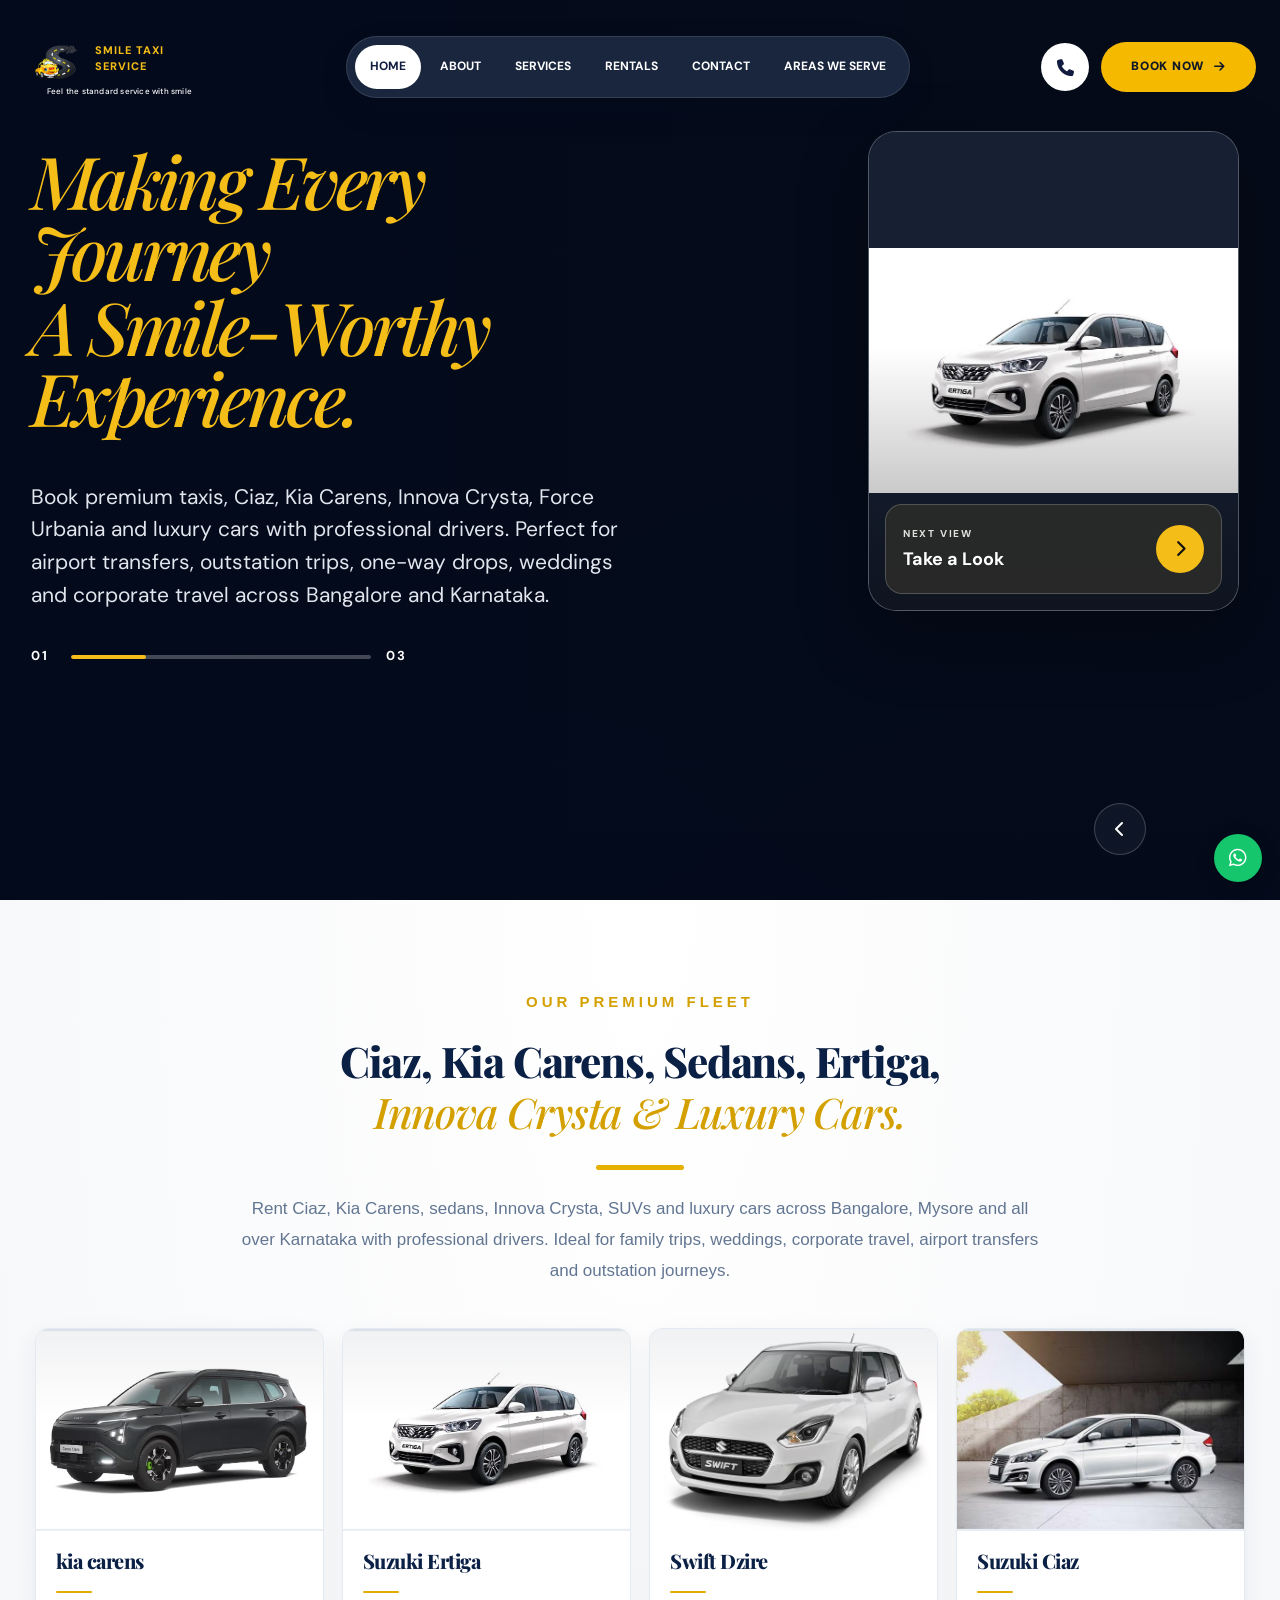
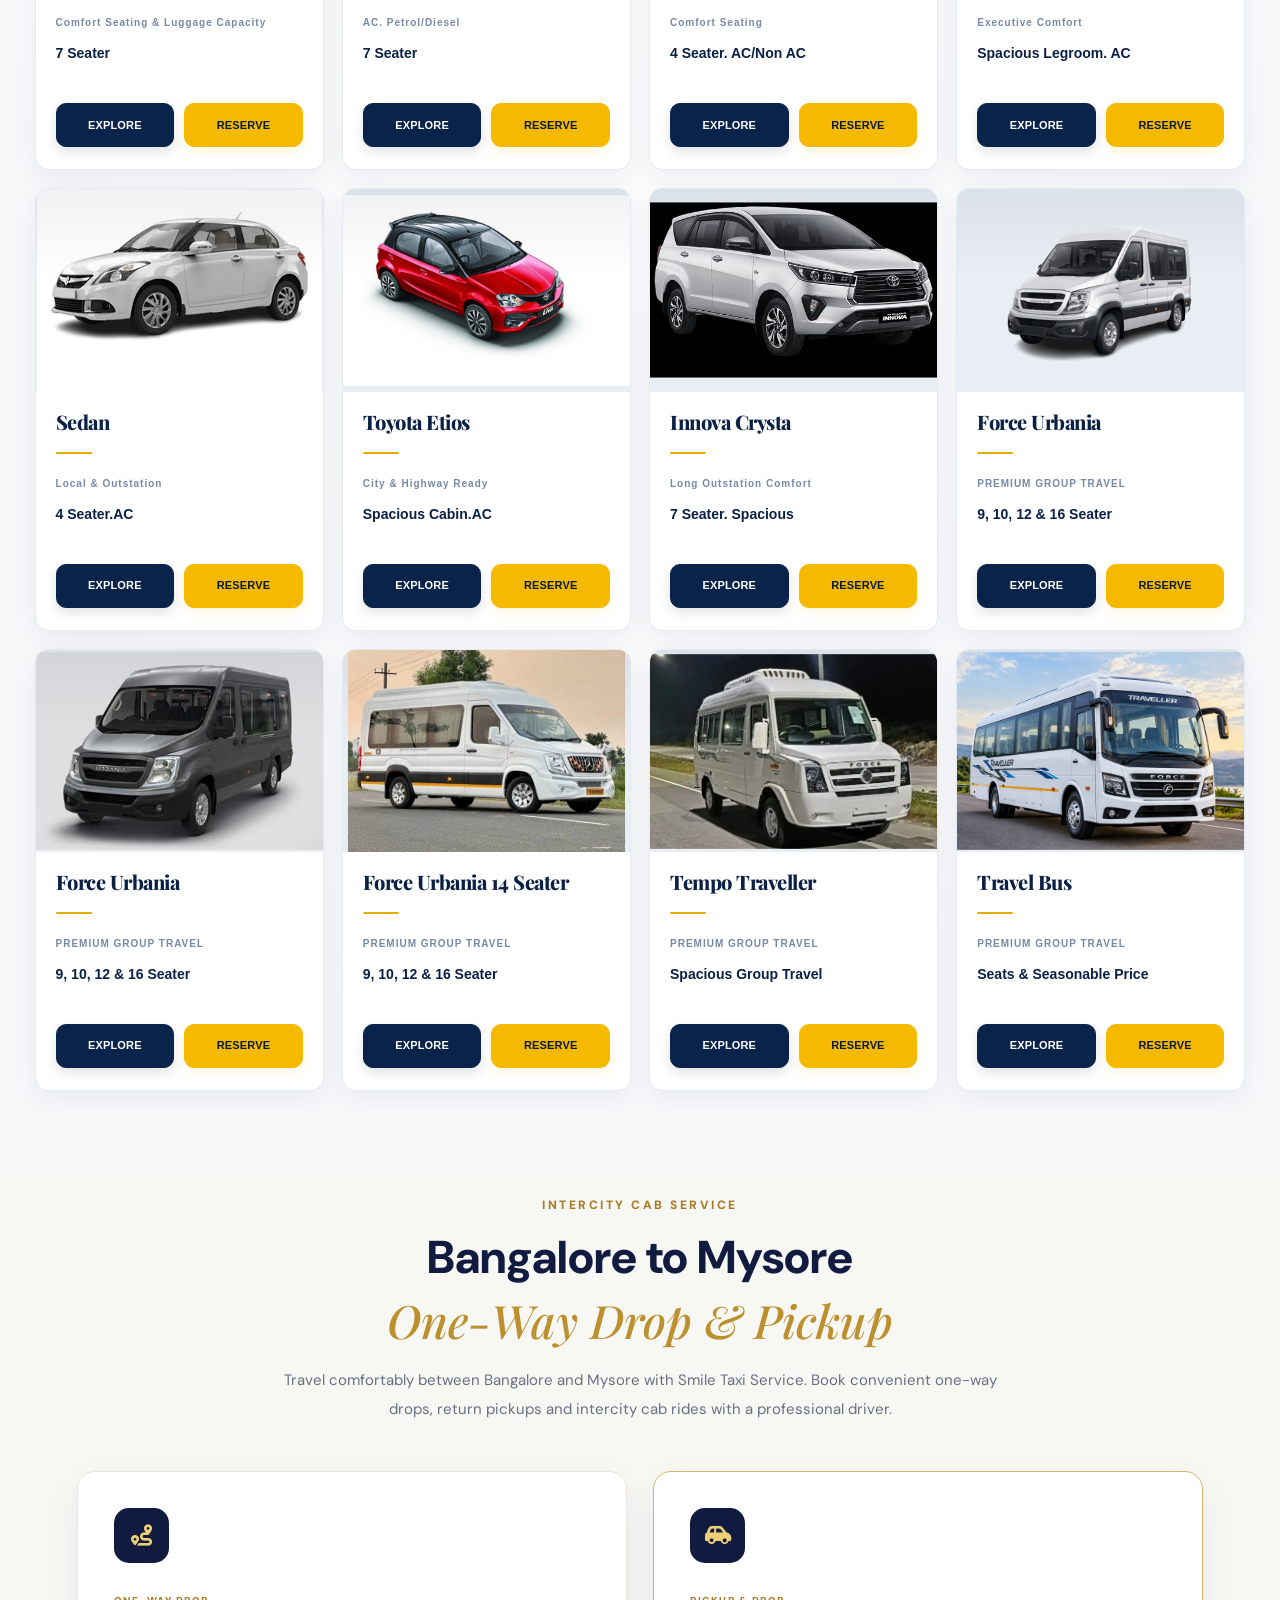
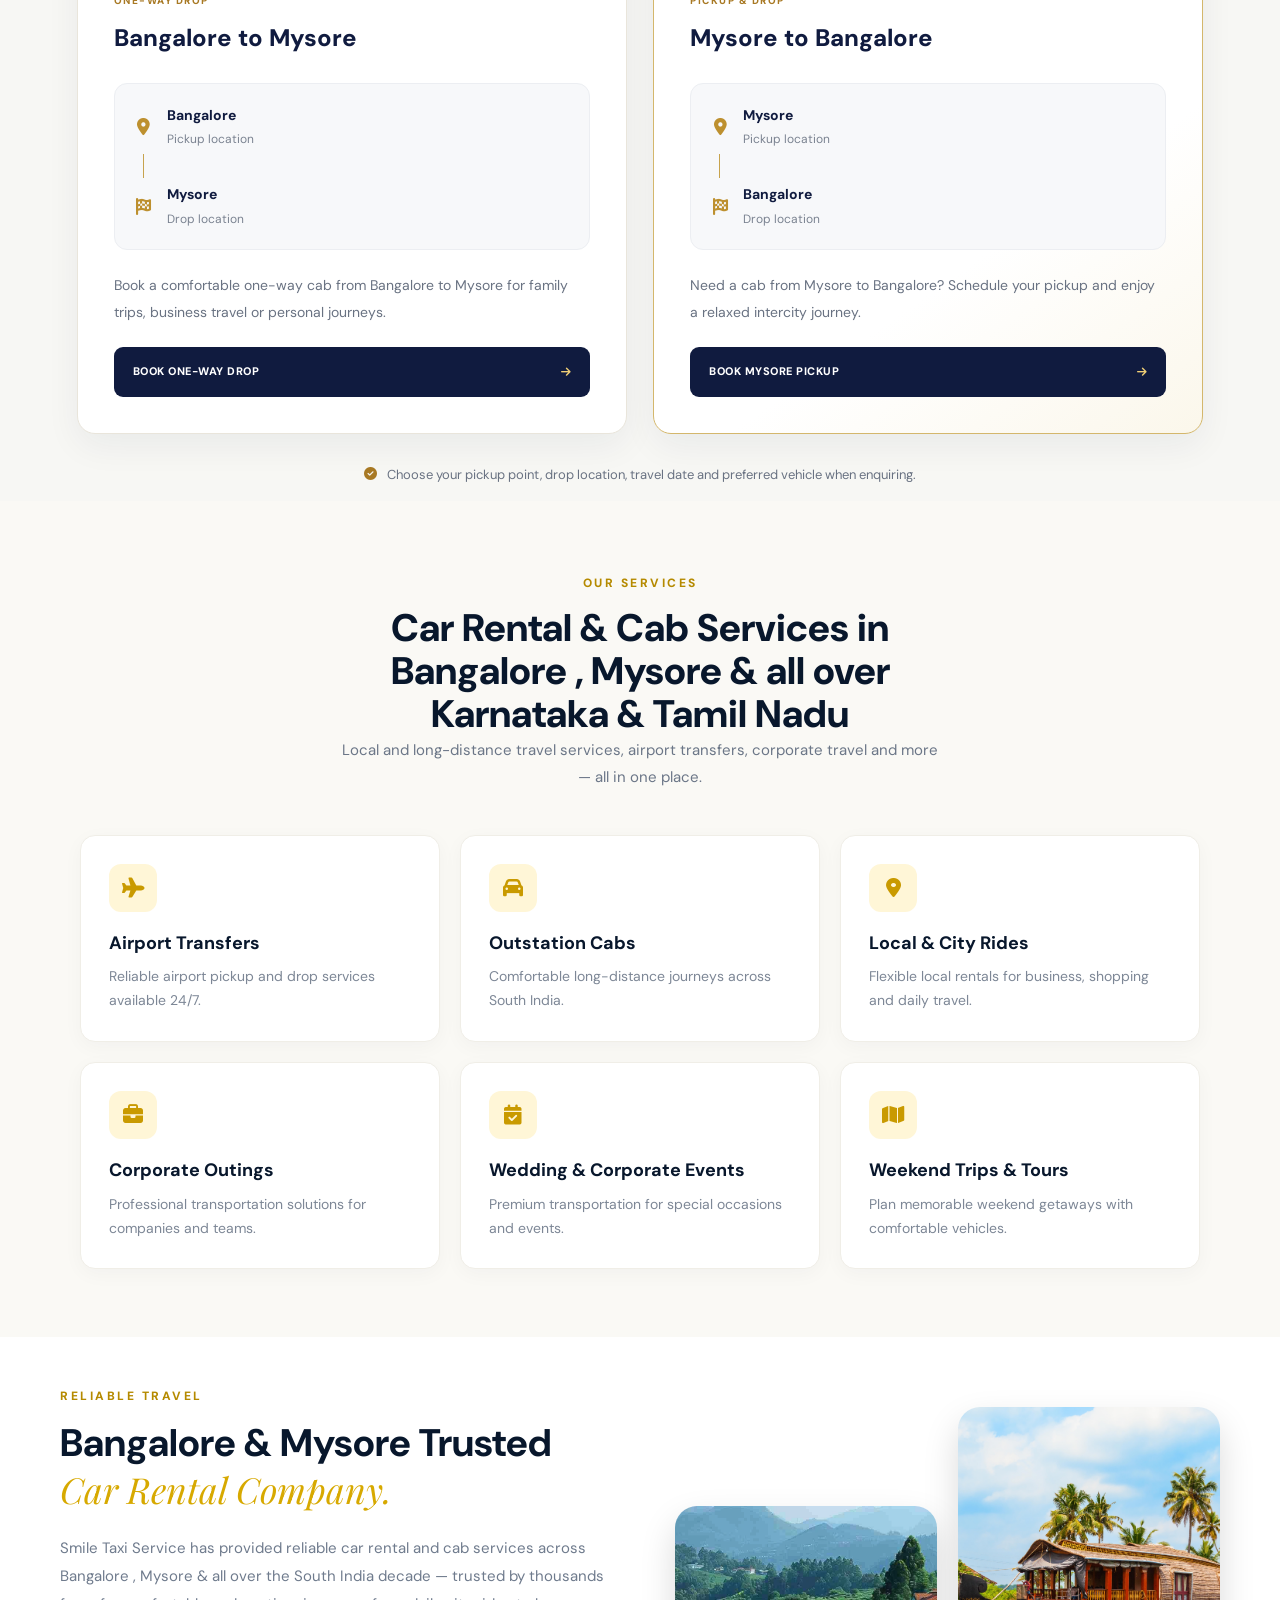
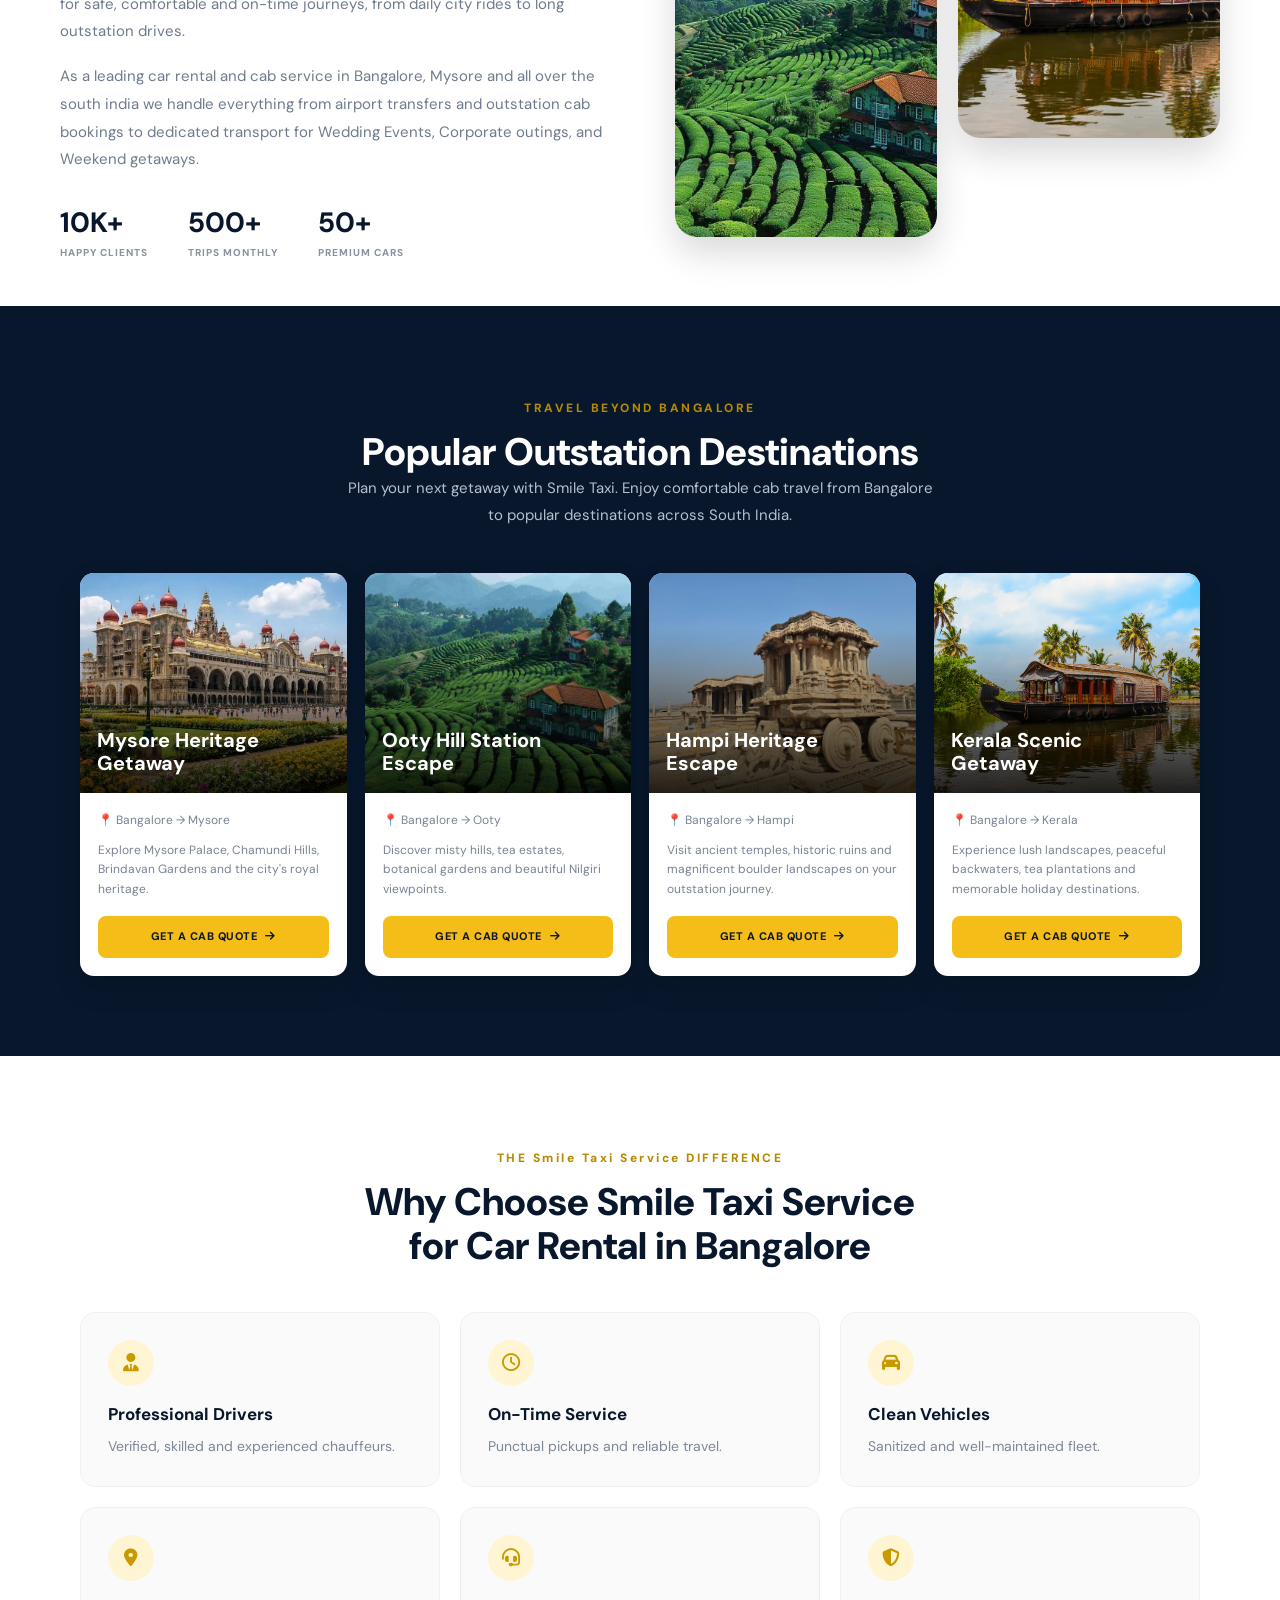
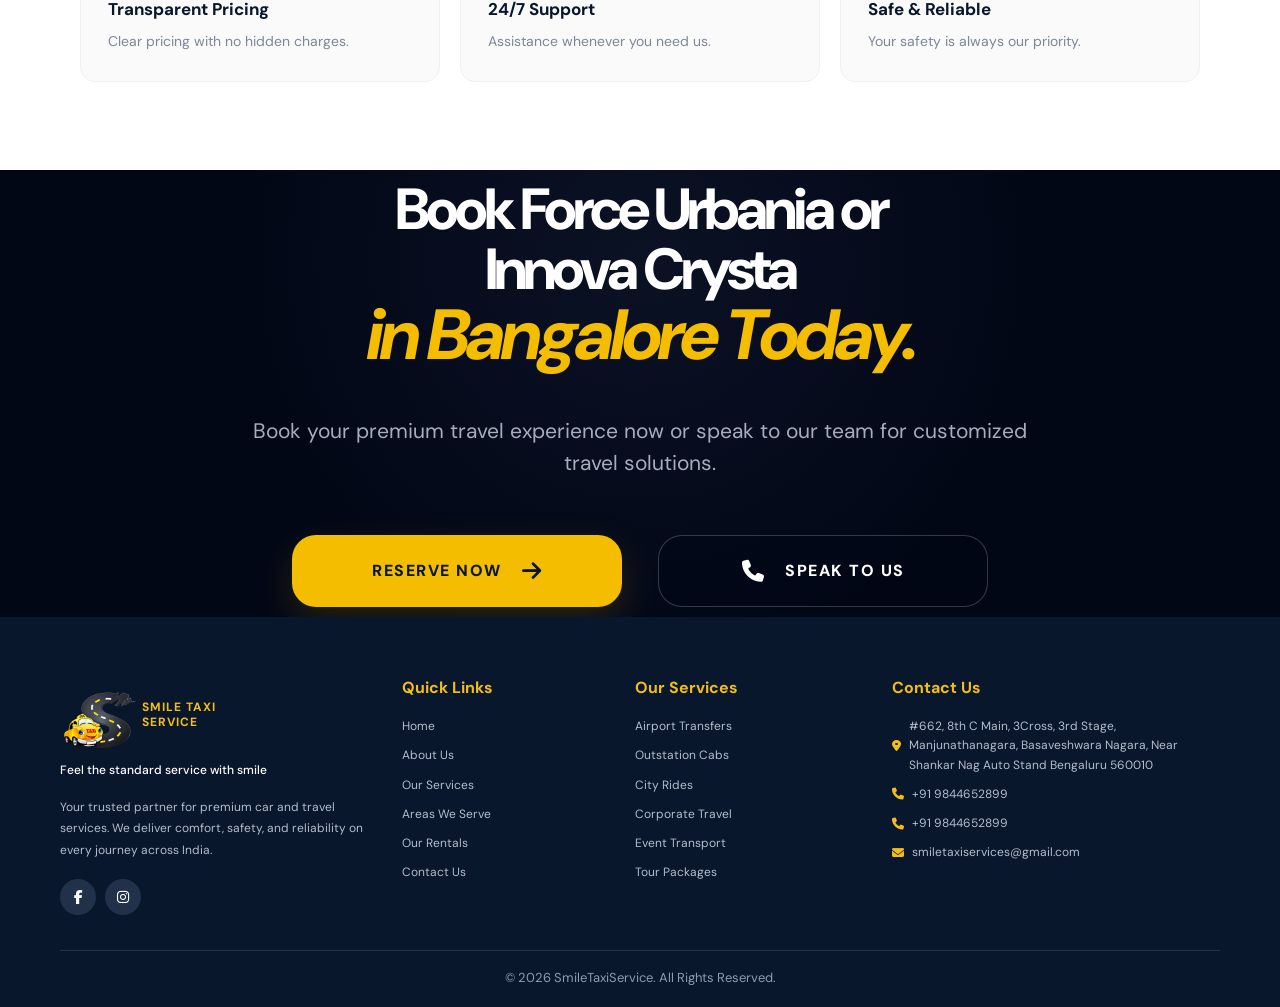
<file: index.html>
<!DOCTYPE html>
<html lang="en">

<head>

    <meta charset="UTF-8">

    <meta name="viewport" content="width=device-width, initial-scale=1.0">

    <title>Smile Taxi Service | Premium Car Rental in Bangalore</title>

    <!-- CSS -->
    <link rel="stylesheet" href="./style.css">
<link rel="stylesheet" href="./header.css">
<link rel="stylesheet" href="./responsive.css">


    <!-- Google Fonts -->
    <link rel="preconnect" href="https://fonts.googleapis.com">
    <link rel="preconnect" href="https://fonts.gstatic.com" crossorigin>

    <link
        href="https://fonts.googleapis.com/css2?family=DM+Sans:wght@400;500;600;700;800&family=Playfair+Display:ital,wght@500;600&display=swap"
        rel="stylesheet">

    <!-- Font Awesome -->
    <link
        rel="stylesheet"
        href="https://cdnjs.cloudflare.com/ajax/libs/font-awesome/6.6.0/css/all.min.css">

</head>


<body>

<div id="siteHeader"></div>

<script src="./header.js"></script>


<!-- ================= HERO ================= -->

<section class="st-hero">
<div class="st-hero-video">

    <!-- Desktop video -->
    <video class="st-video-desktop"
           autoplay muted loop playsinline preload="metadata">
        <source src="assets/video.mp4"
                type="video/mp4">
    </video>

    <!-- Mobile vertical video (9:16) -->
    <video class="st-video-mobile"
           autoplay muted loop playsinline preload="metadata">
        <source src="assets/video1.mp4"
                type="video/mp4">
    </video>

</div>

  <!-- DARK OVERLAY -->
  <div class="st-overlay"></div>


  <!-- HERO TEXT -->
  <div class="st-hero-content">

   <h1 class="st-title">
    Making Every Journey<br>
    <span>A Smile-Worthy Experience.</span>
</h1>

    <p class="st-description">
   Book premium taxis, Ciaz, Kia Carens, Innova Crysta, Force Urbania and luxury cars with professional drivers. Perfect for airport transfers, outstation trips, one-way drops, weddings and corporate travel across Bangalore and Karnataka.
    </p>


    <!-- SLIDE COUNTER -->
    <div class="st-slider-info">

      <span class="st-current">01</span>

      <div class="st-progress">
        <span></span>
      </div>

      <span class="st-total">03</span>

    </div>

  </div>


  <!-- RIGHT PREVIEW CARD -->
 <!-- RIGHT PREVIEW CARD -->
<div class="st-preview">

    <div class="st-preview-image">
        <img
            class="st-preview-img"
            src="assets/images/urbania-16.jpg"
            alt="Smile Taxi">
    </div>

    <div class="st-preview-info">

        <div>
            <small>NEXT VIEW</small>
            <strong>Take a Look</strong>
        </div>

        <button class="st-next" type="button">
            <i class="fa-solid fa-chevron-right"></i>
        </button>

    </div>

</div>

<!-- PREVIOUS BUTTON -->
<button class="st-prev" type="button">
    <i class="fa-solid fa-chevron-left"></i>
</button>



</section>


<section class="fleet-section" id="fleet">


<div class="fleet-heading">

    <span class="fleet-label">OUR PREMIUM FLEET</span>

    <h2>
        Ciaz, Kia Carens, Sedans, Ertiga,
        <br>
        <em>Innova Crysta &amp; Luxury Cars.</em>
    </h2>

    <div class="fleet-line"></div>

    <p>
        Rent Ciaz, Kia Carens, sedans, Innova Crysta, SUVs and
        luxury cars across Bangalore, Mysore and all over Karnataka
        with professional drivers. Ideal for family trips, weddings, 
        corporate travel, airport transfers and outstation journeys.
    </p>

</div>



    <div class="fleet-grid">

        <!-- CARD 1 -->
        <div class="fleet-card">

            <div class="fleet-image">

                <img
                    src="assets/images/kia cranes clavis.jpg"
                    class="fleet-bg"
                    alt="Urbania 10 Seater">

                <div class="fleet-dark"></div>

            

                <div class="fleet-white-fade"></div>

               

            </div>


            <div class="fleet-content">

                <h3>kia carens</h3>

                <div class="fleet-divider"></div>

                <span class="local-text">
                    Comfort Seating & Luggage Capacity
                </span>

                <strong class="fleet-price">
                    7 Seater
                </strong>

                <div class="fleet-buttons">

                    <a href="rentals.html" class="explore-btn">
                        EXPLORE
                    </a>

                    <a href="./enquiry.html" class="reserve-btn">
                        RESERVE
                    </a>

                </div>

            </div>

        </div>


        <!-- CARD 2 -->
        <div class="fleet-card">

            <div class="fleet-image">

                <img
                    src="assets/images/suzukiErtiga.jpg"
                    class="fleet-bg"
                    alt="Urbania 10 Seater">

                <div class="fleet-dark"></div>

                

                <div class="fleet-white-fade"></div>

               

            </div>

            


            <div class="fleet-content">

                <h3>Suzuki Ertiga</h3>

                <div class="fleet-divider"></div>

                <span class="local-text">
                    AC. Petrol/Diesel
                </span>

                <strong class="fleet-price">
                    7 Seater
                </strong>

                <div class="fleet-buttons">

                    <a href="rentals.html" class="explore-btn">
                        EXPLORE
                    </a>

                    <a href="./enquiry.html" class="reserve-btn">
                        RESERVE
                    </a>

                </div>

            </div>

        </div>


        <!-- CARD 3 -->
        <div class="fleet-card">

            <div class="fleet-image">

                <img
                    src="assets/images/swift-dzire.jpg"
                    class="fleet-bg"
                    alt="Urbania 12 Seater">

                <div class="fleet-dark"></div>


                <div class="fleet-white-fade"></div>

              

            </div>


            <div class="fleet-content">

                <h3>Swift Dzire</h3>

                <div class="fleet-divider"></div>

                <span class="local-text">
                    Comfort Seating
                </span>

                <strong class="fleet-price">
                    4 Seater. AC/Non AC
                </strong>

                <div class="fleet-buttons">

                    <a href="rentals.html" class="explore-btn">
                        EXPLORE
                    </a>

                    <a href="./enquiry.html" class="reserve-btn">
                        RESERVE
                    </a>

                </div>

            </div>

        </div>



 <!-- CARD 2 -->
        <div class="fleet-card">

            <div class="fleet-image">

                <img
                    src="assets/images/Suzukiciaz.jpg"
                    class="fleet-bg"
                    alt="Urbania 10 Seater">

                <div class="fleet-dark"></div>

                <div class="fleet-white-fade"></div>

               

            </div>


            <div class="fleet-content">

                <h3>Suzuki Ciaz</h3>

                <div class="fleet-divider"></div>

                <span class="local-text">
                    Executive Comfort
                </span>

                <strong class="fleet-price">
                    Spacious Legroom. AC
                </strong>

                <div class="fleet-buttons">

                    <a href="rentals.html" class="explore-btn">
                        EXPLORE
                    </a>

                    <a href="./enquiry.html" class="reserve-btn">
                        RESERVE
                    </a>

                </div>

            </div>

        </div>


        
        
 <!-- CARD 2 -->
        <div class="fleet-card">

            <div class="fleet-image">

                <img
                    src="assets/images/sedan.jpg"
                    class="fleet-bg"
                    alt="Urbania 10 Seater">

                <div class="fleet-dark"></div>

                <div class="fleet-white-fade"></div>

               

            </div>


            <div class="fleet-content">

                <h3>Sedan</h3>

                <div class="fleet-divider"></div>

                <span class="local-text">
                    Local & Outstation
                </span>

                <strong class="fleet-price">
                    4 Seater.AC
                </strong>

                <div class="fleet-buttons">

                    <a href="rentals.html" class="explore-btn">
                        EXPLORE
                    </a>

                    <a href="./enquiry.html" class="reserve-btn">
                        RESERVE
                    </a>

                </div>

            </div>

        </div>

         <!-- CARD 2 -->
        <div class="fleet-card">

            <div class="fleet-image">

                <img
                    src="assets/images/etios.jpg"
                    class="fleet-bg"
                    alt="Urbania 10 Seater">

                <div class="fleet-dark"></div>

                <div class="fleet-white-fade"></div>

                

            </div>


            <div class="fleet-content">

                <h3>Toyota Etios</h3>

                <div class="fleet-divider"></div>

                <span class="local-text">
                   City & Highway Ready
                </span>

                <strong class="fleet-price">
                    Spacious Cabin.AC
                </strong>

                <div class="fleet-buttons">

                    <a href="rentals.html" class="explore-btn">
                        EXPLORE
                    </a>

                    <a href="./enquiry.html" class="reserve-btn">
                        RESERVE
                    </a>

                </div>

            </div>

        </div>

         <!-- CARD 2 -->
        <div class="fleet-card">

            <div class="fleet-image">

                <img
                    src="assets/images/InnovaCrysta.jpg"
                    class="fleet-bg"
                    alt="Urbania 10 Seater">

                <div class="fleet-dark"></div>

                <div class="fleet-white-fade"></div>

               

            </div>


            <div class="fleet-content">

                <h3>Innova Crysta</h3>

                <div class="fleet-divider"></div>

                <span class="local-text">
                     Long Outstation Comfort
                </span>

                <strong class="fleet-price">
                    7 Seater. Spacious
                </strong>

                <div class="fleet-buttons">

                    <a href="rentals.html" class="explore-btn">
                        EXPLORE
                    </a>

                    <a href="./enquiry.html" class="reserve-btn">
                        RESERVE
                    </a>

                </div>

            </div>

        </div>

        
<!-- FORCE URBANIA -->
<div class="fleet-card">
    <div class="fleet-image">
        <img
            src="assets/images/Urbania.jpg"
            class="fleet-bg"
            alt="Force Urbania premium passenger van">

        <div class="fleet-dark"></div>
        <div class="fleet-white-fade"></div>
    </div>

    <div class="fleet-content">
        <h3>Force Urbania</h3>

        <div class="fleet-divider"></div>

        <span class="local-text">
            PREMIUM GROUP TRAVEL
        </span>

        <strong class="fleet-price">
            9, 10, 12 &amp; 16 Seater
        </strong>

        <div class="fleet-buttons">
            <a href="rentals.html" class="explore-btn">
                EXPLORE
            </a>

            <a href="./enquiry.html" class="reserve-btn">
                RESERVE
            </a>
        </div>
    </div>
</div>

    
<!-- FORCE URBANIA -->
<div class="fleet-card">
    <div class="fleet-image">
        <img
            src="assets/images/urbania1.jpg"
            class="fleet-bg"
            alt="Force Urbania premium passenger van">

        <div class="fleet-dark"></div>
        <div class="fleet-white-fade"></div>
    </div>

    <div class="fleet-content">
        <h3>Force Urbania</h3>

        <div class="fleet-divider"></div>

        <span class="local-text">
            PREMIUM GROUP TRAVEL
        </span>

        <strong class="fleet-price">
            9, 10, 12 &amp; 16 Seater
        </strong>

        <div class="fleet-buttons">
            <a href="rentals.html" class="explore-btn">
                EXPLORE
            </a>

            <a href="./enquiry.html" class="reserve-btn">
                RESERVE
            </a>
        </div>
    </div>
</div>

    
<!-- FORCE URBANIA -->
<div class="fleet-card">
    <div class="fleet-image">
        <img
            src="assets/images/urbania2.jpeg"
            class="fleet-bg"
            alt="Force Urbania premium passenger van">

        <div class="fleet-dark"></div>
        <div class="fleet-white-fade"></div>
    </div>

    <div class="fleet-content">
        <h3>Force Urbania 14 Seater</h3>

        <div class="fleet-divider"></div>

        <span class="local-text">
            PREMIUM GROUP TRAVEL
        </span>

        <strong class="fleet-price">
            9, 10, 12 &amp; 16 Seater
        </strong>

        <div class="fleet-buttons">
            <a href="rentals.html" class="explore-btn">
                EXPLORE
            </a>

            <a href="./enquiry.html" class="reserve-btn">
                RESERVE
            </a>
        </div>
    </div>
</div>

<!-- TEMPO TRAVELLER / TRAVELLER BUS -->
<div class="fleet-card">
    <div class="fleet-image">
        <img
            src="assets/images/tempo.png"
            class="fleet-bg"
            alt="Tempo Traveller rental for group trips">

        <div class="fleet-dark"></div>
        <div class="fleet-white-fade"></div>
    </div>

    <div class="fleet-content">
        <h3>Tempo Traveller</h3>

        <div class="fleet-divider"></div>

        <span class="local-text">
            PREMIUM GROUP TRAVEL
        </span>

        <strong class="fleet-price">
            Spacious Group Travel
        </strong>

        <div class="fleet-buttons">
            <a href="rentals.html" class="explore-btn">
                EXPLORE
            </a>

            <a href="./enquiry.html" class="reserve-btn">
                RESERVE
            </a>
        </div>
    </div>
</div>


<!-- TRAVEL BUS -->
<div class="fleet-card">

    <div class="fleet-image">

        <img
            src="assets/images/bus.png"
            class="fleet-bg"
            alt="Travel bus rental for group tours and outstation trips">

        <div class="fleet-dark"></div>

        <div class="fleet-white-fade"></div>

    </div>

    <div class="fleet-content">

        <h3>Travel Bus</h3>

        <div class="fleet-divider"></div>

        <span class="local-text">
            PREMIUM GROUP TRAVEL
        </span>

        <strong class="fleet-price">
            Seats & Seasonable Price
        </strong>

        <div class="fleet-buttons">

            <a href="rentals.html" class="explore-btn">
                EXPLORE
            </a>

            <a href="./enquiry.html" class="reserve-btn">
                RESERVE
            </a>

        </div>

    </div>

</div>



    </div>

</section>



<!-- ===============================
 BANGALORE - MYSORE ONE WAY CABS
================================ -->

<section class="mysore-route-section">

    <div class="mysore-route-container">

        <div class="mysore-route-heading">
            <span class="mysore-eyebrow">
                INTERCITY CAB SERVICE
            </span>

            <h2>
                Bangalore to Mysore
                <em>One-Way Drop & Pickup</em>
            </h2>

            <p>
                Travel comfortably between Bangalore and Mysore
                with Smile Taxi Service. Book convenient one-way
                drops, return pickups and intercity cab rides
                with a professional driver.
            </p>
        </div>

        <div class="mysore-route-grid">

            <!-- BANGALORE TO MYSORE -->
            <article class="mysore-route-card">

                <div class="mysore-route-icon">
                    <i class="fa-solid fa-route"></i>
                </div>

                <span class="mysore-route-tag">
                    ONE-WAY DROP
                </span>

                <h3>Bangalore to Mysore</h3>

                <div class="mysore-route-path">
                    <div>
                        <i class="fa-solid fa-location-dot"></i>
                        <span>
                            <strong>Bangalore</strong>
                            <small>Pickup location</small>
                        </span>
                    </div>

                    <span class="mysore-route-line"></span>

                    <div>
                        <i class="fa-solid fa-flag-checkered"></i>
                        <span>
                            <strong>Mysore</strong>
                            <small>Drop location</small>
                        </span>
                    </div>
                </div>

                <p>
                    Book a comfortable one-way cab from Bangalore
                    to Mysore for family trips, business travel
                    or personal journeys.
                </p>

                <a href="./enquiry.html?route=bangalore-to-mysore"
                   class="mysore-route-btn">
                    BOOK ONE-WAY DROP
                    <i class="fa-solid fa-arrow-right"></i>
                </a>

            </article>


            <!-- MYSORE TO BANGALORE -->
            <article class="mysore-route-card featured">

                <div class="mysore-route-icon">
                    <i class="fa-solid fa-car-side"></i>
                </div>

                <span class="mysore-route-tag">
                    PICKUP & DROP
                </span>

                <h3>Mysore to Bangalore</h3>

                <div class="mysore-route-path">
                    <div>
                        <i class="fa-solid fa-location-dot"></i>
                        <span>
                            <strong>Mysore</strong>
                            <small>Pickup location</small>
                        </span>
                    </div>

                    <span class="mysore-route-line"></span>

                    <div>
                        <i class="fa-solid fa-flag-checkered"></i>
                        <span>
                            <strong>Bangalore</strong>
                            <small>Drop location</small>
                        </span>
                    </div>
                </div>

                <p>
                    Need a cab from Mysore to Bangalore?
                    Schedule your pickup and enjoy a relaxed
                    intercity journey.
                </p>

                <a href="./enquiry.html?route=mysore-to-bangalore"
                   class="mysore-route-btn">
                    BOOK MYSORE PICKUP
                    <i class="fa-solid fa-arrow-right"></i>
                </a>

            </article>

        </div>

        <div class="mysore-route-note">
            <i class="fa-solid fa-circle-check"></i>
            <span>
                Choose your pickup point, drop location,
                travel date and preferred vehicle when enquiring.
            </span>
        </div>

    </div>

</section>



<!-- =========================================================
     5. SERVICES
========================================================= -->

<section class="services section">


    <!-- SERVICES TITLE -->

    <div class="section-head">

        <span>
            OUR SERVICES
        </span>


        <h2>
            Car Rental &amp; Cab Services in<br>
            Bangalore , Mysore & all over Karnataka & Tamil Nadu 
        </h2>


        <p>
            Local and long-distance travel services,
            airport transfers, corporate travel and more —
            all in one place.
        </p>

    </div>



    <!-- SERVICE CARDS -->

    <div class="service-grid">


        <!-- SERVICE 1 -->

        <article>

            <i class="fa-solid fa-plane"></i>

            <h3>
                Airport Transfers
            </h3>

            <p>
                Reliable airport pickup and drop
                services available 24/7.
            </p>

        </article>



        <!-- SERVICE 2 -->

        <article>

            <i class="fa-solid fa-car"></i>

            <h3>
                Outstation Cabs
            </h3>

            <p>
                Comfortable long-distance journeys
                across South India.
            </p>

        </article>



        <!-- SERVICE 3 -->

        <article>

            <i class="fa-solid fa-location-dot"></i>

            <h3>
                Local &amp; City Rides
            </h3>

            <p>
                Flexible local rentals for business,
                shopping and daily travel.
            </p>

        </article>



        <!-- SERVICE 4 -->

        <article>

            <i class="fa-solid fa-briefcase"></i>

            <h3>
                Corporate Outings
            </h3>

            <p>
                Professional transportation solutions
                for companies and teams.
            </p>

        </article>



        <!-- SERVICE 5 -->

        <article>

            <i class="fa-solid fa-calendar-check"></i>

            <h3>
                Wedding &amp; Corporate Events
            </h3>

            <p>
                Premium transportation for special
                occasions and events.
            </p>

        </article>



        <!-- SERVICE 6 -->

        <article>

            <i class="fa-solid fa-map"></i>

            <h3>
                Weekend Trips &amp; Tours
            </h3>

            <p>
                Plan memorable weekend getaways
                with comfortable vehicles.
            </p>

        </article>

    </div>

</section>




<!-- =========================================================
     4. ABOUT Smile Taxi 
========================================================= -->

<section class="about section">


    <!-- ABOUT CONTENT -->

    <div class="about-copy">

        <span>
            RELIABLE TRAVEL
        </span>


        <h2>

            Bangalore & Mysore Trusted<br>

            <em>
                Car Rental Company.
            </em>

        </h2>


        <p>
            Smile Taxi Service has provided reliable car rental
            and cab services across Bangalore , Mysore & all over the South India 
            decade — trusted by thousands for safe, comfortable
            and on-time journeys, from daily city rides to long
            outstation drives.
        </p>


        <p>
            As a leading car rental and cab service in Bangalore, Mysore and all over the south india 
            we handle everything from airport transfers and
            outstation cab bookings to dedicated transport for
            Wedding Events, Corporate outings, and Weekend
            getaways.
        </p>



        <!-- STATISTICS -->

        <div class="stats">


            <div>

                <b>
                    10K+
                </b>

                <small>
                    HAPPY CLIENTS
                </small>

            </div>


            <div>

                <b>
                    500+
                </b>

                <small>
                    TRIPS MONTHLY
                </small>

            </div>


            <div>

                <b>
                    50+
                </b>

                <small>
                    PREMIUM CARS
                </small>

            </div>


        </div>

    </div>



    <!-- ABOUT IMAGES -->

    <div class="about-pics">

        <img
            class="pic-one"
            src="assets/images/ooty.jpg"
            alt="Ooty">


        <img
            class="pic-two"
            src="assets/images/kerala.jpg"
            alt="Kerala">

    </div>


    
</section>


<!-- =========================================================
     6. POPULAR OUTSTATION DESTINATIONS
========================================================= -->

<section class="tours section">

    <!-- SECTION TITLE -->

    <div class="section-head dark">

        <span>
            TRAVEL BEYOND BANGALORE
        </span>

        <h2>
            Popular Outstation Destinations
        </h2>

        <p>
            Plan your next getaway with Smile Taxi.
            Enjoy comfortable cab travel from Bangalore
            to popular destinations across South India.
        </p>

    </div>

    <!-- DESTINATION CARDS -->

    <div class="tour-grid">

        <!-- MYSORE -->

        <article class="tour-card">

            <div class="tour-image">

                <img
                    src="assets/images/mysore.jpg"
                    alt="Mysore Palace and heritage attractions">

                <h3>
                    Mysore Heritage<br>
                    Getaway
                </h3>

            </div>

            <div class="tour-body">

                <p>
                    📍 Bangalore → Mysore
                </p>

                <p>
                    Explore Mysore Palace, Chamundi Hills,
                    Brindavan Gardens and the city's
                    royal heritage.
                </p>

                <a href="./enquiry.html">
                    GET A CAB QUOTE
                    <i class="fa-solid fa-arrow-right"></i>
                </a>

            </div>

        </article>

        <!-- OOTY -->

        <article class="tour-card">

            <div class="tour-image">

                <img
                    src="assets/images/ooty.jpg"
                    alt="Ooty hill station and scenic mountains">

                <h3>
                    Ooty Hill Station<br>
                    Escape
                </h3>

            </div>

            <div class="tour-body">

                <p>
                    📍 Bangalore → Ooty
                </p>

                <p>
                    Discover misty hills, tea estates,
                    botanical gardens and beautiful
                    Nilgiri viewpoints.
                </p>

                <a href="./enquiry.html">
                    GET A CAB QUOTE
                    <i class="fa-solid fa-arrow-right"></i>
                </a>

            </div>

        </article>

        <!-- HAMPI -->

        <article class="tour-card">

            <div class="tour-image">

                <img
                    src="assets/images/hampi.jpg"
                    alt="Hampi ancient temples and stone ruins">

                <h3>
                    Hampi Heritage<br>
                    Escape
                </h3>

            </div>

            <div class="tour-body">

                <p>
                    📍 Bangalore → Hampi
                </p>

                <p>
                    Visit ancient temples, historic ruins
                    and magnificent boulder landscapes
                    on your outstation journey.
                </p>

                <a href="./enquiry.html">
                    GET A CAB QUOTE
                    <i class="fa-solid fa-arrow-right"></i>
                </a>

            </div>

        </article>

        <!-- KERALA -->

        <article class="tour-card">

            <div class="tour-image">

                <img
                    src="assets/images/kerala.jpg"
                    alt="Kerala backwaters and lush green scenery">

                <h3>
                    Kerala Scenic<br>
                    Getaway
                </h3>

            </div>

            <div class="tour-body">

                <p>
                    📍 Bangalore → Kerala
                </p>

                <p>
                    Experience lush landscapes, peaceful
                    backwaters, tea plantations and
                    memorable holiday destinations.
                </p>

                <a href="./enquiry.html">
                    GET A CAB QUOTE
                    <i class="fa-solid fa-arrow-right"></i>
                </a>

            </div>

        </article>

    </div>

    
</section>


<!-- =========================================================
     7. WHY CHOOSE US
========================================================= -->

<section class="why section">


    <!-- TITLE -->

    <div class="section-head">

        <span>
            THE Smile Taxi Service DIFFERENCE
        </span>


        <h2>
            Why Choose Smile Taxi Service<br>
            for Car Rental in Bangalore
        </h2>

    </div>



    <!-- WHY CARDS -->

    <div class="why-grid">


        <!-- 1 -->

        <article>

            <i class="fa-solid fa-user-tie"></i>

            <h3>
                Professional Drivers
            </h3>

            <p>
                Verified, skilled and experienced
                chauffeurs.
            </p>

        </article>



        <!-- 2 -->

        <article>

            <i class="fa-regular fa-clock"></i>

            <h3>
                On-Time Service
            </h3>

            <p>
                Punctual pickups and reliable travel.
            </p>

        </article>



        <!-- 3 -->

        <article>

            <i class="fa-solid fa-car"></i>

            <h3>
                Clean Vehicles
            </h3>

            <p>
                Sanitized and well-maintained fleet.
            </p>

        </article>



        <!-- 4 -->

        <article>

            <i class="fa-solid fa-location-dot"></i>

            <h3>
                Transparent Pricing
            </h3>

            <p>
                Clear pricing with no hidden charges.
            </p>

        </article>



        <!-- 5 -->

        <article>

            <i class="fa-solid fa-headset"></i>

            <h3>
                24/7 Support
            </h3>

            <p>
                Assistance whenever you need us.
            </p>

        </article>



        <!-- 6 -->

        <article>

            <i class="fa-solid fa-shield-halved"></i>

            <h3>
                Safe &amp; Reliable
            </h3>

            <p>
                Your safety is always our priority.
            </p>

        </article>

    </div>

</section>



<!-- =========================================================
     8. BOOKING CTA
========================================================= -->
<!-- CTA SECTION -->
<section class="st-cta">

    <div class="st-cta-inner">

        <h2>
            Book Force Urbania or<br>
            Innova Crysta<br>
            <span>in Bangalore Today.</span>
        </h2>

        <p>
            Book your premium travel experience now or speak to our
            team for customized travel solutions.
        </p>

        <div class="st-cta-buttons">

            <a href="./enquiry.html" class="st-cta-primary">
                <span>RESERVE NOW</span>
                <i class="fa-solid fa-arrow-right"></i>
            </a>

            <a href="tel:+919844652899" class="st-cta-secondary">
                <i class="fa-solid fa-phone"></i>
                <span>SPEAK TO US</span>
            </a>

        </div>

    </div>

</section>



<!-- =========================================================
     9. FOOTER
========================================================= -->

<footer class="footer">


    <div class="footer-grid">


        <!-- FOOTER BRAND -->

        <div>

            <div class="footer-logo">

             
    <a href="./index.html" class="st-logo">
      <img src="./assets/images/taxi.png" alt="Smile Taxi">
      <span class="st-logo-text">
        SMILE TAXI<br>
        SERVICE
      </span>

      <span class="st-tagline">
        Feel the standard service with smile
    </span>
    </a>

            </div>


            <p>
                Your trusted partner for premium car
                and travel services. We deliver comfort,
                safety, and reliability on every journey
                across India.
            </p>


            <div class="social">

                <a href="#">

                    <i class="fa-brands fa-facebook-f"></i>

                </a>


                <a href="#">

                    <i class="fa-brands fa-instagram"></i>

                </a>

            </div>

        </div>



        <!-- QUICK LINKS -->

        <div>

            <h3>
                Quick Links
            </h3>

 <a href="index.html">
                Home
            </a>
           
            <a href="pages/about.html">
                About Us
            </a>

            <a href="pages/services.html">
                Our Services
            </a>

            <a href="areas.html">
                Areas We Serve
            </a>

            <a href="rentals.html">
                Our Rentals
            </a>

            <a href="contact.html">
                Contact Us
            </a>

        </div>



        <!-- SERVICES -->

        <div>

            <h3>
                Our Services
            </h3>


            <a href="./pages/services.html">
                Airport Transfers
            </a>

            <a href="./pages/services.html">
                Outstation Cabs
            </a>

            <a href="./pages/services.html">
                City Rides
            </a>

            <a href="./pages/services.html">
                Corporate Travel
            </a>

            <a href="./pages/services.html">
                Event Transport
            </a>

           <a href="./pages/services.html">
                Tour Packages
            </a>

        </div>



        <!-- CONTACT -->

        <div class="contact">

            <h3>
                Contact Us
            </h3>


           
            <a href="tel:+91 9844652899">

               <i class="fa-solid fa-location-dot"></i>

                  #662, 8th C Main, 3Cross, 3rd Stage, Manjunathanagara,
Basaveshwara Nagara,
Near Shankar Nag Auto Stand
Bengaluru 560010

            </a>


            <a href="tel:+91 9844652899">

                <i class="fa-solid fa-phone"></i>

                +91 9844652899

            </a>


            <a href="tel:+919844652899">

                <i class="fa-solid fa-phone"></i>

                +91 9844652899


            </a>


            <a href="mailto:smiletaxiservices@gmail.com">

                <i class="fa-solid fa-envelope"></i>

                smiletaxiservices@gmail.com

            </a>

        </div>

    </div>



    <!-- FOOTER BOTTOM -->

    <div class="footer-bottom">

        <span>
            © 2026 SmileTaxiService.
            All Rights Reserved.
        </span>


       

    </div>

</footer>



<!-- =========================================================
     10. FLOATING PHONE + WHATSAPP
========================================================= -->

<div class="floating">


    <a
        class="whatsapp"
        href="https://wa.me/919844652899"
        aria-label="WhatsApp">

        <i class="fa-brands fa-whatsapp"></i>

    </a>

</div>


<script>
document.addEventListener("DOMContentLoaded", function () {

    const slides = document.querySelectorAll(".st-slide");
    const previewImg = document.querySelector(".st-preview-img");

    const nextButton = document.querySelector(".st-next");
    const prevButton = document.querySelector(".st-prev");

    const currentNumber = document.querySelector(".st-current");
    const progressBar = document.querySelector(".st-progress span");

    let current = 0;

    const slideData = [

        {
            background: "assets/images/hero-car.jpg",
            preview: "assets/images/suzukiErtiga.jpg"
        },
        

        {
            background: "assets/images/urbania-12.jpg",
            preview: "assets/images/KiaCarens.jpg"
        },

        {
            background: "assets/images/urbania-12.jpg",
            preview: "assets/images/InnovaCrysta.jpg"
        },

        {
            background: "assets/images/urbania-12.jpg",
            preview: "assets/images/Toyota-Etios.jpg"
        },


    ];


    function changeSlide(index) {

        current =
            (index + slideData.length) %
            slideData.length;


        /* BACKGROUND */

        slides.forEach(function (slide, i) {

            slide.classList.toggle(
                "active",
                i === current
            );

        });


      
/* CARD IMAGE */

previewImg.style.opacity = "0";
previewImg.style.transform = "scale(1)";

setTimeout(function () {
    previewImg.src = slideData[current].preview;
    previewImg.style.opacity = "1";
    previewImg.style.transform = "scale(1)";
}, 300);



        /* COUNTER */

        currentNumber.textContent =
            String(current + 1).padStart(2, "0");


        /* PROGRESS */

        progressBar.style.width =
            ((current + 1) /
            slideData.length * 100) + "%";

    }


    /* NEXT BUTTON */

    nextButton.addEventListener("click", function () {

        changeSlide(current + 1);

        resetTimer();

    });


    /* PREVIOUS BUTTON */

    prevButton.addEventListener("click", function () {

        changeSlide(current - 1);

        resetTimer();

    });


    /* AUTO SLIDE */

    let timer = setInterval(function () {

        changeSlide(current + 1);

    }, 4000);


    function resetTimer() {

        clearInterval(timer);

        timer = setInterval(function () {

            changeSlide(current + 1);

        }, 4000);

    }


    /* START */

    changeSlide(0);

});
</script>

</body>

</html>
</file>
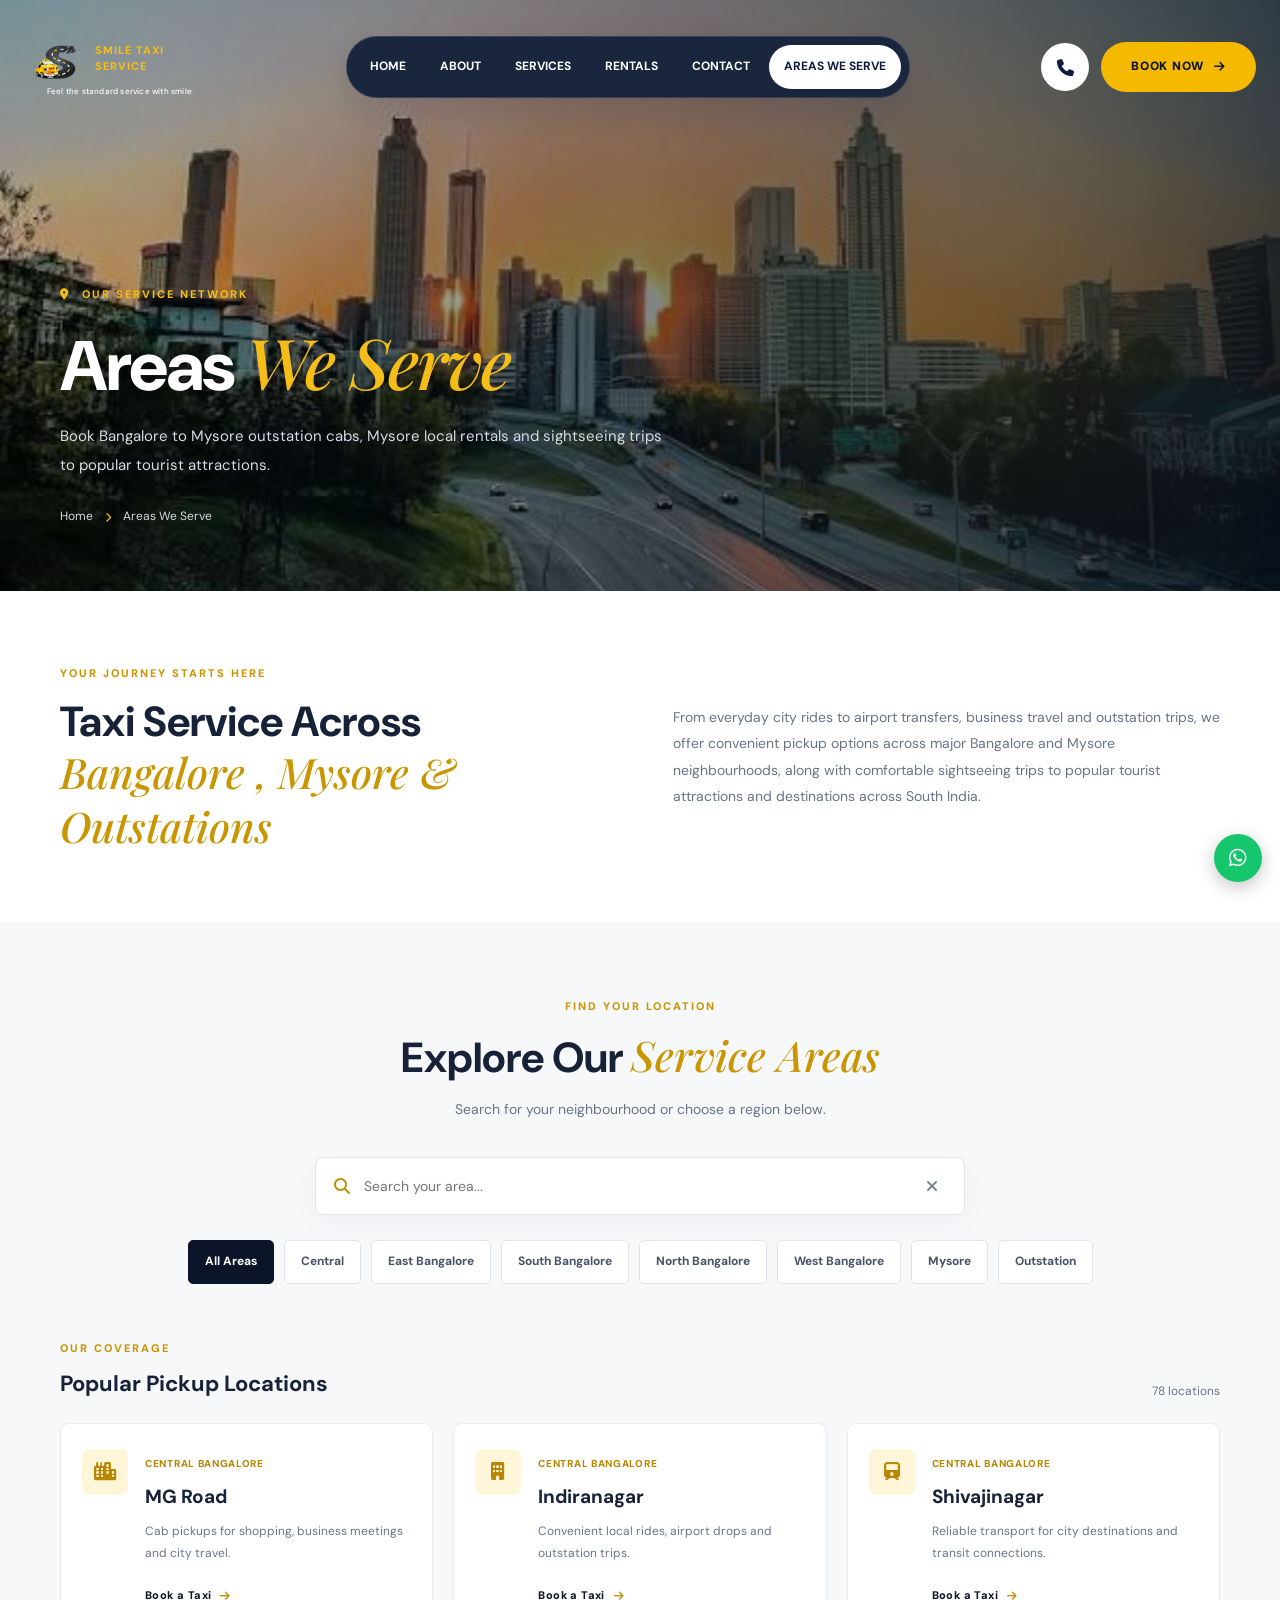
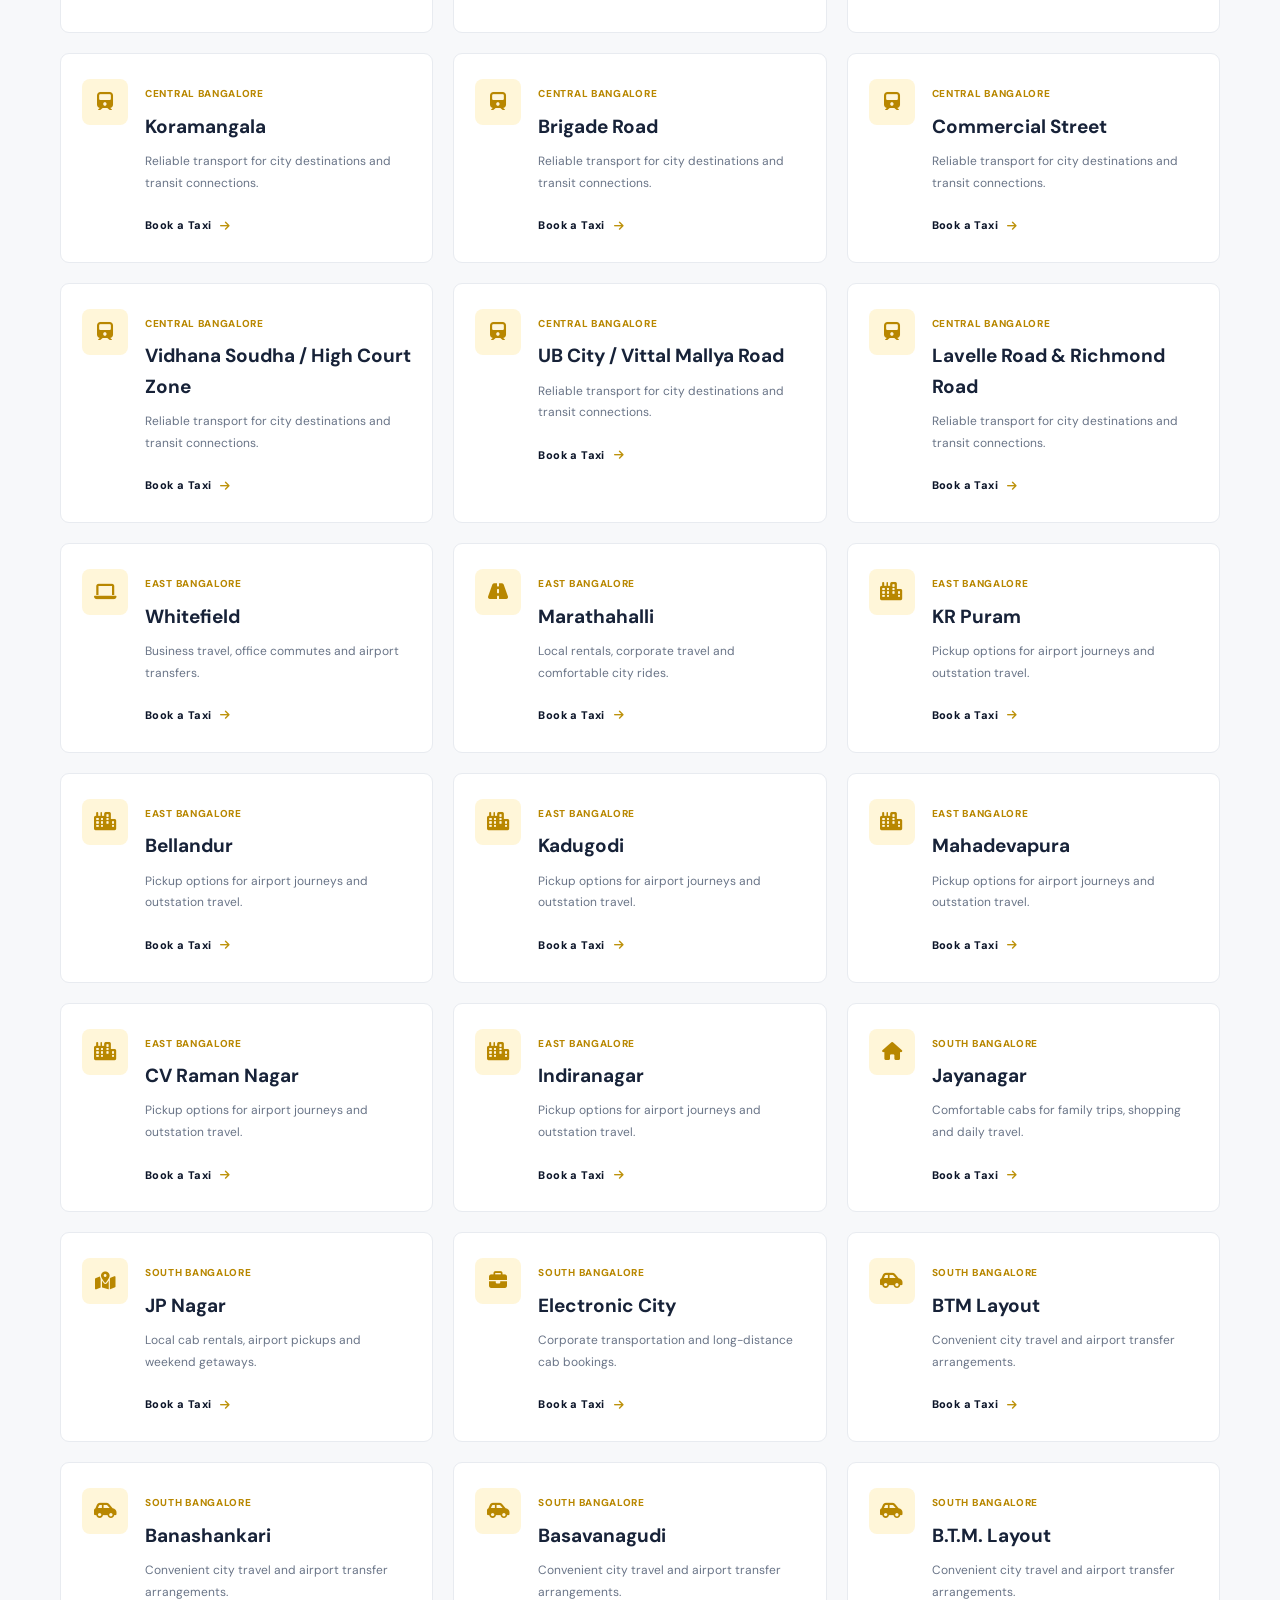
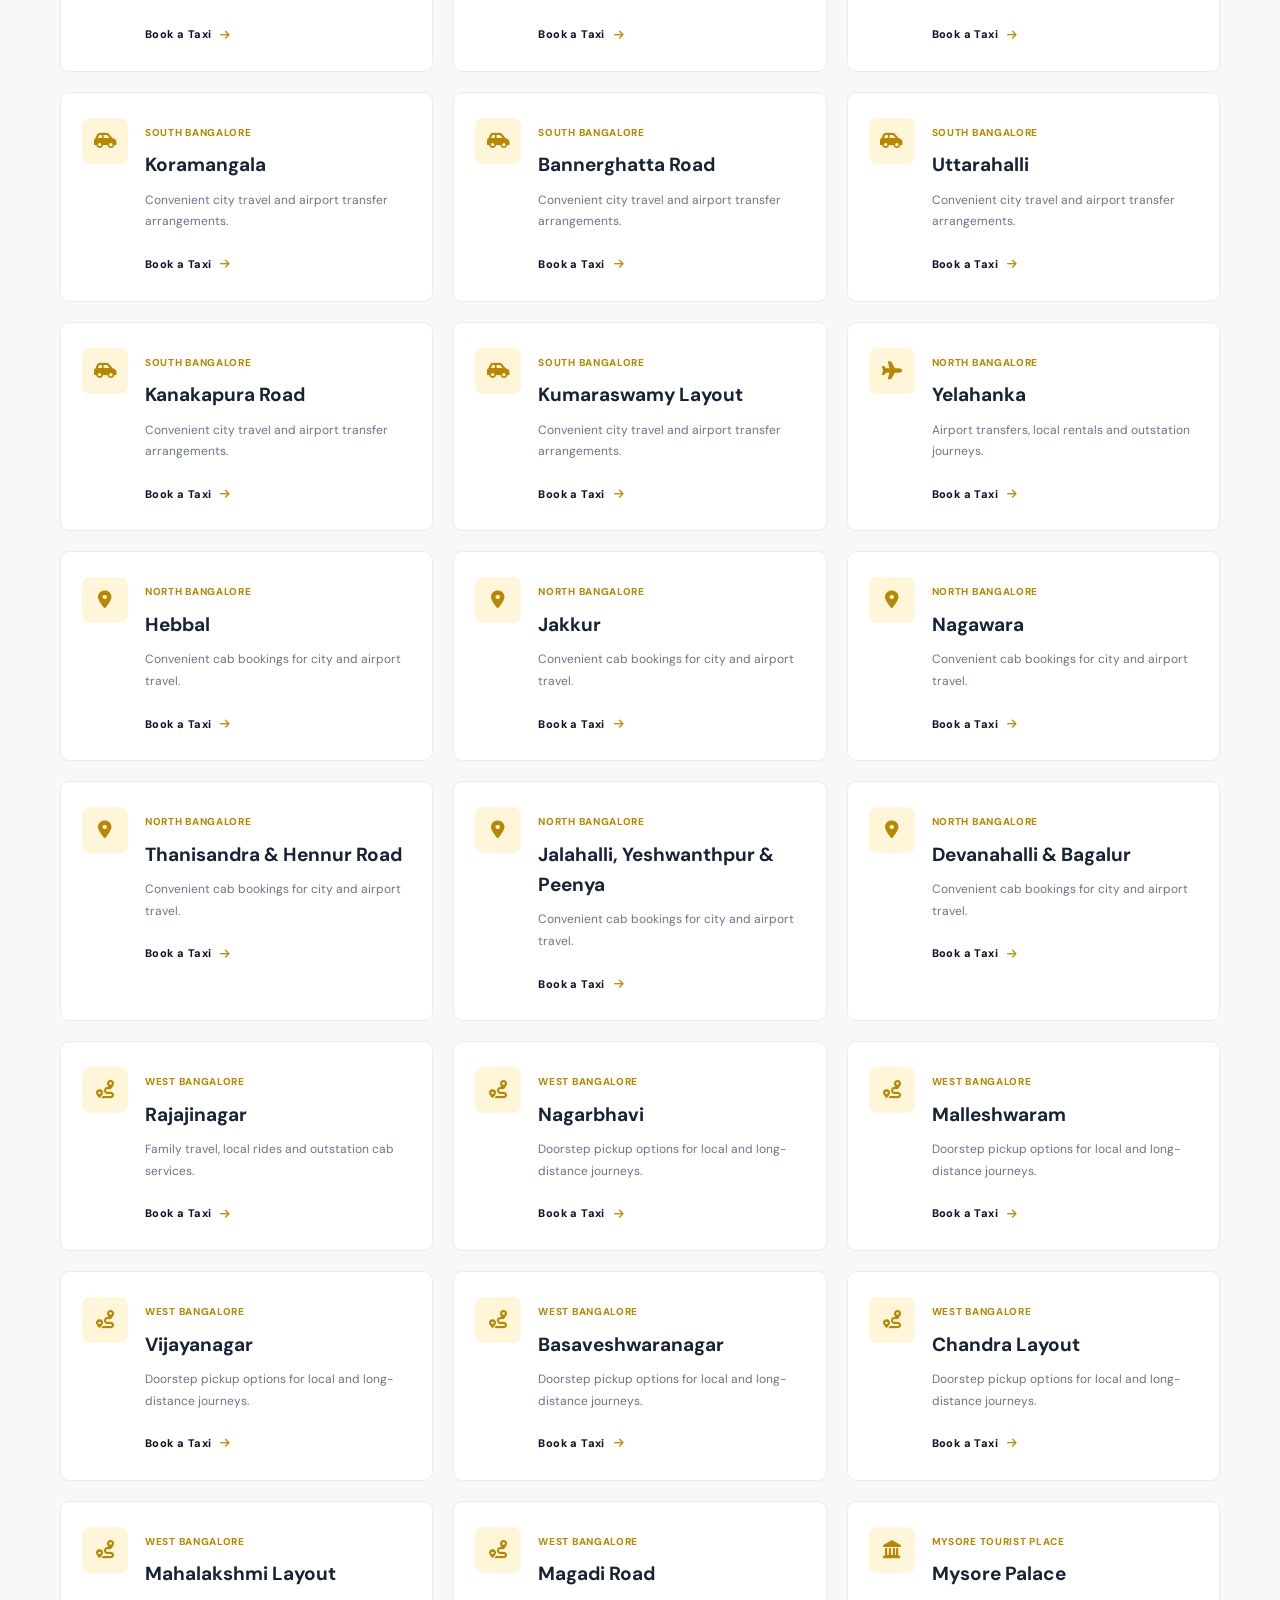
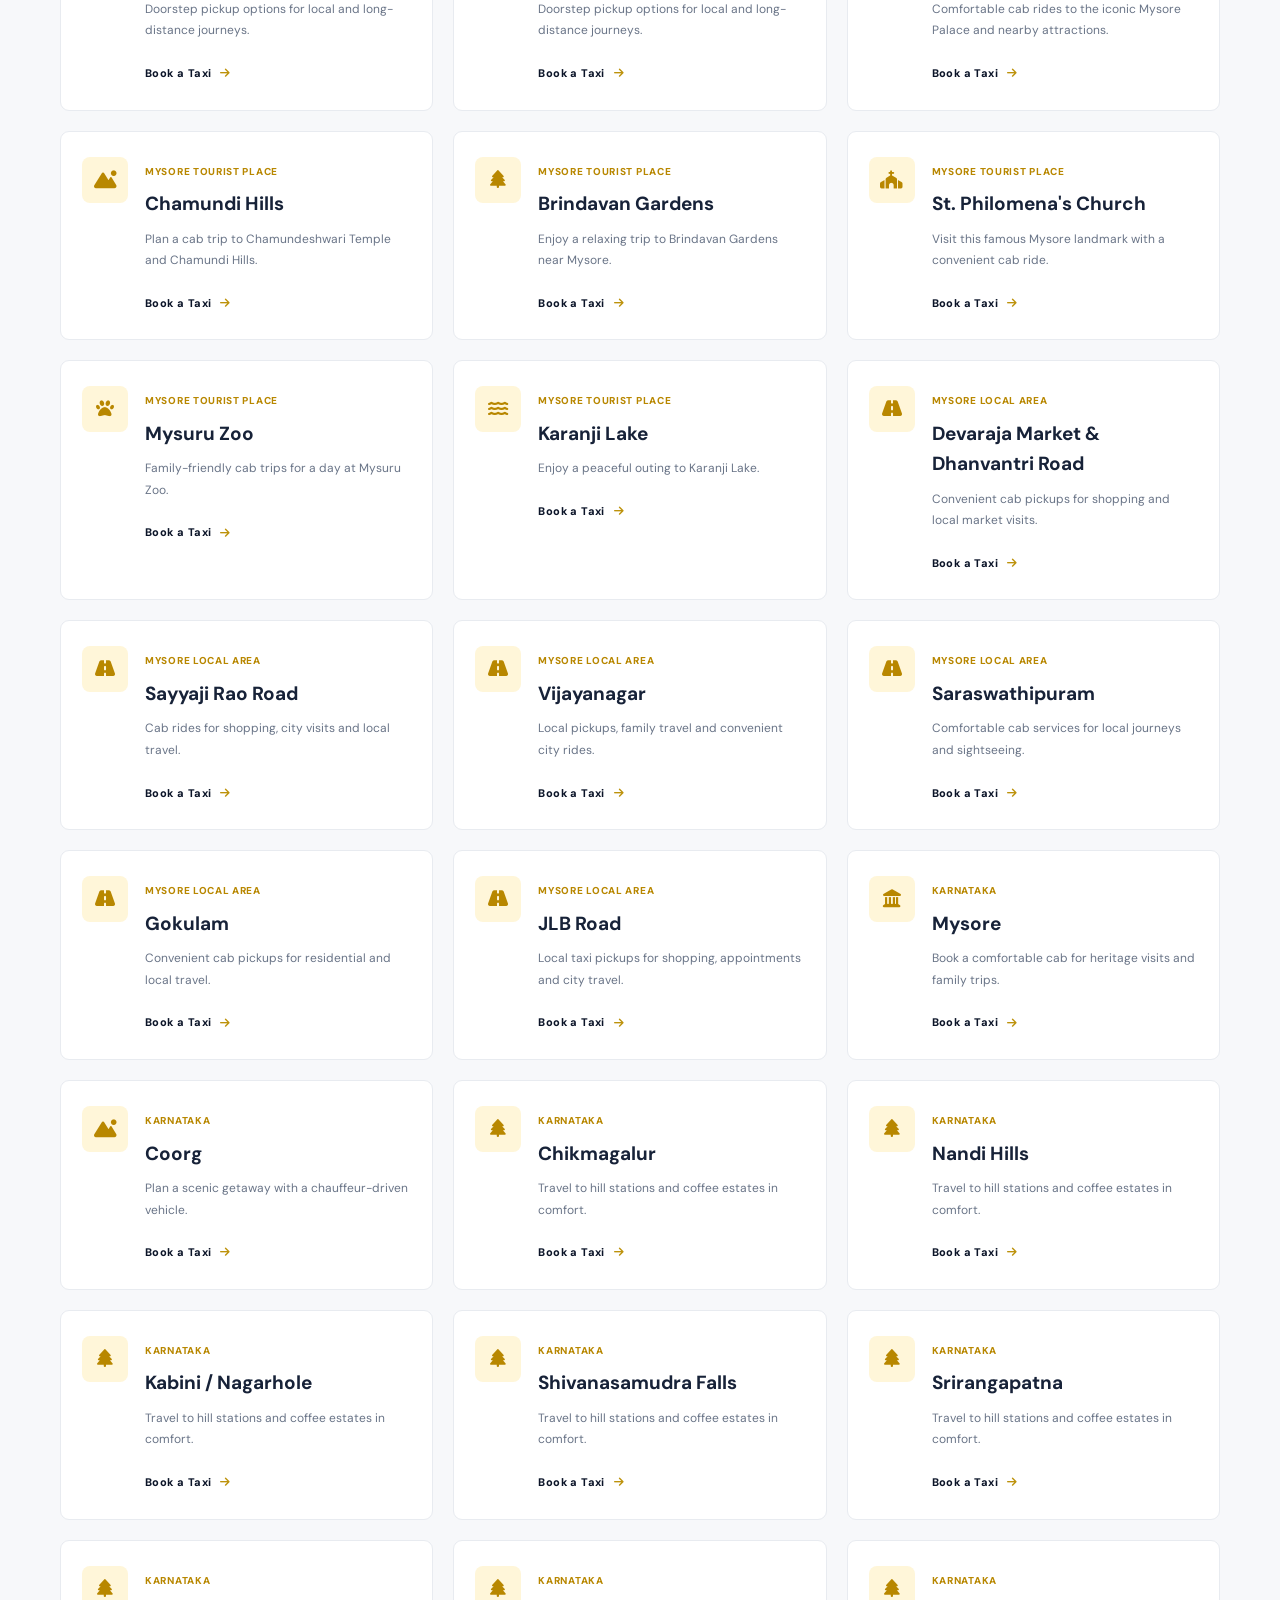
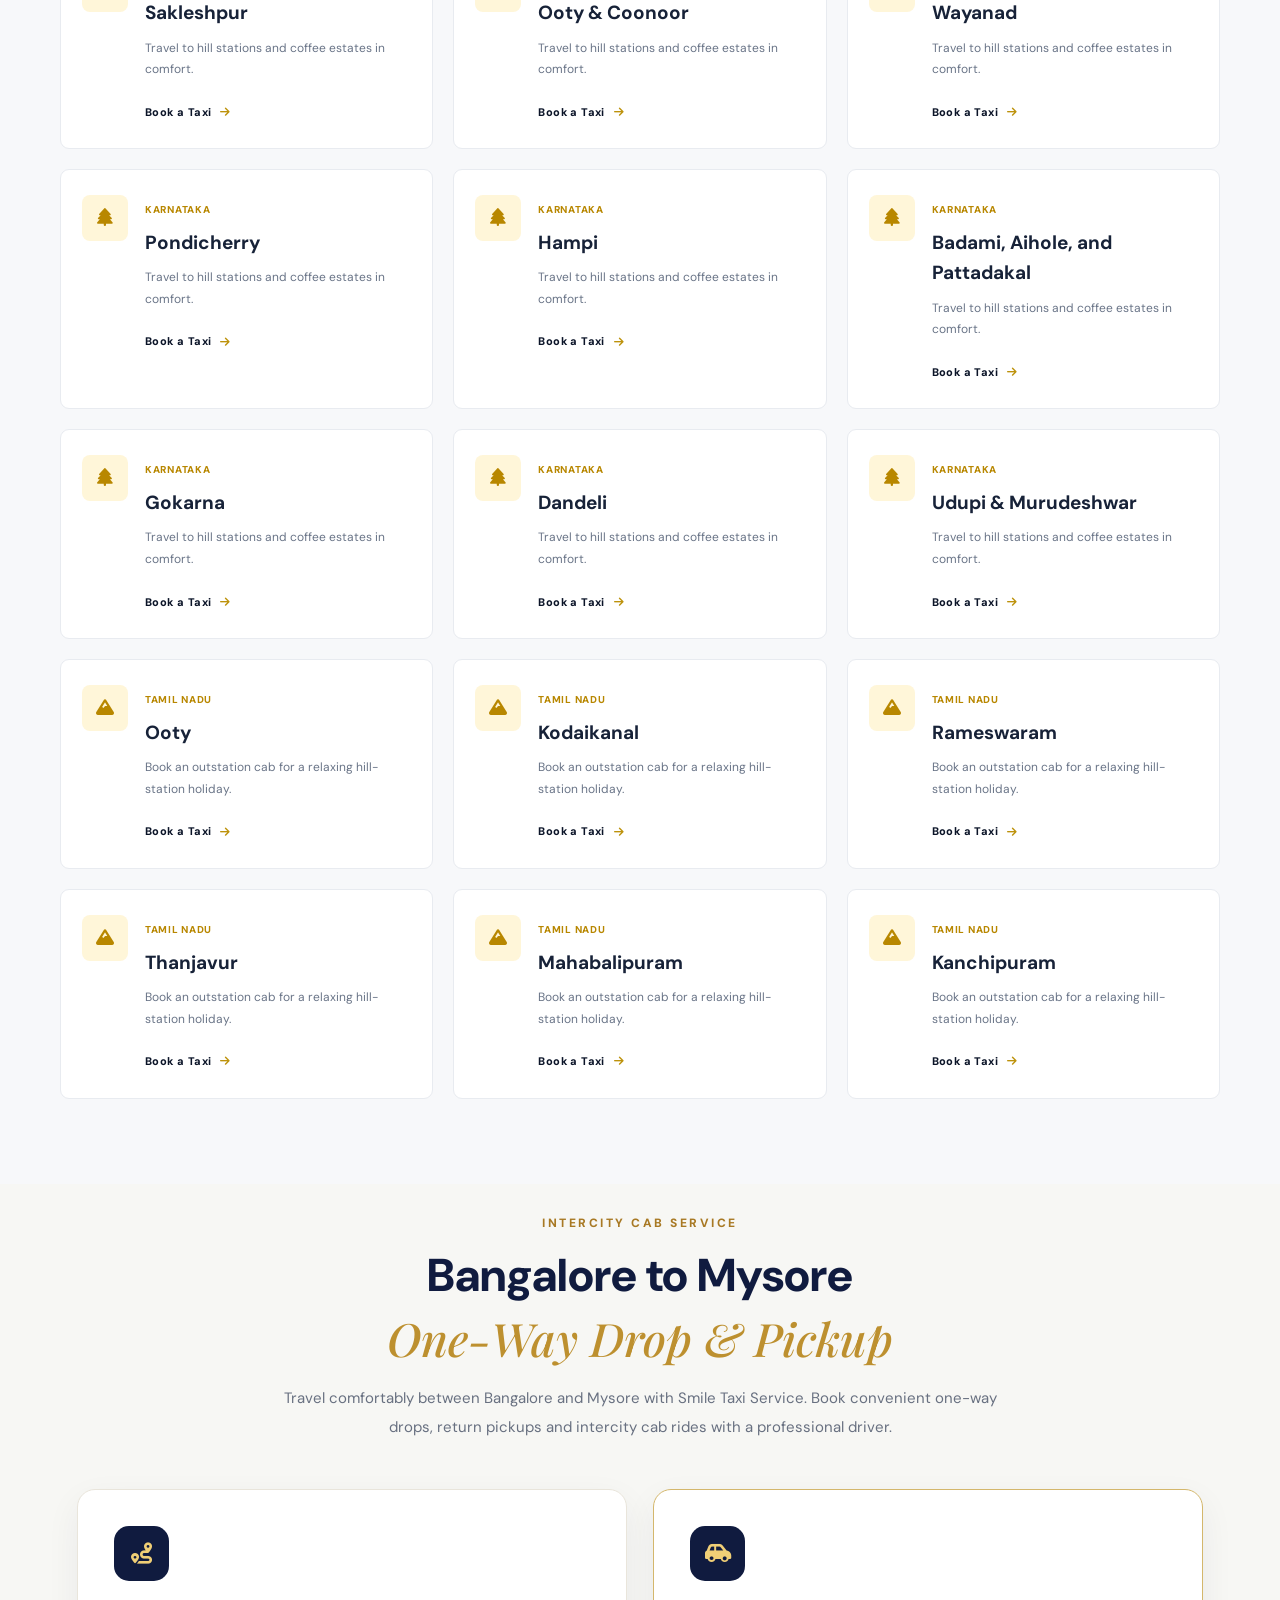
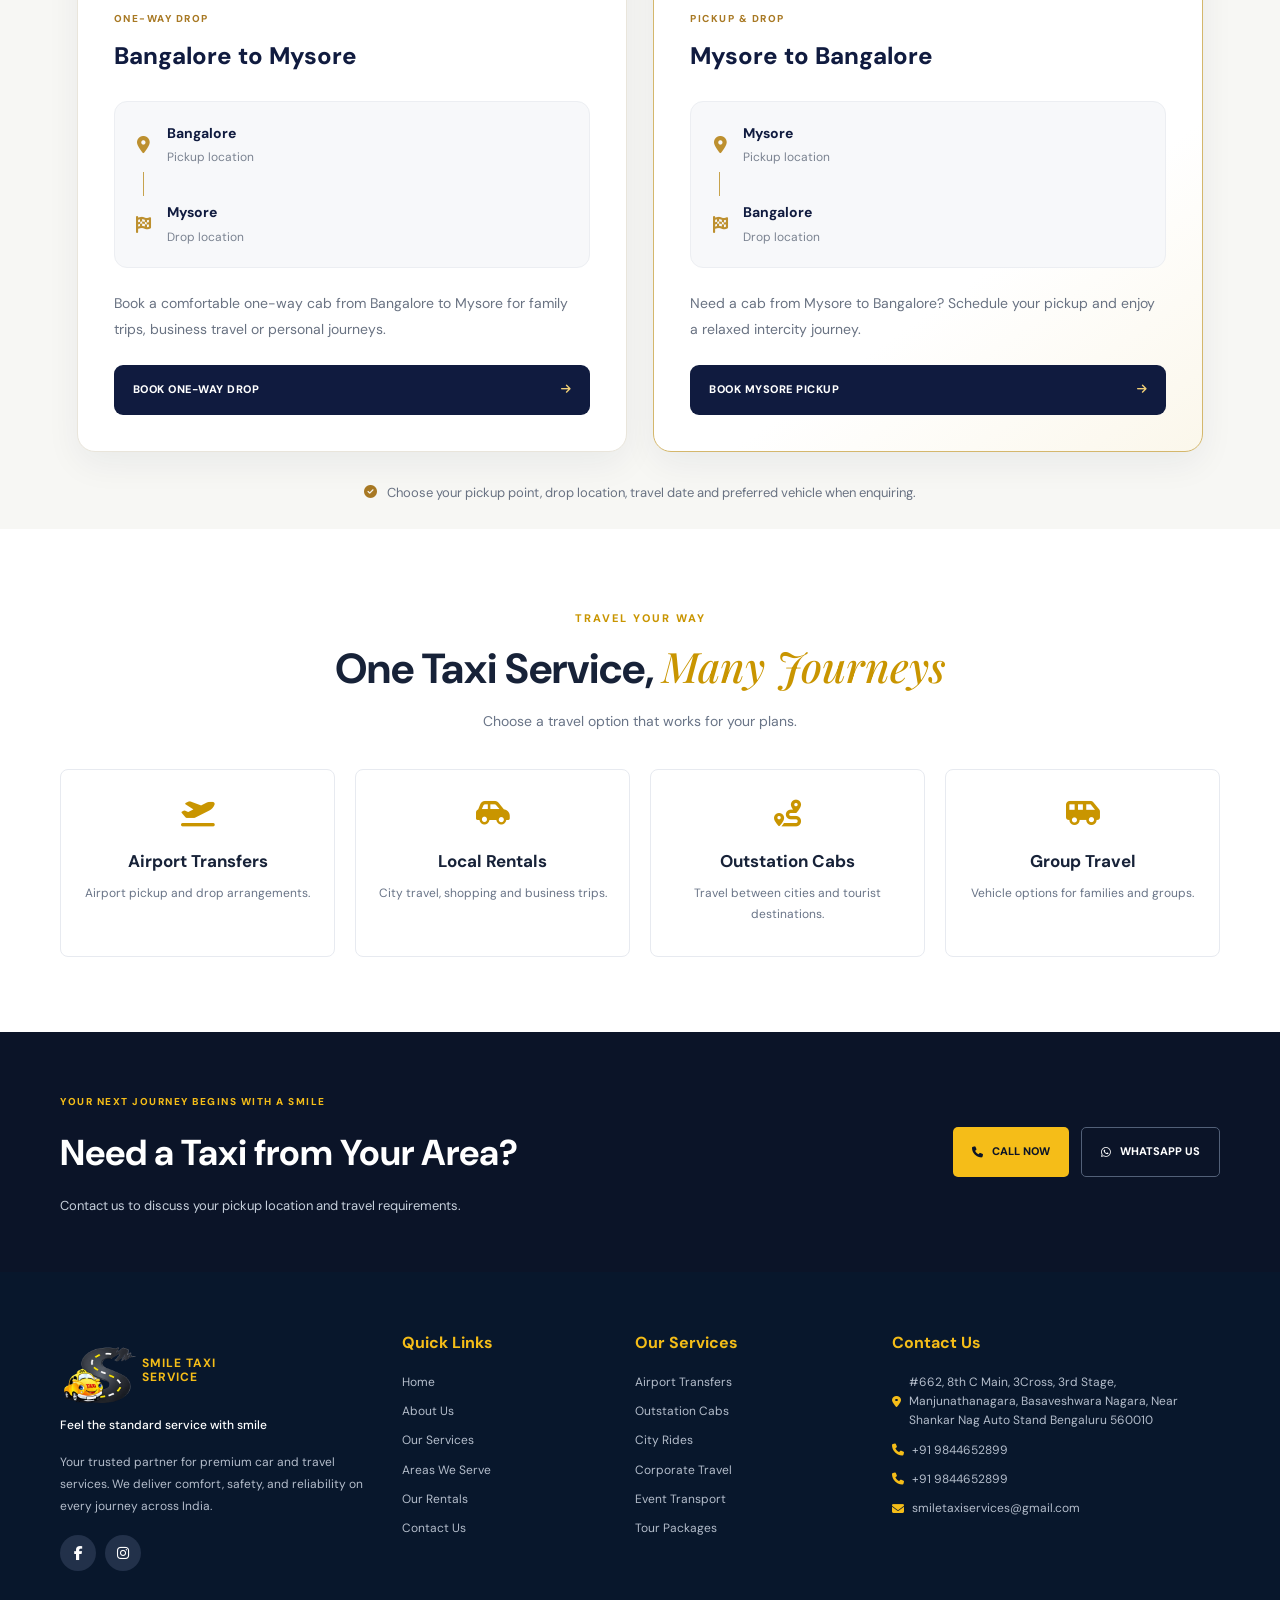
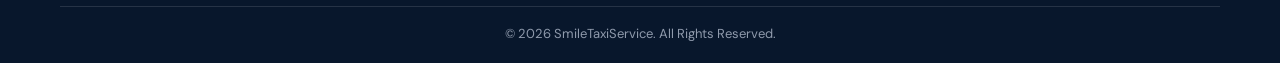
<file: areas.html>
<!DOCTYPE html>
<html lang="en">
<head>
  <meta charset="UTF-8">
  <meta name="viewport" content="width=device-width, initial-scale=1.0">

  <title>Service Areas | Smile Taxi Service Bangalore</title>
  <meta name="description" content="Book Smile Taxi for local travel, airport transfers and outstation journeys across Bangalore and South India.">



<link rel="stylesheet" href="./style.css">
<link rel="stylesheet" href="./header.css">
<link rel="stylesheet" href="./areas.css">
<link rel="stylesheet" href="./responsive.css">




  <link rel="preconnect" href="https://fonts.googleapis.com">
  <link rel="preconnect" href="https://fonts.gstatic.com" crossorigin>
  <link href="https://fonts.googleapis.com/css2?family=DM+Sans:wght@400;500;600;700;800&family=Playfair+Display:wght@500;600&display=swap" rel="stylesheet">

  <link rel="stylesheet" href="https://cdnjs.cloudflare.com/ajax/libs/font-awesome/6.6.0/css/all.min.css">
</head>

<body>
<div id="siteHeader"></div>
<script src="./header.js"></script>


<main>

  <!-- HERO -->
  <section class="areas-hero">
    <div class="areas-hero-overlay"></div>

    <div class="areas-hero-content">
      <span class="areas-eyebrow">
        <i class="fa-solid fa-location-dot"></i>
        OUR SERVICE NETWORK
      </span>

      <h1>Areas <em>We Serve</em></h1>

      <p>
  Book Bangalore to Mysore outstation cabs,
  Mysore local rentals and sightseeing trips
  to popular tourist attractions.
      </p>

      <div class="areas-breadcrumb">
        <a href="index.html">Home</a>
        <i class="fa-solid fa-chevron-right"></i>
        <span>Areas We Serve</span>
      </div>
    </div>
  </section>

 
<!-- INTRO -->
<section class="areas-intro">
  <div class="areas-intro-inner">
    <div>
      <span class="areas-label">YOUR JOURNEY STARTS HERE</span>
      <h2>Taxi Service Across <em>Bangalore , Mysore & Outstations</em></h2>
    </div>

    <p>
      From everyday city rides to airport transfers, business travel
      and outstation trips, we offer convenient pickup options across
      major Bangalore and Mysore neighbourhoods, along with comfortable
      sightseeing trips to popular tourist attractions and destinations
      across South India.
    </p>
  </div>
</section>


  <!-- SEARCH AND AREAS -->
  <section class="areas-directory">
    <div class="areas-section-heading">
      <span class="areas-label">FIND YOUR LOCATION</span>
      <h2>Explore Our <em>Service Areas</em></h2>
      <p>Search for your neighbourhood or choose a region below.</p>
    </div>

    <div class="areas-search">
      <i class="fa-solid fa-magnifying-glass"></i>
      <input
        type="search"
        id="areaSearch"
        placeholder="Search your area..."
        aria-label="Search service areas"
      >
      <button type="button" id="clearSearch" aria-label="Clear search">
        <i class="fa-solid fa-xmark"></i>
      </button>
    </div>

    <div class="area-filters">
      <button class="area-filter active" data-region="all">All Areas</button>
      <button class="area-filter" data-region="central">Central</button>
      <button class="area-filter" data-region="east">East Bangalore</button>
      <button class="area-filter" data-region="south">South Bangalore</button>
      <button class="area-filter" data-region="north">North Bangalore</button>

<button class="area-filter" data-region="west">West Bangalore</button>
<button class="area-filter" data-region="mysore">Mysore</button>
<button class="area-filter" data-region="outstation">Outstation</button>


    </div>

    <div class="areas-results">
      <div>
        <span class="areas-label">OUR COVERAGE</span>
        <h3>Popular Pickup Locations</h3>
      </div>
      <span id="areaCount" class="area-count">Loading areas...</span>
    </div>

    <div class="areas-grid" id="areasGrid">

      <!-- CENTRAL -->
      <article class="area-card" data-region="central">
        <div class="area-card-icon"><i class="fa-solid fa-city"></i></div>
        <div class="area-card-content">
          <span>Central Bangalore</span>
          <h3>MG Road</h3>
          <p>Cab pickups for shopping, business meetings and city travel.</p>
          <a href="tel:+919019993283">Book a Taxi <i class="fa-solid fa-arrow-right"></i></a>
        </div>
      </article>

      <article class="area-card" data-region="central">
        <div class="area-card-icon"><i class="fa-solid fa-building"></i></div>
        <div class="area-card-content">
          <span>Central Bangalore</span>
          <h3>Indiranagar</h3>
          <p>Convenient local rides, airport drops and outstation trips.</p>
          <a href="tel:+919019993283">Book a Taxi <i class="fa-solid fa-arrow-right"></i></a>
        </div>
      </article>

      <article class="area-card" data-region="central">
        <div class="area-card-icon"><i class="fa-solid fa-train"></i></div>
        <div class="area-card-content">
          <span>Central Bangalore</span>
          <h3>Shivajinagar</h3>
          <p>Reliable transport for city destinations and transit connections.</p>
          <a href="tel:+919019993283">Book a Taxi <i class="fa-solid fa-arrow-right"></i></a>
        </div>
      </article>

      <article class="area-card" data-region="central">
        <div class="area-card-icon"><i class="fa-solid fa-train"></i></div>
        <div class="area-card-content">
          <span>Central Bangalore</span>
          <h3>Koramangala</h3>
          <p>Reliable transport for city destinations and transit connections.</p>
          <a href="tel:+919019993283">Book a Taxi <i class="fa-solid fa-arrow-right"></i></a>
        </div>
      </article>

      <article class="area-card" data-region="central">
        <div class="area-card-icon"><i class="fa-solid fa-train"></i></div>
        <div class="area-card-content">
          <span>Central Bangalore</span>
          <h3>Brigade Road</h3>
          <p>Reliable transport for city destinations and transit connections.</p>
          <a href="tel:+919019993283">Book a Taxi <i class="fa-solid fa-arrow-right"></i></a>
        </div>
      </article>

      <article class="area-card" data-region="central">
        <div class="area-card-icon"><i class="fa-solid fa-train"></i></div>
        <div class="area-card-content">
          <span>Central Bangalore</span>
          <h3>Commercial Street</h3>
          <p>Reliable transport for city destinations and transit connections.</p>
          <a href="tel:+919019993283">Book a Taxi <i class="fa-solid fa-arrow-right"></i></a>
        </div>
      </article>

      <article class="area-card" data-region="central">
        <div class="area-card-icon"><i class="fa-solid fa-train"></i></div>
        <div class="area-card-content">
          <span>Central Bangalore</span>
          <h3>Vidhana Soudha / High Court Zone</h3>
          <p>Reliable transport for city destinations and transit connections.</p>
          <a href="tel:+919019993283">Book a Taxi <i class="fa-solid fa-arrow-right"></i></a>
        </div>
      </article>

      <article class="area-card" data-region="central">
        <div class="area-card-icon"><i class="fa-solid fa-train"></i></div>
        <div class="area-card-content">
          <span>Central Bangalore</span>
          <h3>UB City / Vittal Mallya Road</h3>
          <p>Reliable transport for city destinations and transit connections.</p>
          <a href="tel:+919019993283">Book a Taxi <i class="fa-solid fa-arrow-right"></i></a>
        </div>
      </article>

      <article class="area-card" data-region="central">
        <div class="area-card-icon"><i class="fa-solid fa-train"></i></div>
        <div class="area-card-content">
          <span>Central Bangalore</span>
          <h3>Lavelle Road & Richmond Road</h3>
          <p>Reliable transport for city destinations and transit connections.</p>
          <a href="tel:+919019993283">Book a Taxi <i class="fa-solid fa-arrow-right"></i></a>
        </div>
      </article>

      <!-- EAST -->
      <article class="area-card" data-region="east">
        <div class="area-card-icon"><i class="fa-solid fa-laptop"></i></div>
        <div class="area-card-content">
          <span>East Bangalore</span>
          <h3>Whitefield</h3>
          <p>Business travel, office commutes and airport transfers.</p>
          <a href="tel:+919019993283">Book a Taxi <i class="fa-solid fa-arrow-right"></i></a>
        </div>
      </article>

      <article class="area-card" data-region="east">
        <div class="area-card-icon"><i class="fa-solid fa-road"></i></div>
        <div class="area-card-content">
          <span>East Bangalore</span>
          <h3>Marathahalli</h3>
          <p>Local rentals, corporate travel and comfortable city rides.</p>
          <a href="tel:+919019993283">Book a Taxi <i class="fa-solid fa-arrow-right"></i></a>
        </div>
      </article>

      <article class="area-card" data-region="east">
        <div class="area-card-icon"><i class="fa-solid fa-city"></i></div>
        <div class="area-card-content">
          <span>East Bangalore</span>
          <h3>KR Puram</h3>
          <p>Pickup options for airport journeys and outstation travel.</p>
          <a href="tel:+919019993283">Book a Taxi <i class="fa-solid fa-arrow-right"></i></a>
        </div>
      </article>

      <article class="area-card" data-region="east">
        <div class="area-card-icon"><i class="fa-solid fa-city"></i></div>
        <div class="area-card-content">
          <span>East Bangalore</span>
          <h3>Bellandur</h3>
          <p>Pickup options for airport journeys and outstation travel.</p>
          <a href="tel:+919019993283">Book a Taxi <i class="fa-solid fa-arrow-right"></i></a>
        </div>
      </article>

      <article class="area-card" data-region="east">
        <div class="area-card-icon"><i class="fa-solid fa-city"></i></div>
        <div class="area-card-content">
          <span>East Bangalore</span>
          <h3>Kadugodi</h3>
          <p>Pickup options for airport journeys and outstation travel.</p>
          <a href="tel:+919019993283">Book a Taxi <i class="fa-solid fa-arrow-right"></i></a>
        </div>
      </article>

      <article class="area-card" data-region="east">
        <div class="area-card-icon"><i class="fa-solid fa-city"></i></div>
        <div class="area-card-content">
          <span>East Bangalore</span>
          <h3>Mahadevapura</h3>
          <p>Pickup options for airport journeys and outstation travel.</p>
          <a href="tel:+919019993283">Book a Taxi <i class="fa-solid fa-arrow-right"></i></a>
        </div>
      </article>

      <article class="area-card" data-region="east">
        <div class="area-card-icon"><i class="fa-solid fa-city"></i></div>
        <div class="area-card-content">
          <span>East Bangalore</span>
          <h3>CV Raman Nagar</h3>
          <p>Pickup options for airport journeys and outstation travel.</p>
          <a href="tel:+919019993283">Book a Taxi <i class="fa-solid fa-arrow-right"></i></a>
        </div>
      </article>

      <article class="area-card" data-region="east">
        <div class="area-card-icon"><i class="fa-solid fa-city"></i></div>
        <div class="area-card-content">
          <span>East Bangalore</span>
          <h3>Indiranagar </h3>
          <p>Pickup options for airport journeys and outstation travel.</p>
          <a href="tel:+919019993283">Book a Taxi <i class="fa-solid fa-arrow-right"></i></a>
        </div>
      </article>

      <!-- SOUTH -->
      <article class="area-card" data-region="south">
        <div class="area-card-icon"><i class="fa-solid fa-house"></i></div>
        <div class="area-card-content">
          <span>South Bangalore</span>
          <h3>Jayanagar</h3>
          <p>Comfortable cabs for family trips, shopping and daily travel.</p>
          <a href="tel:+919019993283">Book a Taxi <i class="fa-solid fa-arrow-right"></i></a>
        </div>
      </article>

      <article class="area-card" data-region="south">
        <div class="area-card-icon"><i class="fa-solid fa-map-location-dot"></i></div>
        <div class="area-card-content">
          <span>South Bangalore</span>
          <h3>JP Nagar</h3>
          <p>Local cab rentals, airport pickups and weekend getaways.</p>
          <a href="tel:+919019993283">Book a Taxi <i class="fa-solid fa-arrow-right"></i></a>
        </div>
      </article>

      <article class="area-card" data-region="south">
        <div class="area-card-icon"><i class="fa-solid fa-briefcase"></i></div>
        <div class="area-card-content">
          <span>South Bangalore</span>
          <h3>Electronic City</h3>
          <p>Corporate transportation and long-distance cab bookings.</p>
          <a href="tel:+919019993283">Book a Taxi <i class="fa-solid fa-arrow-right"></i></a>
        </div>
      </article>

      <article class="area-card" data-region="south">
        <div class="area-card-icon"><i class="fa-solid fa-car-side"></i></div>
        <div class="area-card-content">
          <span>South Bangalore</span>
          <h3>BTM Layout</h3>
          <p>Convenient city travel and airport transfer arrangements.</p>
          <a href="tel:+919019993283">Book a Taxi <i class="fa-solid fa-arrow-right"></i></a>
        </div>
      </article>

      <article class="area-card" data-region="south">
        <div class="area-card-icon"><i class="fa-solid fa-car-side"></i></div>
        <div class="area-card-content">
          <span>South Bangalore</span>
          <h3>Banashankari</h3>
          <p>Convenient city travel and airport transfer arrangements.</p>
          <a href="tel:+919019993283">Book a Taxi <i class="fa-solid fa-arrow-right"></i></a>
        </div>
      </article>

      <article class="area-card" data-region="south">
        <div class="area-card-icon"><i class="fa-solid fa-car-side"></i></div>
        <div class="area-card-content">
          <span>South Bangalore</span>
          <h3>Basavanagudi</h3>
          <p>Convenient city travel and airport transfer arrangements.</p>
          <a href="tel:+919019993283">Book a Taxi <i class="fa-solid fa-arrow-right"></i></a>
        </div>
      </article>

      <article class="area-card" data-region="south">
        <div class="area-card-icon"><i class="fa-solid fa-car-side"></i></div>
        <div class="area-card-content">
          <span>South Bangalore</span>
          <h3>B.T.M. Layout</h3>
          <p>Convenient city travel and airport transfer arrangements.</p>
          <a href="tel:+919019993283">Book a Taxi <i class="fa-solid fa-arrow-right"></i></a>
        </div>
      </article>

      <article class="area-card" data-region="south">
        <div class="area-card-icon"><i class="fa-solid fa-car-side"></i></div>
        <div class="area-card-content">
          <span>South Bangalore</span>
          <h3>Koramangala</h3>
          <p>Convenient city travel and airport transfer arrangements.</p>
          <a href="tel:+919019993283">Book a Taxi <i class="fa-solid fa-arrow-right"></i></a>
        </div>
      </article>

      <article class="area-card" data-region="south">
        <div class="area-card-icon"><i class="fa-solid fa-car-side"></i></div>
        <div class="area-card-content">
          <span>South Bangalore</span>
          <h3>Bannerghatta Road</h3>
          <p>Convenient city travel and airport transfer arrangements.</p>
          <a href="tel:+919019993283">Book a Taxi <i class="fa-solid fa-arrow-right"></i></a>
        </div>
      </article>

      <article class="area-card" data-region="south">
        <div class="area-card-icon"><i class="fa-solid fa-car-side"></i></div>
        <div class="area-card-content">
          <span>South Bangalore</span>
          <h3>Uttarahalli</h3>
          <p>Convenient city travel and airport transfer arrangements.</p>
          <a href="tel:+919019993283">Book a Taxi <i class="fa-solid fa-arrow-right"></i></a>
        </div>
      </article>

      <article class="area-card" data-region="south">
        <div class="area-card-icon"><i class="fa-solid fa-car-side"></i></div>
        <div class="area-card-content">
          <span>South Bangalore</span>
          <h3>Kanakapura Road</h3>
          <p>Convenient city travel and airport transfer arrangements.</p>
          <a href="tel:+919019993283">Book a Taxi <i class="fa-solid fa-arrow-right"></i></a>
        </div>
      </article>

      <article class="area-card" data-region="south">
        <div class="area-card-icon"><i class="fa-solid fa-car-side"></i></div>
        <div class="area-card-content">
          <span>South Bangalore</span>
          <h3>Kumaraswamy Layout</h3>
          <p>Convenient city travel and airport transfer arrangements.</p>
          <a href="tel:+919019993283">Book a Taxi <i class="fa-solid fa-arrow-right"></i></a>
        </div>
      </article>

      <!-- NORTH -->
      <article class="area-card" data-region="north">
        <div class="area-card-icon"><i class="fa-solid fa-plane"></i></div>
        <div class="area-card-content">
          <span>North Bangalore</span>
          <h3>Yelahanka</h3>
          <p>Airport transfers, local rentals and outstation journeys.</p>
          <a href="tel:+919019993283">Book a Taxi <i class="fa-solid fa-arrow-right"></i></a>
        </div>
      </article>

      <article class="area-card" data-region="north">
        <div class="area-card-icon"><i class="fa-solid fa-location-dot"></i></div>
        <div class="area-card-content">
          <span>North Bangalore</span>
          <h3>Hebbal</h3>
          <p>Convenient cab bookings for city and airport travel.</p>
          <a href="tel:+919019993283">Book a Taxi <i class="fa-solid fa-arrow-right"></i></a>
        </div>
      </article>

      <article class="area-card" data-region="north">
        <div class="area-card-icon"><i class="fa-solid fa-location-dot"></i></div>
        <div class="area-card-content">
          <span>North Bangalore</span>
          <h3>Jakkur</h3>
          <p>Convenient cab bookings for city and airport travel.</p>
          <a href="tel:+919019993283">Book a Taxi <i class="fa-solid fa-arrow-right"></i></a>
        </div>
      </article>

      <article class="area-card" data-region="north">
        <div class="area-card-icon"><i class="fa-solid fa-location-dot"></i></div>
        <div class="area-card-content">
          <span>North Bangalore</span>
          <h3>Nagawara</h3>
          <p>Convenient cab bookings for city and airport travel.</p>
          <a href="tel:+919019993283">Book a Taxi <i class="fa-solid fa-arrow-right"></i></a>
        </div>
      </article>

      <article class="area-card" data-region="north">
        <div class="area-card-icon"><i class="fa-solid fa-location-dot"></i></div>
        <div class="area-card-content">
          <span>North Bangalore</span>
          <h3>Thanisandra & Hennur Road </h3>
          <p>Convenient cab bookings for city and airport travel.</p>
          <a href="tel:+919019993283">Book a Taxi <i class="fa-solid fa-arrow-right"></i></a>
        </div>
      </article>

      <article class="area-card" data-region="north">
        <div class="area-card-icon"><i class="fa-solid fa-location-dot"></i></div>
        <div class="area-card-content">
          <span>North Bangalore</span>
          <h3>Jalahalli, Yeshwanthpur & Peenya</h3>
          <p>Convenient cab bookings for city and airport travel.</p>
          <a href="tel:+919019993283">Book a Taxi <i class="fa-solid fa-arrow-right"></i></a>
        </div>
      </article>

      <article class="area-card" data-region="north">
        <div class="area-card-icon"><i class="fa-solid fa-location-dot"></i></div>
        <div class="area-card-content">
          <span>North Bangalore</span>
          <h3>Devanahalli & Bagalur</h3>
          <p>Convenient cab bookings for city and airport travel.</p>
          <a href="tel:+919019993283">Book a Taxi <i class="fa-solid fa-arrow-right"></i></a>
        </div>
      </article>

      <!-- WEST -->
      <article class="area-card" data-region="west">
        <div class="area-card-icon"><i class="fa-solid fa-route"></i></div>
        <div class="area-card-content">
          <span>West Bangalore</span>
          <h3>Rajajinagar</h3>
          <p>Family travel, local rides and outstation cab services.</p>
          <a href="tel:+919019993283">Book a Taxi <i class="fa-solid fa-arrow-right"></i></a>
        </div>
      </article>

      <article class="area-card" data-region="west">
        <div class="area-card-icon"><i class="fa-solid fa-route"></i></div>
        <div class="area-card-content">
          <span>West Bangalore</span>
          <h3>Nagarbhavi</h3>
          <p>Doorstep pickup options for local and long-distance journeys.</p>
          <a href="tel:+919019993283">Book a Taxi <i class="fa-solid fa-arrow-right"></i></a>
        </div>
      </article>

      <article class="area-card" data-region="west">
        <div class="area-card-icon"><i class="fa-solid fa-route"></i></div>
        <div class="area-card-content">
          <span>West Bangalore</span>
          <h3>Malleshwaram</h3>
          <p>Doorstep pickup options for local and long-distance journeys.</p>
          <a href="tel:+919019993283">Book a Taxi <i class="fa-solid fa-arrow-right"></i></a>
        </div>
      </article>

      <article class="area-card" data-region="west">
        <div class="area-card-icon"><i class="fa-solid fa-route"></i></div>
        <div class="area-card-content">
          <span>West Bangalore</span>
          <h3>Vijayanagar</h3>
          <p>Doorstep pickup options for local and long-distance journeys.</p>
          <a href="tel:+919019993283">Book a Taxi <i class="fa-solid fa-arrow-right"></i></a>
        </div>
      </article>

      <article class="area-card" data-region="west">
        <div class="area-card-icon"><i class="fa-solid fa-route"></i></div>
        <div class="area-card-content">
          <span>West Bangalore</span>
          <h3>Basaveshwaranagar</h3>
          <p>Doorstep pickup options for local and long-distance journeys.</p>
          <a href="tel:+919019993283">Book a Taxi <i class="fa-solid fa-arrow-right"></i></a>
        </div>
      </article>

      <article class="area-card" data-region="west">
        <div class="area-card-icon"><i class="fa-solid fa-route"></i></div>
        <div class="area-card-content">
          <span>West Bangalore</span>
          <h3>Chandra Layout </h3>
          <p>Doorstep pickup options for local and long-distance journeys.</p>
          <a href="tel:+919019993283">Book a Taxi <i class="fa-solid fa-arrow-right"></i></a>
        </div>
      </article>

      <article class="area-card" data-region="west">
        <div class="area-card-icon"><i class="fa-solid fa-route"></i></div>
        <div class="area-card-content">
          <span>West Bangalore</span>
          <h3>Mahalakshmi Layout</h3>
          <p>Doorstep pickup options for local and long-distance journeys.</p>
          <a href="tel:+919019993283">Book a Taxi <i class="fa-solid fa-arrow-right"></i></a>
        </div>
      </article>

      <article class="area-card" data-region="west">
        <div class="area-card-icon"><i class="fa-solid fa-route"></i></div>
        <div class="area-card-content">
          <span>West Bangalore</span>
          <h3>Magadi Road</h3>
          <p>Doorstep pickup options for local and long-distance journeys.</p>
          <a href="tel:+919019993283">Book a Taxi <i class="fa-solid fa-arrow-right"></i></a>
        </div>
      </article>



<!-- MYSORE -->
<article class="area-card" data-region="mysore">
  <div class="area-card-icon"><i class="fa-solid fa-landmark"></i></div>
  <div class="area-card-content">
    <span>Mysore Tourist Place</span>
    <h3>Mysore Palace</h3>
    <p>Comfortable cab rides to the iconic Mysore Palace and nearby attractions.</p>
    <a href="tel:+919019993283">Book a Taxi <i class="fa-solid fa-arrow-right"></i></a>
  </div>
</article>

<article class="area-card" data-region="mysore">
  <div class="area-card-icon"><i class="fa-solid fa-mountain-sun"></i></div>
  <div class="area-card-content">
    <span>Mysore Tourist Place</span>
    <h3>Chamundi Hills</h3>
    <p>Plan a cab trip to Chamundeshwari Temple and Chamundi Hills.</p>
    <a href="tel:+919019993283">Book a Taxi <i class="fa-solid fa-arrow-right"></i></a>
  </div>
</article>

<article class="area-card" data-region="mysore">
  <div class="area-card-icon"><i class="fa-solid fa-tree"></i></div>
  <div class="area-card-content">
    <span>Mysore Tourist Place</span>
    <h3>Brindavan Gardens</h3>
    <p>Enjoy a relaxing trip to Brindavan Gardens near Mysore.</p>
    <a href="tel:+919019993283">Book a Taxi <i class="fa-solid fa-arrow-right"></i></a>
  </div>
</article>

<article class="area-card" data-region="mysore">
  <div class="area-card-icon"><i class="fa-solid fa-church"></i></div>
  <div class="area-card-content">
    <span>Mysore Tourist Place</span>
    <h3>St. Philomena's Church</h3>
    <p>Visit this famous Mysore landmark with a convenient cab ride.</p>
    <a href="tel:+919019993283">Book a Taxi <i class="fa-solid fa-arrow-right"></i></a>
  </div>
</article>

<article class="area-card" data-region="mysore">
  <div class="area-card-icon"><i class="fa-solid fa-paw"></i></div>
  <div class="area-card-content">
    <span>Mysore Tourist Place</span>
    <h3>Mysuru Zoo</h3>
    <p>Family-friendly cab trips for a day at Mysuru Zoo.</p>
    <a href="tel:+919019993283">Book a Taxi <i class="fa-solid fa-arrow-right"></i></a>
  </div>
</article>

<article class="area-card" data-region="mysore">
  <div class="area-card-icon"><i class="fa-solid fa-water"></i></div>
  <div class="area-card-content">
    <span>Mysore Tourist Place</span>
    <h3>Karanji Lake</h3>
    <p>Enjoy a peaceful outing to Karanji Lake.</p>
    <a href="tel:+919019993283">Book a Taxi <i class="fa-solid fa-arrow-right"></i></a>
  </div>
</article>

<!-- MYSORE FAMOUS STREETS & LOCAL AREAS -->
<article class="area-card" data-region="mysore">
  <div class="area-card-icon"><i class="fa-solid fa-road"></i></div>
  <div class="area-card-content">
    <span>Mysore Local Area</span>
    <h3>Devaraja Market & Dhanvantri Road</h3>
    <p>Convenient cab pickups for shopping and local market visits.</p>
    <a href="tel:+919019993283">Book a Taxi <i class="fa-solid fa-arrow-right"></i></a>
  </div>
</article>

<article class="area-card" data-region="mysore">
  <div class="area-card-icon"><i class="fa-solid fa-road"></i></div>
  <div class="area-card-content">
    <span>Mysore Local Area</span>
    <h3>Sayyaji Rao Road</h3>
    <p>Cab rides for shopping, city visits and local travel.</p>
    <a href="tel:+919019993283">Book a Taxi <i class="fa-solid fa-arrow-right"></i></a>
  </div>
</article>

<article class="area-card" data-region="mysore">
  <div class="area-card-icon"><i class="fa-solid fa-road"></i></div>
  <div class="area-card-content">
    <span>Mysore Local Area</span>
    <h3>Vijayanagar</h3>
    <p>Local pickups, family travel and convenient city rides.</p>
    <a href="tel:+919019993283">Book a Taxi <i class="fa-solid fa-arrow-right"></i></a>
  </div>
</article>

<article class="area-card" data-region="mysore">
  <div class="area-card-icon"><i class="fa-solid fa-road"></i></div>
  <div class="area-card-content">
    <span>Mysore Local Area</span>
    <h3>Saraswathipuram</h3>
    <p>Comfortable cab services for local journeys and sightseeing.</p>
    <a href="tel:+919019993283">Book a Taxi <i class="fa-solid fa-arrow-right"></i></a>
  </div>
</article>

<article class="area-card" data-region="mysore">
  <div class="area-card-icon"><i class="fa-solid fa-road"></i></div>
  <div class="area-card-content">
    <span>Mysore Local Area</span>
    <h3>Gokulam</h3>
    <p>Convenient cab pickups for residential and local travel.</p>
    <a href="tel:+919019993283">Book a Taxi <i class="fa-solid fa-arrow-right"></i></a>
  </div>
</article>

<article class="area-card" data-region="mysore">
  <div class="area-card-icon"><i class="fa-solid fa-road"></i></div>
  <div class="area-card-content">
    <span>Mysore Local Area</span>
    <h3>JLB Road</h3>
    <p>Local taxi pickups for shopping, appointments and city travel.</p>
    <a href="tel:+919019993283">Book a Taxi <i class="fa-solid fa-arrow-right"></i></a>
  </div>
</article>


      <!-- OUTSTATION -->
      <article class="area-card" data-region="outstation">
        <div class="area-card-icon"><i class="fa-solid fa-landmark"></i></div>
        <div class="area-card-content">
          <span>Karnataka</span>
          <h3>Mysore</h3>
          <p>Book a comfortable cab for heritage visits and family trips.</p>
          <a href="tel:+919019993283">Book a Taxi <i class="fa-solid fa-arrow-right"></i></a>
        </div>
      </article>

      <article class="area-card" data-region="outstation">
        <div class="area-card-icon"><i class="fa-solid fa-mountain-sun"></i></div>
        <div class="area-card-content">
          <span>Karnataka</span>
          <h3>Coorg</h3>
          <p>Plan a scenic getaway with a chauffeur-driven vehicle.</p>
          <a href="tel:+919019993283">Book a Taxi <i class="fa-solid fa-arrow-right"></i></a>
        </div>
      </article>

      <article class="area-card" data-region="outstation">
        <div class="area-card-icon"><i class="fa-solid fa-tree"></i></div>
        <div class="area-card-content">
          <span>Karnataka</span>
          <h3>Chikmagalur</h3>
          <p>Travel to hill stations and coffee estates in comfort.</p>
          <a href="tel:+919019993283">Book a Taxi <i class="fa-solid fa-arrow-right"></i></a>
        </div>
      </article>

      <article class="area-card" data-region="outstation">
        <div class="area-card-icon"><i class="fa-solid fa-tree"></i></div>
        <div class="area-card-content">
          <span>Karnataka</span>
          <h3>Nandi Hills</h3>
          <p>Travel to hill stations and coffee estates in comfort.</p>
          <a href="tel:+919019993283">Book a Taxi <i class="fa-solid fa-arrow-right"></i></a>
        </div>
      </article>

      <article class="area-card" data-region="outstation">
        <div class="area-card-icon"><i class="fa-solid fa-tree"></i></div>
        <div class="area-card-content">
          <span>Karnataka</span>
          <h3>Kabini / Nagarhole  </h3>
          <p>Travel to hill stations and coffee estates in comfort.</p>
          <a href="tel:+919019993283">Book a Taxi <i class="fa-solid fa-arrow-right"></i></a>
        </div>
      </article>

      <article class="area-card" data-region="outstation">
        <div class="area-card-icon"><i class="fa-solid fa-tree"></i></div>
        <div class="area-card-content">
          <span>Karnataka</span>
          <h3>Shivanasamudra Falls  </h3>
          <p>Travel to hill stations and coffee estates in comfort.</p>
          <a href="tel:+919019993283">Book a Taxi <i class="fa-solid fa-arrow-right"></i></a>
        </div>
      </article>

      <article class="area-card" data-region="outstation">
        <div class="area-card-icon"><i class="fa-solid fa-tree"></i></div>
        <div class="area-card-content">
          <span>Karnataka</span>
          <h3>Srirangapatna </h3>
          <p>Travel to hill stations and coffee estates in comfort.</p>
          <a href="tel:+919019993283">Book a Taxi <i class="fa-solid fa-arrow-right"></i></a>
        </div>
      </article>

      <article class="area-card" data-region="outstation">
        <div class="area-card-icon"><i class="fa-solid fa-tree"></i></div>
        <div class="area-card-content">
          <span>Karnataka</span>
          <h3>Sakleshpur </h3>
          <p>Travel to hill stations and coffee estates in comfort.</p>
          <a href="tel:+919019993283">Book a Taxi <i class="fa-solid fa-arrow-right"></i></a>
        </div>
      </article>

      <article class="area-card" data-region="outstation">
        <div class="area-card-icon"><i class="fa-solid fa-tree"></i></div>
        <div class="area-card-content">
          <span>Karnataka</span>
          <h3>Ooty & Coonoor</h3>
          <p>Travel to hill stations and coffee estates in comfort.</p>
          <a href="tel:+919019993283">Book a Taxi <i class="fa-solid fa-arrow-right"></i></a>
        </div>
      </article>

      <article class="area-card" data-region="outstation">
        <div class="area-card-icon"><i class="fa-solid fa-tree"></i></div>
        <div class="area-card-content">
          <span>Karnataka</span>
          <h3>Wayanad </h3>
          <p>Travel to hill stations and coffee estates in comfort.</p>
          <a href="tel:+919019993283">Book a Taxi <i class="fa-solid fa-arrow-right"></i></a>
        </div>
      </article>

      <article class="area-card" data-region="outstation">
        <div class="area-card-icon"><i class="fa-solid fa-tree"></i></div>
        <div class="area-card-content">
          <span>Karnataka</span>
          <h3>Pondicherry </h3>
          <p>Travel to hill stations and coffee estates in comfort.</p>
          <a href="tel:+919019993283">Book a Taxi <i class="fa-solid fa-arrow-right"></i></a>
        </div>
      </article>

      <article class="area-card" data-region="outstation">
        <div class="area-card-icon"><i class="fa-solid fa-tree"></i></div>
        <div class="area-card-content">
          <span>Karnataka</span>
          <h3>Hampi  </h3>
          <p>Travel to hill stations and coffee estates in comfort.</p>
          <a href="tel:+919019993283">Book a Taxi <i class="fa-solid fa-arrow-right"></i></a>
        </div>
      </article>

      <article class="area-card" data-region="outstation">
        <div class="area-card-icon"><i class="fa-solid fa-tree"></i></div>
        <div class="area-card-content">
          <span>Karnataka</span>
          <h3>Badami, Aihole, and Pattadakal </h3>
          <p>Travel to hill stations and coffee estates in comfort.</p>
          <a href="tel:+919019993283">Book a Taxi <i class="fa-solid fa-arrow-right"></i></a>
        </div>
      </article>

      <article class="area-card" data-region="outstation">
        <div class="area-card-icon"><i class="fa-solid fa-tree"></i></div>
        <div class="area-card-content">
          <span>Karnataka</span>
          <h3>Gokarna</h3>
          <p>Travel to hill stations and coffee estates in comfort.</p>
          <a href="tel:+919019993283">Book a Taxi <i class="fa-solid fa-arrow-right"></i></a>
        </div>
      </article>

      <article class="area-card" data-region="outstation">
        <div class="area-card-icon"><i class="fa-solid fa-tree"></i></div>
        <div class="area-card-content">
          <span>Karnataka</span>
          <h3>Dandeli</h3>
          <p>Travel to hill stations and coffee estates in comfort.</p>
          <a href="tel:+919019993283">Book a Taxi <i class="fa-solid fa-arrow-right"></i></a>
        </div>
      </article>

      <article class="area-card" data-region="outstation">
        <div class="area-card-icon"><i class="fa-solid fa-tree"></i></div>
        <div class="area-card-content">
          <span>Karnataka</span>
          <h3>Udupi & Murudeshwar</h3>
          <p>Travel to hill stations and coffee estates in comfort.</p>
          <a href="tel:+919019993283">Book a Taxi <i class="fa-solid fa-arrow-right"></i></a>
        </div>
      </article>

      <article class="area-card" data-region="outstation">
        <div class="area-card-icon"><i class="fa-solid fa-mountain"></i></div>
        <div class="area-card-content">
          <span>Tamil Nadu</span>
          <h3>Ooty</h3>
          <p>Book an outstation cab for a relaxing hill-station holiday.</p>
          <a href="tel:+919019993283">Book a Taxi <i class="fa-solid fa-arrow-right"></i></a>
        </div>
      </article>

      <article class="area-card" data-region="outstation">
        <div class="area-card-icon"><i class="fa-solid fa-mountain"></i></div>
        <div class="area-card-content">
          <span>Tamil Nadu</span>
          <h3>Kodaikanal</h3>
          <p>Book an outstation cab for a relaxing hill-station holiday.</p>
          <a href="tel:+919019993283">Book a Taxi <i class="fa-solid fa-arrow-right"></i></a>
        </div>
      </article>

      <article class="area-card" data-region="outstation">
        <div class="area-card-icon"><i class="fa-solid fa-mountain"></i></div>
        <div class="area-card-content">
          <span>Tamil Nadu</span>
          <h3>Rameswaram</h3>
          <p>Book an outstation cab for a relaxing hill-station holiday.</p>
          <a href="tel:+919019993283">Book a Taxi <i class="fa-solid fa-arrow-right"></i></a>
        </div>
      </article>

      <article class="area-card" data-region="outstation">
        <div class="area-card-icon"><i class="fa-solid fa-mountain"></i></div>
        <div class="area-card-content">
          <span>Tamil Nadu</span>
          <h3>Thanjavur</h3>
          <p>Book an outstation cab for a relaxing hill-station holiday.</p>
          <a href="tel:+919019993283">Book a Taxi <i class="fa-solid fa-arrow-right"></i></a>
        </div>
      </article>

      <article class="area-card" data-region="outstation">
        <div class="area-card-icon"><i class="fa-solid fa-mountain"></i></div>
        <div class="area-card-content">
          <span>Tamil Nadu</span>
          <h3>Mahabalipuram</h3>
          <p>Book an outstation cab for a relaxing hill-station holiday.</p>
          <a href="tel:+919019993283">Book a Taxi <i class="fa-solid fa-arrow-right"></i></a>
        </div>
      </article>

      <article class="area-card" data-region="outstation">
        <div class="area-card-icon"><i class="fa-solid fa-mountain"></i></div>
        <div class="area-card-content">
          <span>Tamil Nadu</span>
          <h3>Kanchipuram</h3>
          <p>Book an outstation cab for a relaxing hill-station holiday.</p>
          <a href="tel:+919019993283">Book a Taxi <i class="fa-solid fa-arrow-right"></i></a>
        </div>
      </article>

    </div>

    <div class="areas-empty" id="areasEmpty" hidden>
      <i class="fa-solid fa-magnifying-glass"></i>
      <h3>No matching areas found</h3>
      <p>Try another location or contact us to ask about your pickup area.</p>
      <a href="tel:+919019993283">Contact Smile Taxi</a>
    </div>
  </section>



<!-- ===============================
 BANGALORE - MYSORE ONE WAY CABS
================================ -->

<section class="mysore-route-section">

    <div class="mysore-route-container">

        <div class="mysore-route-heading">
            <span class="mysore-eyebrow">
                INTERCITY CAB SERVICE
            </span>

            <h2>
                Bangalore to Mysore
                <em>One-Way Drop & Pickup</em>
            </h2>

            <p>
                Travel comfortably between Bangalore and Mysore
                with Smile Taxi Service. Book convenient one-way
                drops, return pickups and intercity cab rides
                with a professional driver.
            </p>
        </div>

        <div class="mysore-route-grid">

            <!-- BANGALORE TO MYSORE -->
            <article class="mysore-route-card">

                <div class="mysore-route-icon">
                    <i class="fa-solid fa-route"></i>
                </div>

                <span class="mysore-route-tag">
                    ONE-WAY DROP
                </span>

                <h3>Bangalore to Mysore</h3>

                <div class="mysore-route-path">
                    <div>
                        <i class="fa-solid fa-location-dot"></i>
                        <span>
                            <strong>Bangalore</strong>
                            <small>Pickup location</small>
                        </span>
                    </div>

                    <span class="mysore-route-line"></span>

                    <div>
                        <i class="fa-solid fa-flag-checkered"></i>
                        <span>
                            <strong>Mysore</strong>
                            <small>Drop location</small>
                        </span>
                    </div>
                </div>

                <p>
                    Book a comfortable one-way cab from Bangalore
                    to Mysore for family trips, business travel
                    or personal journeys.
                </p>

                <a href="./enquiry.html?route=bangalore-to-mysore"
                   class="mysore-route-btn">
                    BOOK ONE-WAY DROP
                    <i class="fa-solid fa-arrow-right"></i>
                </a>

            </article>


            <!-- MYSORE TO BANGALORE -->
            <article class="mysore-route-card featured">

                <div class="mysore-route-icon">
                    <i class="fa-solid fa-car-side"></i>
                </div>

                <span class="mysore-route-tag">
                    PICKUP & DROP
                </span>

                <h3>Mysore to Bangalore</h3>

                <div class="mysore-route-path">
                    <div>
                        <i class="fa-solid fa-location-dot"></i>
                        <span>
                            <strong>Mysore</strong>
                            <small>Pickup location</small>
                        </span>
                    </div>

                    <span class="mysore-route-line"></span>

                    <div>
                        <i class="fa-solid fa-flag-checkered"></i>
                        <span>
                            <strong>Bangalore</strong>
                            <small>Drop location</small>
                        </span>
                    </div>
                </div>

                <p>
                    Need a cab from Mysore to Bangalore?
                    Schedule your pickup and enjoy a relaxed
                    intercity journey.
                </p>

                <a href="./enquiry.html?route=mysore-to-bangalore"
                   class="mysore-route-btn">
                    BOOK MYSORE PICKUP
                    <i class="fa-solid fa-arrow-right"></i>
                </a>

            </article>

        </div>

        <div class="mysore-route-note">
            <i class="fa-solid fa-circle-check"></i>
            <span>
                Choose your pickup point, drop location,
                travel date and preferred vehicle when enquiring.
            </span>
        </div>

    </div>

</section>


  <!-- SERVICES -->
  <section class="areas-services">
    <div class="areas-section-heading">
      <span class="areas-label">TRAVEL YOUR WAY</span>
      <h2>One Taxi Service, <em>Many Journeys</em></h2>
      <p>Choose a travel option that works for your plans.</p>
    </div>

    <div class="areas-service-grid">
      <article>
        <i class="fa-solid fa-plane-departure"></i>
        <h3>Airport Transfers</h3>
        <p>Airport pickup and drop arrangements.</p>
      </article>

      <article>
        <i class="fa-solid fa-car-side"></i>
        <h3>Local Rentals</h3>
        <p>City travel, shopping and business trips.</p>
      </article>

      <article>
        <i class="fa-solid fa-route"></i>
        <h3>Outstation Cabs</h3>
        <p>Travel between cities and tourist destinations.</p>
      </article>

      <article>
        <i class="fa-solid fa-van-shuttle"></i>
        <h3>Group Travel</h3>
        <p>Vehicle options for families and groups.</p>
      </article>
    </div>
  </section>

  <!-- CTA -->
  <section class="areas-cta">
    <div>
      <span>YOUR NEXT JOURNEY BEGINS WITH A SMILE</span>
      <h2>Need a Taxi from Your Area?</h2>
      <p>Contact us to discuss your pickup location and travel requirements.</p>
    </div>

    <div class="areas-cta-buttons">
      <a href="tel:+919019993283" class="areas-call">
        <i class="fa-solid fa-phone"></i> CALL NOW
      </a>
      <a href="https://wa.me/919019993283" class="areas-whatsapp">
        <i class="fa-brands fa-whatsapp"></i> WHATSAPP US
      </a>
    </div>
  </section>

</main>



<!-- =========================================================
     9. FOOTER
========================================================= -->

<footer class="footer">


    <div class="footer-grid">


        <!-- FOOTER BRAND -->

        <div>

            <div class="footer-logo">

             
     <a href="./index.html" class="st-logo">
      <img src="./assets/images/taxi.png" alt="Smile Taxi">
      <span class="st-logo-text">
        SMILE TAXI<br>
        SERVICE
      </span>

      <span class="st-tagline">
        Feel the standard service with smile
    </span>
    </a>

            </div>


            <p>
                Your trusted partner for premium car
                and travel services. We deliver comfort,
                safety, and reliability on every journey
                across India.
            </p>


            <div class="social">

                <a href="#">

                    <i class="fa-brands fa-facebook-f"></i>

                </a>


                <a href="#">

                    <i class="fa-brands fa-instagram"></i>

                </a>

            </div>

        </div>



        <!-- QUICK LINKS -->
 <!-- QUICK LINKS -->

        <div>

            <h3>
                Quick Links
            </h3>

 <a href="index.html">
                Home
            </a>
           
            <a href="pages/about.html">
                About Us
            </a>

            <a href="pages/services.html">
                Our Services
            </a>

            <a href="areas.html">
                Areas We Serve
            </a>

            <a href="rentals.html">
                Our Rentals
            </a>

            <a href="contact.html">
                Contact Us
            </a>

        </div>


        <!-- SERVICES -->

        <div>

            <h3>
                Our Services
            </h3>


            <a href="./pages/services.html">
                Airport Transfers
            </a>

            <a href="./pages/services.html">
                Outstation Cabs
            </a>

            <a href="./pages/services.html">
                City Rides
            </a>

            <a href="./pages/services.html">
                Corporate Travel
            </a>

            <a href="./pages/services.html">
                Event Transport
            </a>

           <a href="./pages/services.html">
                Tour Packages
            </a>

        </div>



        <!-- CONTACT -->

        <div class="contact">

            <h3>
                Contact Us
            </h3>


           
            <a href="tel:+91">

               <i class="fa-solid fa-location-dot"></i>

                  #662, 8th C Main, 3Cross, 3rd Stage, Manjunathanagara,
Basaveshwara Nagara,
Near Shankar Nag Auto Stand
Bengaluru 560010

            </a>


            <a href="tel:+91">

                <i class="fa-solid fa-phone"></i>

                +91 9844652899

            </a>


            <a href="tel:+919916777769">

                <i class="fa-solid fa-phone"></i>

                +91 9844652899


            </a>


            <a href="mailto:smiletaxiservices@gmail.com">

                <i class="fa-solid fa-envelope"></i>

                smiletaxiservices@gmail.com

            </a>

        </div>

    </div>



    <!-- FOOTER BOTTOM -->

    <div class="footer-bottom">

        <span>
            © 2026 SmileTaxiService.
            All Rights Reserved.
        </span>


        

    </div>

</footer>



<!-- =========================================================
     10. FLOATING PHONE + WHATSAPP
========================================================= -->

<div class="floating">



    <a
        class="whatsapp"
        href="https://wa.me/919008644559"
        aria-label="WhatsApp">

        <i class="fa-brands fa-whatsapp"></i>

    </a>

</div>



<script>
document.addEventListener("DOMContentLoaded", function () {
    const menuToggle = document.getElementById("menuToggle");
    const mainNavigation = document.getElementById("mainNavigation");

    if (menuToggle && mainNavigation) {
        menuToggle.addEventListener("click", function () {
            const isOpen = mainNavigation.classList.toggle("open");

            menuToggle.setAttribute("aria-expanded", isOpen);
            menuToggle.innerHTML = isOpen
                ? '<i class="fa-solid fa-xmark"></i>'
                : '<i class="fa-solid fa-bars"></i>';
        });
    }
});


</script>



<script>
document.addEventListener("DOMContentLoaded", function () {
    const grid = document.getElementById("areasGrid");
    const search = document.getElementById("areaSearch");
    const clearBtn = document.getElementById("clearSearch");
    const count = document.getElementById("areaCount");
    const empty = document.getElementById("areasEmpty");
    const filters = document.querySelectorAll(".area-filter");

    if (!grid || !search || !count) {
        console.error("Areas page elements are missing.");
        return;
    }

    const cards = Array.from(grid.querySelectorAll(".area-card"));
    let activeRegion = "all";

    function updateAreas() {
        const keyword = search.value.trim().toLowerCase();
        let visible = 0;

        cards.forEach(card => {
            const region = card.dataset.region;
            const text = card.textContent.toLowerCase();

            const matchesRegion =
                activeRegion === "all" ||
                region === activeRegion;

            const matchesSearch =
                text.includes(keyword);

            const show = matchesRegion && matchesSearch;

            card.hidden = !show;

            if (show) visible++;
        });

        count.textContent =
            visible + (visible === 1 ? " location" : " locations");

        if (empty) {
            empty.hidden = visible !== 0;
        }
    }

    filters.forEach(button => {
        button.addEventListener("click", function () {
            activeRegion = this.dataset.region;

            filters.forEach(btn => {
                btn.classList.toggle("active", btn === this);
                btn.setAttribute(
                    "aria-pressed",
                    btn === this ? "true" : "false"
                );
            });

            updateAreas();
        });
    });

    search.addEventListener("input", updateAreas);

    if (clearBtn) {
        clearBtn.addEventListener("click", function () {
            search.value = "";
            updateAreas();
            search.focus();
        });
    }

    updateAreas();
});
</script>

</body>
</html>
</file>
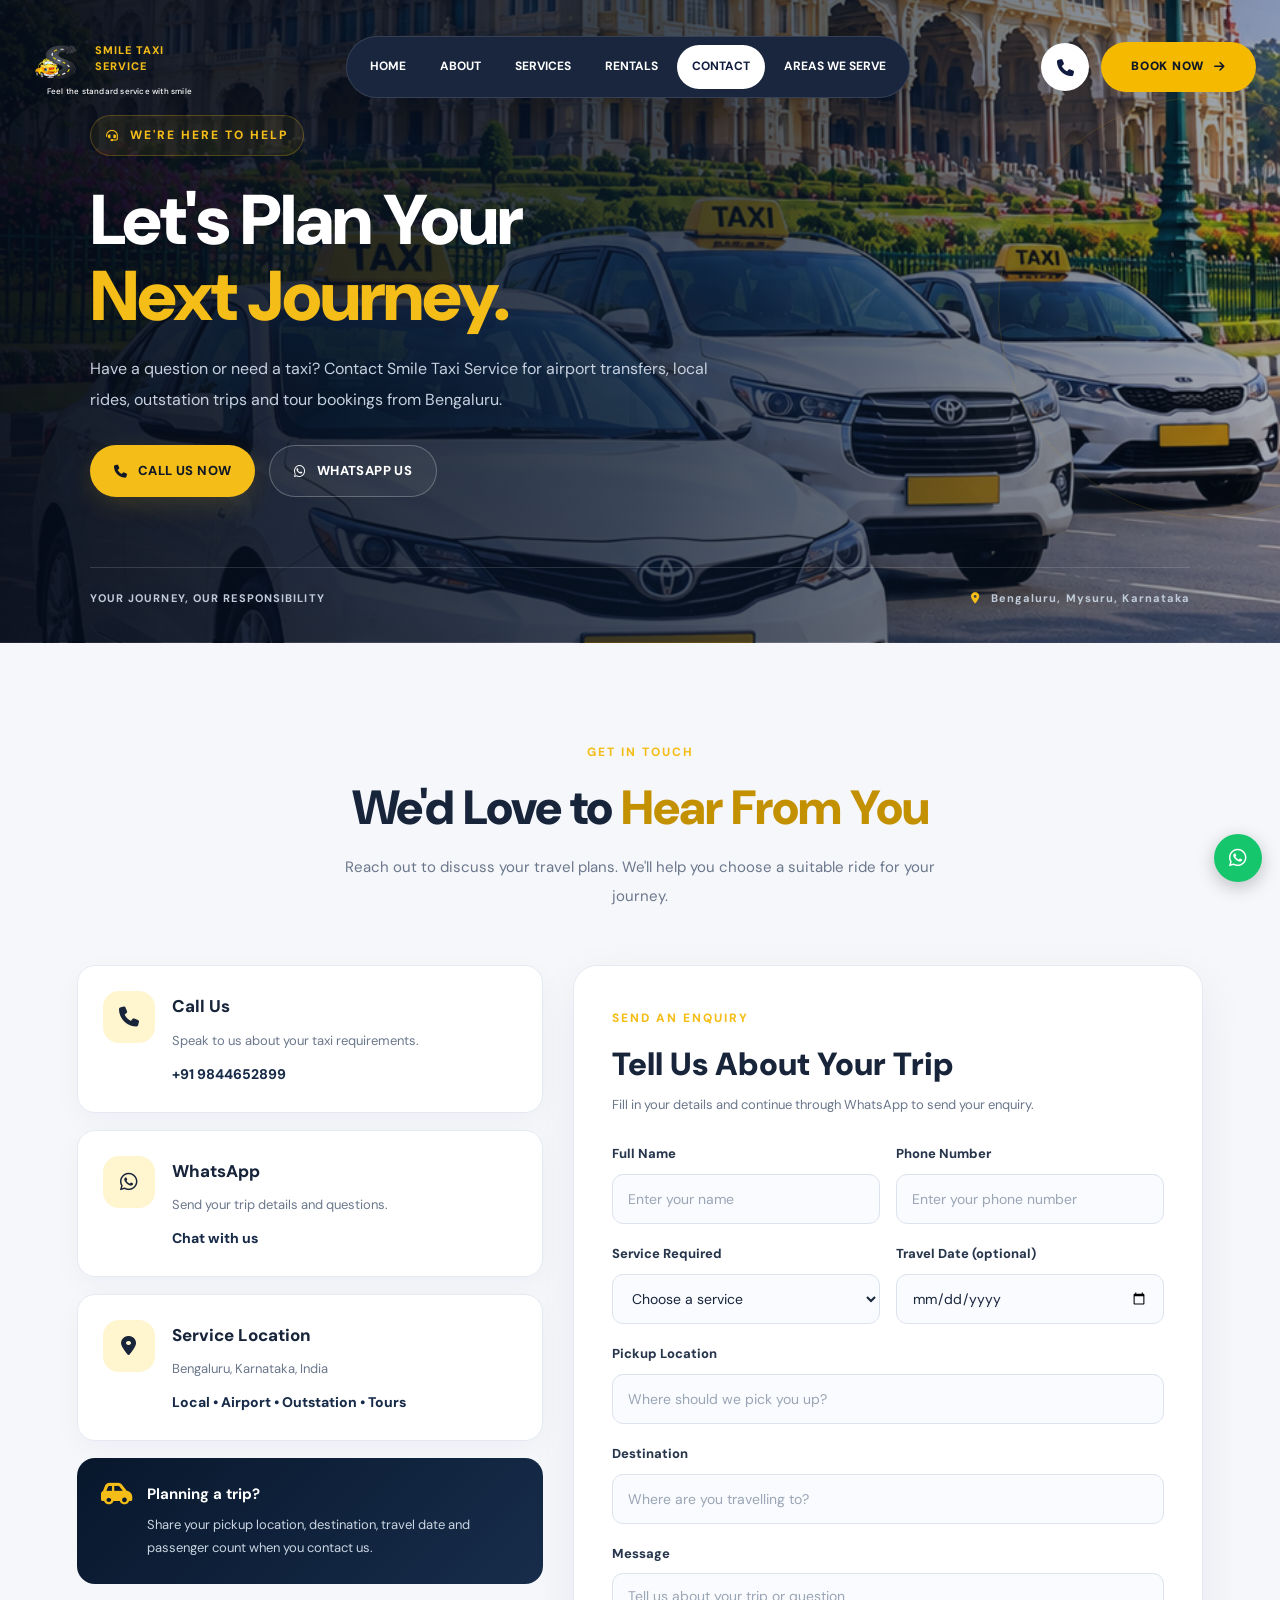
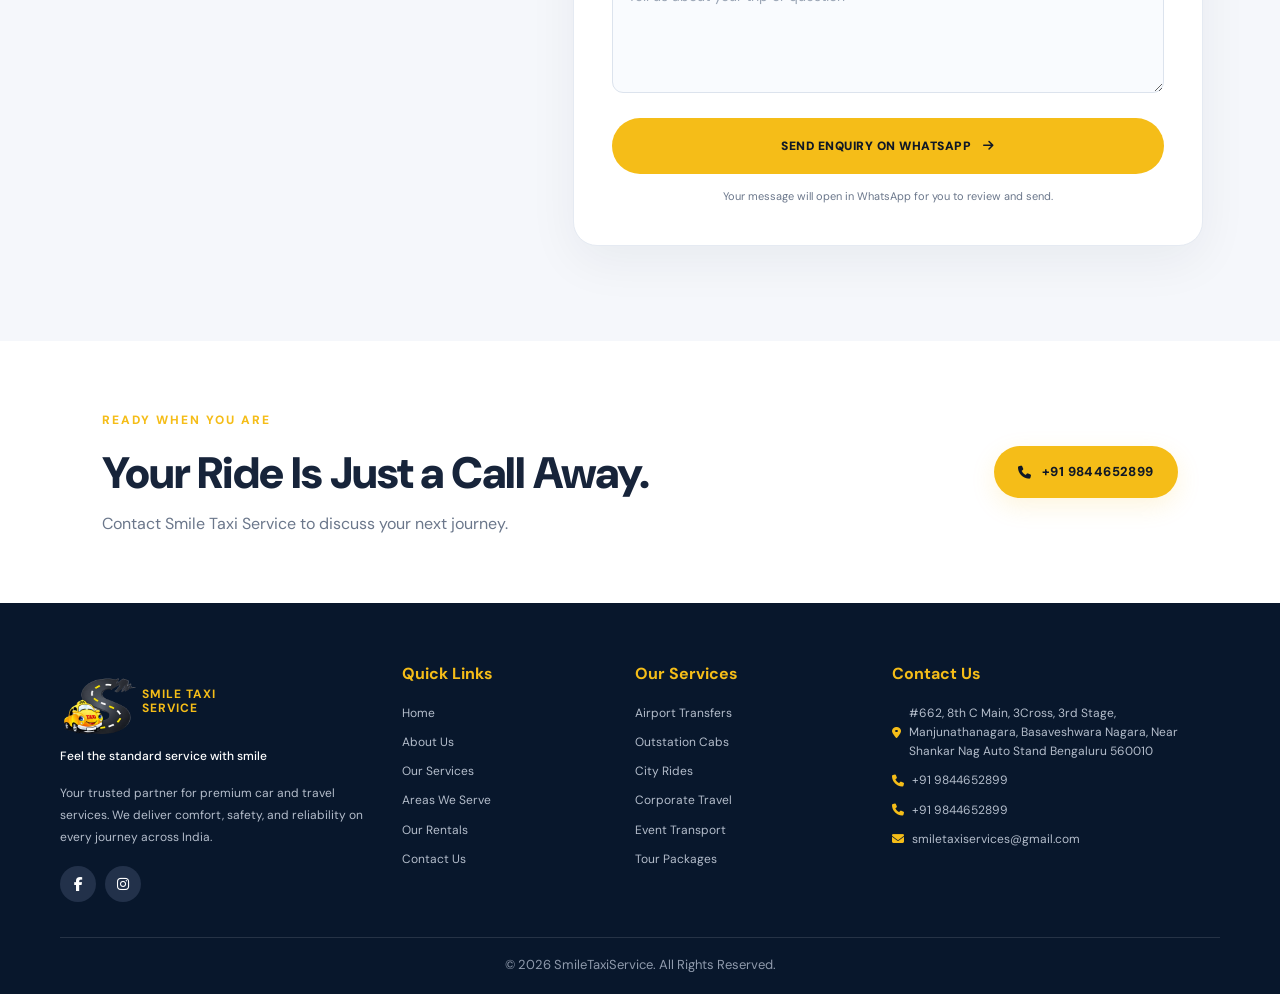
<file: contact.html>
<!DOCTYPE html>
<html lang="en">
<head>
  <meta charset="UTF-8">
  <meta name="viewport" content="width=device-width, initial-scale=1.0">
  <title>Contact Us | Smile Taxi Service</title>

  <link rel="stylesheet" href="./style.css">
  <link rel="stylesheet" href="./header.css">
  <link rel="stylesheet" href="./pages/contact.css">
  <link rel="stylesheet" href="./responsive.css">

  <link rel="preconnect" href="https://fonts.googleapis.com">
  <link rel="preconnect" href="https://fonts.gstatic.com" crossorigin>
  <link href="https://fonts.googleapis.com/css2?family=DM+Sans:wght@400;500;600;700;800;900&family=Playfair+Display:ital,wght@1,600;1,700&display=swap" rel="stylesheet">
  <link rel="stylesheet" href="https://cdnjs.cloudflare.com/ajax/libs/font-awesome/6.6.0/css/all.min.css">
</head>
<body>
  <div id="siteHeader"></div>
  <script src="./header.js"></script>

  <main>
    <section class="contact-hero">
      <div class="contact-hero-overlay"></div>
      <div class="contact-hero-content">
        <span class="contact-eyebrow"><i class="fa-solid fa-headset"></i> WE'RE HERE TO HELP</span>
        <h1>Let's Plan Your <span>Next Journey.</span></h1>
        <p>Have a question or need a taxi? Contact Smile Taxi Service for airport transfers, local rides, outstation trips and tour bookings from Bengaluru.</p>
        <div class="contact-hero-buttons">
          <a class="contact-btn contact-btn-primary" href="tel:+919844652899"><i class="fa-solid fa-phone"></i> CALL US NOW</a>
          <a class="contact-btn contact-btn-secondary" href="https://wa.me/919844652899" target="_blank" rel="noopener"><i class="fa-brands fa-whatsapp"></i> WHATSAPP US</a>
        </div>
      </div>
      <div class="contact-hero-bottom">
        <span>YOUR JOURNEY, OUR RESPONSIBILITY</span>
        <span><i class="fa-solid fa-location-dot"></i> Bengaluru, Mysuru, Karnataka</span>
      </div>
    </section>

    <section class="contact-section">
      <div class="contact-heading">
        <span class="contact-label">GET IN TOUCH</span>
        <h2>We'd Love to <span>Hear From You</span></h2>
        <p>Reach out to discuss your travel plans. We'll help you choose a suitable ride for your journey.</p>
      </div>

      <div class="contact-layout">
        <div class="contact-info">
          <article class="contact-info-card">
            <div class="contact-icon"><i class="fa-solid fa-phone"></i></div>
            <div><h3>Call Us</h3><p>Speak to us about your taxi requirements.</p><a href="tel:+919844652899">+91 9844652899</a></div>
          </article>
          <article class="contact-info-card">
            <div class="contact-icon"><i class="fa-brands fa-whatsapp"></i></div>
            <div><h3>WhatsApp</h3><p>Send your trip details and questions.</p><a href="https://wa.me/919844652899" target="_blank" rel="noopener">Chat with us</a></div>
          </article>
          <article class="contact-info-card">
            <div class="contact-icon"><i class="fa-solid fa-location-dot"></i></div>
            <div><h3>Service Location</h3><p>Bengaluru, Karnataka, India</p><span>Local • Airport • Outstation • Tours</span></div>
          </article>
          <div class="contact-note">
            <i class="fa-solid fa-car-side"></i>
            <div><strong>Planning a trip?</strong><p>Share your pickup location, destination, travel date and passenger count when you contact us.</p></div>
          </div>
        </div>

        <form class="contact-form" id="contactForm">
          <span class="contact-label">SEND AN ENQUIRY</span>
          <h2>Tell Us About Your Trip</h2>
          <p>Fill in your details and continue through WhatsApp to send your enquiry.</p>

          <div class="contact-form-grid">
            <label>Full Name
              <input type="text" id="contactName" name="name" placeholder="Enter your name" required>
            </label>
            <label>Phone Number
              <input type="tel" id="contactPhone" name="phone" placeholder="Enter your phone number" required>
            </label>
            <label>Service Required
              <select id="contactService" name="service" required>
                <option value="">Choose a service</option>
                <option>Airport Taxi</option>
                <option>Local Rental</option>
                <option>Outstation Cab</option>
                <option>Tour Package</option>
                <option>Car Rental</option>
                <option>Other Enquiry</option>
              </select>
            </label>
            <label>Travel Date (optional)
              <input type="date" id="contactDate" name="date">
            </label>
            <label class="contact-full">Pickup Location
              <input type="text" id="contactPickup" name="pickup" placeholder="Where should we pick you up?">
            </label>
            <label class="contact-full">Destination
              <input type="text" id="contactDestination" name="destination" placeholder="Where are you travelling to?">
            </label>
            <label class="contact-full">Message
              <textarea id="contactMessage" name="message" rows="4" placeholder="Tell us about your trip or question"></textarea>
            </label>
          </div>
          <button class="contact-submit" type="submit">SEND ENQUIRY ON WHATSAPP <i class="fa-solid fa-arrow-right"></i></button>
          <p class="contact-form-note">Your message will open in WhatsApp for you to review and send.</p>
        </form>
      </div>
    </section>

    <section class="contact-cta">
      <div>
        <span class="contact-label">READY WHEN YOU ARE</span>
        <h2>Your Ride Is Just a Call Away.</h2>
        <p>Contact Smile Taxi Service to discuss your next journey.</p>
      </div>
      <a href="tel:+919019993283" class="contact-btn contact-btn-primary"><i class="fa-solid fa-phone"></i> +91 9844652899</a>
    </section>
  </main>


<!-- =========================================================
     9. FOOTER
========================================================= -->

<footer class="footer">


    <div class="footer-grid">


        <!-- FOOTER BRAND -->

        <div>

            <div class="footer-logo">

             
       <a href="./index.html" class="st-logo">
      <img src="./assets/images/taxi.png" alt="Smile Taxi">
      <span class="st-logo-text">
        SMILE TAXI<br>
        SERVICE
      </span>

      <span class="st-tagline">
        Feel the standard service with smile
    </span>
    </a>

            </div>


            <p>
                Your trusted partner for premium car
                and travel services. We deliver comfort,
                safety, and reliability on every journey
                across India.
            </p>


            <div class="social">

                <a href="#">

                    <i class="fa-brands fa-facebook-f"></i>

                </a>


                <a href="#">

                    <i class="fa-brands fa-instagram"></i>

                </a>

            </div>

        </div>



        <!-- QUICK LINKS -->

       <!-- QUICK LINKS -->

        <div>

            <h3>
                Quick Links
            </h3>

 <a href="index.html">
                Home
            </a>
           
            <a href="pages/about.html">
                About Us
            </a>

            <a href="pages/services.html">
                Our Services
            </a>

            <a href="areas.html">
                Areas We Serve
            </a>

            <a href="rentals.html">
                Our Rentals
            </a>

            <a href="contact.html">
                Contact Us
            </a>

        </div>


        <!-- SERVICES -->

        <div>

            <h3>
                Our Services
            </h3>


            <a href="./pages/services.html">
                Airport Transfers
            </a>

            <a href="./pages/services.html">
                Outstation Cabs
            </a>

            <a href="./pages/services.html">
                City Rides
            </a>

            <a href="./pages/services.html">
                Corporate Travel
            </a>

            <a href="./pages/services.html">
                Event Transport
            </a>

           <a href="./pages/services.html">
                Tour Packages
            </a>

        </div>



        <!-- CONTACT -->

        <div class="contact">

            <h3>
                Contact Us
            </h3>


           
            <a href="tel:+91 9844652899">

               <i class="fa-solid fa-location-dot"></i>

                  #662, 8th C Main, 3Cross, 3rd Stage, Manjunathanagara,
Basaveshwara Nagara,
Near Shankar Nag Auto Stand
Bengaluru 560010

            </a>


            <a href="tel:+91 9844652899">

                <i class="fa-solid fa-phone"></i>

                +91 9844652899

            </a>


            <a href="tel:+919844652899">

                <i class="fa-solid fa-phone"></i>

                +91 9844652899


            </a>


            <a href="mailto:smiletaxiservices@gmail.com">

                <i class="fa-solid fa-envelope"></i>

                smiletaxiservices@gmail.com

            </a>

        </div>

    </div>



    <!-- FOOTER BOTTOM -->

    <div class="footer-bottom">

        <span>
            © <span id="contactYear">2026</span> SmileTaxiService.
            All Rights Reserved.
        </span>


       

    </div>

</footer>



<!-- =========================================================
     10. FLOATING PHONE + WHATSAPP
========================================================= -->

<div class="floating">


    <a
        class="whatsapp"
        href="https://wa.me/919844652899"
        aria-label="WhatsApp">

        <i class="fa-brands fa-whatsapp"></i>

    </a>

</div>

  <script>
    document.addEventListener("DOMContentLoaded", function () {
      const yearElement = document.getElementById("contactYear");
      if (yearElement) yearElement.textContent = new Date().getFullYear();

      const dateInput = document.getElementById("contactDate");
      if (dateInput) dateInput.min = new Date().toISOString().split("T")[0];

      const contactForm = document.getElementById("contactForm");
      if (contactForm) contactForm.addEventListener("submit", function (event) {
        event.preventDefault();
        const name = document.getElementById("contactName").value.trim();
        const phone = document.getElementById("contactPhone").value.trim();
        const service = document.getElementById("contactService").value;
        const date = document.getElementById("contactDate").value;
        const pickup = document.getElementById("contactPickup").value.trim();
        const destination = document.getElementById("contactDestination").value.trim();
        const message = document.getElementById("contactMessage").value.trim();

        const text = [
          "Hello Smile Taxi Service, I would like to make an enquiry.",
          "Name: " + name,
          "Phone: " + phone,
          "Service: " + service,
          date ? "Travel date: " + date : "",
          pickup ? "Pickup: " + pickup : "",
          destination ? "Destination: " + destination : "",
          message ? "Message: " + message : ""
        ].filter(Boolean).join("\n");

        window.open("https://wa.me/919844652899?text=" + encodeURIComponent(text), "_blank", "noopener");
      });
    });
  </script>
</body>
</html>
</file>
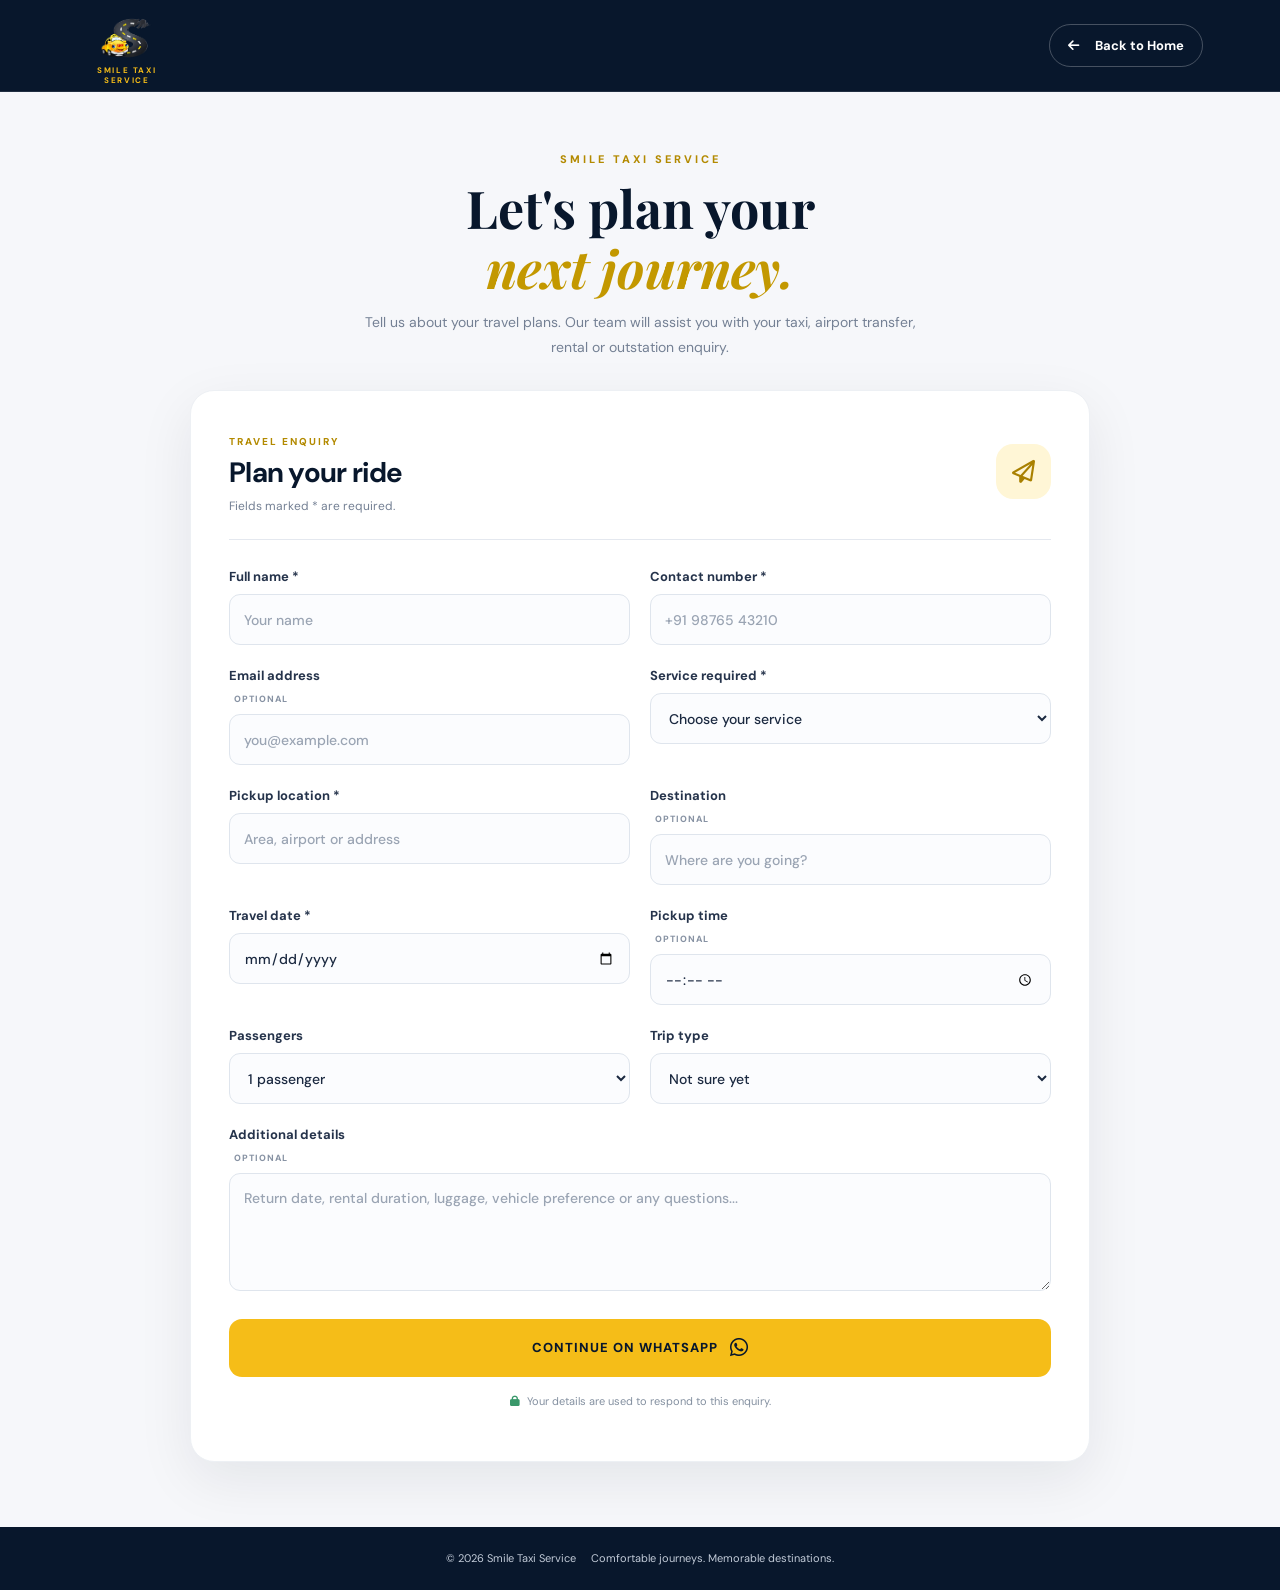
<file: enquiry.html>
<!DOCTYPE html>
<html lang="en">
<head>
    <meta charset="UTF-8">
    <meta name="viewport" content="width=device-width, initial-scale=1.0">

    <title>Travel Enquiry | Smile Taxi Service</title>

    <meta name="description" content="Send your taxi, airport transfer, local rental or outstation travel enquiry to Smile Taxi Service in Bengaluru.">

    <meta name="theme-color" content="#08172c">

    <!-- CSS -->
    <link rel="stylesheet" href="./enquiry.css">

    <!-- Google Fonts -->
    <link rel="preconnect" href="https://fonts.googleapis.com">
    <link rel="preconnect" href="https://fonts.gstatic.com" crossorigin>

    <link href="https://fonts.googleapis.com/css2?family=DM+Sans:wght@400;500;600;700;800&family=Playfair+Display:wght@600;700&display=swap" rel="stylesheet">

    <!-- Font Awesome -->
    <link rel="stylesheet" href="https://cdnjs.cloudflare.com/ajax/libs/font-awesome/6.6.0/css/all.min.css">

    <!-- PAGE STYLES -->
    <style>
        :root {
            --navy: #08172c;
            --navy-light: #142743;
            --gold: #f5bd18;
            --white: #ffffff;
            --muted: #748094;
            --border: #e4e8ef;
        }

        * {
            box-sizing: border-box;
            margin: 0;
            padding: 0;
        }

        html {
            scroll-behavior: smooth;
        }

        body {
            font-family: "DM Sans", Arial, sans-serif;
            color: #152137;
            background: #f6f7fa;
            min-height: 100vh;
            overflow-x: hidden;
        }

        a {
            color: inherit;
            text-decoration: none;
        }

        button,
        input,
        select,
        textarea {
            font: inherit;
        }

        /* HEADER */

        .topbar {
            width: 100%;
            min-height: 92px;
            padding: 12px 6%;
            display: flex;
            align-items: center;
            justify-content: space-between;
            gap: 15px;
            background: var(--navy);
            border-bottom: 1px solid rgba(255,255,255,.1);
        }

        .st-logo {
            display: inline-flex;
            align-items: center;
            gap: 1px;
            flex-shrink: 0;
        }

        .st-logo img {
            width: 55px;
            height: 55px;
            
            object-fit: contain;
        }

        .st-logo-text {
            color: var(--gold);
            font-size: 13px;
            font-weight: 800;
            text-align: center;
            line-height: 1.25;
            letter-spacing: 2px;
        }

        .back-link {
            display: inline-flex;
            align-items: center;
            justify-content: center;
            gap: 9px;
            padding: 12px 18px;
            border: 1px solid rgba(255,255,255,.25);
            border-radius: 30px;
            color: #fff;
            font-size: 13px;
            font-weight: 700;
            transition: .3s ease;
        }

        .back-link:hover {
            background: var(--gold);
            color: var(--navy);
            border-color: var(--gold);
        }

        /* PAGE LAYOUT */

        .enquiry-section {
            width: 100%;
            padding: 55px 20px 65px;
        }

        .enquiry-container {
            width: 100%;
            max-width: 900px;
            margin: auto;
        }

        .page-intro {
            text-align: center;
            margin-bottom: 30px;
        }

        .page-kicker {
            color: #b38a00;
            font-size: 11px;
            font-weight: 800;
            letter-spacing: 3px;
        }

        .page-intro h1 {
            color: var(--navy);
            font-family: "Playfair Display", Georgia, serif;
            font-size: clamp(34px, 5vw, 52px);
            line-height: 1.15;
            margin-top: 10px;
        }

        .page-intro h1 span {
            color: #c39800;
            font-style: italic;
        }

        .page-intro p {
            max-width: 560px;
            margin: 12px auto 0;
            color: var(--muted);
            font-size: 14px;
            line-height: 1.8;
        }

        /* FORM PANEL */

        .form-panel {
            width: 100%;
            background: #fff;
            padding: 38px;
            border: 1px solid #edf0f4;
            border-radius: 24px;
            box-shadow: 0 18px 55px rgba(8,23,44,.08);
        }

        .form-heading {
            display: flex;
            justify-content: space-between;
            align-items: center;
            gap: 15px;
            padding-bottom: 25px;
            margin-bottom: 28px;
            border-bottom: 1px solid var(--border);
        }

        .form-kicker {
            color: #b38a00;
            font-size: 10px;
            font-weight: 800;
            letter-spacing: 2px;
        }

        .form-heading h2 {
            color: var(--navy);
            font-size: 28px;
            line-height: 1.3;
            margin-top: 5px;
        }

        .form-heading p {
            color: var(--muted);
            font-size: 12px;
            margin-top: 5px;
        }

        .step-icon {
            width: 55px;
            height: 55px;
            flex-shrink: 0;
            display: grid;
            place-items: center;
            background: #fff6d6;
            color: #a98000;
            border-radius: 17px;
            font-size: 23px;
        }

        /* FORM GRID */

        .field-grid {
            display: grid;
            grid-template-columns: repeat(2, minmax(0, 1fr));
            gap: 22px 20px;
        }

        .field-grid label {
            display: flex;
            flex-direction: column;
            gap: 9px;
            color: #25334b;
            font-size: 13px;
            font-weight: 700;
            min-width: 0;
        }

        .optional {
            display: inline-block;
            color: #8792a3;
            font-size: 9px;
            font-weight: 800;
            letter-spacing: 1px;
            margin-left: 5px;
        }

        .field-grid input,
        .field-grid select,
        .field-grid textarea {
            width: 100%;
            min-width: 0;
            min-height: 51px;
            padding: 13px 14px;
            color: #1b2940;
            background: #fbfcfe;
            border: 1px solid #dfe5ed;
            border-radius: 11px;
            outline: none;
            font-size: 14px;
            font-weight: 500;
            transition: border-color .2s, box-shadow .2s;
        }

        .field-grid input::placeholder,
        .field-grid textarea::placeholder {
            color: #9aa4b3;
            opacity: 1;
        }

        .field-grid input:focus,
        .field-grid select:focus,
        .field-grid textarea:focus {
            border-color: #d4a400;
            box-shadow: 0 0 0 3px rgba(245,189,24,.15);
        }

        .field-grid textarea {
            resize: vertical;
            min-height: 110px;
            line-height: 1.6;
        }

        .field-grid .full {
            grid-column: 1 / -1;
        }

        /* SUBMIT BUTTON */

        .submit-btn {
            width: 100%;
            min-height: 58px;
            margin-top: 28px;
            padding: 15px 20px;
            display: flex;
            align-items: center;
            justify-content: center;
            gap: 12px;
            border: none;
            border-radius: 13px;
            background: var(--gold);
            color: var(--navy);
            font-size: 13px;
            font-weight: 800;
            letter-spacing: 1px;
            cursor: pointer;
            transition: .25s ease;
        }

        .submit-btn:hover {
            background: #ffd33e;
            transform: translateY(-2px);
            box-shadow: 0 10px 25px rgba(245,189,24,.2);
        }

        .submit-btn i {
            font-size: 21px;
        }

        .privacy-note {
            margin-top: 15px;
            text-align: center;
            color: #8490a0;
            font-size: 11px;
            line-height: 1.7;
        }

        .privacy-note i {
            color: #39986a;
            margin-right: 4px;
        }

        .form-status {
            margin-top: 12px;
            color: #45546a;
            font-size: 13px;
            text-align: center;
            line-height: 1.6;
        }

        /* FOOTER */

        .page-footer {
            background: var(--navy);
            color: #c2cbd8;
            padding: 22px 20px;
        }

        .footer-inner {
            max-width: 1100px;
            margin: auto;
            display: flex;
            align-items: center;
            justify-content: space-between;
            gap: 15px;
            font-size: 11px;
            line-height: 1.8;
        }

        /* TABLET */

        @media (max-width: 700px) {
            .enquiry-section {
                padding: 38px 16px 45px;
            }

            .form-panel {
                padding: 26px 22px;
                border-radius: 19px;
            }

            .field-grid {
                gap: 18px 14px;
            }

            .topbar {
                padding: 12px 18px;
            }
        }

        /* MOBILE */

        @media (max-width: 520px) {
            .topbar {
                min-height: 72px;
                padding: 10px 15px;
            }

            .st-logo {
                gap: 7px;
            }

            .st-logo img {
                width: 43px;
                height: 43px;
            }

            .st-logo-text {
                font-size: 10px;
                letter-spacing: 1.3px;
            }

            .back-link {
                padding: 10px 12px;
                gap: 7px;
                font-size: 11px;
                white-space: nowrap;
            }

            .enquiry-section {
                padding: 32px 12px 35px;
            }

            .page-intro {
                margin-bottom: 23px;
            }

            .page-intro h1 {
                font-size: 35px;
            }

            .page-intro p {
                font-size: 13px;
                line-height: 1.7;
            }

            .form-panel {
                padding: 22px 16px;
                border-radius: 17px;
            }

            .form-heading {
                margin-bottom: 22px;
                padding-bottom: 19px;
            }

            .form-heading h2 {
                font-size: 24px;
            }

            .step-icon {
                width: 44px;
                height: 44px;
                border-radius: 13px;
                font-size: 19px;
            }

            .field-grid {
                grid-template-columns: 1fr;
                gap: 17px;
            }

            .field-grid .full {
                grid-column: auto;
            }

            .field-grid label {
                font-size: 13px;
                gap: 7px;
            }

            .field-grid input,
            .field-grid select,
            .field-grid textarea {
                font-size: 16px;
                min-height: 50px;
                border-radius: 10px;
            }

            .field-grid textarea {
                min-height: 105px;
            }

            .submit-btn {
                min-height: 55px;
                margin-top: 23px;
                padding: 13px 10px;
                font-size: 11px;
                letter-spacing: .5px;
                border-radius: 11px;
                gap: 8px;
            }

            .submit-btn i {
                font-size: 19px;
            }

            .footer-inner {
                flex-direction: column;
                text-align: center;
                gap: 5px;
            }
        }

        /* EXTRA SMALL DEVICES */

        @media (max-width: 360px) {
            .st-logo img {
                width: 35px;
                height: 35px;
            }

            .st-logo-text {
                font-size: 9px;
                letter-spacing: .7px;
            }

            .back-link {
                padding: 9px;
                font-size: 10px;
            }

            .form-panel {
                padding: 18px 12px;
            }

            .page-intro h1 {
                font-size: 31px;
            }

            .submit-btn {
                font-size: 10px;
            }
        }
    </style>
</head>

<body>

    <!-- HEADER -->
    <header class="topbar">

        <a href="./index.html" class="st-logo" aria-label="Smile Taxi Service home">
            <img src="./assets/images/taxi.png" alt="Smile Taxi Service Logo">
            <span class="st-logo-text">
                SMILE TAXI<br>
                SERVICE
            </span>
        </a>

        <a class="back-link" href="./index.html">
            <i class="fa-solid fa-arrow-left"></i>
            Back to Home
        </a>

    </header>

    <!-- MAIN -->
    <main>

        <section class="enquiry-section">

            <div class="enquiry-container">

                <!-- INTRO -->
                <div class="page-intro">
                    <span class="page-kicker">SMILE TAXI SERVICE</span>

                    <h1>
                        Let's plan your<br>
                        <span>next journey.</span>
                    </h1>

                    <p>
                        Tell us about your travel plans.
                        Our team will assist you with your taxi,
                        airport transfer, rental or outstation enquiry.
                    </p>
                </div>

                <!-- ENQUIRY FORM -->
                <form class="form-panel" id="enquiryForm">

                    <div class="form-heading">
                        <div>
                            <span class="form-kicker">TRAVEL ENQUIRY</span>
                            <h2>Plan your ride</h2>
                            <p>Fields marked * are required.</p>
                        </div>

                        <span class="step-icon">
                            <i class="fa-regular fa-paper-plane"></i>
                        </span>
                    </div>

                    <div class="field-grid">

                        <label for="fullName">
                            Full name *
                            <input
                                id="fullName"
                                name="fullName"
                                type="text"
                                placeholder="Your name"
                                autocomplete="name"
                                required>
                        </label>

                        <label for="phone">
                            Contact number *
                            <input
                                id="phone"
                                name="phone"
                                type="tel"
                                placeholder="+91 98765 43210"
                                autocomplete="tel"
                                required
                                pattern="[0-9+() -]{8,20}"
                                title="Enter a valid contact number">
                        </label>

                        <label for="email">
                            Email address
                            <span class="optional">OPTIONAL</span>
                            <input
                                id="email"
                                name="email"
                                type="email"
                                placeholder="you@example.com"
                                autocomplete="email">
                        </label>

                        <label for="service">
                            Service required *
                            <select id="service" name="service" required>
                                <option value="">Choose your service</option>
                                <option value="Local Rental">Local Rental</option>
                                <option value="Airport Transfer">Airport Transfer</option>
                                <option value="Outstation Cab">Outstation Cab</option>
                                <option value="Tour Package">Tour Package</option>
                                <option value="Corporate Travel">Corporate Travel</option>
                                <option value="Tempo Traveller / Bus Rental">Tempo Traveller / Bus Rental</option>
                                <option value="Other Enquiry">Other Enquiry</option>
                            </select>
                        </label>

                        <label for="pickup">
                            Pickup location *
                            <input
                                id="pickup"
                                name="pickup"
                                type="text"
                                placeholder="Area, airport or address"
                                autocomplete="street-address"
                                required>
                        </label>

                        <label for="destination">
                            Destination
                            <span class="optional">OPTIONAL</span>
                            <input
                                id="destination"
                                name="destination"
                                type="text"
                                placeholder="Where are you going?">
                        </label>

                        <label for="travelDate">
                            Travel date *
                            <input
                                id="travelDate"
                                name="travelDate"
                                type="date"
                                required>
                        </label>

                        <label for="travelTime">
                            Pickup time
                            <span class="optional">OPTIONAL</span>
                            <input
                                id="travelTime"
                                name="travelTime"
                                type="time">
                        </label>

                        <label for="passengers">
                            Passengers
                            <select id="passengers" name="passengers">
                                <option value="1 passenger">1 passenger</option>
                                <option value="2 passengers">2 passengers</option>
                                <option value="3 passengers">3 passengers</option>
                                <option value="4 passengers">4 passengers</option>
                                <option value="5 passengers">5 passengers</option>
                                <option value="6 passengers">6 passengers</option>
                                <option value="7 passengers">7 passengers</option>
                                <option value="8+ passengers">8+ passengers</option>
                            </select>
                        </label>

                        <label for="tripType">
                            Trip type
                            <select id="tripType" name="tripType">
                                <option value="Not sure yet">Not sure yet</option>
                                <option value="One way">One way</option>
                                <option value="Round trip">Round trip</option>
                                <option value="Hourly / daily rental">Hourly / daily rental</option>
                            </select>
                        </label>

                        <label for="details" class="full">
                            Additional details
                            <span class="optional">OPTIONAL</span>
                            <textarea
                                id="details"
                                name="details"
                                rows="4"
                                placeholder="Return date, rental duration, luggage, vehicle preference or any questions..."></textarea>
                        </label>

                    </div>

                    <button class="submit-btn" type="submit">
                        CONTINUE ON WHATSAPP
                        <i class="fa-brands fa-whatsapp"></i>
                    </button>

                    <p class="privacy-note">
                        <i class="fa-solid fa-lock"></i>
                        Your details are used to respond to this enquiry.
                    </p>

                    <p
                        class="form-status"
                        id="formStatus"
                        role="status"
                        aria-live="polite">
                    </p>

                </form>

            </div>

        </section>

    </main>

    <!-- FOOTER -->
    <footer class="page-footer">
        <div class="footer-inner">
            <span>© <span id="year"></span> Smile Taxi Service</span>
            <span>Comfortable journeys. Memorable destinations.</span>
        </div>
    </footer>

    <!-- FORM SCRIPT -->
    <script>
        document.addEventListener("DOMContentLoaded", function () {

            const form = document.getElementById("enquiryForm");
            const dateField = document.getElementById("travelDate");
            const status = document.getElementById("formStatus");

            // Automatically show the current year
            document.getElementById("year").textContent =
                new Date().getFullYear();

            // Use local date for the minimum travel date
            const today = new Date();

            const localToday = new Date(
                today.getTime() - today.getTimezoneOffset() * 60000
            ).toISOString().slice(0, 10);

            dateField.min = localToday;

            // Submit enquiry
            form.addEventListener("submit", function (event) {

                event.preventDefault();

                // Validate form
                if (!form.reportValidity()) {
                    return;
                }

                const value = function (id) {
                    return document.getElementById(id).value.trim();
                };

                const rows = [
                    "Hello Smile Taxi Service, I would like to enquire about a trip.",
                    "Name: " + value("fullName"),
                    "Contact: " + value("phone"),
                    value("email") ? "Email: " + value("email") : "",
                    "Service: " + value("service"),
                    "Pickup: " + value("pickup"),
                    value("destination") ? "Destination: " + value("destination") : "",
                    "Travel date: " + value("travelDate"),
                    value("travelTime") ? "Pickup time: " + value("travelTime") : "",
                    "Passengers: " + value("passengers"),
                    "Trip type: " + value("tripType"),
                    value("details") ? "Additional details: " + value("details") : ""
                ].filter(Boolean);

                const message = rows.join("\n");

                // Smile Taxi Service WhatsApp number
                const whatsappNumber = "919019993283";

                const whatsappUrl =
                    "https://wa.me/" + whatsappNumber +
                    "?text=" + encodeURIComponent(message);

                // Mobile-friendly navigation to WhatsApp
                status.textContent = "Opening WhatsApp...";

                window.location.href = whatsappUrl;
            });

        });
    </script>

</body>
</html>
</file>
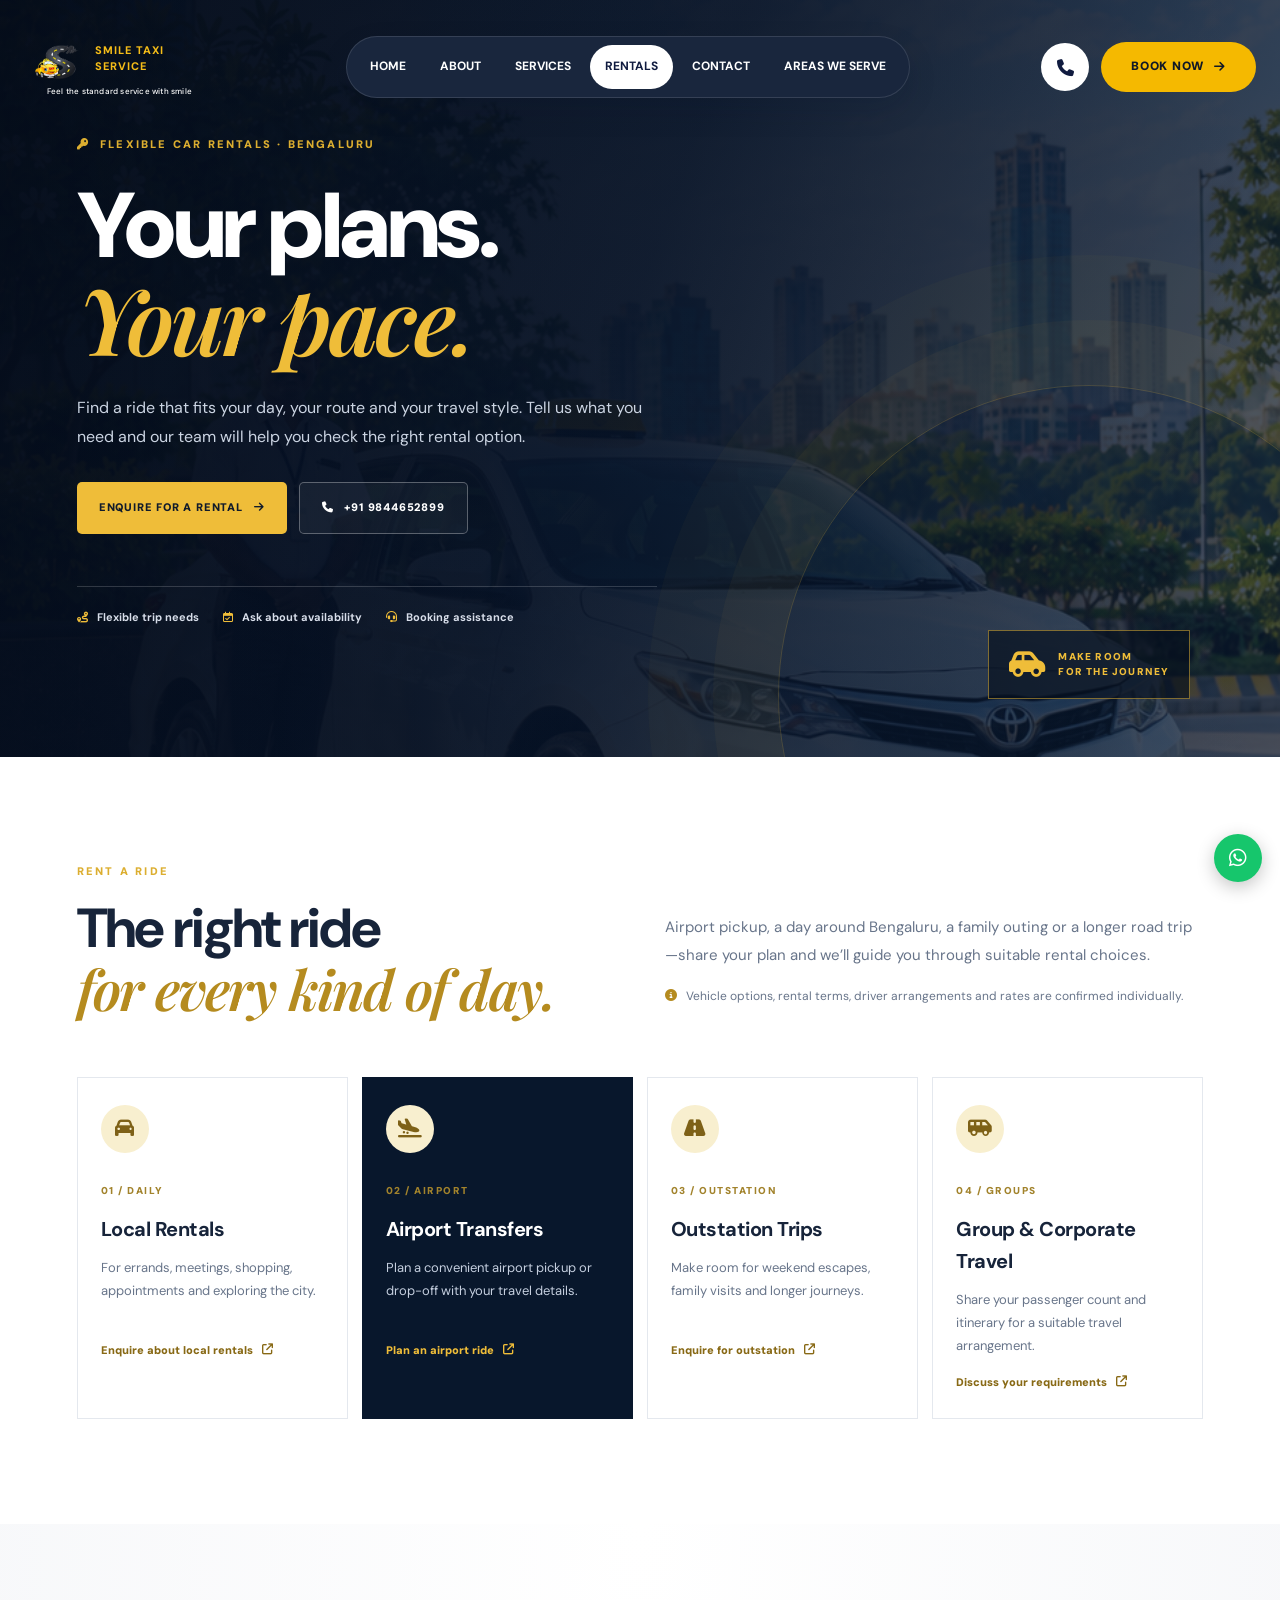
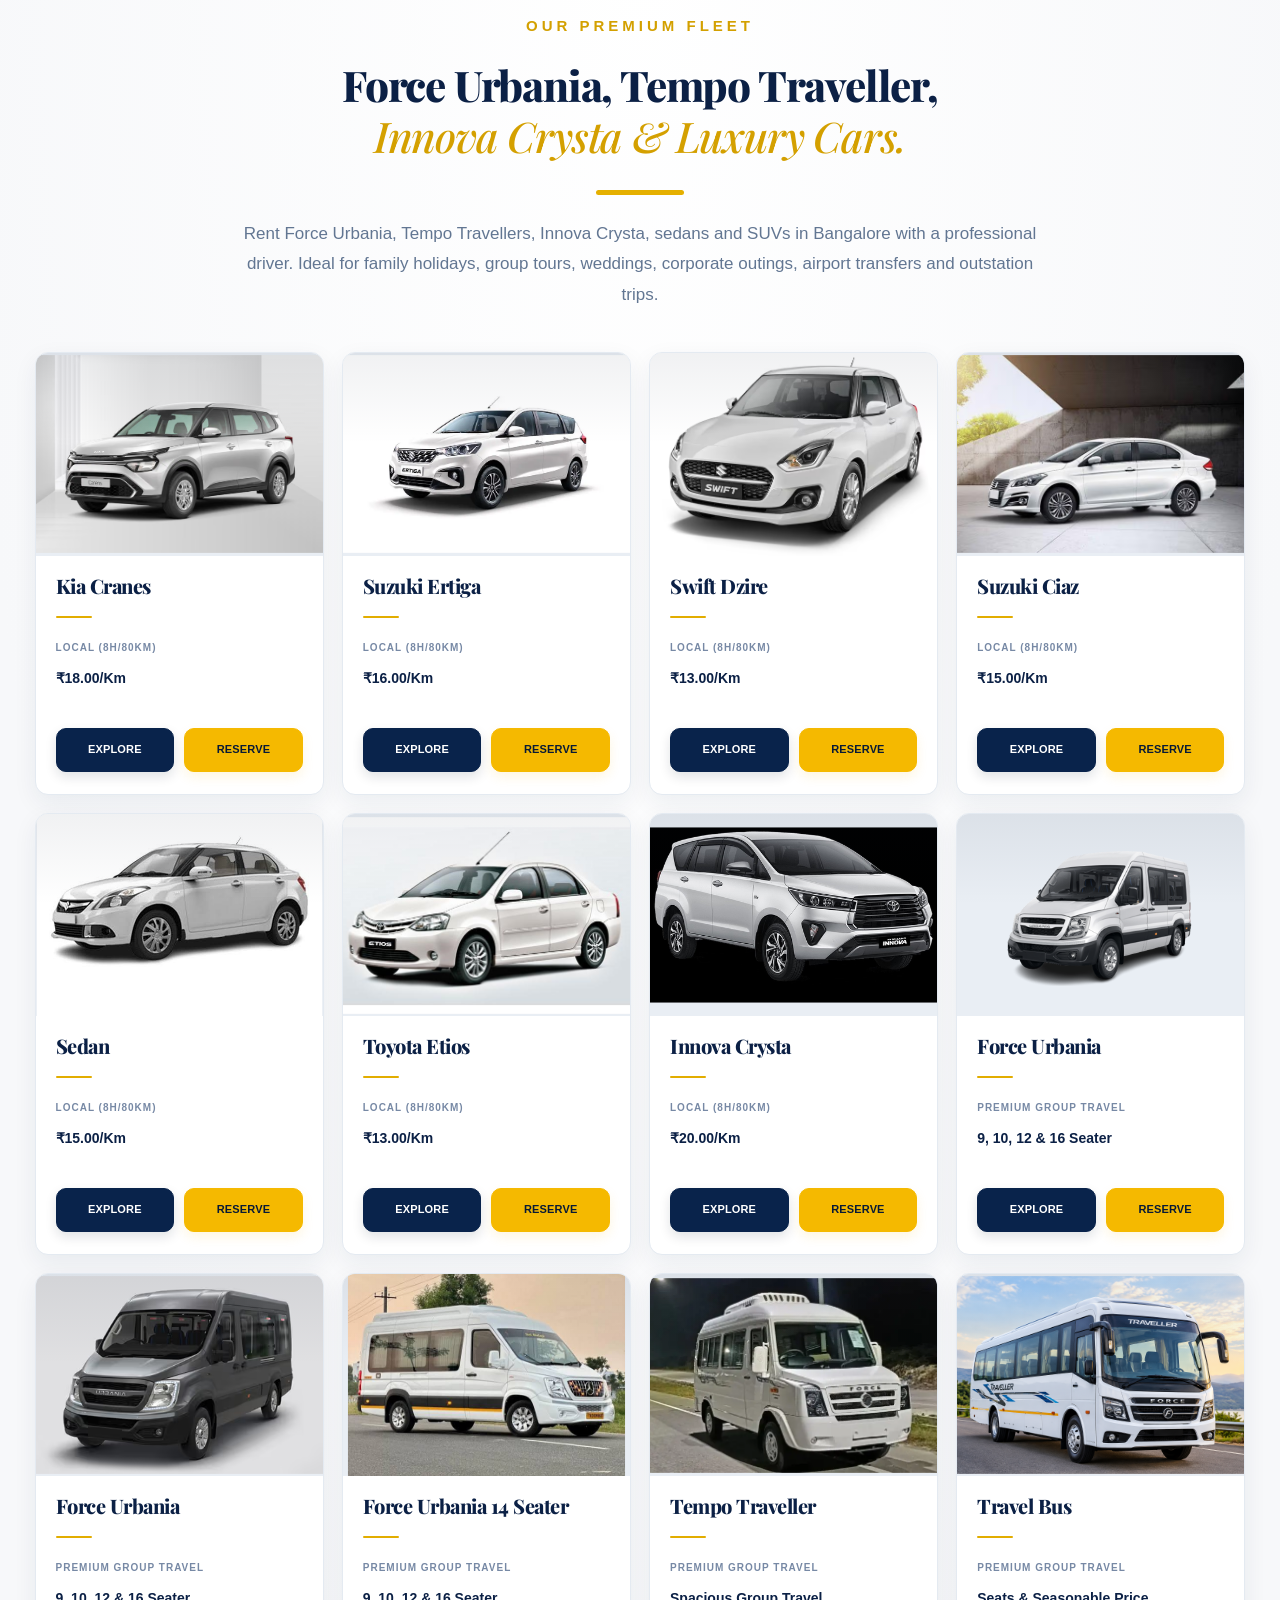
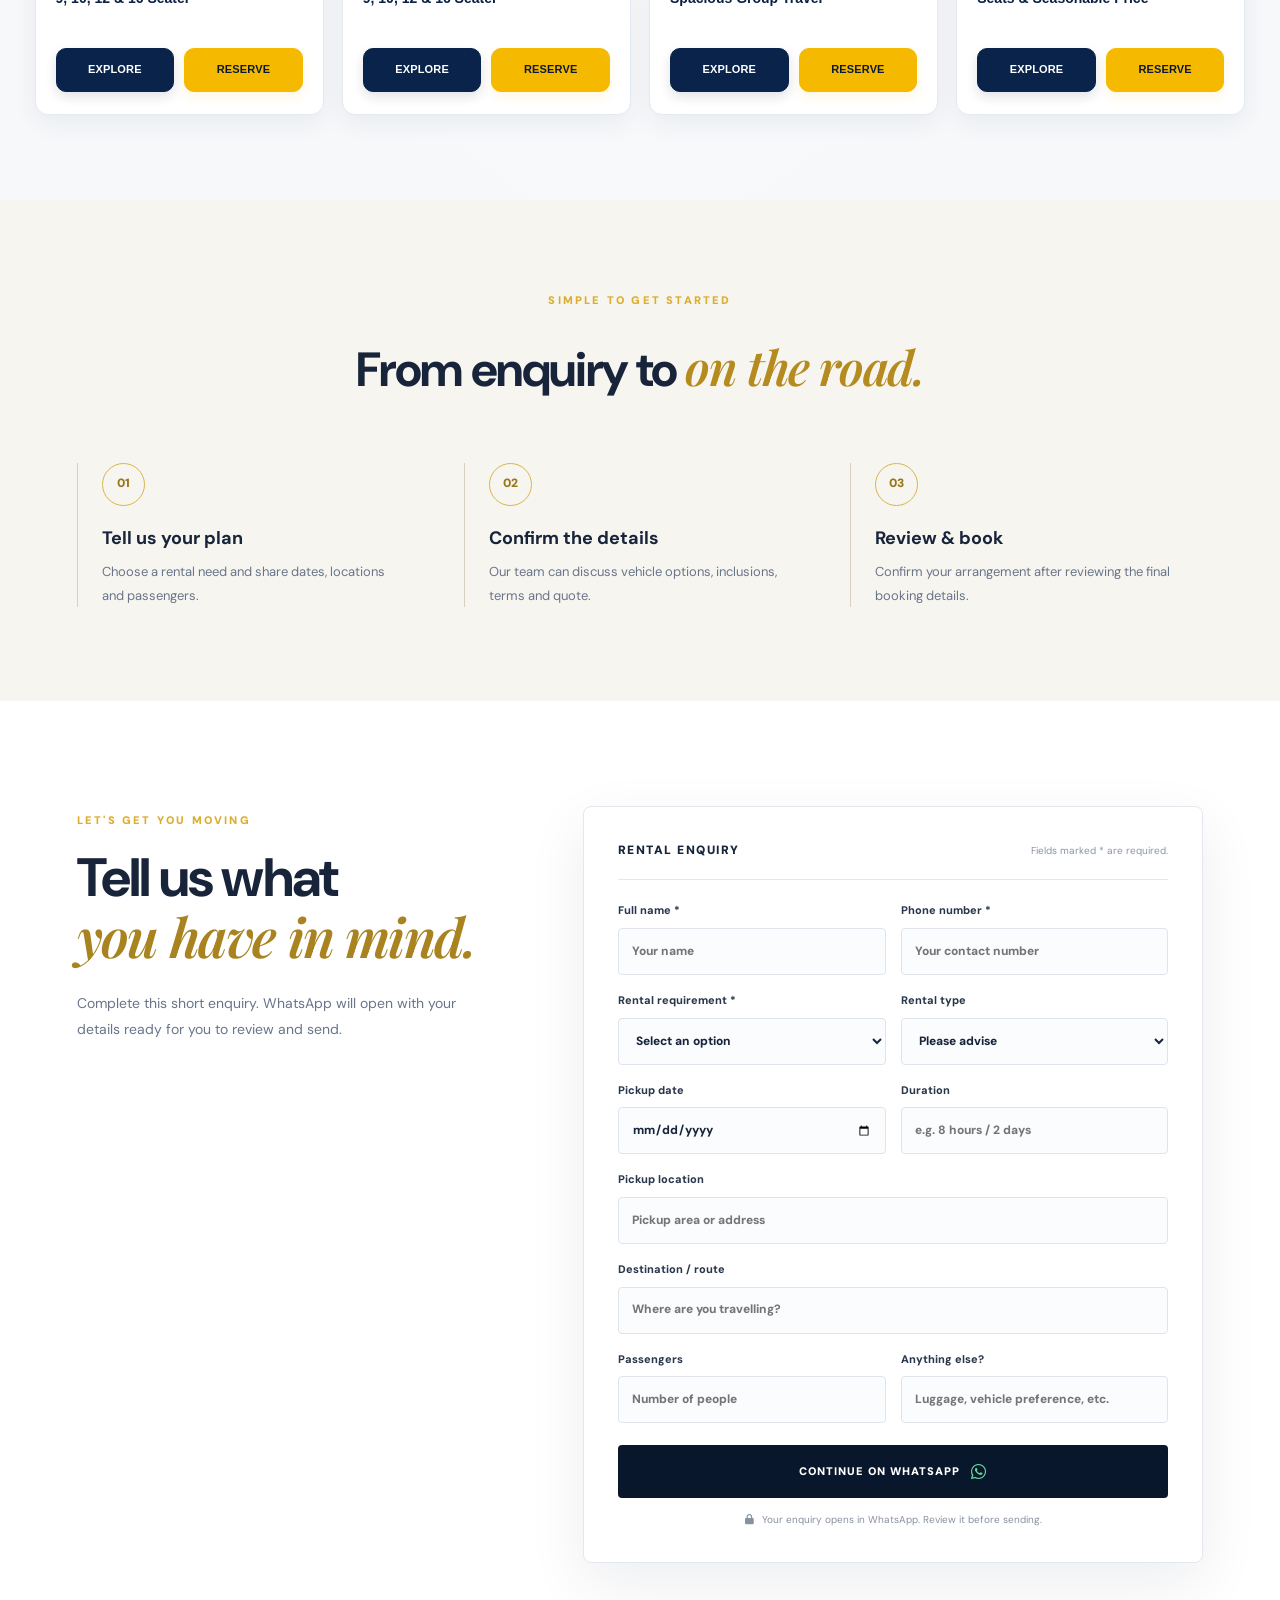
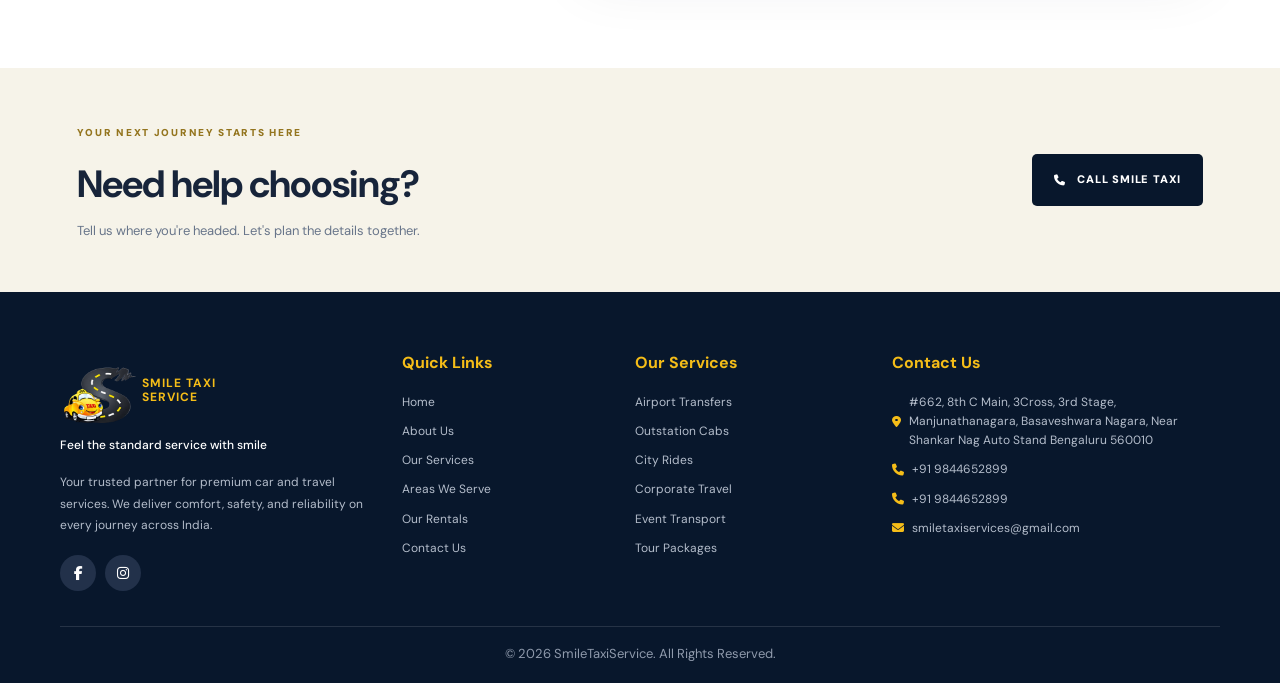
<file: rentals.html>
<!DOCTYPE html>
<html lang="en">
<head>
  <meta charset="UTF-8">
  <meta name="viewport" content="width=device-width, initial-scale=1.0">
  <title>Car Rentals in Bengaluru | Smile Taxi Service</title>
  <meta name="description" content="Explore flexible car rental options with Smile Taxi Service in Bengaluru. Enquire for self-drive or chauffeur-driven rental availability, duration and pricing.">
  <link rel="stylesheet" href="./style.css">
  <link rel="stylesheet" href="./header.css">
  <link rel="stylesheet" href="./rentals.css">
  <link rel="stylesheet" href="./responsive.css">
  <link rel="preconnect" href="https://fonts.googleapis.com">
  <link rel="preconnect" href="https://fonts.gstatic.com" crossorigin>
  <link href="https://fonts.googleapis.com/css2?family=DM+Sans:wght@400;500;600;700;800;900&family=Playfair+Display:ital,wght@1,600;1,700&display=swap" rel="stylesheet">
  <link rel="stylesheet" href="https://cdnjs.cloudflare.com/ajax/libs/font-awesome/6.6.0/css/all.min.css">
</head>
<body>
  <div id="siteHeader"></div>
  <script src="./header.js"></script>

  <main class="rentals-page">
    <section class="rental-hero">
      <div class="rental-hero-shade"></div>
      <div class="rental-hero-inner">
        <span class="rental-kicker"><i class="fa-solid fa-key"></i> FLEXIBLE CAR RENTALS · BENGALURU</span>
        <h1>Your plans.<br><em>Your pace.</em></h1>
        <p>Find a ride that fits your day, your route and your travel style. Tell us what you need and our team will help you check the right rental option.</p>
        <div class="rental-hero-actions">
          <a class="rental-btn rental-btn-gold" href="./enquiry.html">ENQUIRE FOR A RENTAL <i class="fa-solid fa-arrow-right"></i></a>
          <a class="rental-btn rental-btn-ghost" href="tel:+919844652899"><i class="fa-solid fa-phone"></i> +91 9844652899</a>
        </div>
        <div class="rental-trust-row">
          <span><i class="fa-solid fa-route"></i> Flexible trip needs</span>
          <span><i class="fa-regular fa-calendar-check"></i> Ask about availability</span>
          <span><i class="fa-solid fa-headset"></i> Booking assistance</span>
        </div>
      </div>
      <div class="rental-hero-stamp"><i class="fa-solid fa-car-side"></i><span>MAKE ROOM<br>FOR THE JOURNEY</span></div>
    </section>

    <section class="rental-intro section-shell">
      <div>
        <span class="rental-section-tag">RENT A RIDE</span>
        <h2>The right ride<br><em>for every kind of day.</em></h2>
      </div>
      <div class="rental-intro-copy">
        <p>Airport pickup, a day around Bengaluru, a family outing or a longer road trip—share your plan and we’ll guide you through suitable rental choices.</p>
        <p class="rental-small-note"><i class="fa-solid fa-circle-info"></i> Vehicle options, rental terms, driver arrangements and rates are confirmed individually.</p>
      </div>
    </section>


    
    <section class="rental-options section-shell" aria-label="Rental options">
      <article class="rental-option">
        <div class="rental-option-icon"><i class="fa-solid fa-car"></i></div>
        <span class="rental-option-no">01 / DAILY</span>
        <h3>Local Rentals</h3>
        <p>For errands, meetings, shopping, appointments and exploring the city.</p>
        <a href="./enquiry.html" data-service="Local Rental">Enquire about local rentals <i class="fa-solid fa-arrow-up-right-from-square"></i></a>
      </article>
      <article class="rental-option rental-option-featured">
        <div class="rental-option-icon"><i class="fa-solid fa-plane-arrival"></i></div>
        <span class="rental-option-no">02 / AIRPORT</span>
        <h3>Airport Transfers</h3>
        <p>Plan a convenient airport pickup or drop-off with your travel details.</p>
        <a href="./enquiry.html" data-service="Airport Taxi">Plan an airport ride <i class="fa-solid fa-arrow-up-right-from-square"></i></a>
      </article>
      <article class="rental-option">
        <div class="rental-option-icon"><i class="fa-solid fa-road"></i></div>
        <span class="rental-option-no">03 / OUTSTATION</span>
        <h3>Outstation Trips</h3>
        <p>Make room for weekend escapes, family visits and longer journeys.</p>
        <a href="./enquiry.html" data-service="Outstation Cab">Enquire for outstation <i class="fa-solid fa-arrow-up-right-from-square"></i></a>
      </article>
      <article class="rental-option">
        <div class="rental-option-icon"><i class="fa-solid fa-van-shuttle"></i></div>
        <span class="rental-option-no">04 / GROUPS</span>
        <h3>Group & Corporate Travel</h3>
        <p>Share your passenger count and itinerary for a suitable travel arrangement.</p>
        <a href="./enquiry.html" data-service="Group / Corporate Travel">Discuss your requirements <i class="fa-solid fa-arrow-up-right-from-square"></i></a>
      </article>
    </section>

    



<section class="fleet-section" id="fleet">


<div class="fleet-heading">

    <span class="fleet-label">OUR PREMIUM FLEET</span>

    <h2>
        Force Urbania, Tempo Traveller,
        <br>
        <em>Innova Crysta &amp; Luxury Cars.</em>
    </h2>

    <div class="fleet-line"></div>

    <p>
        Rent Force Urbania, Tempo Travellers, Innova Crysta,
        sedans and SUVs in Bangalore with a professional driver.
        Ideal for family holidays, group tours, weddings,
        corporate outings, airport transfers and outstation trips.
    </p>

</div>





    <div class="fleet-grid">

        <!-- CARD 1 -->
        <div class="fleet-card">

            <div class="fleet-image">

                <img
                    src="assets/images/KiaCarens.jpg"
                    class="fleet-bg"
                    alt="Urbania 10 Seater">

                <div class="fleet-dark"></div>

            

                <div class="fleet-white-fade"></div>

               

            </div>


            <div class="fleet-content">

                <h3>Kia Cranes</h3>

                <div class="fleet-divider"></div>

                <span class="local-text">
                    LOCAL (8H/80KM)
                </span>

                <strong class="fleet-price">
                    ₹18.00/Km
                </strong>

                <div class="fleet-buttons">

                    <a href="rentals.html" class="explore-btn">
                        EXPLORE
                    </a>

                    <a href="./enquiry.html" class="reserve-btn">
                        RESERVE
                    </a>

                </div>

            </div>

        </div>


        <!-- CARD 2 -->
        <div class="fleet-card">

            <div class="fleet-image">

                <img
                    src="assets/images/suzukiErtiga.jpg"
                    class="fleet-bg"
                    alt="Urbania 10 Seater">

                <div class="fleet-dark"></div>

                

                <div class="fleet-white-fade"></div>

               

            </div>

            


            <div class="fleet-content">

                <h3>Suzuki Ertiga</h3>

                <div class="fleet-divider"></div>

                <span class="local-text">
                    LOCAL (8H/80KM)
                </span>

                <strong class="fleet-price">
                    ₹16.00/Km
                </strong>

                <div class="fleet-buttons">

                    <a href="rentals.html" class="explore-btn">
                        EXPLORE
                    </a>

                    <a href="./enquiry.html" class="reserve-btn">
                        RESERVE
                    </a>

                </div>

            </div>

        </div>


        <!-- CARD 3 -->
        <div class="fleet-card">

            <div class="fleet-image">

                <img
                    src="assets/images/swift-dzire.jpg"
                    class="fleet-bg"
                    alt="Urbania 12 Seater">

                <div class="fleet-dark"></div>


                <div class="fleet-white-fade"></div>

              

            </div>


            <div class="fleet-content">

                <h3>Swift Dzire</h3>

                <div class="fleet-divider"></div>

                <span class="local-text">
                    LOCAL (8H/80KM)
                </span>

                <strong class="fleet-price">
                    ₹13.00/Km
                </strong>

                <div class="fleet-buttons">

                    <a href="rentals.html" class="explore-btn">
                        EXPLORE
                    </a>

                    <a href="./enquiry.html" class="reserve-btn">
                        RESERVE
                    </a>

                </div>

            </div>

        </div>



 <!-- CARD 2 -->
        <div class="fleet-card">

            <div class="fleet-image">

                <img
                    src="assets/images/Suzukiciaz.jpg"
                    class="fleet-bg"
                    alt="Urbania 10 Seater">

                <div class="fleet-dark"></div>

                <div class="fleet-white-fade"></div>

               

            </div>


            <div class="fleet-content">

                <h3>Suzuki Ciaz</h3>

                <div class="fleet-divider"></div>

                <span class="local-text">
                    LOCAL (8H/80KM)
                </span>

                <strong class="fleet-price">
                    ₹15.00/Km
                </strong>

                <div class="fleet-buttons">

                    <a href="rentals.html" class="explore-btn">
                        EXPLORE
                    </a>

                    <a href="./enquiry.html" class="reserve-btn">
                        RESERVE
                    </a>

                </div>

            </div>

        </div>


        
        
 <!-- CARD 2 -->
        <div class="fleet-card">

            <div class="fleet-image">

                <img
                    src="assets/images/sedan.jpg"
                    class="fleet-bg"
                    alt="Urbania 10 Seater">

                <div class="fleet-dark"></div>

                <div class="fleet-white-fade"></div>

               

            </div>


            <div class="fleet-content">

                <h3>Sedan</h3>

                <div class="fleet-divider"></div>

                <span class="local-text">
                    LOCAL (8H/80KM)
                </span>

                <strong class="fleet-price">
                    ₹15.00/Km
                </strong>

                <div class="fleet-buttons">

                    <a href="rentals.html" class="explore-btn">
                        EXPLORE
                    </a>

                    <a href="./enquiry.html" class="reserve-btn">
                        RESERVE
                    </a>

                </div>

            </div>

        </div>

         <!-- CARD 2 -->
        <div class="fleet-card">

            <div class="fleet-image">

                <img
                    src="assets/images/Toyota-Etios.jpg"
                    class="fleet-bg"
                    alt="Urbania 10 Seater">

                <div class="fleet-dark"></div>

                <div class="fleet-white-fade"></div>

                

            </div>


            <div class="fleet-content">

                <h3>Toyota Etios</h3>

                <div class="fleet-divider"></div>

                <span class="local-text">
                    LOCAL (8H/80KM)
                </span>

                <strong class="fleet-price">
                    ₹13.00/Km
                </strong>

                <div class="fleet-buttons">

                    <a href="rentals.html" class="explore-btn">
                        EXPLORE
                    </a>

                    <a href="./enquiry.html" class="reserve-btn">
                        RESERVE
                    </a>

                </div>

            </div>

        </div>

         <!-- CARD 2 -->
        <div class="fleet-card">

            <div class="fleet-image">

                <img
                    src="assets/images/InnovaCrysta.jpg"
                    class="fleet-bg"
                    alt="Urbania 10 Seater">

                <div class="fleet-dark"></div>

                <div class="fleet-white-fade"></div>

               

            </div>


            <div class="fleet-content">

                <h3>Innova Crysta</h3>

                <div class="fleet-divider"></div>

                <span class="local-text">
                    LOCAL (8H/80KM)
                </span>

                <strong class="fleet-price">
                    ₹20.00/Km
                </strong>

                <div class="fleet-buttons">

                    <a href="rentals.html" class="explore-btn">
                        EXPLORE
                    </a>

                    <a href="./enquiry.html" class="reserve-btn">
                        RESERVE
                    </a>

                </div>

            </div>

        </div>

        
<!-- FORCE URBANIA -->
<div class="fleet-card">
    <div class="fleet-image">
        <img
            src="assets/images/Urbania.jpg"
            class="fleet-bg"
            alt="Force Urbania premium passenger van">

        <div class="fleet-dark"></div>
        <div class="fleet-white-fade"></div>
    </div>

    <div class="fleet-content">
        <h3>Force Urbania</h3>

        <div class="fleet-divider"></div>

        <span class="local-text">
            PREMIUM GROUP TRAVEL
        </span>

        <strong class="fleet-price">
            9, 10, 12 &amp; 16 Seater
        </strong>

        <div class="fleet-buttons">
            <a href="rentals.html" class="explore-btn">
                EXPLORE
            </a>

            <a href="./enquiry.html" class="reserve-btn">
                RESERVE
            </a>
        </div>
    </div>
</div>

    
<!-- FORCE URBANIA -->
<div class="fleet-card">
    <div class="fleet-image">
        <img
            src="assets/images/urbania1.jpg"
            class="fleet-bg"
            alt="Force Urbania premium passenger van">

        <div class="fleet-dark"></div>
        <div class="fleet-white-fade"></div>
    </div>

    <div class="fleet-content">
        <h3>Force Urbania</h3>

        <div class="fleet-divider"></div>

        <span class="local-text">
            PREMIUM GROUP TRAVEL
        </span>

        <strong class="fleet-price">
            9, 10, 12 &amp; 16 Seater
        </strong>

        <div class="fleet-buttons">
            <a href="rentals.html" class="explore-btn">
                EXPLORE
            </a>

            <a href="./enquiry.html" class="reserve-btn">
                RESERVE
            </a>
        </div>
    </div>
</div>

    
<!-- FORCE URBANIA -->
<div class="fleet-card">
    <div class="fleet-image">
        <img
            src="assets/images/urbania2.jpeg"
            class="fleet-bg"
            alt="Force Urbania premium passenger van">

        <div class="fleet-dark"></div>
        <div class="fleet-white-fade"></div>
    </div>

    <div class="fleet-content">
        <h3>Force Urbania 14 Seater</h3>

        <div class="fleet-divider"></div>

        <span class="local-text">
            PREMIUM GROUP TRAVEL
        </span>

        <strong class="fleet-price">
            9, 10, 12 &amp; 16 Seater
        </strong>

        <div class="fleet-buttons">
            <a href="rentals.html" class="explore-btn">
                EXPLORE
            </a>

            <a href="./enquiry.html" class="reserve-btn">
                RESERVE
            </a>
        </div>
    </div>
</div>

<!-- TEMPO TRAVELLER / TRAVELLER BUS -->
<div class="fleet-card">
    <div class="fleet-image">
        <img
            src="assets/images/tempo.png"
            class="fleet-bg"
            alt="Tempo Traveller rental for group trips">

        <div class="fleet-dark"></div>
        <div class="fleet-white-fade"></div>
    </div>

    <div class="fleet-content">
        <h3>Tempo Traveller</h3>

        <div class="fleet-divider"></div>

        <span class="local-text">
            PREMIUM GROUP TRAVEL
        </span>

        <strong class="fleet-price">
            Spacious Group Travel
        </strong>

        <div class="fleet-buttons">
            <a href="rentals.html" class="explore-btn">
                EXPLORE
            </a>

            <a href="./enquiry.html" class="reserve-btn">
                RESERVE
            </a>
        </div>
    </div>
</div>


<!-- TRAVEL BUS -->
<div class="fleet-card">

    <div class="fleet-image">

        <img
            src="assets/images/bus.png"
            class="fleet-bg"
            alt="Travel bus rental for group tours and outstation trips">

        <div class="fleet-dark"></div>

        <div class="fleet-white-fade"></div>

    </div>

    <div class="fleet-content">

        <h3>Travel Bus</h3>

        <div class="fleet-divider"></div>

        <span class="local-text">
            PREMIUM GROUP TRAVEL
        </span>

        <strong class="fleet-price">
            Seats & Seasonable Price
        </strong>

        <div class="fleet-buttons">

            <a href="rentals.html" class="explore-btn">
                EXPLORE
            </a>

            <a href="./enquiry.html" class="reserve-btn">
                RESERVE
            </a>

        </div>

    </div>

</div>



    </div>

</section>






    <section class="rental-process">
      <div class="section-shell">
        <div class="rental-centered-heading">
          <span class="rental-section-tag">SIMPLE TO GET STARTED</span>
          <h2>From enquiry to <em>on the road.</em></h2>
        </div>
        <div class="rental-steps">
          <article><span>01</span><h3>Tell us your plan</h3><p>Choose a rental need and share dates, locations and passengers.</p></article>
          <article><span>02</span><h3>Confirm the details</h3><p>Our team can discuss vehicle options, inclusions, terms and quote.</p></article>
          <article><span>03</span><h3>Review & book</h3><p>Confirm your arrangement after reviewing the final booking details.</p></article>
        </div>
      </div>
    </section>

    <section class="rental-enquiry section-shell" id="rental-enquiry">
      <div class="rental-enquiry-copy">
        <span class="rental-section-tag">LET'S GET YOU MOVING</span>
        <h2>Tell us what<br><em>you have in mind.</em></h2>
        <p>Complete this short enquiry. WhatsApp will open with your details ready for you to review and send.</p>
       
      </div>
      <form class="rental-form" id="rentalForm">
        <div class="rental-form-heading"><span>RENTAL ENQUIRY</span><p>Fields marked * are required.</p></div>
        <div class="rental-form-grid">
          <label>Full name *<input id="rName" name="name" type="text" placeholder="Your name" autocomplete="name" required></label>
          <label>Phone number *<input id="rPhone" name="phone" type="tel" placeholder="Your contact number" autocomplete="tel" required></label>
          <label>Rental requirement *<select id="rService" required><option value="">Select an option</option><option>Car Rental</option><option>Local Rental</option><option>Airport Taxi</option><option>Outstation Cab</option><option>Group / Corporate Travel</option><option>Tour Package</option></select></label>
          <label>Rental type<select id="rType"><option value="Please advise">Please advise</option><option>Chauffeur-driven</option><option>Self-drive (subject to availability)</option></select></label>
          <label>Pickup date<input id="rDate" type="date"></label>
          <label>Duration<input id="rDuration" type="text" placeholder="e.g. 8 hours / 2 days"></label>
          <label class="rental-wide">Pickup location<input id="rPickup" type="text" placeholder="Pickup area or address"></label>
          <label class="rental-wide">Destination / route<input id="rDestination" type="text" placeholder="Where are you travelling?"></label>
          <label>Passengers<input id="rPassengers" type="number" min="1" max="100" placeholder="Number of people"></label>
          <label>Anything else?<input id="rNotes" type="text" placeholder="Luggage, vehicle preference, etc."></label>
        </div>
        <button class="rental-submit" type="submit">CONTINUE ON WHATSAPP <i class="fa-brands fa-whatsapp"></i></button>
        <p class="rental-privacy-note"><i class="fa-solid fa-lock"></i> Your enquiry opens in WhatsApp. Review it before sending.</p>
      </form>
    </section>

    <section class="rental-bottom-cta">
      <div><span>YOUR NEXT JOURNEY STARTS HERE</span><h2>Need help choosing?</h2><p>Tell us where you're headed. Let's plan the details together.</p></div>
      <a href="tel:+919844652899" class="rental-btn rental-btn-dark"><i class="fa-solid fa-phone"></i> CALL SMILE TAXI</a>
    </section>
  </main>


<!-- =========================================================
     9. FOOTER
========================================================= -->

<footer class="footer">


    <div class="footer-grid">


        <!-- FOOTER BRAND -->

        <div>

            <div class="footer-logo">

             
     <a href="./index.html" class="st-logo">
      <img src="./assets/images/taxi.png" alt="Smile Taxi">
      <span class="st-logo-text">
        SMILE TAXI<br>
        SERVICE
      </span>

      <span class="st-tagline">
        Feel the standard service with smile
    </span>
    </a>

            </div>


            <p>
                Your trusted partner for premium car
                and travel services. We deliver comfort,
                safety, and reliability on every journey
                across India.
            </p>


            <div class="social">

                <a href="#">

                    <i class="fa-brands fa-facebook-f"></i>

                </a>


                <a href="#">

                    <i class="fa-brands fa-instagram"></i>

                </a>

            </div>

        </div>



        <!-- QUICK LINKS -->

        <!-- QUICK LINKS -->

        <div>

            <h3>
                Quick Links
            </h3>

 <a href="index.html">
                Home
            </a>
           
            <a href="pages/about.html">
                About Us
            </a>

            <a href="pages/services.html">
                Our Services
            </a>

            <a href="areas.html">
                Areas We Serve
            </a>

            <a href="rentals.html">
                Our Rentals
            </a>

            <a href="contact.html">
                Contact Us
            </a>

        </div>


        <!-- SERVICES -->

        <div>

            <h3>
                Our Services
            </h3>


            <a href="./pages/services.html">
                Airport Transfers
            </a>

            <a href="./pages/services.html">
                Outstation Cabs
            </a>

            <a href="./pages/services.html">
                City Rides
            </a>

            <a href="./pages/services.html">
                Corporate Travel
            </a>

            <a href="./pages/services.html">
                Event Transport
            </a>

           <a href="./pages/services.html">
                Tour Packages
            </a>

        </div>



        <!-- CONTACT -->

        <div class="contact">

            <h3>
                Contact Us
            </h3>


           
            <a href="tel:+91 9844652899">

               <i class="fa-solid fa-location-dot"></i>

                  #662, 8th C Main, 3Cross, 3rd Stage, Manjunathanagara,
Basaveshwara Nagara,
Near Shankar Nag Auto Stand
Bengaluru 560010

            </a>


            <a href="tel:+91 9844652899">

                <i class="fa-solid fa-phone"></i>

                +91 9844652899

            </a>


            <a href="tel:+919844652899">

                <i class="fa-solid fa-phone"></i>

                +91 9844652899


            </a>


            <a href="mailto:smiletaxiservices@gmail.com">

                <i class="fa-solid fa-envelope"></i>

                smiletaxiservices@gmail.com

            </a>

        </div>

    </div>



    <!-- FOOTER BOTTOM -->

    <div class="footer-bottom">

        <span>
            © 2026 SmileTaxiService.
            All Rights Reserved.
        </span>


       

    </div>

</footer>



<!-- =========================================================
     10. FLOATING PHONE + WHATSAPP
========================================================= -->

<div class="floating">


    


    <a
        class="whatsapp"
        href="https://wa.me/9844652899"
        aria-label="WhatsApp">

        <i class="fa-brands fa-whatsapp"></i>

    </a>

</div>


  <script>
    document.addEventListener("DOMContentLoaded", () => {
      document.getElementById("rentalYear").textContent = new Date().getFullYear();
      const date = document.getElementById("rDate");
      date.min = new Date().toISOString().slice(0, 10);

      document.querySelectorAll("[data-service]").forEach(link => {
        link.addEventListener("click", () => {
          document.getElementById("rService").value = link.dataset.service;
        });
      });

      document.getElementById("rentalForm").addEventListener("submit", event => {
        event.preventDefault();
        const values = [
          "Hello Smile Taxi Service, I would like to enquire about a rental.",
          "Name: " + document.getElementById("rName").value.trim(),
          "Phone: " + document.getElementById("rPhone").value.trim(),
          "Requirement: " + document.getElementById("rService").value,
          "Rental type: " + document.getElementById("rType").value,
          date.value ? "Pickup date: " + date.value : "",
          document.getElementById("rDuration").value.trim() ? "Duration: " + document.getElementById("rDuration").value.trim() : "",
          document.getElementById("rPickup").value.trim() ? "Pickup: " + document.getElementById("rPickup").value.trim() : "",
          document.getElementById("rDestination").value.trim() ? "Destination/route: " + document.getElementById("rDestination").value.trim() : "",
          document.getElementById("rPassengers").value ? "Passengers: " + document.getElementById("rPassengers").value : "",
          document.getElementById("rNotes").value.trim() ? "Additional details: " + document.getElementById("rNotes").value.trim() : ""
        ].filter(Boolean);
        window.open("https://wa.me/919844652899?text=" + encodeURIComponent(values.join("\n")), "_blank", "noopener");
      });
    });
  </script>
</body>
</html>
</file>
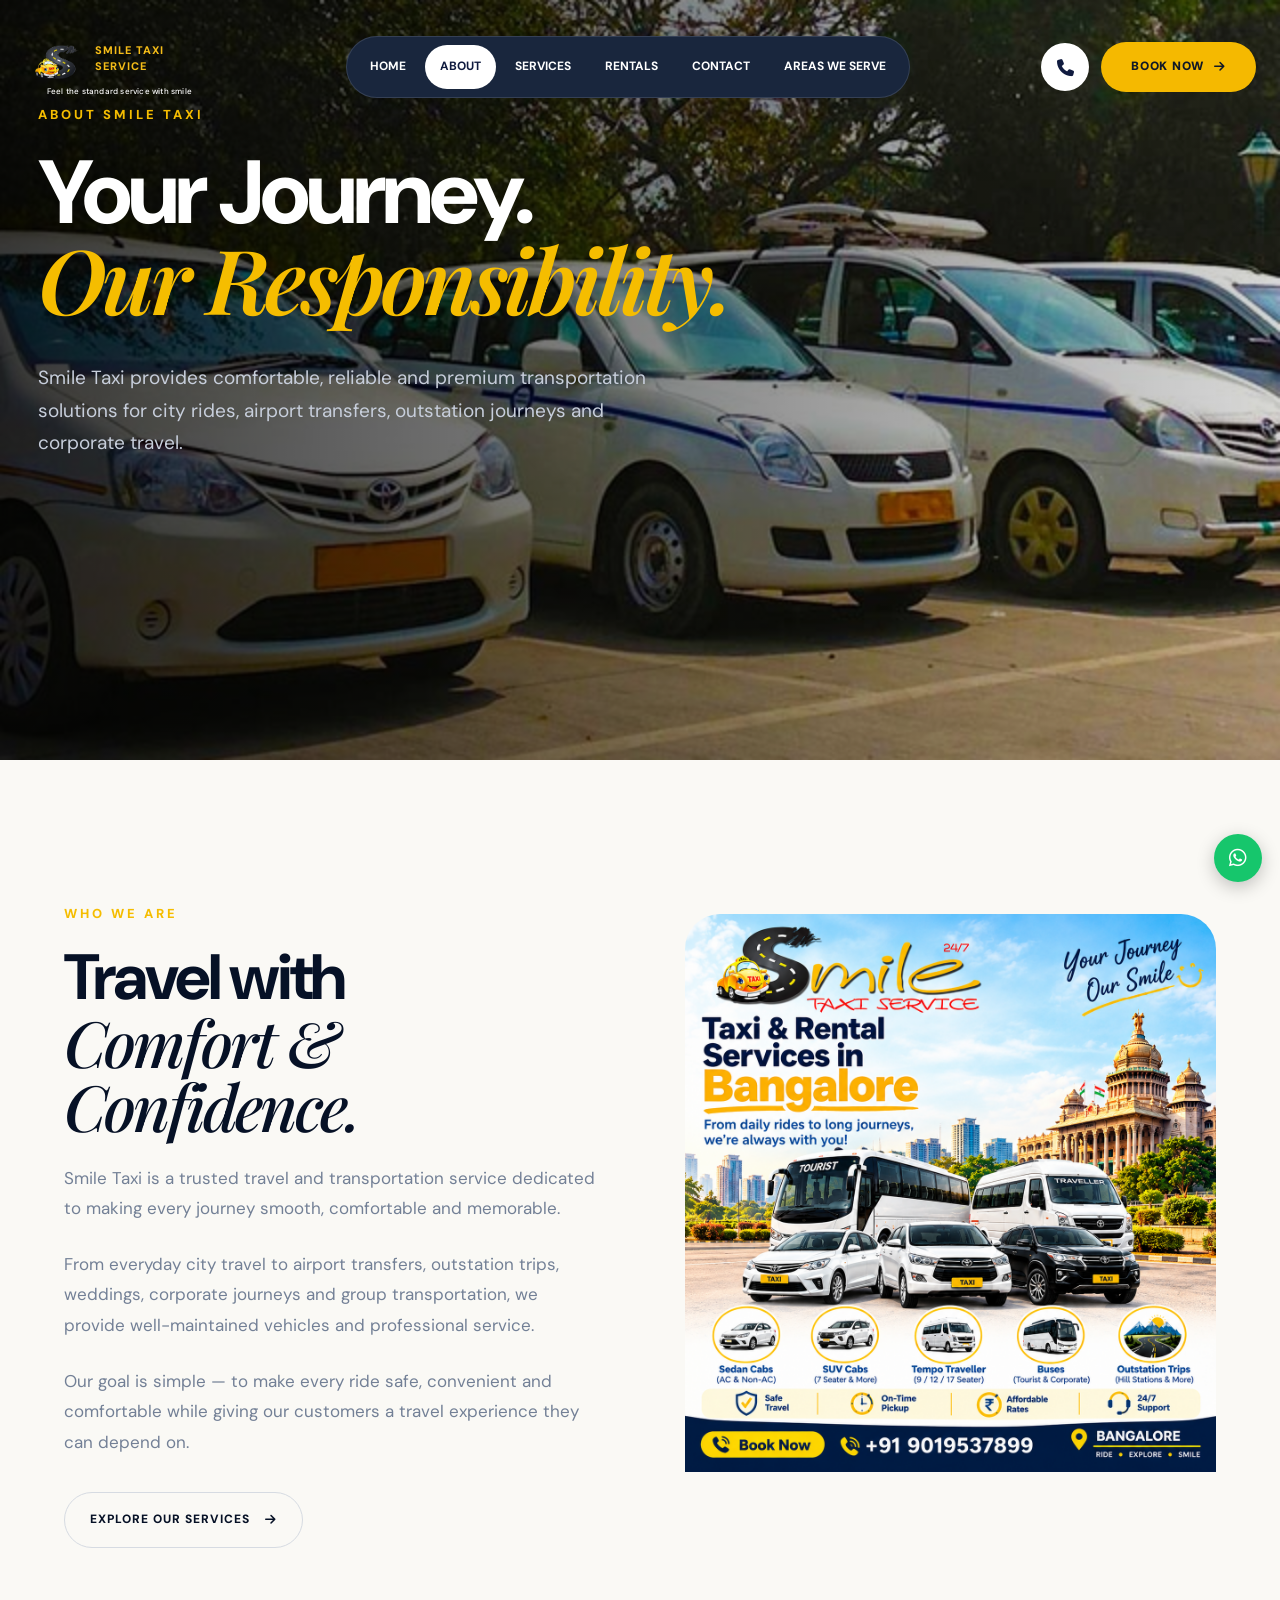
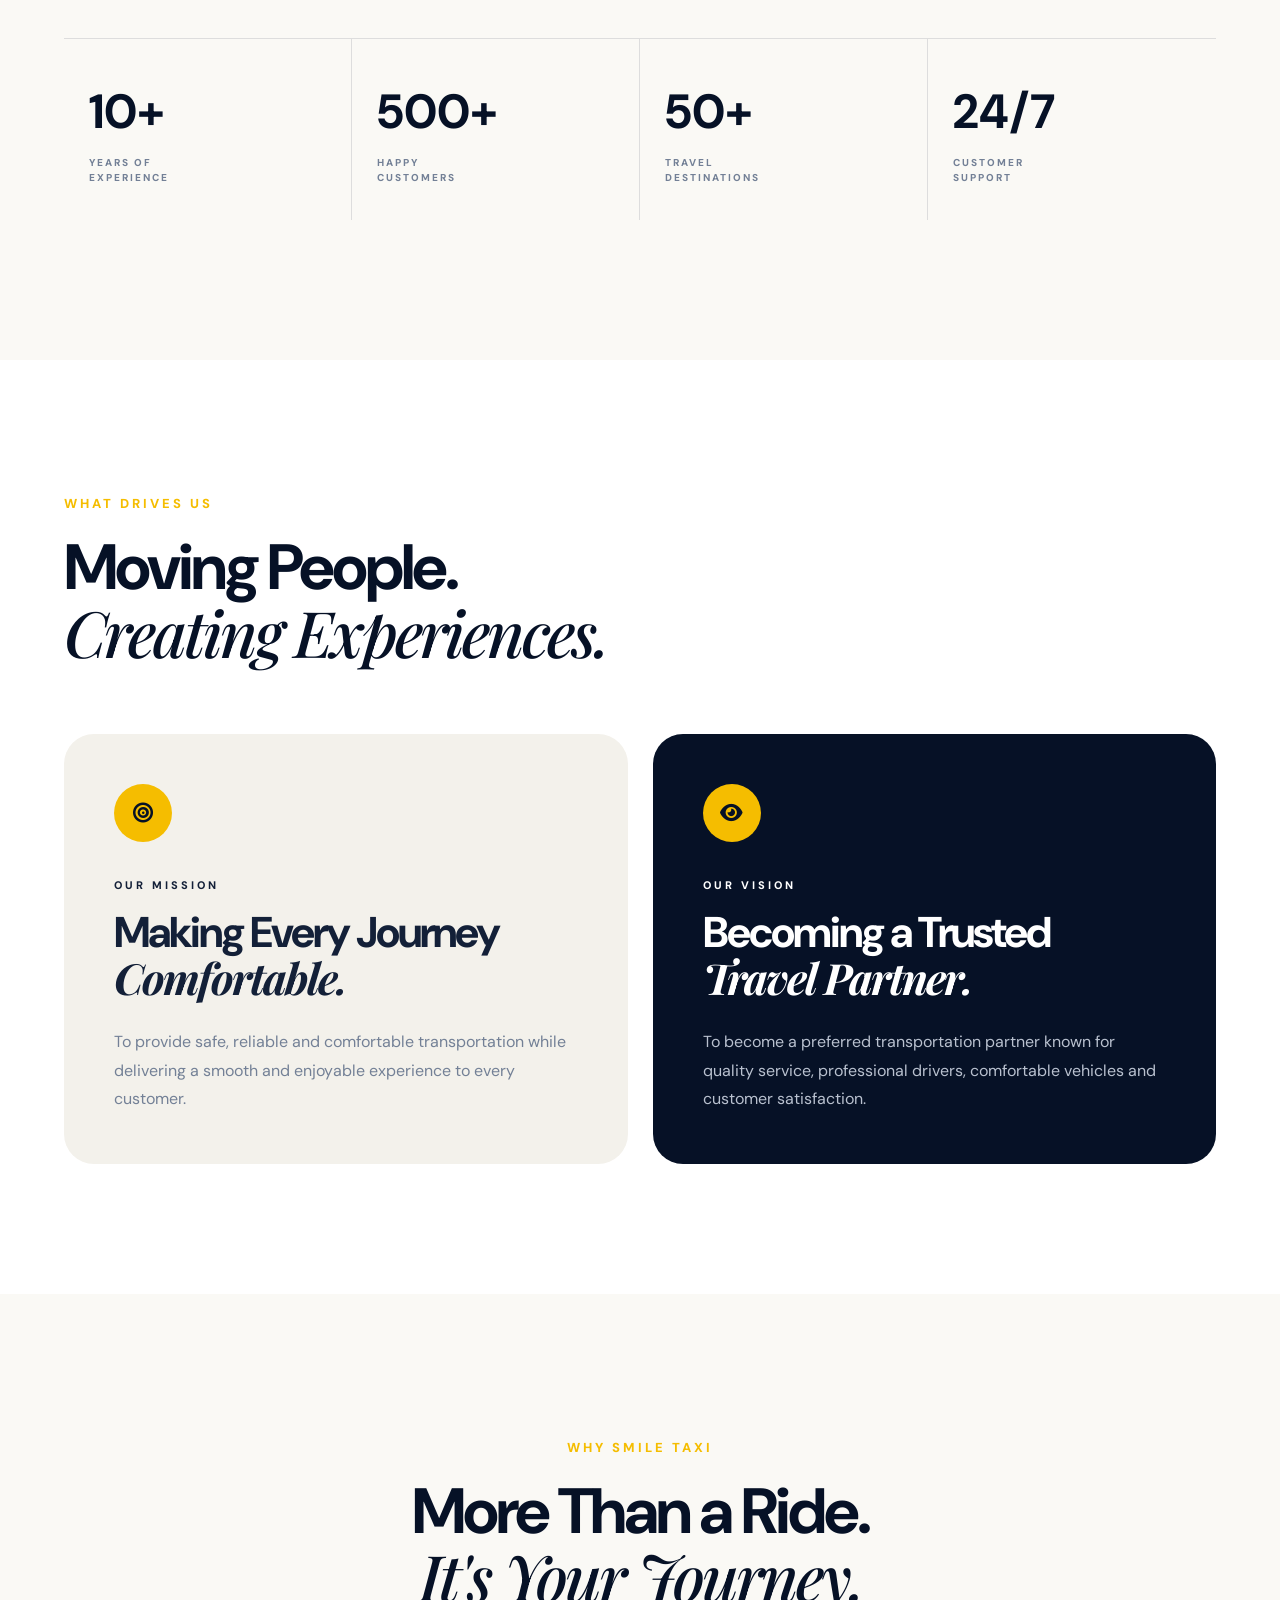
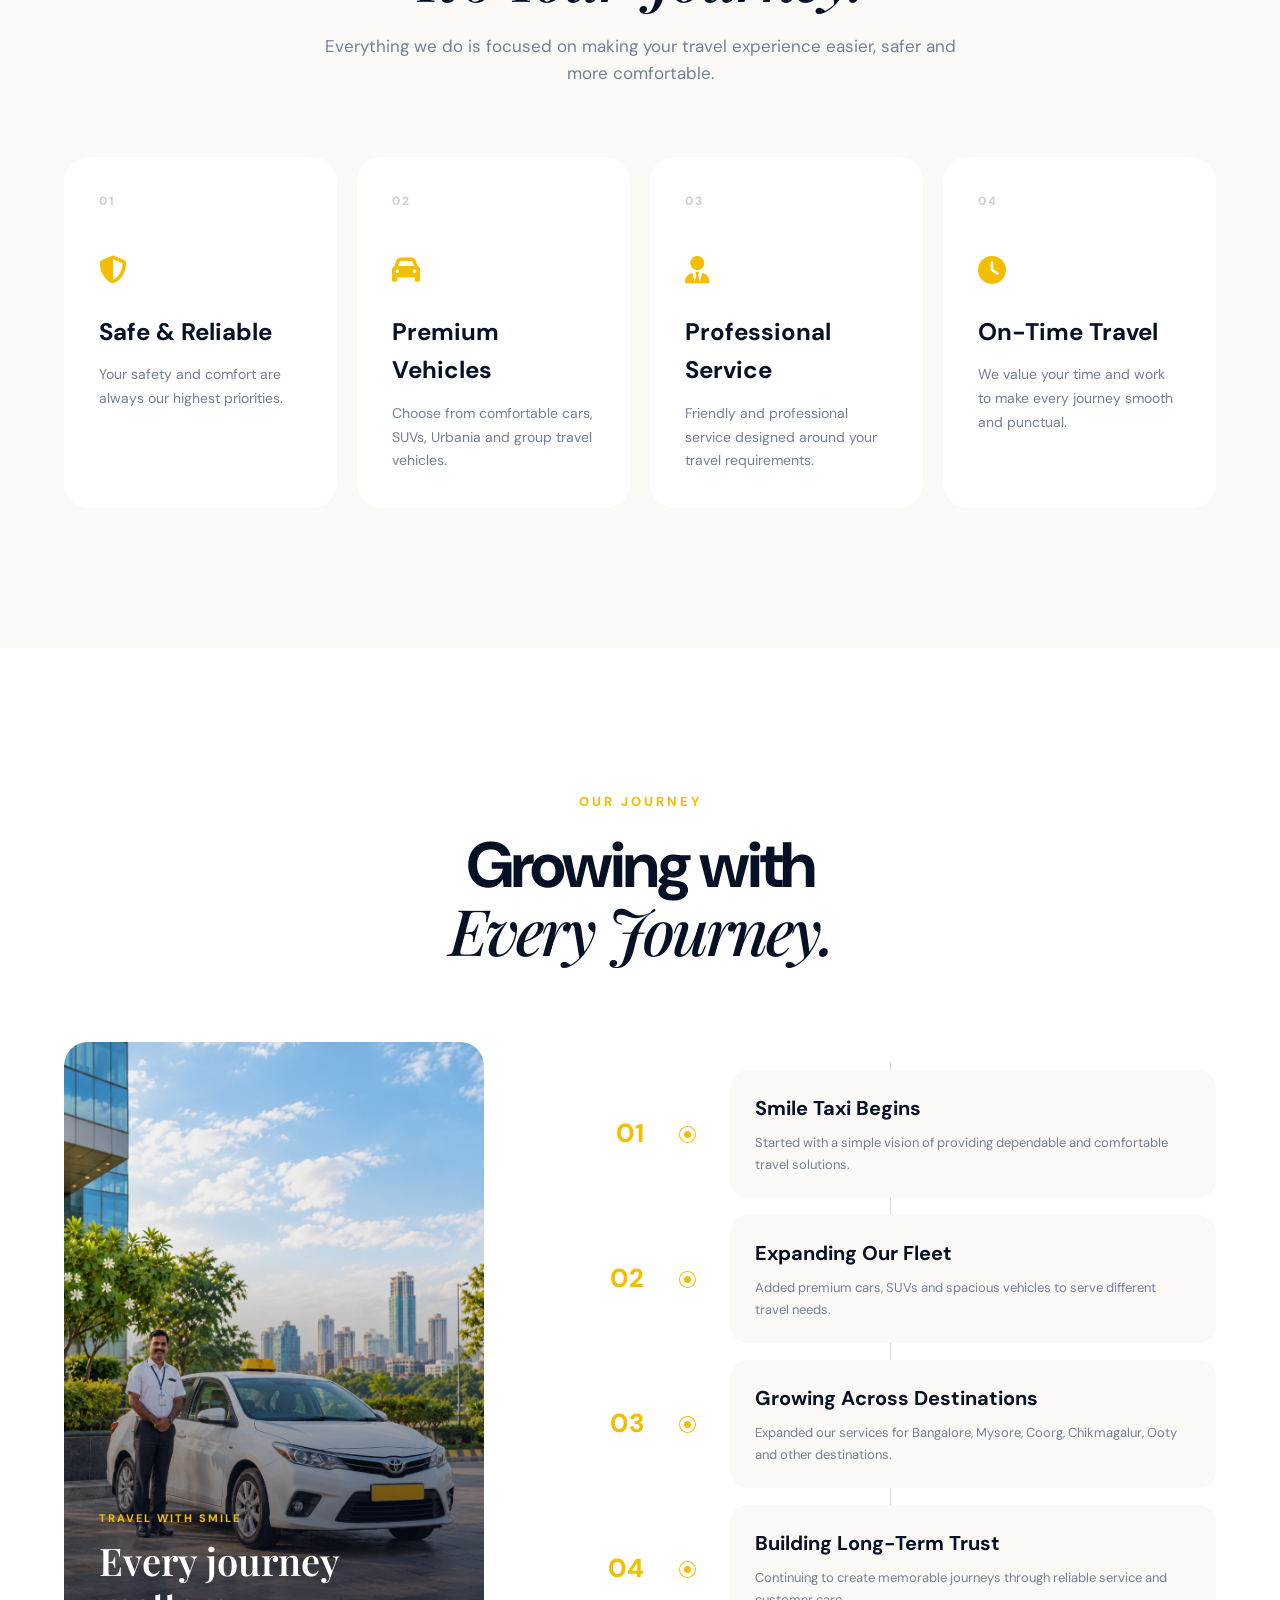
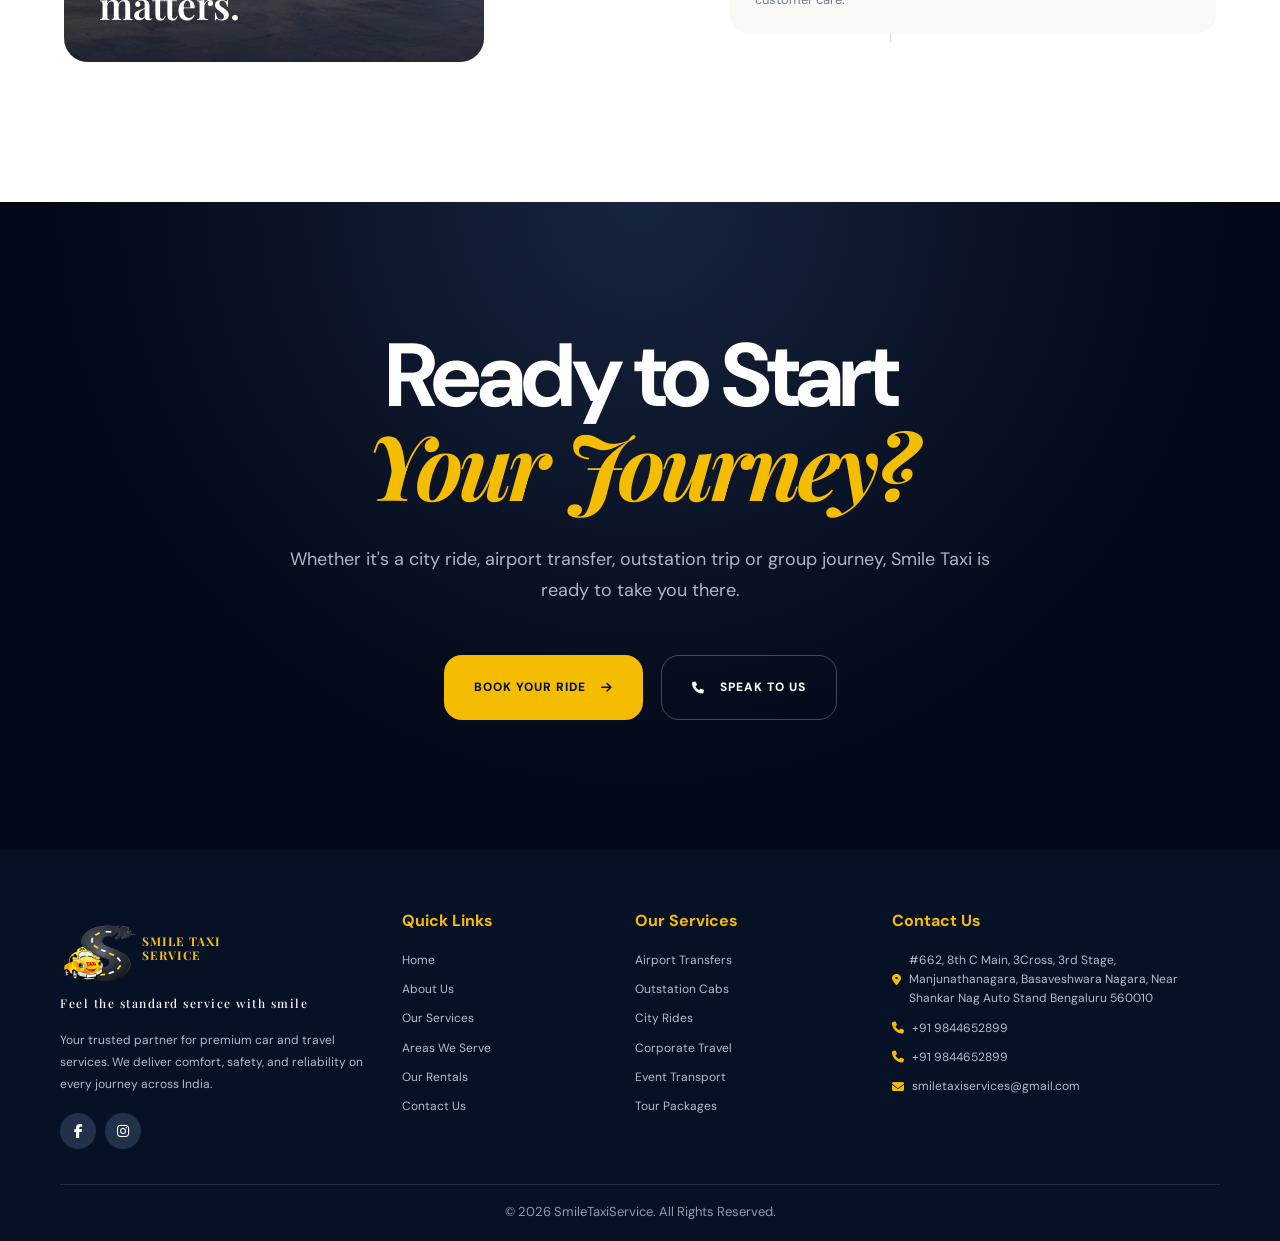
<file: pages/about.html>
<!DOCTYPE html>
<html lang="en">

<head>
    <meta charset="UTF-8">
    <meta name="viewport" content="width=device-width, initial-scale=1.0">

    <title>About Us | Smile Taxi</title>

    <!-- Google Fonts -->
    <link rel="preconnect" href="https://fonts.googleapis.com">
    <link rel="preconnect" href="https://fonts.gstatic.com" crossorigin>

    <link
        href="https://fonts.googleapis.com/css2?family=DM+Sans:wght@400;500;600;700;800&family=Playfair+Display:ital,wght@500;600;700&display=swap"
        rel="stylesheet">

    <!-- Font Awesome -->
    <link
        rel="stylesheet"
        href="https://cdnjs.cloudflare.com/ajax/libs/font-awesome/6.6.0/css/all.min.css">

   <link rel="stylesheet" href="../style.css">
<link rel="stylesheet" href="../about.css">
<link rel="stylesheet" href="../header.css">
<link rel="stylesheet" href="../responsive.css">



</head>

<body>
<div id="siteHeader"></div>
<script src="../header.js"></script>

<!-- =====================================================
     ABOUT HERO
===================================================== -->

<section class="about-hero">

    <div class="about-hero-image"></div>

    <div class="about-hero-overlay"></div>

    <div class="about-hero-content">

        <span class="about-label">
            ABOUT SMILE TAXI
        </span>

        <h1>
            Your Journey.<br>
            <em>Our Responsibility.</em>
        </h1>

        <p>
            Smile Taxi provides comfortable, reliable and
            premium transportation solutions for city rides,
            airport transfers, outstation journeys and
            corporate travel.
        </p>

    </div>

</section>


<!-- =====================================================
     ABOUT COMPANY
===================================================== -->

<section class="about-company">

    <div class="about-company-grid">

        <div class="about-company-content">

            <span class="section-label">
                WHO WE ARE
            </span>

            <h2>
                Travel with
                <em>Comfort &amp; Confidence.</em>
            </h2>

            <p>
                Smile Taxi is a trusted travel and transportation
                service dedicated to making every journey smooth,
                comfortable and memorable.
            </p>

            <p>
                From everyday city travel to airport transfers,
                outstation trips, weddings, corporate journeys
                and group transportation, we provide well-maintained
                vehicles and professional service.
            </p>

            <p>
                Our goal is simple — to make every ride safe,
                convenient and comfortable while giving our
                customers a travel experience they can depend on.
            </p>

            <a href="../pages/services.html" class="about-outline-btn">
                EXPLORE OUR SERVICES
                <i class="fa-solid fa-arrow-right"></i>
            </a>

        </div>


        <div class="about-company-image">

           <img src="../assets/images/about-taxi.png" alt="Smile Taxi">

        </div>

    </div>

    <!-- STATS -->

    <div class="about-stats">

        <div class="about-stat">

            <strong>10+</strong>

            <span>
                YEARS OF<br>
                EXPERIENCE
            </span>

        </div>

        <div class="about-stat">

            <strong>500+</strong>

            <span>
                HAPPY<br>
                CUSTOMERS
            </span>

        </div>

        <div class="about-stat">

            <strong>50+</strong>

            <span>
                TRAVEL<br>
                DESTINATIONS
            </span>

        </div>

        <div class="about-stat">

            <strong>24/7</strong>

            <span>
                CUSTOMER<br>
                SUPPORT
            </span>

        </div>

    </div>

</section>


<!-- =====================================================
     MISSION & VISION
===================================================== -->

<section class="mission-section">

    <div class="mission-heading">

        <span class="section-label">
            WHAT DRIVES US
        </span>

        <h2>
            Moving People.
            <em>Creating Experiences.</em>
        </h2>

    </div>

    <div class="mission-grid">

        <div class="mission-card mission-light">

            <div class="mission-icon">
                <i class="fa-solid fa-bullseye"></i>
            </div>

            <span>OUR MISSION</span>

            <h3>
                Making Every Journey
                <em>Comfortable.</em>
            </h3>

            <p>
                To provide safe, reliable and comfortable
                transportation while delivering a smooth
                and enjoyable experience to every customer.
            </p>

        </div>


        <div class="mission-card mission-dark">

            <div class="mission-icon">
                <i class="fa-solid fa-eye"></i>
            </div>

            <span>OUR VISION</span>

            <h3>
                Becoming a Trusted
                <em>Travel Partner.</em>
            </h3>

            <p>
                To become a preferred transportation partner
                known for quality service, professional drivers,
                comfortable vehicles and customer satisfaction.
            </p>

        </div>

    </div>

</section>


<!-- =====================================================
     WHY SMILE TAXI
===================================================== -->

<section class="values-section">

    <div class="values-heading">

        <span class="section-label">
            WHY SMILE TAXI
        </span>

        <h2>
            More Than a Ride.
            <em>It's Your Journey.</em>
        </h2>

        <p>
            Everything we do is focused on making your travel
            experience easier, safer and more comfortable.
        </p>

    </div>


    <div class="values-grid">

        <div class="value-card">

            <div class="value-number">01</div>

            <i class="fa-solid fa-shield-halved"></i>

            <h3>Safe &amp; Reliable</h3>

            <p>
                Your safety and comfort are always our
                highest priorities.
            </p>

        </div>


        <div class="value-card">

            <div class="value-number">02</div>

            <i class="fa-solid fa-car"></i>

            <h3>Premium Vehicles</h3>

            <p>
                Choose from comfortable cars, SUVs,
                Urbania and group travel vehicles.
            </p>

        </div>


        <div class="value-card">

            <div class="value-number">03</div>

            <i class="fa-solid fa-user-tie"></i>

            <h3>Professional Service</h3>

            <p>
                Friendly and professional service designed
                around your travel requirements.
            </p>

        </div>


        <div class="value-card">

            <div class="value-number">04</div>

            <i class="fa-solid fa-clock"></i>

            <h3>On-Time Travel</h3>

            <p>
                We value your time and work to make every
                journey smooth and punctual.
            </p>

        </div>

    </div>

</section>

<!-- =====================================================
     JOURNEY
===================================================== -->

<section class="journey-section">

    <div class="journey-heading">

        <span class="section-label">
            OUR JOURNEY
        </span>

        <h2>
            Growing with
            <em>Every Journey.</em>
        </h2>

    </div>


    <div class="journey-layout">

        <!-- LEFT IMAGE -->
        <div class="journey-image">

            <img
                src="../assets/images/why-taxi.png"
                alt="Smile Taxi Journey">

            <div class="journey-image-overlay">
                <span>TRAVEL WITH SMILE</span>
                <strong>Every journey<br>matters.</strong>
            </div>

        </div>


        <!-- RIGHT TIMELINE -->
        <div class="journey-timeline">

            <div class="journey-item">

                <div class="journey-year">
                    01
                </div>

                <div class="journey-dot"></div>

                <div class="journey-content">

                    <h3>Smile Taxi Begins</h3>

                    <p>
                        Started with a simple vision of providing
                        dependable and comfortable travel solutions.
                    </p>

                </div>

            </div>


            <div class="journey-item">

                <div class="journey-year">
                    02
                </div>

                <div class="journey-dot"></div>

                <div class="journey-content">

                    <h3>Expanding Our Fleet</h3>

                    <p>
                        Added premium cars, SUVs and spacious
                        vehicles to serve different travel needs.
                    </p>

                </div>

            </div>


            <div class="journey-item">

                <div class="journey-year">
                    03
                </div>

                <div class="journey-dot"></div>

                <div class="journey-content">

                    <h3>Growing Across Destinations</h3>

                    <p>
                        Expanded our services for Bangalore,
                        Mysore, Coorg, Chikmagalur, Ooty and
                        other destinations.
                    </p>

                </div>

            </div>


            <div class="journey-item">

                <div class="journey-year">
                    04
                </div>

                <div class="journey-dot"></div>

                <div class="journey-content">

                    <h3>Building Long-Term Trust</h3>

                    <p>
                        Continuing to create memorable journeys
                        through reliable service and customer care.
                    </p>

                </div>

            </div>

        </div>

    </div>

</section>

<!-- =====================================================
     CTA
===================================================== -->

<section class="about-cta">

    <div class="about-cta-inner">

        <h2>
            Ready to Start
            <br>
            <em>Your Journey?</em>
        </h2>

        <p>
            Whether it's a city ride, airport transfer,
            outstation trip or group journey, Smile Taxi
            is ready to take you there.
        </p>

        <div class="about-cta-buttons">

            <a href="../index.html#booking" class="cta-yellow">
                BOOK YOUR RIDE
                <i class="fa-solid fa-arrow-right"></i>
            </a>

            <a href="tel:+919844652899" class="cta-outline">
                <i class="fa-solid fa-phone"></i>
                SPEAK TO US
            </a>

        </div>

    </div>

</section>



<!-- =========================================================
     9. FOOTER
========================================================= -->

<footer class="footer">


    <div class="footer-grid">


        <!-- FOOTER BRAND -->

        <div>

            <div class="footer-logo">

             
      <a href="./index.html" class="st-logo">
      <img src="../assets/images/taxi.png" alt="Smile Taxi">
      <span class="st-logo-text">
        SMILE TAXI<br>
        SERVICE
      </span>

      <span class="st-tagline">
        Feel the standard service with smile
    </span>
    </a>

            </div>


            <p>
                Your trusted partner for premium car
                and travel services. We deliver comfort,
                safety, and reliability on every journey
                across India.
            </p>


            <div class="social">

                <a href="#">

                    <i class="fa-brands fa-facebook-f"></i>

                </a>


                <a href="#">

                    <i class="fa-brands fa-instagram"></i>

                </a>

            </div>

        </div>



        <!-- QUICK LINKS -->

       <!-- QUICK LINKS -->

        <div>

            <h3>
                Quick Links
            </h3>

 <a href="../index.html">
                Home
            </a>
           
            <a href="../pages/about.html">
                About Us
            </a>

            <a href="../pages/services.html">
                Our Services
            </a>

            <a href="../areas.html">
                Areas We Serve
            </a>

            <a href="../rentals.html">
                Our Rentals
            </a>

            <a href="../contact.html">
                Contact Us
            </a>

        </div>


        <!-- SERVICES -->

        <div>

            <h3>
                Our Services
            </h3>


            <a href="./services.html">
                Airport Transfers
            </a>

            <a href="./services.html">
                Outstation Cabs
            </a>

            <a href="./services.html">
                City Rides
            </a>

            <a href="./services.html">
                Corporate Travel
            </a>

            <a href="./services.html">
                Event Transport
            </a>

           <a href="./services.html">
                Tour Packages
            </a>

        </div>



        <!-- CONTACT -->

        <div class="contact">

            <h3>
                Contact Us
            </h3>


           
            <a href="tel:+919844652899">

               <i class="fa-solid fa-location-dot"></i>

                  #662, 8th C Main, 3Cross, 3rd Stage, Manjunathanagara,
Basaveshwara Nagara,
Near Shankar Nag Auto Stand
Bengaluru 560010

            </a>


            <a href="tel:+919844652899">

                <i class="fa-solid fa-phone"></i>

                +91 9844652899

            </a>


            <a href="tel:+919844652899">

                <i class="fa-solid fa-phone"></i>

                +91 9844652899


            </a>


            <a href="mailto:smiletaxiservices@gmail.com">

                <i class="fa-solid fa-envelope"></i>

                smiletaxiservices@gmail.com

            </a>

        </div>

    </div>



    <!-- FOOTER BOTTOM -->

    <div class="footer-bottom">

        <span>
            © 2026 SmileTaxiService.
            All Rights Reserved.
        </span>


        

    </div>

</footer>



<!-- =========================================================
     10. FLOATING PHONE + WHATSAPP
========================================================= -->

<div class="floating">


    <a
        class="whatsapp"
        href="https://wa.me/919008644559"
        aria-label="WhatsApp">

        <i class="fa-brands fa-whatsapp"></i>

    </a>

</div>


</body>
</html>
</file>
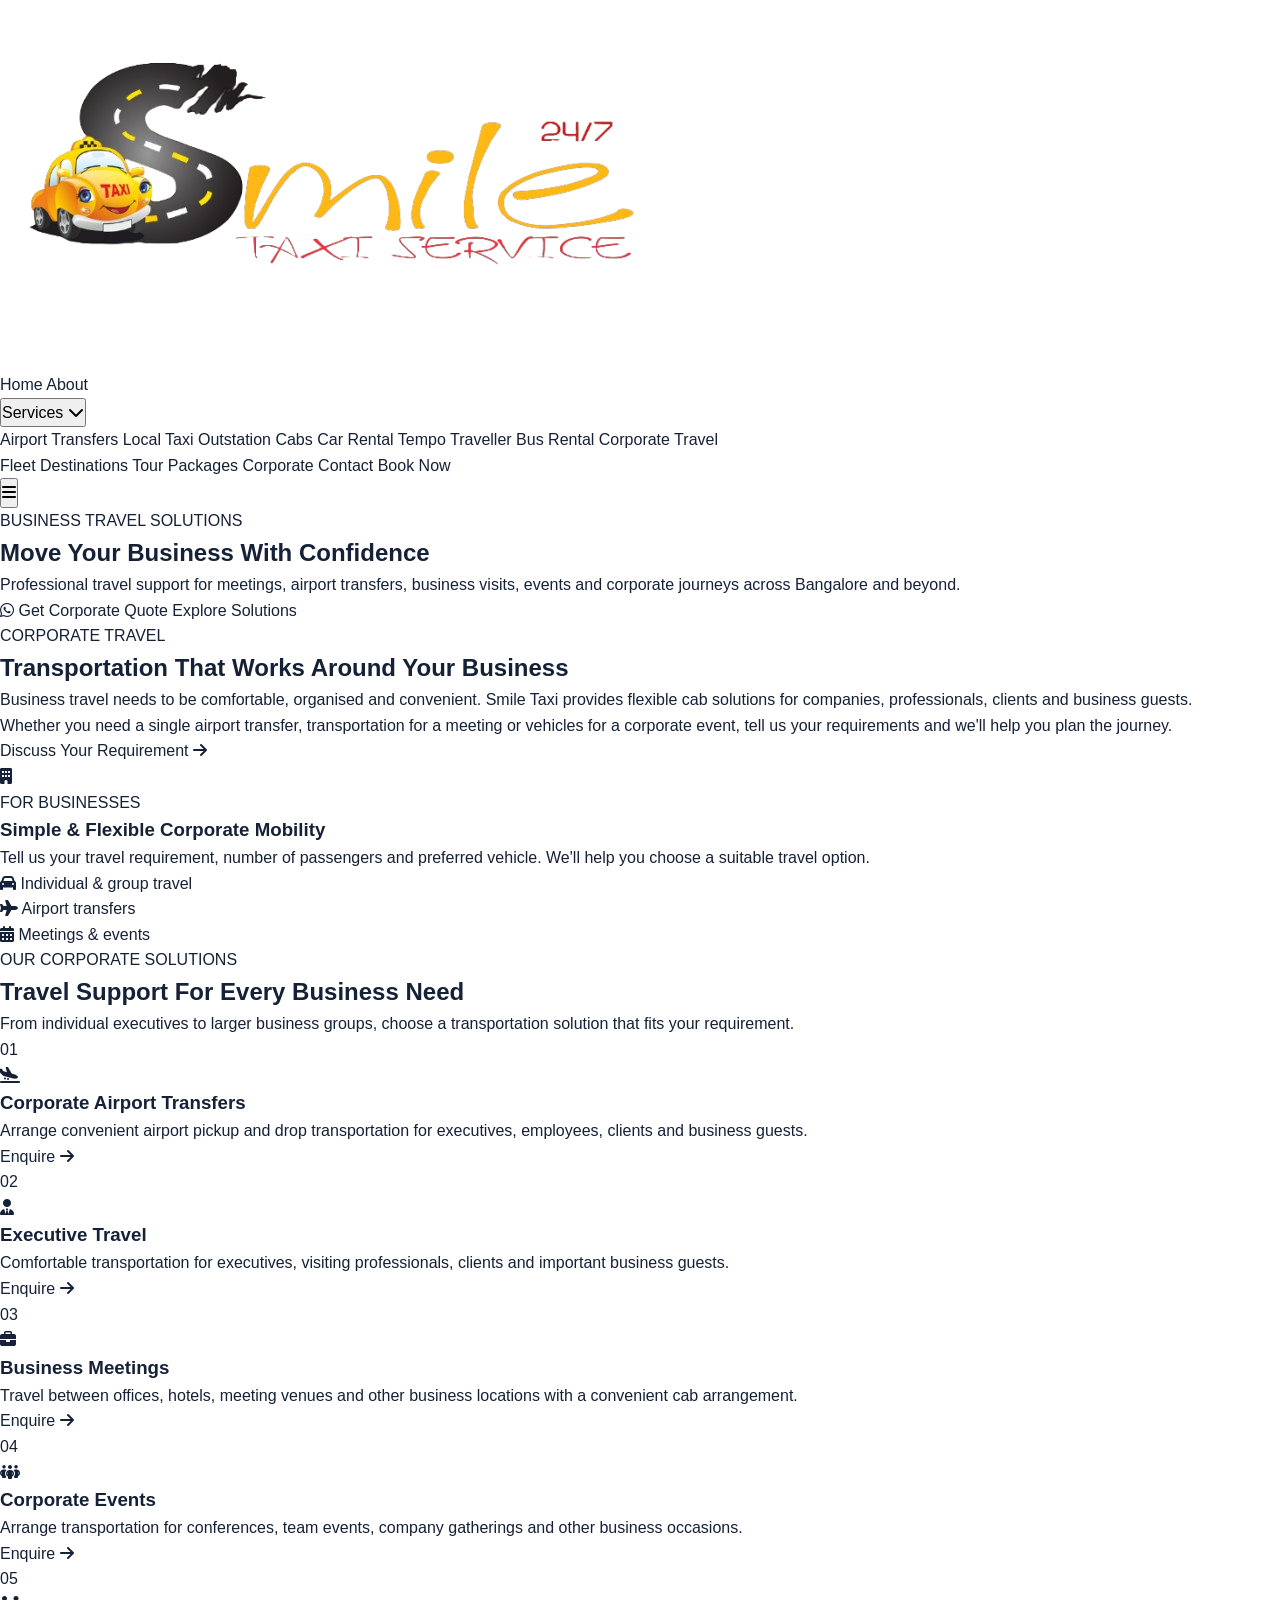
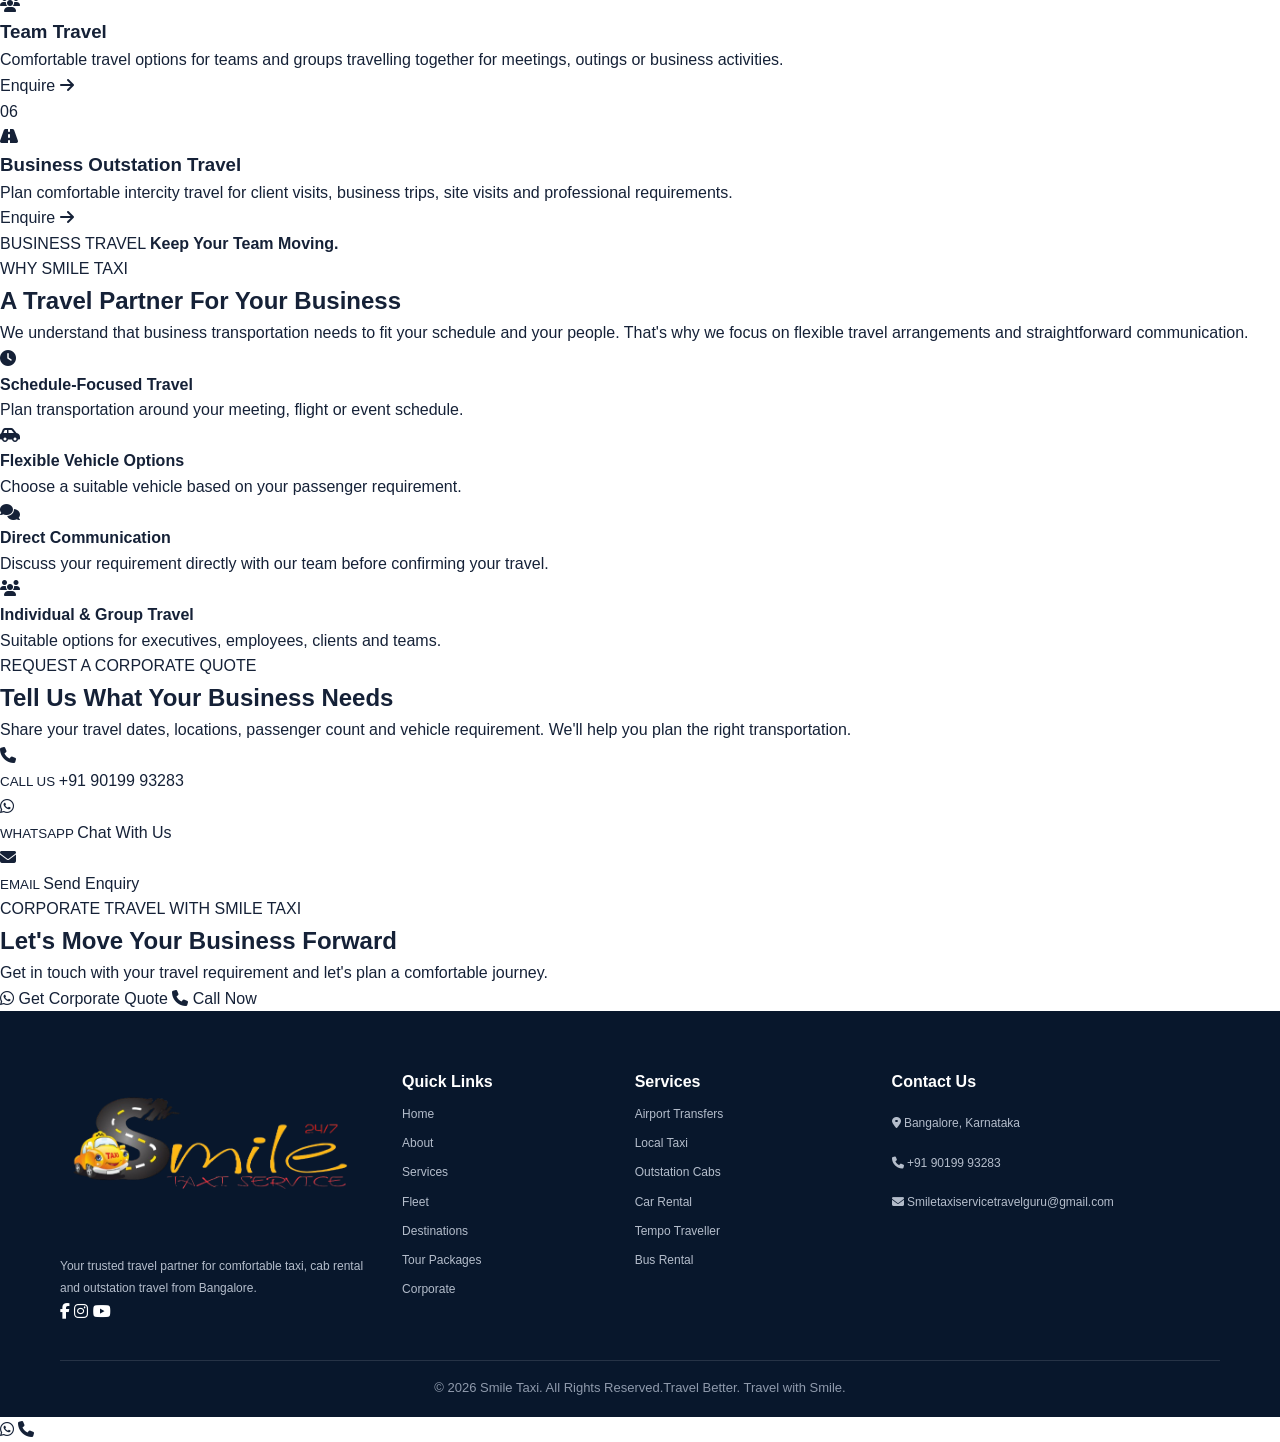
<file: pages/corporate.html>
<!DOCTYPE html>
<html lang="en">
<head>
    <meta charset="UTF-8">
    <meta name="viewport" content="width=device-width, initial-scale=1.0">

    <title>Corporate Travel | Smile Taxi Bangalore</title>

    <meta
        name="description"
        content="Smile Taxi corporate travel solutions in Bangalore for business travel, airport transfers, meetings, events and employee transportation."
    >

    <link rel="stylesheet" href="../style.css">
    <link rel="stylesheet" href="../responsive.css">

    <link rel="preconnect" href="https://fonts.googleapis.com">
    <link rel="preconnect" href="https://fonts.gstatic.com" crossorigin>

    <link
        href="https://fonts.googleapis.com/css2?family=Inter:wght@400;500;600;700;800&family=Playfair+Display:wght@600;700&display=swap"
        rel="stylesheet"
    >

    <link
        rel="stylesheet"
        href="https://cdnjs.cloudflare.com/ajax/libs/font-awesome/6.6.0/css/all.min.css"
    >
</head>

<body>

<!-- ================= NAVBAR ================= -->

<header class="navbar">
    <div class="container nav-container">

        <a href="../index.html" class="logo">
            <img
                src="../assets/images/smile.png"
                alt="Smile Taxi"
            >
        </a>

        <nav class="nav-menu" id="navMenu">

            <a href="../index.html">
                Home
            </a>

            <a href="about.html">
                About
            </a>

            <div class="nav-dropdown">

                <button class="dropdown-btn">
                    Services
                    <i class="fa-solid fa-chevron-down"></i>
                </button>

                <div class="dropdown-menu">

                    <a href="services.html#airport">
                        Airport Transfers
                    </a>

                    <a href="services.html#local">
                        Local Taxi
                    </a>

                    <a href="services.html#outstation">
                        Outstation Cabs
                    </a>

                    <a href="services.html#rental">
                        Car Rental
                    </a>

                    <a href="services.html#tempo">
                        Tempo Traveller
                    </a>

                    <a href="services.html#bus">
                        Bus Rental
                    </a>

                    <a href="services.html#corporate">
                        Corporate Travel
                    </a>

                </div>

            </div>

            <a href="fleet.html">
                Fleet
            </a>

            <a href="destinations.html">
                Destinations
            </a>

            <a href="tour-packages.html">
                Tour Packages
            </a>

            <a
                href="corporate.html"
                class="active"
            >
                Corporate
            </a>

            <a href="../index.html#contact">
                Contact
            </a>

            <a
                href="tel:+919019993283"
                class="nav-book-btn"
            >
                Book Now
            </a>

        </nav>

        <button
            class="mobile-menu-btn"
            id="mobileMenuBtn"
            aria-label="Open menu"
        >
            <i class="fa-solid fa-bars"></i>
        </button>

    </div>
</header>


<!-- ================= HERO ================= -->

<section class="page-hero corporate-page-hero">

    <div class="page-hero-overlay"></div>

    <div class="container page-hero-content">

        <span class="page-hero-label">
            BUSINESS TRAVEL SOLUTIONS
        </span>

        <h1>
            Move Your Business
            <span>With Confidence</span>
        </h1>

        <p>
            Professional travel support for meetings, airport
            transfers, business visits, events and corporate
            journeys across Bangalore and beyond.
        </p>

        <div class="page-hero-buttons">

            <a
                href="https://wa.me/919019993283?text=Hello%20Smile%20Taxi%2C%20I%20need%20corporate%20travel%20services."
                class="primary-btn"
                target="_blank"
            >
                <i class="fa-brands fa-whatsapp"></i>
                Get Corporate Quote
            </a>

            <a
                href="#corporate-services"
                class="secondary-btn"
            >
                Explore Solutions
            </a>

        </div>

    </div>

</section>


<!-- ================= INTRO ================= -->

<section class="corporate-intro section-padding">

    <div class="container">

        <div class="corporate-intro-grid">

            <div class="corporate-intro-content">

                <span class="section-label">
                    CORPORATE TRAVEL
                </span>

                <h2>
                    Transportation That
                    <span>Works Around Your Business</span>
                </h2>

                <p>
                    Business travel needs to be comfortable,
                    organised and convenient. Smile Taxi provides
                    flexible cab solutions for companies,
                    professionals, clients and business guests.
                </p>

                <p>
                    Whether you need a single airport transfer,
                    transportation for a meeting or vehicles
                    for a corporate event, tell us your
                    requirements and we'll help you plan the
                    journey.
                </p>

                <a
                    href="https://wa.me/919019993283?text=Hello%20Smile%20Taxi%2C%20I%20would%20like%20a%20corporate%20travel quote."
                    class="primary-btn"
                    target="_blank"
                >
                    Discuss Your Requirement
                    <i class="fa-solid fa-arrow-right"></i>
                </a>

            </div>


            <div class="corporate-intro-card">

                <div class="corporate-card-icon">
                    <i class="fa-solid fa-building"></i>
                </div>

                <span>
                    FOR BUSINESSES
                </span>

                <h3>
                    Simple & Flexible
                    Corporate Mobility
                </h3>

                <p>
                    Tell us your travel requirement, number of
                    passengers and preferred vehicle. We'll help
                    you choose a suitable travel option.
                </p>

                <div class="corporate-card-line"></div>

                <div class="corporate-mini-item">

                    <i class="fa-solid fa-car"></i>

                    <span>
                        Individual & group travel
                    </span>

                </div>

                <div class="corporate-mini-item">

                    <i class="fa-solid fa-plane"></i>

                    <span>
                        Airport transfers
                    </span>

                </div>

                <div class="corporate-mini-item">

                    <i class="fa-solid fa-calendar-days"></i>

                    <span>
                        Meetings & events
                    </span>

                </div>

            </div>

        </div>

    </div>

</section>


<!-- ================= CORPORATE SERVICES ================= -->

<section
    class="corporate-services section-padding"
    id="corporate-services"
>

    <div class="container">

        <div class="section-heading center-heading">

            <span class="section-label">
                OUR CORPORATE SOLUTIONS
            </span>

            <h2>
                Travel Support For
                <span>Every Business Need</span>
            </h2>

            <p>
                From individual executives to larger business
                groups, choose a transportation solution that
                fits your requirement.
            </p>

        </div>


        <div class="corporate-services-grid">


            <article class="corporate-service-card">

                <div class="corporate-service-number">
                    01
                </div>

                <div class="corporate-service-icon">
                    <i class="fa-solid fa-plane-arrival"></i>
                </div>

                <h3>
                    Corporate Airport Transfers
                </h3>

                <p>
                    Arrange convenient airport pickup and drop
                    transportation for executives, employees,
                    clients and business guests.
                </p>

                <a
                    href="https://wa.me/919019993283?text=Hello%20Smile%20Taxi%2C%20I%20need%20a%20corporate%20airport%20transfer."
                    target="_blank"
                >
                    Enquire
                    <i class="fa-solid fa-arrow-right"></i>
                </a>

            </article>


            <article class="corporate-service-card">

                <div class="corporate-service-number">
                    02
                </div>

                <div class="corporate-service-icon">
                    <i class="fa-solid fa-user-tie"></i>
                </div>

                <h3>
                    Executive Travel
                </h3>

                <p>
                    Comfortable transportation for executives,
                    visiting professionals, clients and
                    important business guests.
                </p>

                <a
                    href="https://wa.me/919019993283?text=Hello%20Smile%20Taxi%2C%20I%20need%20executive%20travel."
                    target="_blank"
                >
                    Enquire
                    <i class="fa-solid fa-arrow-right"></i>
                </a>

            </article>


            <article class="corporate-service-card">

                <div class="corporate-service-number">
                    03
                </div>

                <div class="corporate-service-icon">
                    <i class="fa-solid fa-briefcase"></i>
                </div>

                <h3>
                    Business Meetings
                </h3>

                <p>
                    Travel between offices, hotels, meeting
                    venues and other business locations with
                    a convenient cab arrangement.
                </p>

                <a
                    href="https://wa.me/919019993283?text=Hello%20Smile%20Taxi%2C%20I%20need%20transportation%20for%20a%20business%20meeting."
                    target="_blank"
                >
                    Enquire
                    <i class="fa-solid fa-arrow-right"></i>
                </a>

            </article>


            <article class="corporate-service-card">

                <div class="corporate-service-number">
                    04
                </div>

                <div class="corporate-service-icon">
                    <i class="fa-solid fa-people-group"></i>
                </div>

                <h3>
                    Corporate Events
                </h3>

                <p>
                    Arrange transportation for conferences,
                    team events, company gatherings and other
                    business occasions.
                </p>

                <a
                    href="https://wa.me/919019993283?text=Hello%20Smile%20Taxi%2C%20I%20need%20transportation%20for%20a%20corporate%20event."
                    target="_blank"
                >
                    Enquire
                    <i class="fa-solid fa-arrow-right"></i>
                </a>

            </article>


            <article class="corporate-service-card">

                <div class="corporate-service-number">
                    05
                </div>

                <div class="corporate-service-icon">
                    <i class="fa-solid fa-users"></i>
                </div>

                <h3>
                    Team Travel
                </h3>

                <p>
                    Comfortable travel options for teams and
                    groups travelling together for meetings,
                    outings or business activities.
                </p>

                <a
                    href="https://wa.me/919019993283?text=Hello%20Smile%20Taxi%2C%20I%20need%20team%20transportation."
                    target="_blank"
                >
                    Enquire
                    <i class="fa-solid fa-arrow-right"></i>
                </a>

            </article>


            <article class="corporate-service-card">

                <div class="corporate-service-number">
                    06
                </div>

                <div class="corporate-service-icon">
                    <i class="fa-solid fa-road"></i>
                </div>

                <h3>
                    Business Outstation Travel
                </h3>

                <p>
                    Plan comfortable intercity travel for client
                    visits, business trips, site visits and
                    professional requirements.
                </p>

                <a
                    href="https://wa.me/919019993283?text=Hello%20Smile%20Taxi%2C%20I%20need%20a%20business%20outstation cab."
                    target="_blank"
                >
                    Enquire
                    <i class="fa-solid fa-arrow-right"></i>
                </a>

            </article>

        </div>

    </div>

</section>


<!-- ================= WHY CORPORATE ================= -->

<section class="corporate-why section-padding">

    <div class="container">

        <div class="corporate-why-grid">

            <div class="corporate-why-image">

                <div class="corporate-image-overlay">

                    <span>
                        BUSINESS TRAVEL
                    </span>

                    <strong>
                        Keep Your Team
                        Moving.
                    </strong>

                </div>

            </div>


            <div class="corporate-why-content">

                <span class="section-label">
                    WHY SMILE TAXI
                </span>

                <h2>
                    A Travel Partner
                    <span>For Your Business</span>
                </h2>

                <p>
                    We understand that business transportation
                    needs to fit your schedule and your people.
                    That's why we focus on flexible travel
                    arrangements and straightforward communication.
                </p>


                <div class="corporate-feature-list">

                    <div class="corporate-feature">

                        <div class="corporate-feature-icon">
                            <i class="fa-solid fa-clock"></i>
                        </div>

                        <div>

                            <h4>
                                Schedule-Focused Travel
                            </h4>

                            <p>
                                Plan transportation around your
                                meeting, flight or event schedule.
                            </p>

                        </div>

                    </div>


                    <div class="corporate-feature">

                        <div class="corporate-feature-icon">
                            <i class="fa-solid fa-car-side"></i>
                        </div>

                        <div>

                            <h4>
                                Flexible Vehicle Options
                            </h4>

                            <p>
                                Choose a suitable vehicle based
                                on your passenger requirement.
                            </p>

                        </div>

                    </div>


                    <div class="corporate-feature">

                        <div class="corporate-feature-icon">
                            <i class="fa-solid fa-comments"></i>
                        </div>

                        <div>

                            <h4>
                                Direct Communication
                            </h4>

                            <p>
                                Discuss your requirement directly
                                with our team before confirming
                                your travel.
                            </p>

                        </div>

                    </div>


                    <div class="corporate-feature">

                        <div class="corporate-feature-icon">
                            <i class="fa-solid fa-users"></i>
                        </div>

                        <div>

                            <h4>
                                Individual & Group Travel
                            </h4>

                            <p>
                                Suitable options for executives,
                                employees, clients and teams.
                            </p>

                        </div>

                    </div>

                </div>

            </div>

        </div>

    </div>

</section>


<!-- ================= CORPORATE ENQUIRY ================= -->

<section class="corporate-enquiry section-padding">

    <div class="container">

        <div class="corporate-enquiry-box">

            <div class="corporate-enquiry-content">

                <span>
                    REQUEST A CORPORATE QUOTE
                </span>

                <h2>
                    Tell Us What Your
                    Business Needs
                </h2>

                <p>
                    Share your travel dates, locations, passenger
                    count and vehicle requirement. We'll help you
                    plan the right transportation.
                </p>

            </div>


            <div class="corporate-enquiry-details">

                <div class="enquiry-detail">

                    <i class="fa-solid fa-phone"></i>

                    <div>
                        <small>
                            CALL US
                        </small>

                        <a href="tel:+919019993283">
                            +91 90199 93283
                        </a>
                    </div>

                </div>


                <div class="enquiry-detail">

                    <i class="fa-brands fa-whatsapp"></i>

                    <div>
                        <small>
                            WHATSAPP
                        </small>

                        <a
                            href="https://wa.me/919019993283"
                            target="_blank"
                        >
                            Chat With Us
                        </a>
                    </div>

                </div>


                <div class="enquiry-detail">

                    <i class="fa-solid fa-envelope"></i>

                    <div>
                        <small>
                            EMAIL
                        </small>

                        <a href="mailto:Smiletaxiservicetravelguru@gmail.com">
                            Send Enquiry
                        </a>
                    </div>

                </div>

            </div>

        </div>

    </div>

</section>


<!-- ================= CTA ================= -->

<section class="corporate-cta">

    <div class="container">

        <div class="corporate-cta-inner">

            <div>

                <span>
                    CORPORATE TRAVEL WITH SMILE TAXI
                </span>

                <h2>
                    Let's Move Your Business Forward
                </h2>

                <p>
                    Get in touch with your travel requirement
                    and let's plan a comfortable journey.
                </p>

            </div>

            <div class="cta-buttons">

                <a
                    href="https://wa.me/919019993283?text=Hello%20Smile%20Taxi%2C%20I%20would%20like%20a%20corporate%20travel quote."
                    class="primary-btn"
                    target="_blank"
                >
                    <i class="fa-brands fa-whatsapp"></i>
                    Get Corporate Quote
                </a>

                <a
                    href="tel:+919019993283"
                    class="outline-light-btn"
                >
                    <i class="fa-solid fa-phone"></i>
                    Call Now
                </a>

            </div>

        </div>

    </div>

</section>


<!-- ================= FOOTER ================= -->

<footer class="footer">

    <div class="container">

        <div class="footer-grid">

            <div class="footer-about">

                <a
                    href="../index.html"
                    class="footer-logo"
                >
                    <img
                        src="../assets/images/smile.png"
                        alt="Smile Taxi"
                    >
                </a>

                <p>
                    Your trusted travel partner for comfortable
                    taxi, cab rental and outstation travel from
                    Bangalore.
                </p>

                <div class="footer-social">

                    <a href="#">
                        <i class="fa-brands fa-facebook-f"></i>
                    </a>

                    <a href="#">
                        <i class="fa-brands fa-instagram"></i>
                    </a>

                    <a href="#">
                        <i class="fa-brands fa-youtube"></i>
                    </a>

                </div>

            </div>


            <div class="footer-links">

                <h4>
                    Quick Links
                </h4>

                <a href="../index.html">Home</a>
                <a href="about.html">About</a>
                <a href="services.html">Services</a>
                <a href="fleet.html">Fleet</a>
                <a href="destinations.html">Destinations</a>
                <a href="tour-packages.html">Tour Packages</a>
                <a href="corporate.html">Corporate</a>

            </div>


            <div class="footer-links">

                <h4>
                    Services
                </h4>

                <a href="services.html#airport">
                    Airport Transfers
                </a>

                <a href="services.html#local">
                    Local Taxi
                </a>

                <a href="services.html#outstation">
                    Outstation Cabs
                </a>

                <a href="services.html#rental">
                    Car Rental
                </a>

                <a href="services.html#tempo">
                    Tempo Traveller
                </a>

                <a href="services.html#bus">
                    Bus Rental
                </a>

            </div>


            <div class="footer-contact">

                <h4>
                    Contact Us
                </h4>

                <p>
                    <i class="fa-solid fa-location-dot"></i>
                    Bangalore, Karnataka
                </p>

                <p>
                    <i class="fa-solid fa-phone"></i>

                    <a href="tel:+919019993283">
                        +91 90199 93283
                    </a>
                </p>

                <p>
                    <i class="fa-solid fa-envelope"></i>

                    <a href="mailto:Smiletaxiservicetravelguru@gmail.com">
                        Smiletaxiservicetravelguru@gmail.com
                    </a>
                </p>

            </div>

        </div>


        <div class="footer-bottom">

            <p>
                © 2026 Smile Taxi. All Rights Reserved.
            </p>

            <p>
                Travel Better. Travel with Smile.
            </p>

        </div>

    </div>

</footer>


<!-- ================= FLOATING BUTTONS ================= -->

<a
    href="https://wa.me/919019993283?text=Hello%20Smile%20Taxi%2C%20I%20need%20a%20cab."
    class="floating-whatsapp"
    target="_blank"
    aria-label="WhatsApp"
>
    <i class="fa-brands fa-whatsapp"></i>
</a>

<a
    href="tel:+919019993283"
    class="floating-call"
    aria-label="Call"
>
    <i class="fa-solid fa-phone"></i>
</a>


<!-- ================= MOBILE MENU ================= -->

<script>

const mobileMenuBtn =
    document.getElementById("mobileMenuBtn");

const navMenu =
    document.getElementById("navMenu");

mobileMenuBtn.addEventListener("click", function () {

    navMenu.classList.toggle("active");

    const icon =
        mobileMenuBtn.querySelector("i");

    if (navMenu.classList.contains("active")) {

        icon.classList.remove("fa-bars");
        icon.classList.add("fa-xmark");

    } else {

        icon.classList.remove("fa-xmark");
        icon.classList.add("fa-bars");

    }

});

</script>

</body>
</html>
</file>
<file: style.css>
/* =========================================================
   SMILE TAXI — CLEAN COMPLETE HOMEPAGE STYLESHEET
   Replace the CSS you shared with this file.
   Includes: hero, preview slider, fleet, about, services,
   tours, why-us, CTA, booking, footer, floating buttons,
   Mysore route and responsive layouts.
========================================================= */

:root {
    --navy: #08172c;
    --navy2: #0d2340;
    --gold: #f5bd18;
    --cream: #faf9f5;
    --muted: #6b7687;
    --white: #fff;
    --radius: 18px;
}

* {
    box-sizing: border-box;
    margin: 0;
    padding: 0;
}

html {
    scroll-behavior: smooth;
    scroll-padding-top: 90px;
    width: 100%;
    max-width: 100%;
}

body {
    width: 100%;
    max-width: 100%;
    overflow-x: hidden;
    font-family: "DM Sans", Arial, sans-serif;
    color: #152137;
    background: #fff;
    line-height: 1.6;
}

a {
    color: inherit;
    text-decoration: none;
}

img {
    display: block;
    max-width: 100%;
    height: auto;
}

button {
    font: inherit;
    cursor: pointer;
}

.section {
    width: 100%;
}

/* =========================================================
   LEGACY HERO (only applies if your HTML uses .hero)
========================================================= */

.hero {
    position: relative;
    isolation: isolate;
    height: min(760px, 100vh);
    min-height: 650px;
    overflow: hidden;
    background: #050d1c;
}

.hero::before {
    content: "";
    position: absolute;
    inset: 0;
    z-index: -1;
    pointer-events: none;
    background:
        linear-gradient(90deg,
            rgba(5,13,28,.99) 0%,
            rgba(5,13,28,.94) 27%,
            rgba(5,13,28,.72) 46%,
            rgba(5,13,28,.28) 72%,
            rgba(5,13,28,.12) 100%),
        linear-gradient(0deg, rgba(5,13,28,.52), transparent 48%);
}

.hero-copy {
    position: absolute;
    z-index: 5;
    left: max(calc((100% - 1160px)/2), 5.8%);
    top: clamp(145px, 19vh, 195px);
    width: min(500px, 43%);
}

.hero-copy h1 {
    color: #fff;
    font-size: clamp(42px, 4.4vw, 66px);
    line-height: .99;
    letter-spacing: -2.2px;
    font-weight: 800;
}

.hero-copy h2 {
    color: var(--gold);
    font: italic clamp(30px, 3.2vw, 43px)/1.15 "Playfair Display", Georgia, serif;
    margin-top: 13px;
}

.hero-copy p {
    color: #d0d6e0;
    font-size: 15px;
    line-height: 1.8;
    max-width: 390px;
    margin-top: 20px;
}

.hero-vehicle {
    position: absolute;
    z-index: -2;
    inset: 0;
    width: 100%;
    height: 100%;
}

.hero-vehicle img {
    width: 100%;
    height: 100%;
    max-width: none;
    object-fit: cover;
    object-position: center 56%;
}

.hero-card {
    position: absolute;
    z-index: 6;
    right: 11%;
    top: clamp(145px, 19vh, 190px);
    width: 280px;
    padding: 14px;
    border-radius: 22px;
    background: rgba(255,255,255,.16);
    border: 1px solid rgba(255,255,255,.28);
    backdrop-filter: blur(14px);
    -webkit-backdrop-filter: blur(14px);
    color: #fff;
    box-shadow: 0 16px 40px rgba(0,0,0,.15);
    overflow: hidden;
}

.hero-card img {
    display: block;
    width: 100%;
    height: 300px;
    object-fit: contain;
    object-position: center;
    background: #fff;
    border-radius: 14px;
}

.hero-card div {
    padding: 12px 8px 10px;
}

.hero-card small {
    font-size: 10px;
    letter-spacing: 1.5px;
    color: #e0e5ed;
}

.hero-card strong {
    display: block;
    font-size: 19px;
    line-height: 1.2;
    margin-top: 5px;
}

.hero-card span {
    position: absolute;
    right: 18px;
    bottom: 20px;
    width: 38px;
    height: 38px;
    border-radius: 50%;
    display: grid;
    place-items: center;
    background: var(--gold);
    color: #111;
    font-size: 15px;
}

/* =========================================================
   SMILE TAXI HERO — VIDEO BACKGROUND
========================================================= */

.st-hero {
    position: relative;
    isolation: isolate;
    width: 100%;
    height: 100vh;
    min-height: 760px;
    overflow: hidden;
    background: #050b18;
}

.st-hero-video {
    position: absolute;
    inset: 0;
    z-index: -2;
    overflow: hidden;
    pointer-events: none;
}

.st-hero-video video {
    display: block;
    width: 100%;
    height: 100%;
    object-fit: cover;
    object-position: center;
}

.st-video-desktop {
    display: block;
}

.st-video-mobile {
    display: none !important;
}

.st-hero .st-overlay {
    position: absolute;
    inset: 0;
    z-index: -1;
    pointer-events: none;
    background:
        linear-gradient(90deg,
            rgba(3,10,27,.98) 0%,
            rgba(3,10,27,.91) 25%,
            rgba(3,10,27,.70) 44%,
            rgba(3,10,27,.35) 68%,
            rgba(3,10,27,.10) 100%),
        linear-gradient(0deg, rgba(3,10,27,.80) 0%, transparent 55%);
}

.st-hero-content {
    position: absolute;
    z-index: 5;
    left: 2.4%;
    top: 16%;
    width: 48%;
    max-width: 850px;
}

.st-title {
    margin: 0;
    color: var(--gold);
    font-family: "Playfair Display", Georgia, serif;
    font-size: clamp(60px, 5.7vw, 105px);
    font-weight: 500;
    font-style: italic;
    line-height: .98;
    letter-spacing: -4px;
    animation: stTitleIn .9s ease both;
}

.st-title span {
    display: block;
    margin-top: 3px;
}

.st-description {
    max-width: 690px;
    margin-top: 48px;
    color: #e1e5ed;
    font-size: 21px;
    line-height: 1.55;
    animation: stTextIn 1s .15s ease both;
}

/* Slider counter */

.st-slider-info {
    display: flex;
    align-items: center;
    gap: 15px;
    margin-top: 35px;
}

.st-current,
.st-total {
    min-width: 25px;
    color: #fff;
    font-size: 13px;
    font-weight: 700;
    letter-spacing: 2px;
}

.st-progress {
    width: 300px;
    height: 4px;
    overflow: hidden;
    background: rgba(255,255,255,.25);
    border-radius: 10px;
}

.st-progress span {
    display: block;
    width: 33.33%;
    height: 100%;
    background: var(--gold);
    border-radius: 10px;
    transition: width .6s ease;
}

/* =========================================================
   PREVIEW CARD — SINGLE SOURCE OF TRUTH
========================================================= */

.st-preview {
    position: absolute;
    z-index: 10;
    top: 14.5%;
    right: 3.2%;
    width: 29%;
    max-width: 450px;
    min-width: 320px;
    height: 480px;
    overflow: hidden;
    border-radius: 28px;
    background: #172033;
    border: 1px solid rgba(255,255,255,.25);
    box-shadow: 0 25px 70px rgba(0,0,0,.30);
    backdrop-filter: blur(10px);
    -webkit-backdrop-filter: blur(10px);
    animation: stCardIn .9s .2s ease both;
}

.st-preview-image {
    position: absolute;
    inset: 0;
    width: 100%;
    height: 100%;
    overflow: hidden;
    background: #172033;
}

.st-preview-image::after {
    content: "";
    position: absolute;
    inset: 0;
    pointer-events: none;
    background: linear-gradient(
        to bottom,
        transparent 45%,
        rgba(0,0,0,.38) 100%
    );
}

.st-preview .st-preview-img {
    display: block;
    width: 100%;
    height: 100%;
    max-width: none;
    object-fit: contain;
    object-position: center;
    background: transparent;
    border-radius: 0;
    transform: scale(1);
    transition: opacity .5s ease, transform .7s ease;
}

.st-preview-info {
    position: absolute;
    z-index: 5;
    left: 16px;
    right: 16px;
    bottom: 16px;
    min-height: 90px;
    padding: 15px 17px;
    display: flex;
    align-items: center;
    justify-content: space-between;
    gap: 12px;
    box-sizing: border-box;
    border-radius: 17px;
    background: rgba(45,45,42,.80);
    border: 1px solid rgba(255,255,255,.2);
    backdrop-filter: blur(14px);
    -webkit-backdrop-filter: blur(14px);
    color: #fff;
}

.st-preview-info small {
    display: block;
    margin-bottom: 6px;
    color: #e0e0dc;
    font-size: 10px;
    font-weight: 800;
    letter-spacing: 1.8px;
}

.st-preview-info strong {
    display: block;
    font-size: 18px;
    line-height: 1.25;
    font-weight: 700;
}

.st-next {
    flex-shrink: 0;
    width: 48px;
    height: 48px;
    border: 0;
    border-radius: 50%;
    background: var(--gold);
    color: #111;
    display: grid;
    place-items: center;
    font-size: 17px;
    cursor: pointer;
    transition: transform .3s ease, background .3s ease;
}

.st-next:hover {
    background: #ffd43f;
    transform: scale(1.08);
}

.st-prev {
    position: absolute;
    z-index: 12;
    right: 10.5%;
    bottom: 45px;
    width: 52px;
    height: 52px;
    border: 1px solid rgba(255,255,255,.2);
    border-radius: 50%;
    background: rgba(20,28,45,.7);
    color: #fff;
    display: grid;
    place-items: center;
    cursor: pointer;
    transition: .3s ease;
}

.st-prev:hover {
    background: var(--gold);
    color: #111;
    transform: scale(1.05);
}

/* Hero contact buttons */

.st-call,
.st-whatsapp {
    position: absolute;
    z-index: 15;
    right: 1.8%;
    width: 58px;
    height: 58px;
    border-radius: 50%;
    display: grid;
    place-items: center;
    color: #fff;
    font-size: 24px;
    box-shadow: 0 10px 30px rgba(0,0,0,.25);
    transition: transform .3s ease;
}

.st-call {
    bottom: 105px;
    background: #1769e0;
}

.st-whatsapp {
    bottom: 30px;
    background: #18d866;
}

.st-call:hover,
.st-whatsapp:hover {
    transform: scale(1.08);
}

/* Hero animations */

@keyframes stTitleIn {
    from { opacity: 0; transform: translateY(35px); }
    to { opacity: 1; transform: translateY(0); }
}

@keyframes stTextIn {
    from { opacity: 0; transform: translateY(25px); }
    to { opacity: 1; transform: translateY(0); }
}

@keyframes stCardIn {
    from { opacity: 0; transform: translateX(40px); }
    to { opacity: 1; transform: translateX(0); }
}

/* =========================================================
   FLEET SECTION
========================================================= */

.fleet {
    background: var(--cream);
    padding: 88px 0 76px;
}

.section-head {
    max-width: 720px;
    margin: 0 auto 44px;
    padding: 0 22px;
    text-align: center;
}

.section-head > span,
.about-copy > span {
    display: inline-block;
    color: #b58a00;
    font-size: 12px;
    font-weight: 800;
    letter-spacing: 2.5px;
}

.section-head h2 {
    margin-top: 12px;
    color: var(--navy);
    font-size: clamp(32px, 3vw, 43px);
    font-weight: 800;
    line-height: 1.13;
}

.section-head h3 {
    margin-top: 0;
    color: var(--navy);
    font-size: clamp(29px, 3vw, 41px);
    font-weight: 400;
    line-height: 1.1;
}

.section-head h3 em {
    font-family: "Playfair Display", Georgia, serif;
    font-size: inherit;
    font-style: italic;
}

.section-head > i {
    display: block;
    width: 70px;
    height: 3px;
    margin: 19px auto;
    background: var(--gold);
}

.section-head p {
    max-width: 600px;
    margin: 0 auto;
    color: var(--muted);
    font-size: 15px;
    line-height: 1.8;
}

.fleet-section {
    padding: 90px 2.7% 85px;
    overflow: hidden;
    background: radial-gradient(ellipse at top, #fff 0%, #f7f8fa 75%);
    font-family: "Poppins", sans-serif;
}

.fleet-heading {
    max-width: 1250px;
    margin: 0 auto 42px;
    text-align: center;
}

.fleet-label {
    display: block;
    margin-bottom: 22px;
    color: #d3a000;
    font-size: 15px;
    font-weight: 800;
    letter-spacing: 4px;
}

.fleet-heading h2 {
    color: #0b2045;
    font-family: "Playfair Display", Georgia, serif;
    font-size: clamp(32px, 3.3vw, 48px);
    font-weight: 800;
    line-height: 1.2;
    letter-spacing: -1.2px;
}

.fleet-heading h2 em {
    display: inline;
    color: #d4a000;
    font-family: "Playfair Display", Georgia, serif;
    font-size: inherit;
    font-weight: 500;
    font-style: italic;
    line-height: inherit;
    letter-spacing: inherit;
}

.fleet-line {
    width: 88px;
    height: 5px;
    margin: 28px auto 24px;
    background: #e5b000;
    border-radius: 20px;
}

.fleet-heading p {
    max-width: 800px;
    margin: 0 auto;
    color: #627692;
    font-size: 17px;
    line-height: 1.8;
}

.fleet-grid {
    width: 100%;
    max-width: 1500px;
    margin: 0 auto;
    display: grid;
    grid-template-columns: repeat(4, minmax(0, 1fr));
    gap: 18px;
    align-items: stretch;
}

.fleet-card {
    min-width: 0;
    display: flex;
    flex-direction: column;
    overflow: hidden;
    background: #fff;
    border: 1px solid #e4eaf1;
    border-radius: 13px;
    box-shadow: 0 8px 25px rgba(18,40,72,.065);
    transition: transform .35s ease, box-shadow .35s ease, border-color .35s ease;
}

.fleet-card:hover {
    transform: translateY(-6px);
    border-color: #e4c66b;
    box-shadow: 0 18px 40px rgba(18,40,72,.12);
}

.fleet-image {
    position: relative;
    width: 100%;
    aspect-ratio: 1.42 / 1;
    flex-shrink: 0;
    overflow: hidden;
    background: #e9eef4;
}

.fleet-bg {
    display: block;
    width: 100%;
    height: 100%;
    object-fit: contain;
    object-position: center;
    transform: scale(1.03);
    transition: transform .5s ease;
}

.fleet-card:hover .fleet-bg {
    transform: scale(1.10);
}

.fleet-dark {
    position: absolute;
    inset: 0;
    z-index: 2;
    pointer-events: none;
    background: linear-gradient(180deg, rgba(7,21,45,.06), transparent 45%);
}

.fleet-white-fade {
    display: none;
}

.fleet-content {
    flex: 1;
    display: flex;
    flex-direction: column;
    padding: 17px 20px 22px;
}

.fleet-content h3 {
    min-height: 0;
    margin: 0;
    color: #0b2045;
    font-family: "Playfair Display", Georgia, serif;
    font-size: clamp(20px, 1.5vw, 27px);
    font-weight: 800;
    line-height: 1.3;
    letter-spacing: -.5px;
    overflow-wrap: anywhere;
}

.fleet-divider {
    flex-shrink: 0;
    width: 36px;
    height: 2px;
    margin: 17px 0 22px;
    border: 0;
    border-radius: 5px;
    background: #e2ad00;
}

.local-text {
    display: block;
    margin: 0 0 12px;
    color: #7789a5;
    font-family: "Poppins", sans-serif;
    font-size: 10px;
    font-weight: 800;
    letter-spacing: 1px;
    line-height: 1.6;
}

.fleet-price {
    display: block;
    min-height: 42px;
    margin-top: 0;
    color: #0b2045;
    font-family: "Poppins", sans-serif;
    font-size: 14px;
    font-weight: 800;
    line-height: 1.5;
}

.fleet-buttons {
    display: grid;
    grid-template-columns: repeat(2, minmax(0, 1fr));
    gap: 10px;
    margin-top: auto;
    padding-top: 18px;
}

.explore-btn,
.reserve-btn {
    width: 100%;
    min-width: 0;
    min-height: 44px;
    padding: 10px 5px;
    display: flex;
    align-items: center;
    justify-content: center;
    border-radius: 10px;
    font-family: "Poppins", sans-serif;
    font-size: 11px;
    font-weight: 800;
    line-height: 1.4;
    letter-spacing: .15px;
    text-align: center;
    white-space: nowrap;
    transition: background .3s ease, color .3s ease, transform .3s ease;
}

.explore-btn {
    color: #fff;
    background: #09234b;
    border: 1px solid #09234b;
    box-shadow: 0 5px 12px rgba(7,21,45,.12);
}

.explore-btn:hover {
    color: #fff;
    background: #173c70;
    border-color: #173c70;
    transform: translateY(-2px);
}

.reserve-btn {
    color: #081a36;
    background: #f5b900;
    border: 1px solid #f5b900;
    box-shadow: 0 5px 12px rgba(245,185,0,.12);
}

.reserve-btn:hover {
    color: #081a36;
    background: #ffca27;
    border-color: #ffca27;
    transform: translateY(-2px);
}

/* =========================================================
   ABOUT SECTION
========================================================= */

.about {
    display: grid;
    grid-template-columns: 1fr 1fr;
    gap: 70px;
    align-items: center;
    padding: 45px max(calc((100% - 1160px)/2), 40px);
}

.about-copy h2 {
    margin: 13px 0 22px;
    color: var(--navy);
    font-size: clamp(31px, 3vw, 43px);
    line-height: 1.15;
}

.about-copy h2 em {
    display: block;
    color: #d7a900;
    font: italic clamp(29px, 2.8vw, 39px) "Playfair Display", Georgia, serif;
}

.about-copy p {
    max-width: 560px;
    margin-bottom: 17px;
    color: #6f7b8d;
    font-size: 15px;
    line-height: 1.85;
}

.stats {
    display: flex;
    flex-wrap: wrap;
    gap: 40px;
    margin-top: 32px;
}

.stats b {
    display: block;
    color: var(--navy);
    font-size: 28px;
    line-height: 1.2;
}

.stats small {
    display: block;
    margin-top: 5px;
    color: #8993a2;
    font-size: 10px;
    font-weight: 800;
    letter-spacing: 1px;
}

.about-pics {
    position: relative;
    height: 430px;
    min-width: 0;
}

.about-pics img {
    position: absolute;
    width: 48%;
    height: 77%;
    object-fit: cover;
    border-radius: 22px;
    box-shadow: 0 16px 35px rgba(0,0,0,.15);
}

.pic-one { left: 0; bottom: 0; }
.pic-two { right: 0; top: 0; }

/* =========================================================
   SERVICES
========================================================= */

.services {
    padding: 68px 0;
    background: var(--cream);
}

.service-grid {
    width: min(1120px, calc(100% - 48px));
    margin: auto;
    display: grid;
    grid-template-columns: repeat(3, minmax(0, 1fr));
    gap: 20px;
}

.service-grid article {
    min-height: 190px;
    padding: 28px;
    background: #fff;
    border: 1px solid #f0eee7;
    border-radius: 15px;
    box-shadow: 0 5px 20px rgba(20,30,45,.035);
    transition: transform .2s ease, box-shadow .2s ease;
}

.service-grid article:hover {
    transform: translateY(-4px);
    box-shadow: 0 12px 28px rgba(20,30,45,.08);
}

.service-grid i {
    width: 48px;
    height: 48px;
    margin-bottom: 17px;
    display: grid;
    place-items: center;
    border-radius: 12px;
    background: #fff6d7;
    color: #c99a00;
    font-size: 20px;
}

.service-grid h3 {
    margin-bottom: 8px;
    color: var(--navy);
    font-size: 18px;
}

.service-grid p {
    color: #7d8796;
    font-size: 14px;
    line-height: 1.7;
}

/* =========================================================
   TOURS
========================================================= */

.tours {
    padding: 88px 0 80px;
    background: var(--navy);
}

.dark h2 { color: #fff; }
.dark p { color: #b6c0cf; }

.tour-grid {
    width: min(1120px, calc(100% - 48px));
    margin: auto;
    display: grid;
    grid-template-columns: repeat(4, minmax(0, 1fr));
    gap: 18px;
}

.tour-card {
    overflow: hidden;
    background: #fff;
    border-radius: 14px;
    box-shadow: 0 12px 28px rgba(0,0,0,.13);
}

.tour-image {
    position: relative;
    height: 220px;
    overflow: hidden;
}

.tour-image::after {
    content: "";
    position: absolute;
    inset: 0;
    background: linear-gradient(transparent 25%, rgba(0,0,0,.82));
}

.tour-image img {
    width: 100%;
    height: 100%;
    object-fit: cover;
    transition: transform .35s ease;
}

.tour-card:hover .tour-image img {
    transform: scale(1.05);
}

.tour-image span,
.tour-image h3 {
    position: absolute;
    z-index: 2;
    left: 17px;
    right: 12px;
    color: #fff;
}

.tour-image span {
    bottom: 61px;
    color: var(--gold);
    font-size: 10px;
    font-weight: 800;
    letter-spacing: 1px;
}

.tour-image h3 {
    bottom: 18px;
    font-size: 20px;
    line-height: 1.15;
}

.tour-body {
    padding: 18px;
}

.tour-body p {
    margin-bottom: 10px;
    color: #788394;
    font-size: 12px;
    line-height: 1.65;
}

.tour-body a {
    display: flex;
    align-items: center;
    justify-content: center;
    gap: 8px;
    margin-top: 16px;
    padding: 12px;
    border-radius: 8px;
    background: var(--gold);
    color: #111827;
    font-size: 11px;
    font-weight: 800;
    letter-spacing: .5px;
}

.tour-more {
    width: max-content;
    margin: 35px auto 0;
    display: flex;
    align-items: center;
    justify-content: center;
    gap: 10px;
    color: #fff;
    font-size: 12px;
    font-weight: 800;
    letter-spacing: 1px;
}

/* =========================================================
   WHY CHOOSE US
========================================================= */

.why {
    padding: 88px 0;
}

.why-grid {
    width: min(1120px, calc(100% - 48px));
    margin: auto;
    display: grid;
    grid-template-columns: repeat(3, minmax(0, 1fr));
    gap: 20px;
}

.why-grid article {
    min-height: 170px;
    padding: 27px;
    background: #fafafa;
    border: 1px solid #f0f0f0;
    border-radius: 15px;
}

.why-grid i {
    width: 46px;
    height: 46px;
    margin-bottom: 15px;
    display: grid;
    place-items: center;
    border-radius: 50%;
    background: #fff5d2;
    color: #c99a00;
    font-size: 18px;
}

.why-grid h3 {
    margin-bottom: 7px;
    color: var(--navy);
    font-size: 17px;
}

.why-grid p {
    color: #7d8796;
    font-size: 14px;
    line-height: 1.7;
}

/* =========================================================
   CTA SECTION
========================================================= */

.st-cta {
    position: relative;
    width: 100%;
    min-height: 20px;
    padding: 10px 30px;
    display: flex;
    align-items: center;
    justify-content: center;
    overflow: hidden;
    background:
        radial-gradient(circle at 50% 20%, rgba(18,27,48,.55), transparent 55%),
        #020716;
}

.st-cta::before {
    content: "";
    position: absolute;
    width: 70px;
    height: 40px;
    top: -200px;
    left: 50%;
    transform: translateX(-50%);
    background: rgba(255,255,255,.025);
    filter: blur(100px);
    border-radius: 50%;
    pointer-events: none;
}

.st-cta-inner {
    position: relative;
    z-index: 2;
    width: 100%;
    max-width: 1100px;
    margin: auto;
    text-align: center;
}

.st-cta h2 {
    margin: 0;
    color: #fff;
    font-size: clamp(52px, 6vw, 58px);
    line-height: 1.03;
    letter-spacing: -4px;
    font-weight: 800;
}

.st-cta h2 span {
    display: block;
    color: #f5bd00;
    font-size: 71px;
    font-style: italic;
    font-weight: 800;
}

.st-cta p {
    max-width: 800px;
    margin: 42px auto 0;
    color: #a6adbd;
    font-size: 21px;
    line-height: 1.55;
}

.st-cta-buttons {
    margin-top: 55px;
    display: flex;
    align-items: center;
    justify-content: center;
    gap: 36px;
}

.st-cta-primary,
.st-cta-secondary {
    min-width: 330px;
    height: 72px;
    padding: 0 30px;
    display: flex;
    align-items: center;
    justify-content: center;
    gap: 20px;
    border-radius: 24px;
    text-decoration: none;
    font-size: 16px;
    font-weight: 800;
    letter-spacing: 1.5px;
    transition: transform .3s ease, background .3s ease, box-shadow .3s ease;
}

.st-cta-primary {
    background: #f5bd00;
    color: #07152d;
    box-shadow: 0 15px 40px rgba(245,189,0,.15);
}

.st-cta-primary i,
.st-cta-secondary i {
    font-size: 22px;
}

.st-cta-primary:hover {
    background: #ffd33d;
    transform: translateY(-5px);
    box-shadow: 0 20px 45px rgba(245,189,0,.25);
}

.st-cta-primary:hover i {
    transform: translateX(6px);
}

.st-cta-secondary {
    border: 1px solid rgba(255,255,255,.2);
    background: rgba(2,7,22,.35);
    color: #fff;
}

.st-cta-secondary:hover {
    background: rgba(255,255,255,.07);
    border-color: rgba(255,255,255,.4);
    transform: translateY(-5px);
}

/* =========================================================
   BOOKING ACTIONS
========================================================= */

.booking-actions {
    display: flex;
    flex-shrink: 0;
    flex-wrap: wrap;
    gap: 12px;
}

.booking-actions a {
    display: flex;
    align-items: center;
    gap: 9px;
    padding: 14px 19px;
    border: 1px solid #465064;
    border-radius: 28px;
    font-size: 11px;
    font-weight: 800;
    white-space: nowrap;
}

.booking-actions a:first-child {
    background: var(--gold);
    border-color: var(--gold);
    color: #111;
}
/* FOOTER LOGO */

.footer-logo {
    display: flex;
    flex-direction: column;
    align-items: flex-start;
}

.footer-logo .st-logo {
    display: grid;
    grid-template-columns: 80px auto;
    grid-template-rows: auto auto;
    align-items: center;
    column-gap: 2px;
    row-gap: 4px;
    text-decoration: none;
}

.footer-logo .st-logo img {
    grid-column: 1;
    grid-row: 1;
    width: 80px;
    height: 80px;
    object-fit: contain;
    margin: 0;
}

.footer-logo .st-logo-text {
    grid-column: 2;
    grid-row: 1;
    color: #f5bd18;
    font-size: 12px;
    font-weight: 700;
    line-height: 1.2;
    letter-spacing: 1px;
    text-align: left;
}

.footer-logo .st-tagline {
    grid-column: 1 / 3;
    grid-row: 2;
    color: #fff;
    font-size: 12px;
    font-weight: 500;
    line-height: 1.5;
    text-align: center;
    margin-top: 2px;
}

/* MOBILE */
@media (max-width: 600px) {
    .footer-logo .st-logo {
        grid-template-columns: 55px auto;
        column-gap: 3px;
    }

    .footer-logo .st-logo img {
        width: 55px;
        height: 55px;
    }

    .footer-logo .st-logo-text {
        font-size: 13px;
    }

    .footer-logo .st-tagline {
        font-size: 11px;
    }
}

/* =========================================================
   FOOTER
========================================================= */

.footer {
    padding: 58px 0 18px;
    background: var(--navy);
    color: #fff;
}

.footer-grid {
    width: min(1160px, calc(100% - 48px));
    margin: auto;
    display: grid;
    grid-template-columns: 1.25fr .8fr .9fr 1.35fr;
    gap: 38px;
}

.footer-grid > div > p {
    margin-top: 18px;
    color: #b4bdcb;
    font-size: 12px;
    line-height: 1.8;
}

.footer-grid h3 {
    margin-bottom: 17px;
    color: var(--gold);
    font-size: 16px;
}

.footer-grid > div:not(:first-child) > a {
    display: block;
    margin: 10px 0;
    color: #b4bdcb;
    font-size: 12px;
    line-height: 1.6;
    transition: color .2s ease;
}

.footer-grid > div:not(:first-child) > a:hover {
    color: var(--gold);
}

.social {
    display: flex;
    gap: 9px;
    margin-top: 18px;
}

.social a {
    width: 36px;
    height: 36px;
    border-radius: 50%;
    display: grid;
    place-items: center;
    background: #22314a;
    font-size: 14px;
}

.social a:hover {
    background: var(--gold);
    color: #111;
}

.contact p {
    display: flex;
    align-items: flex-start;
    gap: 9px;
}

.contact i,
.contact b {
    flex-shrink: 0;
    color: var(--gold);
}

.contact b {
    display: block;
    margin-top: 17px;
}

.contact > a {
    display: flex !important;
    align-items: center;
    gap: 8px;
}
.footer-bottom {
    width: min(1160px, calc(100% - 48px));
    margin: 35px auto 0;
    padding-top: 17px;

    display: flex;
    justify-content: center;
    align-items: center;

    text-align: center;

    border-top: 1px solid rgba(255,255,255,.12);

    color: #8f9aac;
    font-size: 13px;
}

/* Floating contact buttons */

.floating {
    position: fixed;
    z-index: 99;
    right: 18px;
    bottom: 18px;
    display: flex;
    flex-direction: column;
    gap: 10px;
}

.floating a {
    width: 48px;
    height: 48px;
    border-radius: 50%;
    display: grid;
    place-items: center;
    color: #fff;
    font-size: 20px;
    box-shadow: 0 5px 18px rgba(0,0,0,.23);
}

.floating .call { background: #2474ed; }
.floating .whatsapp { background: #16c66c; }

/* =========================================================
   BANGALORE — MYSORE ROUTE SECTION
========================================================= */

.mysore-route-section {
    padding: 15px 6%;
    background: #f7f7f4;
    font-family: "DM Sans", sans-serif;
}

.mysore-route-container {
    max-width: 1200px;
    margin: 0 auto;
}

.mysore-route-heading {
    max-width: 760px;
    margin: 0 auto 48px;
    text-align: center;
}

.mysore-eyebrow {
    display: inline-block;
    margin-bottom: 15px;
    color: #a87924;
    font-size: 12px;
    font-weight: 800;
    letter-spacing: 2.5px;
}

.mysore-route-heading h2 {
    margin: 0 0 18px;
    color: #101b3f;
    font-size: clamp(30px, 4vw, 46px);
    line-height: 1.2;
    font-weight: 800;
}

.mysore-route-heading h2 em {
    display: block;
    margin-top: 8px;
    color: #bd902f;
    font-family: "Playfair Display", serif;
    font-weight: 500;
}

.mysore-route-heading p {
    margin: 0;
    color: #687080;
    font-size: 15px;
    line-height: 1.9;
}

.mysore-route-grid {
    display: grid;
    grid-template-columns: repeat(2, minmax(0, 1fr));
    gap: 26px;
}

.mysore-route-card {
    position: relative;
    padding: 36px;
    background: #fff;
    border: 1px solid #e9e5db;
    border-radius: 18px;
    box-shadow: 0 12px 35px rgba(16,27,63,.06);
    transition: transform .3s ease, box-shadow .3s ease;
}

.mysore-route-card:hover {
    transform: translateY(-6px);
    box-shadow: 0 20px 45px rgba(16,27,63,.12);
}

.mysore-route-card.featured {
    border-color: #d4b76c;
    background: linear-gradient(145deg, #fff 65%, #fbf7eb);
}

.mysore-route-icon {
    width: 55px;
    height: 55px;
    margin-bottom: 23px;
    display: flex;
    align-items: center;
    justify-content: center;
    border-radius: 15px;
    background: #101b3f;
    color: #f0cf76;
    font-size: 21px;
}

.mysore-route-tag {
    display: inline-block;
    margin-bottom: 10px;
    color: #a87924;
    font-size: 10px;
    font-weight: 800;
    letter-spacing: 1.5px;
}

.mysore-route-card h3 {
    margin: 0 0 25px;
    color: #101b3f;
    font-size: 24px;
    font-weight: 800;
}

.mysore-route-path {
    padding: 20px;
    display: flex;
    flex-direction: column;
    gap: 0;
    background: #f7f8fa;
    border: 1px solid #eceef2;
    border-radius: 13px;
}

.mysore-route-path > div {
    display: flex;
    align-items: center;
    gap: 14px;
}

.mysore-route-path > div > i {
    width: 18px;
    color: #bd902f;
    text-align: center;
    font-size: 17px;
}

.mysore-route-path > div span {
    display: flex;
    flex-direction: column;
    gap: 4px;
}

.mysore-route-path strong {
    color: #101b3f;
    font-size: 14px;
}

.mysore-route-path small {
    color: #7a8290;
    font-size: 12px;
}

.mysore-route-line {
    width: 1px;
    height: 24px;
    margin: 5px 0 5px 8px;
    background: #c7a34d;
}

.mysore-route-card > p {
    margin: 22px 0;
    color: #697282;
    font-size: 14px;
    line-height: 1.9;
}

.mysore-route-btn {
    padding: 16px 19px;
    display: flex;
    align-items: center;
    justify-content: space-between;
    gap: 12px;
    border-radius: 9px;
    background: #101b3f;
    color: #fff;
    font-size: 11px;
    font-weight: 800;
    letter-spacing: .5px;
    transition: background .3s ease;
}

.mysore-route-btn i { color: #f0cf76; }
.mysore-route-btn:hover { background: #243a70; }

.mysore-route-note {
    margin-top: 30px;
    display: flex;
    align-items: flex-start;
    justify-content: center;
    gap: 10px;
    color: #697282;
    font-size: 13px;
    line-height: 1.7;
    text-align: center;
}

.mysore-route-note i {
    margin-top: 3px;
    color: #a87924;
}

/* =========================================================
   RESPONSIVE — TABLET
========================================================= */

@media (max-width: 1250px) {
    .fleet-grid {
        grid-template-columns: repeat(3, minmax(0, 1fr));
        gap: 20px;
    }

    .fleet-content {
        padding: 20px;
    }

    .fleet-content h3 {
        font-size: 25px;
    }
}

@media (max-width: 900px) {
    /* Legacy hero */
    .hero {
        height: auto;
        min-height: 900px;
    }

    .hero-copy {
        top: 130px;
        left: 6%;
        width: 65%;
    }

    .hero-copy h1 {
        font-size: clamp(36px, 6vw, 54px);
        letter-spacing: -1.5px;
    }

    .hero-copy h2 {
        font-size: clamp(27px, 4vw, 36px);
    }

    .hero-card {
        top: auto;
        right: 5%;
        bottom: 35px;
        width: 260px;
    }

    .hero-card img {
        height: 220px;
    }

    /* Main hero */
    .st-hero {
        min-height: 850px;
    }

    .st-hero-content {
        top: 125px;
        left: 5%;
        width: 65%;
    }

    .st-title {
        font-size: clamp(44px, 6vw, 62px);
        letter-spacing: -2px;
    }

    .st-description {
        margin-top: 25px;
        font-size: 16px;
    }

    .st-preview {
        top: auto;
        right: 5%;
        bottom: 35px;
        width: 280px;
        min-width: 0;
        height: 340px;
    }

    .st-preview-info {
        left: 12px;
        right: 12px;
        bottom: 12px;
        min-height: 72px;
        padding: 12px;
    }

    .st-preview-info strong { font-size: 15px; }
    .st-prev { display: none; }

    /* Fleet */
    .fleet-grid {
        grid-template-columns: repeat(2, minmax(0, 1fr));
    }

    .fleet-section {
        padding: 75px 4%;
    }

    .fleet-image {
        aspect-ratio: 1.5 / 1;
    }

    /* Other sections */
    .about {
        padding: 75px 30px;
        gap: 30px;
    }

    .about-pics { height: 360px; }

    .service-grid,
    .why-grid {
        grid-template-columns: repeat(2, minmax(0, 1fr));
    }

    .tour-grid {
        grid-template-columns: repeat(2, minmax(0, 1fr));
    }

    .footer-grid {
        grid-template-columns: repeat(2, minmax(0, 1fr));
        gap: 30px;
    }

    .mysore-route-grid {
        grid-template-columns: 1fr;
    }
}

/* =========================================================
   RESPONSIVE — MOBILE
========================================================= */

@media (max-width: 600px) {
    /* Legacy hero */
    .hero {
        min-height: 850px;
        height: auto;
    }

    .hero-copy {
        top: 115px;
        left: 22px;
        right: 22px;
        width: auto;
    }

    .hero-copy h1 {
        font-size: clamp(34px, 9vw, 46px);
        line-height: 1.04;
        letter-spacing: -1.4px;
    }

    .hero-copy h2 {
        margin-top: 10px;
        font-size: clamp(25px, 7vw, 32px);
    }

    .hero-copy p {
        max-width: 100%;
        margin-top: 14px;
        font-size: 13px;
        line-height: 1.65;
    }

    .hero-vehicle img { object-position: 60% center; }

    .hero::before {
        background: linear-gradient(
            180deg,
            rgba(5,13,28,.96) 0%,
            rgba(5,13,28,.82) 48%,
            rgba(5,13,28,.42) 100%
        );
    }

    .hero-card {
        top: auto;
        left: 22px;
        right: 22px;
        bottom: 25px;
        width: auto;
        padding: 10px;
        border-radius: 18px;
    }

    .hero-card img {
        height: 210px;
    }

    .hero-card div { padding: 10px 6px; }
    .hero-card strong { font-size: 16px; }

    /* Main hero */
    .st-hero {
        height: 850px;
        min-height: 850px;
    }

    .st-video-desktop { display: none !important; }

    .st-video-mobile {
        display: block !important;
        width: 100%;
        height: 100%;
        object-fit: cover;
        object-position: center;
    }

    .st-hero .st-overlay {
        background: linear-gradient(
            180deg,
            rgba(3,10,27,.72) 0%,
            rgba(3,10,27,.60) 48%,
            rgba(3,10,27,.88) 100%
        );
    }

    .st-hero-content {
        top: 105px;
        left: 22px;
        right: 22px;
        width: auto;
        max-width: none;
    }

    .st-title {
        font-size: clamp(37px, 10vw, 48px);
        line-height: 1.05;
        letter-spacing: -1.5px;
    }

    .st-description {
        max-width: 100%;
        margin-top: 17px;
        font-size: 13px;
        line-height: 1.65;
    }

    .st-slider-info {
        margin-top: 17px;
        gap: 9px;
    }

    .st-current,
    .st-total { font-size: 10px; }

    .st-progress {
        width: 110px;
        height: 3px;
    }

    /* Preview card: fixed compact mobile dimensions */
    .st-preview {
        top: auto !important;
        left: 20px !important;
        right: 20px !important;
        bottom: 85px !important;
        width: auto !important;
        min-width: 0 !important;
        max-width: none !important;
        height: 190px !important;
        border-radius: 18px;
        background: #172033;
        animation: none;
    }

    .st-preview-image {
        position: absolute;
        inset: 0;
        width: 100%;
        height: 100%;
    }

    .st-preview .st-preview-img {
        width: 100% !important;
        height: 100% !important;
        object-fit: contain !important;
        object-position: center center !important;
        background: transparent !important;
    }

    .st-preview-info {
        left: 9px;
        right: 9px;
        bottom: 9px;
        min-height: 58px;
        padding: 9px 11px;
        border-radius: 12px;
        gap: 8px;
    }

    .st-preview-info small {
        margin-bottom: 4px;
        font-size: 8px;
        letter-spacing: 1.3px;
    }

    .st-preview-info strong {
        font-size: 14px;
        line-height: 1.2;
    }

    .st-next {
        width: 38px;
        height: 38px;
        min-width: 38px;
        font-size: 14px;
    }

    .st-prev { display: none !important; }

    .st-call,
    .st-whatsapp {
        position: fixed;
        width: 43px;
        height: 43px;
        right: 14px;
        bottom: 14px;
        font-size: 19px;
    }

    .st-whatsapp { right: 66px; }

    /* Section headings */
    .section-head {
        margin-bottom: 30px;
        padding: 0 18px;
    }

    .section-head h2 { font-size: 30px; }

    .section-head h3,
    .section-head h3 em { font-size: 27px; }

    .section-head p { font-size: 13px; }

    /* Fleet */
    .fleet,
    .fleet-section {
        padding: 55px 18px;
    }

    .fleet-heading { margin-bottom: 32px; }

    .fleet-label {
        margin-bottom: 15px;
        font-size: 11px;
        letter-spacing: 2.5px;
    }

    .fleet-heading h2 {
        font-size: clamp(30px, 8vw, 40px);
        line-height: 1.15;
        letter-spacing: -.8px;
    }

    .fleet-line {
        width: 70px;
        height: 4px;
        margin: 20px auto;
    }

    .fleet-heading p { font-size: 14px; }

    .fleet-grid {
        grid-template-columns: 1fr;
        gap: 20px;
    }

    .fleet-card { border-radius: 16px; }

    .fleet-image {
        aspect-ratio: 1.45 / 1;
    }

    .fleet-content { padding: 20px; }

    .fleet-content h3 { font-size: 24px; }

    .fleet-divider { margin: 15px 0; }

    .local-text {
        margin-bottom: 9px;
        font-size: 9px;
    }

    .fleet-price {
        min-height: 0;
        font-size: 18px;
    }

    .fleet-buttons {
        grid-template-columns: repeat(2, minmax(0, 1fr));
        gap: 9px;
        padding-top: 16px;
    }

    .explore-btn,
    .reserve-btn {
        min-height: 44px;
        padding: 8px 5px;
        border-radius: 9px;
        font-size: 10px;
        letter-spacing: 0;
    }

    /* About */
    .about {
        grid-template-columns: 1fr;
        gap: 30px;
        padding: 60px 22px;
    }

    .about-copy h2 { font-size: 31px; }
    .about-copy h2 em { font-size: 28px; }
    .about-copy p { font-size: 14px; }

    .stats {
        gap: 24px;
        margin-top: 25px;
    }

    .stats b { font-size: 24px; }

    .about-pics { height: 300px; }

    .about-pics img {
        width: 55%;
        height: 80%;
        border-radius: 16px;
    }

    /* Services and why */
    .services,
    .why { padding: 60px 0; }

    .service-grid,
    .why-grid {
        width: calc(100% - 36px);
        grid-template-columns: 1fr;
        gap: 15px;
    }

    .service-grid article,
    .why-grid article {
        min-height: 0;
        padding: 22px;
    }

    /* Tours */
    .tours { padding: 60px 0; }

    .tour-grid {
        width: calc(100% - 36px);
        grid-template-columns: 1fr;
        gap: 20px;
    }

    .tour-image { height: 220px; }
    .tour-body { padding: 16px; }

    .tour-more {
        margin-top: 28px;
        font-size: 11px;
    }

    /* CTA */
    .st-cta { padding: 65px 18px; }

    .st-cta h2 {
        font-size: clamp(32px, 9vw, 42px);
        line-height: 1.08;
        letter-spacing: -1.5px;
    }

    .st-cta h2 span {
        font-size: clamp(35px, 10vw, 45px);
    }

    .st-cta p {
        margin-top: 22px;
        font-size: 14px;
        line-height: 1.65;
    }

    .st-cta-buttons {
        flex-direction: column;
        gap: 14px;
        margin-top: 30px;
    }

    .st-cta-primary,
    .st-cta-secondary {
        width: 100%;
        max-width: 360px;
        min-width: 0;
        height: 58px;
        padding: 0 14px;
        gap: 12px;
        border-radius: 15px;
        font-size: 12px;
        letter-spacing: 1px;
    }

    /* Booking */
    .booking-actions {
        width: 100%;
        flex-direction: column;
    }

    .booking-actions a {
        width: 100%;
        justify-content: center;
    }

    /* Footer */
    .footer { padding: 45px 0 18px; }

    .footer-grid {
        width: calc(100% - 36px);
        grid-template-columns: 1fr;
        gap: 28px;
    }

    .footer-grid h3 { margin-bottom: 12px; }

    .footer-grid > div > p { font-size: 13px; }

    .footer-bottom {
        width: calc(100% - 36px);
        flex-direction: column;
        gap: 8px;
        text-align: center;
        font-size: 10px;
    }

    /* Floating contact links */
    .floating {
        right: 12px;
        bottom: 12px;
        gap: 8px;
    }

    .floating a {
        width: 42px;
        height: 42px;
        font-size: 17px;
    }

    /* Mysore route */
    .mysore-route-section { padding: 60px 5%; }

    .mysore-route-heading { margin-bottom: 32px; }

    .mysore-route-grid {
        grid-template-columns: 1fr;
        gap: 20px;
    }

    .mysore-route-card { padding: 25px 21px; }

    .mysore-route-card h3 { font-size: 21px; }

    .mysore-route-note { text-align: left; }
}
/* MOBILE ONLY — REMOVE PREVIEW TEXT BOX */
@media (max-width: 600px) {
    .st-preview-info {
        background: transparent !important;
        border: none !important;
        box-shadow: none !important;
        backdrop-filter: none !important;
        -webkit-backdrop-filter: none !important;

        left: auto !important;
        right: 10px !important;
        bottom: 10px !important;

        width: auto !important;
        min-height: 0 !important;
        padding: 0 !important;
    }

    .st-preview-info small,
    .st-preview-info strong {
        display: none !important;
    }

    .st-next {
        width: 45px !important;
        height: 45px !important;
        min-width: 45px !important;
        border-radius: 50% !important;
    }
}
</file>
<file: header.css>
/* =========================================
   SMILE TAXI - COMPLETE RESPONSIVE HEADER
========================================= */

.st-header,
.st-header * {
    box-sizing: border-box;
}

.st-header {
    position: fixed;
    top: 22px;
    left: 0;
    width: 100%;
    min-height: 90px;
    z-index: 99999;
}

.st-header-inner {
    width: min(1440px, calc(100% - 48px));
    min-height: 90px;
    margin: 0 auto;
    display: flex;
    align-items: center;
    justify-content: space-between;
    gap: 20px;
}

/* =========================================
   LOGO - DESKTOP
========================================= */

.st-header .st-logo {
    display: grid;
    grid-template-columns: 65px 120px;
    grid-template-rows: 48px 17px;
    column-gap: 6px;
    row-gap: 0;

    width: 191px;
    height: 65px;
    flex: 0 0 auto;

    align-items: center;
    justify-content: start;

    text-decoration: none;
}

/* Logo image */

.st-header .st-logo img {
    grid-column: 1;
    grid-row: 1;

    width: 65px;
    height: 48px;
    object-fit: contain;
    display: block;
}

/* Brand name */

.st-header .st-logo-text {
    grid-column: 2;
    grid-row: 1;

    color: #f5bd18;
    font-size: 11px;
    font-weight: 800;
    letter-spacing: 1px;
    line-height: 1.4;
    text-align: left;
    white-space: nowrap;
}

/* Tagline */

.st-header .st-tagline {
    grid-column: 1 / 3;
    grid-row: 2;

    width: 100%;
    color: #ffffff;
    font-size: 8px;
    font-weight: 500;
    letter-spacing: 0.2px;
    text-align: center;
    white-space: nowrap;
}

/* =========================================
   DESKTOP NAVIGATION
========================================= */

.st-nav {
    display: flex;
    align-items: center;
    justify-content: center;
    gap: 4px;

    padding: 8px;
    min-height: 60px;

    background: #19263d;
    border: 1px solid rgba(255,255,255,0.12);
    border-radius: 50px;
    box-shadow: 0 12px 30px rgba(10,20,38,0.12);
}

.st-nav a {
    display: inline-flex;
    align-items: center;
    justify-content: center;

    min-height: 44px;
    padding: 0 15px;

    color: #ffffff;
    text-decoration: none;
    white-space: nowrap;

    font-size: 12px;
    font-weight: 700;
    border-radius: 40px;
    transition: 0.25s ease;
}

.st-nav a:hover,
.st-nav a.active {
    background: #ffffff;
    color: #101b3f;
}

/* =========================================
   RIGHT SIDE BUTTONS
========================================= */

.st-header-actions {
    display: flex;
    align-items: center;
    justify-content: flex-end;
    gap: 12px;
}

.st-phone {
    width: 48px;
    height: 48px;
    flex: 0 0 48px;

    display: flex;
    align-items: center;
    justify-content: center;

    border-radius: 50%;
    background: #ffffff;
    color: #101b3f;
    text-decoration: none;
    font-size: 17px;
}

.st-book {
    min-width: 155px;
    height: 50px;
    padding: 0 20px;

    display: inline-flex;
    align-items: center;
    justify-content: center;
    gap: 10px;

    border-radius: 40px;
    background: #f5b900;
    color: #101827;

    text-decoration: none;
    white-space: nowrap;
    font-size: 12px;
    font-weight: 900;
    letter-spacing: 0.7px;
}

/* =========================================
   MOBILE MENU BUTTON
========================================= */

.st-mobile-menu {
    display: none;

    width: 42px;
    height: 42px;

    align-items: center;
    justify-content: center;

    border: none;
    border-radius: 50%;
    background: #f5b900;
    color: #101827;
    font-size: 19px;
    cursor: pointer;
    flex-shrink: 0;
}

/* =========================================
   SMILE TAXI - MOBILE HEADER FINAL LAYOUT
   Desktop-style horizontal logo
========================================= */

@media screen and (max-width: 768px) {

    #siteHeader .st-header {
        position: fixed !important;
        top: 0 !important;
        left: 0 !important;
        width: 100% !important;
        height: 85px !important;
        min-height: 85px !important;
        background: #08172c !important;
        z-index: 999999 !important;
    }

    #siteHeader .st-header-inner {
        width: 100% !important;
        height: 85px !important;
        min-height: 85px !important;
        padding: 0 14px !important;
        margin: 0 !important;

        display: flex !important;
        flex-direction: row !important;
        align-items: center !important;
        justify-content: space-between !important;
        gap: 8px !important;
    }

    /* LOGO CONTAINER */

    #siteHeader .st-header .st-logo {
        display: block !important;

        position: relative !important;

        width: 191px !important;
        min-width: 191px !important;
        max-width: 191px !important;
        height: 65px !important;

        flex: 0 0 191px !important;

        padding: 0 !important;
        margin: 0 !important;

        overflow: visible !important;
        transform: none !important;

        text-decoration: none !important;
    }

    /* TAXI IMAGE - LEFT SIDE */

    #siteHeader .st-header .st-logo img {
        position: absolute !important;

        left: 0 !important;
        top: 0 !important;
        right: auto !important;
        bottom: auto !important;

        display: block !important;

        width: 65px !important;
        min-width: 65px !important;
        max-width: 65px !important;

        height: 48px !important;
        max-height: 48px !important;

        object-fit: contain !important;

        margin: 0 !important;
        padding: 0 !important;

        transform: none !important;
    }

    /* COMPANY NAME - RIGHT SIDE */

    #siteHeader .st-header .st-logo .st-logo-text {
        position: absolute !important;

        left: 61px !important;
        top: 12px !important;

        right: auto !important;
        bottom: auto !important;

        display: block !important;

        width: 120px !important;
        min-width: 120px !important;
        max-width: 120px !important;

        color: #f5bd18 !important;

        font-size: 11px !important;
        font-weight: 800 !important;
        letter-spacing: 1px !important;
        line-height: 1.4 !important;

        text-align: left !important;
        white-space: nowrap !important;

        margin: 0 !important;
        padding: 0 !important;

        transform: none !important;
    }

    /* TAGLINE - BELOW LOGO AND COMPANY NAME */

    #siteHeader .st-header .st-logo .st-tagline {
        position: absolute !important;

        left: 0 !important;
        top: 48px !important;

        right: auto !important;
        bottom: auto !important;

        display: block !important;

        width: 191px !important;
        min-width: 191px !important;
        max-width: 191px !important;

        height: 17px !important;

        color: #ffffff !important;

        font-size: 8px !important;
        font-weight: 500 !important;
        letter-spacing: 0.2px !important;
        line-height: 17px !important;

        text-align: center !important;
        white-space: nowrap !important;

        margin: 0 !important;
        padding: 0 !important;

       
    }

    /* HIDE DESKTOP NAVIGATION */

    #siteHeader .st-header .st-nav {
        display: none !important;
    }

    /* MOBILE MENU BUTTON */

    #siteHeader .st-header .st-mobile-menu {
        display: flex !important;

        position: relative !important;

        width: 42px !important;
        min-width: 42px !important;
        height: 42px !important;

        align-items: center !important;
        justify-content: center !important;

        padding: 0 !important;
        margin: 0 !important;

        border: none !important;
        border-radius: 50% !important;

        background: #f5b900 !important;
        color: #101827 !important;

        font-size: 19px !important;
        flex-shrink: 0 !important;

        cursor: pointer !important;
    }

    /* HIDE DESKTOP ACTION BUTTONS */
/* SHOW CALL BUTTON ON MOBILE */
#siteHeader .st-header .st-header-actions {
    display: flex !important;
    align-items: center !important;
    justify-content: center !important;
    flex: 0 0 40px !important;
    width: 40px !important;
    margin-left: auto !important;
    gap: 0 !important;
    visibility: visible !important;
    opacity: 1 !important;
}

#siteHeader .st-header .st-phone {
    display: flex !important;
    width: 40px !important;
    height: 40px !important;
    min-width: 40px !important;
    align-items: center !important;
    justify-content: center !important;
    background: #ffffff !important;
    color: #08172c !important;
    border-radius: 50% !important;
    font-size: 17px !important;
}

#siteHeader .st-header .st-book {
    display: none !important;
}

    /* MOBILE DROPDOWN */

    #siteHeader .st-header .st-nav.open {
        display: flex !important;

        position: absolute !important;
        top: 100% !important;
        left: 12px !important;
        right: 12px !important;

        width: auto !important;
        max-height: calc(100vh - 100px) !important;

        flex-direction: column !important;
        align-items: stretch !important;

        overflow-y: auto !important;

        padding: 12px !important;
        gap: 3px !important;

        background: #19263d !important;
        border-radius: 14px !important;

        box-shadow: 0 12px 30px rgba(0,0,0,0.25) !important;
    }

    #siteHeader .st-header .st-nav.open a {
        display: flex !important;
        width: 100% !important;
        min-height: 44px !important;

        align-items: center !important;
        justify-content: flex-start !important;

        padding: 12px 15px !important;

        font-size: 13px !important;
    }
}

/* VERY SMALL MOBILE SCREENS */

@media screen and (max-width: 360px) {

    #siteHeader .st-header-inner {
        padding-left: 8px !important;
        padding-right: 8px !important;
    }

    #siteHeader .st-header .st-logo {
        transform: scale(0.88) !important;
        transform-origin: left center !important;
    }
}


/* DESKTOP + MOBILE: RIGHT TO LEFT */

.st-header .st-logo .st-tagline {
    display: inline-block !important;
    white-space: nowrap !important;
    animation: smileTaglineMove 5s linear infinite !important;
    -webkit-animation: smileTaglineMove 5s linear infinite !important;
    will-change: transform;
}

@keyframes smileTaglineMove {
    from {
        transform: translateX(30px);
    }
    to {
        transform: translateX(-30px);
    }
}

@-webkit-keyframes smileTaglineMove {
    from {
        -webkit-transform: translateX(30px);
    }
    to {
        -webkit-transform: translateX(-30px);
    }
}
</file>
<file: responsive.css>
/* =========================================
   SMILE TAXI - RESPONSIVE HEADER
   Shared responsive rules
========================================= */

/* Prevent unexpected sizing */
.st-header,
.st-header *,
.st-header *::before,
.st-header *::after {
    box-sizing: border-box;
}

/* Default: mobile button hidden on desktop */
.st-header .st-mobile-menu {
    display: none;
}

/* =========================================
   TABLET AND MOBILE
========================================= */

@media (max-width: 1000px) {

    /* Header */
    .st-header {
        position: fixed !important;
        top: 0 !important;
        left: 0 !important;
        right: 0 !important;
        width: 100% !important;
        min-height: 76px !important;
        margin: 0 !important;
        padding: 0 !important;
        background: #08172c !important;
        z-index: 99999 !important;
    }

    .st-header-inner {
        position: relative !important;
        width: 100% !important;
        max-width: 100% !important;
        min-height: 76px !important;
        height: 76px !important;
        margin: 0 !important;
        padding: 8px 20px !important;

        display: flex !important;
        align-items: center !important;
        justify-content: space-between !important;
        gap: 12px !important;
    }

    /* Logo */
    .st-header .st-logo {
        display: flex !important;
        flex: 0 1 auto !important;
        flex-direction: column !important;
        align-items: center !important;
        justify-content: center !important;

        width: auto !important;
        max-width: 150px !important;
        min-width: 0 !important;
        height: auto !important;

        margin: 0 !important;
        padding: 0 !important;
        overflow: visible !important;
        text-decoration: none !important;
    }

    .st-header .st-logo img {
        display: block !important;
        width: 75px !important;
        max-width: 100% !important;
        height: 44px !important;
        object-fit: contain !important;
    }

    .st-header .st-logo .st-logo-text {
        display: block !important;
        width: 100% !important;
        margin-top: 2px !important;
        color: #f5bd18 !important;
        font-size: 8px !important;
        font-weight: 800 !important;
        line-height: 1.2 !important;
        letter-spacing: 1.2px !important;
        text-align: center !important;
        white-space: normal !important;
    }

    /* Hide desktop contact / booking actions */
    .st-header .st-header-actions {
        display: none !important;
    }

    /* Hamburger */
    .st-header #menuToggle {
        display: inline-flex !important;
        flex: 0 0 44px !important;
        width: 44px !important;
        min-width: 44px !important;
        height: 44px !important;

        align-items: center !important;
        justify-content: center !important;

        margin: 0 !important;
        padding: 0 !important;
        border: none !important;
        border-radius: 50% !important;

        background: #f5bd18 !important;
        color: #101827 !important;
        font-size: 21px !important;
        line-height: 1 !important;
        cursor: pointer !important;
        position: relative !important;
        z-index: 100002 !important;
    }

    .st-header #menuToggle i {
        pointer-events: none;
    }

    /* Mobile navigation - closed */
    .st-header #mainNavigation {
        display: none !important;

        position: absolute !important;
        top: calc(100% + 8px) !important;
        left: 12px !important;
        right: 12px !important;

        width: auto !important;
        min-width: 0 !important;
        max-width: none !important;
        min-height: 0 !important;
        max-height: calc(100vh - 100px) !important;
        max-height: calc(100dvh - 100px) !important;

        overflow-x: hidden !important;
        overflow-y: auto !important;

        flex-direction: column !important;
        align-items: stretch !important;
        justify-content: flex-start !important;
        gap: 3px !important;

        margin: 0 !important;
        padding: 12px !important;

        background: #19263d !important;
        border: 1px solid rgba(255,255,255,.12) !important;
        border-radius: 14px !important;
        box-shadow: 0 12px 30px rgba(0,0,0,.30) !important;

        z-index: 100001 !important;
    }

    /* Mobile navigation - open */
    .st-header #mainNavigation.open {
        display: flex !important;
    }

    /* Navigation links */
    .st-header #mainNavigation a {
        display: flex !important;
        align-items: center !important;
        justify-content: flex-start !important;

        width: 100% !important;
        min-height: 46px !important;
        height: auto !important;

        margin: 0 !important;
        padding: 12px 16px !important;

        border: none !important;
        border-radius: 8px !important;

        background: transparent !important;
        color: #ffffff !important;

        font-size: 14px !important;
        font-weight: 600 !important;
        line-height: 1.4 !important;
        text-align: left !important;
        text-decoration: none !important;
        white-space: normal !important;
    }

    .st-header #mainNavigation a.active {
        color: #f5bd18 !important;
        background: rgba(255,255,255,.10) !important;
    }

    .st-header #mainNavigation a:hover {
        color: #f5bd18 !important;
        background: rgba(255,255,255,.07) !important;
    }

    /* Offset page content for fixed navbar */
    body {
        padding-top: 85px !important;
    }

    html {
        scroll-padding-top: 95px;
    }
}

/* =========================================
   SMALL PHONES
========================================= */

@media (max-width: 380px) {

    .st-header-inner {
        padding-left: 12px !important;
        padding-right: 12px !important;
        gap: 8px !important;
    }

    .st-header .st-logo img {
        width: 65px !important;
        height: 42px !important;
    }

    .st-header .st-logo .st-logo-text {
        font-size: 7px !important;
        letter-spacing: 1px !important;
    }

    .st-header #menuToggle {
        flex-basis: 40px !important;
        width: 40px !important;
        min-width: 40px !important;
        height: 40px !important;
    }
}
</file>
<file: areas.css>
:root {
  --areas-navy: #0b1428;
  --areas-navy-light: #122746;
  --areas-gold: #f5bd18;
  --areas-text: #172238;
  --areas-muted: #697487;
  --areas-bg: #f7f8fa;
}

html {
  scroll-behavior: smooth;
}

.areas-hero {
  position: relative;
  min-height: 420px;
  display: flex;
  align-items: center;
  padding: 280px 24px 65px;
  overflow: hidden;
  background:
    linear-gradient(100deg, rgba(5, 15, 2, .2), rgba(5, 15, 32, .78)),
    url("assets/images/bangalore.jpg") center 55% / cover no-repeat,
    var(--areas-navy);
  color: #fff;
}

.areas-hero-overlay {
  position: absolute;
  inset: 0;
  background: radial-gradient(circle at 80% 40%, rgba(245, 189, 24, .12), transparent 40%);
  pointer-events: none;
}

.areas-hero-content {
  width: min(1160px, 100%);
  margin: auto;
  position: relative;
  z-index: 1;
}

.areas-eyebrow,
.areas-label {
  display: inline-block;
  color: #c99500;
  font-size: 11px;
  font-weight: 800;
  letter-spacing: 2px;
}

.areas-eyebrow {
  color: var(--areas-gold);
}

.areas-eyebrow i {
  margin-right: 7px;
}

.areas-hero h1 {
  margin: 18px 0;
  font-size: clamp(42px, 6vw, 70px);
  line-height: 1.08;
  font-weight: 800;
  letter-spacing: -2px;
}

.areas-hero h1 em,
.areas-intro h2 em,
.areas-section-heading h2 em {
  color: var(--areas-gold);
  font-family: "Playfair Display", serif;
  font-weight: 500;
}

.areas-hero-content > p {
  max-width: 620px;
  color: #d4dbe5;
  font-size: 15px;
  line-height: 1.9;
}

.areas-breadcrumb {
  display: flex;
  align-items: center;
  gap: 12px;
  margin-top: 28px;
  font-size: 12px;
  color: #d3d9e2;
}

.areas-breadcrumb a:hover {
  color: var(--areas-gold);
}

.areas-breadcrumb i {
  font-size: 10px;
  color: var(--areas-gold);
}

.areas-intro {
  padding: 68px 24px;
  background: #fff;
}

.areas-intro-inner {
  width: min(1160px, 100%);
  margin: auto;
  display: grid;
  grid-template-columns: 1fr 1fr;
  gap: 65px;
  align-items: center;
}

.areas-intro h2,
.areas-section-heading h2 {
  margin: 12px 0 0;
  color: var(--areas-text);
  font-size: clamp(28px, 3.5vw, 42px);
  line-height: 1.2;
}

.areas-intro h2 em,
.areas-section-heading h2 em {
  color: #c99500;
}

.areas-intro-inner > p {
  margin: 0;
  color: var(--areas-muted);
  font-size: 14px;
  line-height: 1.9;
}

.areas-directory {
  padding: 70px 24px 85px;
  background: var(--areas-bg);
}

.areas-section-heading {
  max-width: 760px;
  margin: 0 auto 35px;
  text-align: center;
}

.areas-section-heading > p {
  margin: 14px 0 0;
  color: var(--areas-muted);
  font-size: 14px;
  line-height: 1.8;
}

.areas-search {
  width: min(650px, 100%);
  min-height: 58px;
  display: flex;
  align-items: center;
  gap: 14px;
  margin: 0 auto 25px;
  padding: 0 18px;
  background: #fff;
  border: 1px solid #e2e6ec;
  border-radius: 8px;
  box-shadow: 0 8px 25px rgba(10, 25, 45, .04);
}

.areas-search > i {
  color: #bd920b;
}

.areas-search input {
  width: 100%;
  min-width: 0;
  border: 0;
  outline: none;
  color: var(--areas-text);
  background: transparent;
  font: inherit;
  font-size: 14px;
}

.areas-search button {
  border: 0;
  background: transparent;
  color: #7b8492;
  padding: 8px;
  cursor: pointer;
}

.area-filters {
  display: flex;
  flex-wrap: wrap;
  justify-content: center;
  gap: 10px;
  margin-bottom: 50px;
}

.area-filter {
  border: 1px solid #e0e4ea;
  border-radius: 5px;
  padding: 11px 16px;
  background: #fff;
  color: #475367;
  font: inherit;
  font-size: 12px;
  font-weight: 700;
  cursor: pointer;
  transition: .2s ease;
}

.area-filter:hover,
.area-filter.active {
  border-color: var(--areas-navy);
  background: var(--areas-navy);
  color: #fff;
}

.areas-results {
  width: min(1160px, 100%);
  margin: 0 auto 22px;
  display: flex;
  align-items: end;
  justify-content: space-between;
  gap: 15px;
}

.areas-results h3 {
  margin: 7px 0 0;
  font-size: 22px;
  color: var(--areas-text);
}

.area-count {
  color: var(--areas-muted);
  font-size: 12px;
  white-space: nowrap;
}

.areas-grid {
  width: min(1160px, 100%);
  margin: auto;
  display: grid;
  grid-template-columns: repeat(3, minmax(0, 1fr));
  gap: 20px;
}

.area-card {
  display: flex;
  align-items: flex-start;
  gap: 17px;
  min-width: 0;
  padding: 25px 21px;
  background: #fff;
  border: 1px solid #e8ebf0;
  border-radius: 9px;
  transition: transform .25s ease, box-shadow .25s ease, border-color .25s ease;
}

.area-card:hover {
  transform: translateY(-4px);
  border-color: rgba(201, 149, 0, .5);
  box-shadow: 0 15px 35px rgba(12, 27, 49, .08);
}

.area-card-icon {
  width: 46px;
  height: 46px;
  flex: 0 0 46px;
  display: grid;
  place-items: center;
  border-radius: 8px;
  background: #fff6d9;
  color: #b88700;
  font-size: 18px;
}

.area-card-content {
  min-width: 0;
}

.area-card-content > span {
  color: #b88700;
  font-size: 10px;
  font-weight: 800;
  letter-spacing: .7px;
  text-transform: uppercase;
}

.area-card h3 {
  margin: 7px 0 9px;
  color: var(--areas-text);
  font-size: 19px;
}

.area-card p {
  margin: 0 0 17px;
  color: var(--areas-muted);
  font-size: 12px;
  line-height: 1.8;
}

.area-card-content > a {
  display: inline-flex;
  align-items: center;
  gap: 9px;
  color: var(--areas-navy);
  font-size: 11px;
  font-weight: 800;
  letter-spacing: .4px;
}

.area-card-content > a i {
  color: #bd920b;
  transition: transform .2s ease;
}

.area-card-content > a:hover i {
  transform: translateX(4px);
}

.area-card[hidden] {
  display: none;
}

.areas-empty {
  padding: 45px 20px;
  text-align: center;
  color: var(--areas-muted);
}

.areas-empty[hidden] {
  display: none;
}

.areas-empty > i {
  color: #c99500;
  font-size: 30px;
}

.areas-empty h3 {
  color: var(--areas-text);
}

.areas-empty a {
  display: inline-block;
  margin-top: 10px;
  padding: 12px 18px;
  border-radius: 5px;
  background: var(--areas-navy);
  color: #fff;
  font-size: 12px;
  font-weight: 700;
}

.areas-services {
  padding: 75px 24px;
  background: #fff;
}

.areas-service-grid {
  width: min(1160px, 100%);
  margin: auto;
  display: grid;
  grid-template-columns: repeat(4, minmax(0, 1fr));
  gap: 20px;
}

.areas-service-grid article {
  padding: 30px 22px;
  border: 1px solid #e7eaf0;
  border-radius: 8px;
  text-align: center;
  transition: .25s ease;
}

.areas-service-grid article:hover {
  transform: translateY(-4px);
  box-shadow: 0 12px 30px rgba(10, 25, 45, .07);
}

.areas-service-grid article > i {
  color: #c99500;
  font-size: 27px;
}

.areas-service-grid h3 {
  margin: 17px 0 8px;
  color: var(--areas-text);
  font-size: 17px;
}

.areas-service-grid p {
  margin: 0;
  color: var(--areas-muted);
  font-size: 12px;
  line-height: 1.8;
}

.areas-cta {
  padding: 55px max(24px, calc((100% - 1160px) / 2));
  display: flex;
  align-items: center;
  justify-content: space-between;
  gap: 30px;
  background: var(--areas-navy);
  color: #fff;
}

.areas-cta > div:first-child > span {
  color: var(--areas-gold);
  font-size: 10px;
  font-weight: 800;
  letter-spacing: 1.5px;
}

.areas-cta h2 {
  margin: 12px 0;
  font-size: clamp(26px, 3vw, 36px);
}

.areas-cta p {
  margin: 0;
  color: #c6cfdb;
  font-size: 13px;
  line-height: 1.8;
}

.areas-cta-buttons {
  display: flex;
  flex-wrap: wrap;
  gap: 12px;
  flex-shrink: 0;
}

.areas-cta-buttons a {
  display: inline-flex;
  align-items: center;
  justify-content: center;
  gap: 9px;
  padding: 15px 19px;
  border-radius: 5px;
  font-size: 11px;
  font-weight: 800;
}

.areas-call {
  background: var(--areas-gold);
  color: var(--areas-navy);
}

.areas-whatsapp {
  border: 1px solid #526078;
  color: #fff;
}

.areas-footer {
  display: flex;
  flex-direction: column;
  align-items: center;
  gap: 13px;
  padding: 32px 20px;
  background: #070e1c;
  color: #c3cbd7;
  text-align: center;
  font-size: 12px;
}

.areas-footer .st-logo img {
  width: 85px;
  height: 48px;
  object-fit: contain;
}

.areas-footer p {
  margin: 0;
}

.areas-footer > a:not(.st-logo) {
  color: var(--areas-gold);
}

.areas-footer > span {
  color: #8791a1;
  font-size: 11px;
}

/* TABLETS */
@media (max-width: 950px) {
  .areas-grid {
    grid-template-columns: repeat(2, minmax(0, 1fr));
  }

  .areas-service-grid {
    grid-template-columns: repeat(2, minmax(0, 1fr));
  }

  .areas-intro-inner {
    gap: 30px;
  }

  .areas-cta {
    flex-direction: column;
    align-items: flex-start;
  }
}

/* MOBILE */
@media (max-width: 768px) {
  
  .areas-hero {
    min-height: 370px;
    padding: 120px 20px 45px;
  }

  .areas-hero h1 {
    letter-spacing: -1px;
  }

  .areas-hero-content > p {
    font-size: 13px;
  }

  .areas-intro,
  .areas-directory,
  .areas-services {
    padding: 50px 18px;
  }

  .areas-intro-inner {
    grid-template-columns: 1fr;
    gap: 18px;
  }

  .areas-section-heading {
    margin-bottom: 27px;
  }

  .area-filters {
    justify-content: flex-start;
    gap: 8px;
    margin-bottom: 35px;
  }

  .area-filter {
    padding: 10px 12px;
    font-size: 11px;
  }

  .areas-results {
    align-items: flex-start;
    flex-direction: column;
    gap: 8px;
  }

  .areas-grid {
    grid-template-columns: 1fr;
    gap: 13px;
  }

  .area-card {
    padding: 20px 17px;
  }

  .areas-service-grid {
    grid-template-columns: 1fr 1fr;
    gap: 12px;
  }

  .areas-service-grid article {
    padding: 23px 13px;
  }

  .areas-service-grid h3 {
    font-size: 15px;
  }

  .areas-cta {
    padding: 42px 20px;
    gap: 23px;
  }

  .areas-cta-buttons {
    width: 100%;
  }

  .areas-cta-buttons a {
    flex: 1;
    padding: 14px 10px;
    font-size: 10px;
  }
}

@media (max-width: 380px) {
  .areas-service-grid {
    grid-template-columns: 1fr;
  }

  .area-card {
    gap: 12px;
  }

  .area-card-icon {
    width: 40px;
    height: 40px;
    flex-basis: 40px;
  }
}



/* =====================================
   BANGALORE - MYSORE ROUTE SECTION
===================================== */

.mysore-route-section {
    padding: 25px 6%;
    background: #f7f7f4;
    font-family: 'DM Sans', sans-serif;
}

.mysore-route-container {
    max-width: 1200px;
    margin: 0 auto;
}

.mysore-route-heading {
    max-width: 760px;
    margin: 0 auto 48px;
    text-align: center;
}

.mysore-eyebrow {
    display: inline-block;
    color: #a87924;
    font-size: 12px;
    font-weight: 800;
    letter-spacing: 2.5px;
    margin-bottom: 15px;
}

.mysore-route-heading h2 {
    font-size: clamp(30px, 4vw, 46px);
    line-height: 1.2;
    color: #101b3f;
    margin: 0 0 18px;
    font-weight: 800;
}

.mysore-route-heading h2 em {
    display: block;
    color: #bd902f;
    font-family: 'Playfair Display', serif;
    font-weight: 500;
    margin-top: 8px;
}

.mysore-route-heading p {
    color: #687080;
    font-size: 15px;
    line-height: 1.9;
    margin: 0;
}

.mysore-route-grid {
    display: grid;
    grid-template-columns: repeat(2, minmax(0, 1fr));
    gap: 26px;
}

.mysore-route-card {
    position: relative;
    padding: 36px;
    background: #fff;
    border: 1px solid #e9e5db;
    border-radius: 18px;
    box-shadow: 0 12px 35px rgba(16, 27, 63, 0.06);
    transition: transform .3s ease, box-shadow .3s ease;
}

.mysore-route-card:hover {
    transform: translateY(-6px);
    box-shadow: 0 20px 45px rgba(16, 27, 63, 0.12);
}

.mysore-route-card.featured {
    border-color: #d4b76c;
    background: linear-gradient(145deg, #fff 65%, #fbf7eb);
}

.mysore-route-icon {
    width: 55px;
    height: 55px;
    display: flex;
    align-items: center;
    justify-content: center;
    border-radius: 15px;
    background: #101b3f;
    color: #f0cf76;
    font-size: 21px;
    margin-bottom: 23px;
}

.mysore-route-tag {
    display: inline-block;
    font-size: 10px;
    font-weight: 800;
    letter-spacing: 1.5px;
    color: #a87924;
    margin-bottom: 10px;
}

.mysore-route-card h3 {
    color: #101b3f;
    font-size: 24px;
    margin: 0 0 25px;
    font-weight: 800;
}

.mysore-route-path {
    background: #f7f8fa;
    border: 1px solid #eceef2;
    border-radius: 13px;
    padding: 20px;
    display: flex;
    flex-direction: column;
    gap: 0;
}

.mysore-route-path > div {
    display: flex;
    align-items: center;
    gap: 14px;
}

.mysore-route-path > div > i {
    color: #bd902f;
    width: 18px;
    text-align: center;
    font-size: 17px;
}

.mysore-route-path > div span {
    display: flex;
    flex-direction: column;
    gap: 4px;
}

.mysore-route-path strong {
    color: #101b3f;
    font-size: 14px;
}

.mysore-route-path small {
    color: #7a8290;
    font-size: 12px;
}

.mysore-route-line {
    height: 24px;
    width: 1px;
    background: #c7a34d;
    margin: 5px 0 5px 8px;
}

.mysore-route-card > p {
    color: #697282;
    font-size: 14px;
    line-height: 1.9;
    margin: 22px 0;
}

.mysore-route-btn {
    display: flex;
    justify-content: space-between;
    align-items: center;
    gap: 12px;
    background: #101b3f;
    color: #fff;
    text-decoration: none;
    padding: 16px 19px;
    border-radius: 9px;
    font-size: 11px;
    font-weight: 800;
    letter-spacing: .5px;
    transition: background .3s ease;
}

.mysore-route-btn i {
    color: #f0cf76;
}

.mysore-route-btn:hover {
    background: #243a70;
}

.mysore-route-note {
    margin-top: 30px;
    display: flex;
    justify-content: center;
    align-items: flex-start;
    gap: 10px;
    color: #697282;
    font-size: 13px;
    line-height: 1.7;
    text-align: center;
}

.mysore-route-note i {
    color: #a87924;
    margin-top: 3px;
}

/* MOBILE */
@media (max-width: 768px) {
    .mysore-route-section {
        padding: 65px 5%;
    }

    .mysore-route-heading {
        margin-bottom: 32px;
    }

    .mysore-route-grid {
        grid-template-columns: 1fr;
        gap: 20px;
    }

    .mysore-route-card {
        padding: 25px 21px;
    }

    .mysore-route-card h3 {
        font-size: 21px;
    }

    .mysore-route-note {
        text-align: left;
    }
}
</file>
<file: pages/contact.css>
/* ========================================
   SMILE TAXI - PREMIUM CONTACT PAGE
======================================== */

:root {
    --contact-navy: #08172c;
    --contact-navy-light: #132844;
    --contact-yellow: #f5bd18;
    --contact-white: #ffffff;
    --contact-bg: #f5f7fb;
    --contact-text: #17243a;
    --contact-muted: #6b778b;
    --contact-border: #e5eaf2;
}

/* Base */

.contact-hero,
.contact-section,
.contact-cta,
.contact-footer {
    box-sizing: border-box;
}

.contact-hero *,
.contact-section *,
.contact-cta *,
.contact-footer * {
    box-sizing: border-box;
}

.contact-hero {
    position: relative;
    isolation: isolate;
    min-height: 570px;
    display: flex;
    flex-direction: column;
    justify-content: center;
    overflow: hidden;
    padding: 115px 7% 35px;
    color: var(--contact-white);
    background:
        radial-gradient(
            circle at 85% 25%,
            rgba(245, 189, 24, 0.13),
            transparent 28%
        ),
        linear-gradient(
            120deg,
            #050c19 0%,
            #10233e 58%,
            #08172c 100%
        );
}

.contact-hero {
    position: relative;
    isolation: isolate;
    min-height: 570px;

    display: flex;
    flex-direction: column;
    justify-content: center;

    overflow: hidden;
    padding: 115px 7% 35px;

    color: var(--contact-white);

    background:
        linear-gradient(
            90deg,
            rgba(5, 12, 25, 0.92) 0%,
            rgba(8, 23, 44, 0.75) 50%,
            rgba(8, 23, 44, 0.35) 100%
        ),
        url("../assets/images/mysurucabs.jpg");

    background-size: cover;
    background-position: center;
    background-repeat: no-repeat;
}

/* Decorative glow */

.contact-hero::before {
    content: "";
    position: absolute;
    z-index: -1;
    width: 420px;
    height: 420px;
    top: 15%;
    right: -140px;
    border: 1px solid rgba(245, 189, 24, 0.15);
    border-radius: 50%;
    box-shadow:
        0 0 0 45px rgba(255,255,255,0.015),
        0 0 0 90px rgba(255,255,255,0.012);
}

.contact-hero-overlay {
    position: absolute;
    inset: 0;
    background: linear-gradient(
        90deg,
        rgba(4, 12, 27, 0.25),
        transparent
    );
    pointer-events: none;
}

.contact-hero-content,
.contact-hero-bottom {
    position: relative;
    z-index: 1;
}

.contact-hero-content {
    max-width: 800px;
}

.contact-eyebrow,
.contact-label {
    display: inline-flex;
    align-items: center;
    gap: 10px;
    color: #f5bd18;
    font-size: 12px;
    font-weight: 800;
    letter-spacing: 2px;
}

.contact-eyebrow {
    padding: 10px 15px;
    border: 1px solid rgba(245, 189, 24, 0.25);
    background: rgba(245, 189, 24, 0.07);
    border-radius: 30px;
}

.contact-hero h1 {
    max-width: 850px;
    margin: 26px 0 20px;
    font-size: clamp(42px, 5.5vw, 76px);
    line-height: 1.08;
    font-weight: 900;
    letter-spacing: -2px;
    color: #fff;
}

.contact-hero h1 span {
    display: block;
    color: var(--contact-yellow);
}

.contact-hero-content > p {
    max-width: 650px;
    margin: 0;
    color: #c6d0df;
    font-size: 16px;
    line-height: 1.9;
}

.contact-hero-buttons {
    display: flex;
    flex-wrap: wrap;
    gap: 14px;
    margin-top: 30px;
}

.contact-btn {
    display: inline-flex;
    align-items: center;
    justify-content: center;
    gap: 11px;
    min-height: 52px;
    padding: 0 24px;
    border-radius: 50px;
    text-decoration: none;
    font-size: 13px;
    font-weight: 800;
    letter-spacing: 0.4px;
    transition:
        transform 0.25s ease,
        background 0.25s ease,
        box-shadow 0.25s ease;
}

.contact-btn:hover {
    transform: translateY(-3px);
}

.contact-btn-primary {
    background: var(--contact-yellow);
    color: #101827;
    box-shadow: 0 8px 25px rgba(245, 189, 24, 0.15);
}

.contact-btn-primary:hover {
    background: #ffd34d;
    box-shadow: 0 12px 28px rgba(245, 189, 24, 0.23);
}

.contact-btn-secondary {
    border: 1px solid rgba(255,255,255,0.25);
    color: #fff;
    background: rgba(255,255,255,0.05);
}

.contact-btn-secondary:hover {
    background: rgba(255,255,255,0.12);
}

.contact-hero-bottom {
    display: flex;
    justify-content: space-between;
    align-items: center;
    gap: 18px;
    margin-top: 70px;
    padding-top: 22px;
    border-top: 1px solid rgba(255,255,255,0.14);
    color: #c1ccdb;
    font-size: 11px;
    font-weight: 700;
    letter-spacing: 1.1px;
}

.contact-hero-bottom i {
    color: var(--contact-yellow);
    margin-right: 6px;
}

/* Contact section */

.contact-section {
    padding: 95px 6%;
    background: var(--contact-bg);
}

.contact-heading {
    max-width: 750px;
    margin: 0 auto 55px;
    text-align: center;
}

.contact-heading h2 {
    margin: 17px 0;
    color: var(--contact-text);
    font-size: clamp(32px, 4vw, 48px);
    font-weight: 900;
    line-height: 1.17;
    letter-spacing: -1px;
}

.contact-heading h2 span {
    color: #c39100;
}

.contact-heading p {
    max-width: 620px;
    margin: 0 auto;
    color: var(--contact-muted);
    font-size: 15px;
    line-height: 1.9;
}

/* Two-column layout */

.contact-layout {
    display: grid;
    grid-template-columns: 0.85fr 1.15fr;
    gap: 30px;
    max-width: 1200px;
    margin: 0 auto;
    align-items: start;
}

.contact-info {
    display: grid;
    gap: 17px;
}

.contact-info-card {
    display: flex;
    align-items: flex-start;
    gap: 17px;
    padding: 25px;
    border: 1px solid var(--contact-border);
    border-radius: 18px;
    background: #fff;
    box-shadow: 0 8px 28px rgba(15, 30, 55, 0.035);
    transition:
        transform 0.25s ease,
        box-shadow 0.25s ease;
}

.contact-info-card:hover {
    transform: translateY(-4px);
    box-shadow: 0 14px 35px rgba(15, 30, 55, 0.08);
}

.contact-icon {
    flex: 0 0 52px;
    width: 52px;
    height: 52px;
    display: grid;
    place-items: center;
    border-radius: 16px;
    background: #fff5cf;
    color: #17243a;
    font-size: 20px;
}

.contact-info-card h3 {
    margin: 2px 0 8px;
    color: var(--contact-text);
    font-size: 17px;
    font-weight: 800;
}

.contact-info-card p {
    margin: 0 0 9px;
    color: var(--contact-muted);
    font-size: 13px;
    line-height: 1.8;
}

.contact-info-card a,
.contact-info-card span {
    color: #172b49;
    font-size: 14px;
    font-weight: 800;
    text-decoration: none;
    overflow-wrap: anywhere;
}

.contact-info-card a:hover {
    color: #b28400;
}

.contact-note {
    display: flex;
    gap: 15px;
    padding: 24px;
    border-radius: 18px;
    background: linear-gradient(
        135deg,
        #08172c,
        #172d4b
    );
    color: #fff;
}

.contact-note > i {
    flex-shrink: 0;
    color: var(--contact-yellow);
    font-size: 25px;
}

.contact-note strong {
    display: block;
    margin-bottom: 7px;
    font-size: 15px;
}

.contact-note p {
    margin: 0;
    color: #cbd5e2;
    font-size: 13px;
    line-height: 1.8;
}

/* Enquiry form */

.contact-form {
    padding: 38px;
    border: 1px solid var(--contact-border);
    border-radius: 24px;
    background: #fff;
    box-shadow: 0 15px 50px rgba(15, 30, 55, 0.06);
}

.contact-form h2 {
    margin: 14px 0 9px;
    color: var(--contact-text);
    font-size: clamp(24px, 3vw, 32px);
    line-height: 1.25;
    font-weight: 900;
}

.contact-form > p {
    margin: 0;
    color: var(--contact-muted);
    font-size: 13px;
    line-height: 1.8;
}

.contact-form-grid {
    display: grid;
    grid-template-columns: 1fr 1fr;
    gap: 20px 16px;
    margin-top: 28px;
}

.contact-form label {
    display: flex;
    flex-direction: column;
    gap: 9px;
    color: #27364c;
    font-size: 13px;
    font-weight: 800;
}

.contact-form .contact-full {
    grid-column: 1 / -1;
}

.contact-form input,
.contact-form select,
.contact-form textarea {
    display: block;
    width: 100%;
    min-width: 0;
    min-height: 50px;
    padding: 13px 15px;
    border: 1px solid #dce3ed;
    border-radius: 11px;
    outline: none;
    background: #f9fbfe;
    color: #17243a;
    font-family: inherit;
    font-size: 14px;
    font-weight: 400;
    transition:
        border-color 0.2s ease,
        box-shadow 0.2s ease,
        background 0.2s ease;
}

.contact-form input::placeholder,
.contact-form textarea::placeholder {
    color: #9aa5b5;
}

.contact-form input:focus,
.contact-form select:focus,
.contact-form textarea:focus {
    border-color: #d8a700;
    background: #fff;
    box-shadow: 0 0 0 4px rgba(245,189,24,0.13);
}

.contact-form textarea {
    min-height: 120px;
    resize: vertical;
}

.contact-submit {
    display: flex;
    align-items: center;
    justify-content: center;
    gap: 12px;
    width: 100%;
    min-height: 56px;
    margin-top: 25px;
    padding: 14px 18px;
    border: none;
    border-radius: 50px;
    background: var(--contact-yellow);
    color: #101827;
    font-family: inherit;
    font-size: 12px;
    font-weight: 900;
    letter-spacing: 0.5px;
    cursor: pointer;
    transition:
        transform 0.2s ease,
        background 0.2s ease,
        box-shadow 0.2s ease;
}

.contact-submit:hover {
    background: #ffd34d;
    transform: translateY(-2px);
    box-shadow: 0 8px 25px rgba(245,189,24,0.22);
}

.contact-form .contact-form-note {
    margin-top: 13px;
    margin-bottom: 0;
    text-align: center;
    font-size: 11px;
}

/* Bottom call to action */

.contact-cta {
    display: flex;
    align-items: center;
    justify-content: space-between;
    gap: 30px;
    padding: 65px 8%;
    background: #fff;
}

.contact-cta h2 {
    max-width: 700px;
    margin: 15px 0 10px;
    color: var(--contact-text);
    font-size: clamp(28px, 4vw, 44px);
    line-height: 1.2;
    font-weight: 900;
    letter-spacing: -1px;
}

.contact-cta p {
    margin: 0;
    color: var(--contact-muted);
    line-height: 1.8;
}

/* Footer */

.contact-footer {
    padding: 48px 6% 24px;
    text-align: center;
    background: #071426;
    color: #d4dbea;
}

.contact-footer .st-logo {
    display: inline-flex;
    flex-direction: column;
    align-items: center;
    text-decoration: none;
}

.contact-footer .st-logo img {
    display: block;
    width: 115px;
    height: 70px;
    object-fit: contain;
}

.contact-footer .st-logo-text {
    margin-top: 7px;
    color: var(--contact-yellow);
    font-size: 11px;
    font-weight: 800;
    letter-spacing: 1.5px;
    line-height: 1.5;
}

.contact-footer > p {
    color: #b8c3d4;
    font-size: 13px;
    line-height: 1.8;
}

.contact-footer-links {
    display: flex;
    justify-content: center;
    flex-wrap: wrap;
    gap: 24px;
    margin: 25px 0;
}

.contact-footer-links a {
    color: #fff;
    font-size: 13px;
    text-decoration: none;
    transition: color 0.2s ease;
}

.contact-footer-links a:hover {
    color: var(--contact-yellow);
}

.contact-footer .contact-copyright {
    margin-top: 25px;
    padding-top: 20px;
    border-top: 1px solid rgba(255,255,255,0.12);
    font-size: 12px;
}

/* Floating buttons */

.contact-floating-call,
.contact-floating-whatsapp {
    position: fixed;
    right: 22px;
    z-index: 999;
    display: grid;
    place-items: center;
    width: 52px;
    height: 52px;
    border-radius: 50%;
    color: #fff;
    text-decoration: none;
    font-size: 22px;
    box-shadow: 0 8px 24px rgba(0,0,0,0.2);
    transition: transform 0.2s ease;
}

.contact-floating-call:hover,
.contact-floating-whatsapp:hover {
    transform: scale(1.08);
}

.contact-floating-call {
    bottom: 90px;
    background: #172b49;
}

.contact-floating-whatsapp {
    bottom: 25px;
    background: #20b95a;
}

/* Tablet */

@media (max-width: 900px) {
    .contact-hero {
        min-height: 520px;
        padding: 120px 6% 32px;
    }

    .contact-layout {
        grid-template-columns: 1fr;
    }

    .contact-info {
        grid-template-columns: 1fr 1fr;
    }

    .contact-note {
        grid-column: 1 / -1;
    }

    .contact-cta {
        padding: 50px 6%;
    }
}

/* Mobile */

@media (max-width: 600px) {
    .contact-hero {
        min-height: auto;
        padding: 100px 22px 28px;
    }

    .contact-hero h1 {
        font-size: clamp(37px, 10vw, 52px);
        letter-spacing: -1.2px;
        margin-top: 23px;
    }

    .contact-hero-content > p {
        font-size: 14px;
        line-height: 1.85;
    }

    .contact-hero-buttons {
        flex-direction: column;
        align-items: stretch;
    }

    .contact-btn {
        width: 100%;
    }

    .contact-hero-bottom {
        flex-direction: column;
        align-items: flex-start;
        gap: 12px;
        margin-top: 40px;
        font-size: 10px;
        line-height: 1.7;
    }

    .contact-section {
        padding: 60px 18px;
    }

    .contact-heading {
        margin-bottom: 32px;
    }

    .contact-heading h2 {
        font-size: 33px;
    }

    .contact-heading p {
        font-size: 14px;
    }

    .contact-info {
        grid-template-columns: 1fr;
    }

    .contact-info-card {
        padding: 20px;
    }

    .contact-form {
        padding: 25px 18px;
        border-radius: 18px;
    }

    .contact-form-grid {
        grid-template-columns: 1fr;
        gap: 18px;
    }

    .contact-form .contact-full {
        grid-column: auto;
    }

    .contact-form h2 {
        font-size: 26px;
    }

    .contact-submit {
        font-size: 11px;
        padding: 12px;
    }

    .contact-cta {
        align-items: flex-start;
        flex-direction: column;
        padding: 45px 22px;
    }

    .contact-cta h2 {
        font-size: 32px;
    }

    .contact-footer {
        padding: 40px 20px 22px;
    }

    .contact-footer-links {
        gap: 15px 20px;
    }

    .contact-floating-call,
    .contact-floating-whatsapp {
        right: 14px;
        width: 46px;
        height: 46px;
        font-size: 19px;
    }

    .contact-floating-call {
        bottom: 80px;
    }

    .contact-floating-whatsapp {
        bottom: 22px;
    }
}

/* Reduced motion accessibility */

@media (prefers-reduced-motion: reduce) {
    .contact-hero *,
    .contact-section *,
    .contact-cta *,
    .contact-footer * {
        transition: none !important;
    }
}
</file>
<file: enquiry.css>
*{box-sizing:border-box} :root{--navy:#0a1730;--navy2:#142747;--gold:#f4bf2a;--ink:#17243a;--muted:#69758a;--line:#e3e8f0}body{margin:0;background:#f4f6fa;color:var(--ink);font-family:"DM Sans",sans-serif}.topbar{height:82px;padding:0 clamp(20px,6vw,88px);display:flex;align-items:center;justify-content:space-between;background:#fff;border-bottom:1px solid #e9edf3}.brand{display:flex;align-items:center;gap:12px;text-decoration:none;color:var(--navy);font-weight:900;letter-spacing:1px}.brand-mark{display:grid;place-items:center;width:46px;height:46px;border-radius:15px;background:var(--gold);font-size:22px}.brand small{display:block;margin-top:4px;font-size:9px;letter-spacing:2px;color:#788196}.back-link{color:var(--ink);font-size:13px;font-weight:700;text-decoration:none}.back-link i{margin-right:7px}.intro{padding:65px 20px 48px;text-align:center;background:radial-gradient(ellipse at 50% -20%,#30466a 0,transparent 55%),linear-gradient(120deg,#081328,#132644);color:white}.eyebrow,.form-kicker{font-size:11px;letter-spacing:2px;font-weight:800;color:#edbd31}.intro h1{font-size:clamp(38px,5vw,62px);line-height:1.08;letter-spacing:-1.8px;margin:18px 0;font-weight:800}.intro h1 em{font-family:"Playfair Display",serif;color:var(--gold);font-weight:600}.intro>p{max-width:590px;margin:0 auto;color:#c9d2e1;line-height:1.8;font-size:15px}.trust-row{display:flex;justify-content:center;gap:25px;flex-wrap:wrap;margin-top:28px;color:#e5eaf2;font-size:12px;font-weight:600}.trust-row i{color:var(--gold);margin-right:7px}.enquiry-wrap{width:min(1120px,calc(100% - 36px));margin:-10px auto 70px;display:grid;grid-template-columns:.72fr 1.28fr;position:relative;z-index:1;background:#fff;border-radius:22px;overflow:hidden;box-shadow:0 24px 70px #15284a14}.side-panel{background:var(--navy);color:white;padding:42px 34px}.side-kicker{color:var(--gold);font-size:10px;font-weight:800;letter-spacing:2px}.side-panel h2{font-size:37px;line-height:1.15;letter-spacing:-1px;margin:17px 0}.side-panel>p{font-size:14px;color:#c1ccdd;line-height:1.8;margin-bottom:32px}.side-item{display:flex;align-items:center;gap:14px;margin:22px 0}.side-item>span{display:grid;place-items:center;flex:0 0 44px;height:44px;border-radius:13px;background:#ffffff12;color:var(--gold);font-size:17px}.side-item b,.side-item a,.side-item small{display:block}.side-item b{font-size:13px;margin-bottom:5px}.side-item a{font-size:13px;color:var(--gold);font-weight:700;text-decoration:none}.side-item small{font-size:12px;color:#b9c5d7;line-height:1.6}.side-note{border-top:1px solid #ffffff20;margin-top:30px;padding-top:23px;font-size:12px;line-height:1.7;color:#c1ccdd}.side-note i{color:var(--gold);margin-right:7px}.form-panel{padding:42px clamp(22px,4vw,48px)}.form-heading{display:flex;justify-content:space-between;align-items:center;margin-bottom:28px}.form-heading h2{font-size:30px;letter-spacing:-.7px;margin:7px 0}.form-heading p{font-size:12px;color:var(--muted);margin:0}.step-icon{width:48px;height:48px;display:grid;place-items:center;border-radius:15px;background:#fff5d7;color:#a27b00;font-size:19px}.field-grid{display:grid;grid-template-columns:1fr 1fr;gap:18px 16px}.field-grid label{display:flex;flex-direction:column;gap:8px;font-size:12px;font-weight:800;color:#28364e}.optional{font-size:9px;letter-spacing:.8px;color:#8993a4;font-weight:700;margin-left:4px}.field-grid input,.field-grid select,.field-grid textarea{width:100%;min-width:0;border:1px solid #dce3ed;border-radius:10px;padding:13px 14px;min-height:48px;background:#fbfcfe;color:#19253b;font:500 13px "DM Sans",sans-serif;outline:none;transition:border .18s,box-shadow .18s}.field-grid textarea{resize:vertical;min-height:112px}.field-grid input:focus,.field-grid select:focus,.field-grid textarea:focus{border-color:#d5a814;box-shadow:0 0 0 3px #f4bf2a25}.full{grid-column:1/-1}.submit-btn{margin-top:24px;width:100%;min-height:54px;border:0;border-radius:12px;background:var(--gold);color:#111c31;font-size:12px;font-weight:900;letter-spacing:.6px;cursor:pointer;display:flex;justify-content:center;align-items:center;gap:12px;transition:transform .2s,filter .2s}.submit-btn:hover{transform:translateY(-2px);filter:brightness(.97)}.submit-btn i{font-size:18px}.privacy-note{text-align:center;font-size:11px;color:#7b8798;margin:15px 0 0}.privacy-note i{margin-right:5px}.form-status{text-align:center;font-size:12px;color:#386d45}footer{padding:24px clamp(20px,6vw,88px);display:flex;justify-content:space-between;gap:15px;flex-wrap:wrap;background:#fff;color:#7a8596;font-size:11px}@media(max-width:760px){.intro{padding:48px 20px 42px}.trust-row{gap:12px 18px}.enquiry-wrap{grid-template-columns:1fr;margin:0 auto 42px;width:min(620px,calc(100% - 24px));border-radius:18px}.side-panel{padding:28px 25px}.side-panel h2{font-size:30px}.side-panel>p{margin-bottom:20px}.side-item{margin:15px 0}.side-note{margin-top:20px;padding-top:17px}.form-panel{padding:30px 22px}.form-heading h2{font-size:27px}}@media(max-width:480px){.topbar{height:70px;padding:0 16px}.brand{font-size:12px}.brand-mark{width:40px;height:40px}.back-link{font-size:11px}.intro h1{font-size:39px}.intro>p{font-size:14px}.field-grid{grid-template-columns:1fr}.full{grid-column:auto}.form-panel{padding:26px 17px}.trust-row{font-size:11px}}

/* LOGO */


.st-logo {
  display: flex;
  flex-direction: column;
  align-items: center;
  justify-content: center;
  justify-self: start;

  width: 100px;
  height: auto;
  padding: 0;

  background: transparent;
  border: none;
  border-radius: 0;
  box-shadow: none;
  overflow: visible;

  text-decoration: none;
  line-height: 1;
}

.st-logo img {
  display: block;
  width: 105px;
  height: 45px;
  object-fit: contain;
  background: transparent;
  border: none;
  box-shadow: none;
}



.st-logo span {
  display: block;
  margin-top: 2px;
  color: #f5bd18;
  font-size: 8px;
  font-weight: 700;
  letter-spacing: 1.6px;
}
</file>
<file: rentals.css>
/* Smile Taxi Service | Premium Rentals page */
:root{
  --rent-navy:#08172c;--rent-deep:#050d1b;--rent-gold:#efbd39;
  --rent-cream:#f7f5ef;--rent-ink:#17243a;--rent-muted:#68758a;
  --rent-line:#e4e8ee;
}
.rentals-page{color:var(--rent-ink);font-family:"DM Sans",sans-serif}
.rentals-page *{box-sizing:border-box}
.rental-hero{position:relative;isolation:isolate;min-height:630px;display:flex;align-items:center;overflow:hidden;padding:130px max(6%,calc((100% - 1220px)/2));color:white;background:linear-gradient(110deg,rgba(4,12,27,.98) 0%,rgba(6,19,40,.94) 48%,rgba(9,27,51,.73) 100%),url("../assets/images/why-taxi.png") center/cover no-repeat}
.rental-hero:after{content:"";position:absolute;z-index:-1;right:-120px;bottom:-250px;width:620px;height:620px;border:1px solid rgba(239,189,57,.2);border-radius:50%;box-shadow:0 0 0 65px rgba(239,189,57,.035),0 0 0 130px rgba(239,189,57,.025)}
.rental-hero-shade{position:absolute;inset:0;background:linear-gradient(90deg,rgba(3,10,23,.25),transparent);z-index:-1}
.rental-hero-inner{max-width:740px;position:relative;z-index:1}
.rental-kicker,.rental-section-tag{display:inline-flex;align-items:center;gap:10px;color:#dcae30;font-size:11px;font-weight:900;letter-spacing:2.2px}
.rental-hero h1{font-size:clamp(54px,7.4vw,92px);line-height:.99;letter-spacing:-3.5px;margin:25px 0 22px;font-weight:900}
.rental-hero h1 em,.rental-intro h2 em,.rental-centered-heading h2 em,.rental-enquiry h2 em{font-family:"Playfair Display",serif;color:var(--rent-gold);font-weight:600}
.rental-hero-inner>p{max-width:580px;color:#cbd4e2;font-size:16px;line-height:1.85}
.rental-hero-actions{display:flex;flex-wrap:wrap;gap:12px;margin-top:30px}
.rental-btn{min-height:52px;display:inline-flex;align-items:center;justify-content:center;gap:11px;padding:0 22px;border-radius:5px;text-decoration:none;font-size:11px;letter-spacing:.8px;font-weight:900;transition:transform .2s,background .2s}
.rental-btn:hover{transform:translateY(-2px)}
.rental-btn-gold{background:var(--rent-gold);color:#111b2b}
.rental-btn-ghost{border:1px solid rgba(255,255,255,.3);color:#fff;background:rgba(255,255,255,.045)}
.rental-trust-row{display:flex;flex-wrap:wrap;gap:24px;margin-top:52px;padding-top:22px;border-top:1px solid rgba(255,255,255,.17);color:#d8deea;font-size:11px;font-weight:700}
.rental-trust-row span{display:flex;align-items:center;gap:9px}.rental-trust-row i{color:var(--rent-gold)}
.rental-hero-stamp{position:absolute;right:max(7%,calc((100% - 1220px)/2));bottom:58px;display:flex;align-items:center;gap:12px;padding:18px 20px;border:1px solid rgba(239,189,57,.5);background:rgba(5,14,29,.65);color:var(--rent-gold);font-size:10px;line-height:1.55;font-weight:900;letter-spacing:1.2px}
.rental-hero-stamp i{font-size:29px}
.section-shell{width:min(1220px,88%);margin-inline:auto}
.rental-intro{display:grid;grid-template-columns:1fr 1fr;gap:50px;align-items:end;padding-top:100px;padding-bottom:55px}
.rental-intro h2,.rental-enquiry h2{margin:17px 0 0;font-size:clamp(35px,4.3vw,55px);line-height:1.08;letter-spacing:-1.8px}
.rental-intro h2 em,.rental-centered-heading h2 em{color:#b58b1f}
.rental-intro-copy p{color:var(--rent-muted);font-size:15px;line-height:1.85;margin:0 0 15px}
.rental-small-note{display:flex;align-items:flex-start;gap:9px!important;font-size:12px!important}.rental-small-note i{color:#b58b1f;margin-top:4px}
.rental-options{display:grid;grid-template-columns:repeat(4,minmax(0,1fr));gap:14px;padding-bottom:105px}
.rental-option{min-height:300px;padding:27px 23px 25px;border:1px solid var(--rent-line);background:#fff;position:relative;transition:transform .2s,box-shadow .2s}
.rental-option:hover{transform:translateY(-5px);box-shadow:0 18px 38px rgba(8,23,44,.09)}
.rental-option-featured{background:var(--rent-navy);color:#fff;border-color:var(--rent-navy)}
.rental-option-icon{width:48px;height:48px;display:grid;place-items:center;border-radius:50%;background:#f8efcf;color:#7e6117;font-size:19px;margin-bottom:23px}
.rental-option-no{font-size:10px;letter-spacing:1.5px;color:#a2832c;font-weight:900}
.rental-option h3{font-size:20px;margin:11px 0;color:inherit;letter-spacing:-.5px}
.rental-option p{font-size:13px;line-height:1.8;color:var(--rent-muted);min-height:70px}
.rental-option-featured p{color:#c5cfdf}
.rental-option a{display:inline-flex;gap:9px;align-items:center;margin-top:16px;color:#886915;text-decoration:none;font-size:11px;line-height:1.5;font-weight:900}
.rental-option-featured a{color:var(--rent-gold)}
.rental-process{background:var(--rent-cream);padding:86px 0 94px}
.rental-centered-heading{text-align:center}
.rental-centered-heading h2{font-size:clamp(32px,4vw,48px);letter-spacing:-1.4px;margin:16px 0 0}
.rental-steps{display:grid;grid-template-columns:repeat(3,1fr);gap:34px;margin-top:54px}
.rental-steps article{padding:0 24px;border-left:1px solid #d7d0bf}
.rental-steps article>span{display:inline-grid;place-items:center;width:43px;height:43px;border:1px solid #d7b54b;border-radius:50%;color:#98771c;font-size:12px;font-weight:900}
.rental-steps h3{font-size:18px;margin:18px 0 8px}
.rental-steps p{color:var(--rent-muted);font-size:13px;line-height:1.8;margin:0;max-width:300px}
.rental-enquiry{display:grid;grid-template-columns:.82fr 1.18fr;gap:75px;padding-top:105px;padding-bottom:105px;align-items:start}
.rental-enquiry h2{font-size:clamp(37px,4.3vw,54px)}
.rental-enquiry h2 em{color:#a88320}
.rental-enquiry-copy>p{max-width:390px;color:var(--rent-muted);font-size:14px;line-height:1.85;margin-top:22px}
.rental-contact-lines{display:grid;gap:17px;margin-top:35px}
.rental-contact-lines a{display:flex;align-items:center;gap:15px;text-decoration:none;color:var(--rent-ink);font-size:14px;font-weight:800}
.rental-contact-lines>a>i{width:46px;height:46px;border-radius:50%;display:grid;place-items:center;background:#f8efcf;color:#816318;font-size:18px}
.rental-contact-lines small{display:block;font-size:9px;letter-spacing:1.5px;color:#8b95a4;margin-bottom:5px}
.rental-form{padding:34px;border:1px solid var(--rent-line);box-shadow:0 20px 60px rgba(7,24,47,.075);background:white;border-radius:8px}
.rental-form-heading{display:flex;align-items:center;justify-content:space-between;gap:12px;padding-bottom:19px;border-bottom:1px solid var(--rent-line);margin-bottom:22px}
.rental-form-heading span{font-size:12px;font-weight:900;letter-spacing:1.5px}
.rental-form-heading p{margin:0;color:#8a94a3;font-size:10px}
.rental-form-grid{display:grid;grid-template-columns:1fr 1fr;gap:17px 15px}
.rental-form label{display:flex;flex-direction:column;gap:8px;font-size:11px;font-weight:800;color:#29364b}
.rental-form input,.rental-form select{width:100%;min-width:0;min-height:47px;padding:12px 13px;border:1px solid #dfe4ec;border-radius:4px;background:#fbfcfe;color:#17243a;font:inherit;font-size:12px;outline:none}
.rental-form input:focus,.rental-form select:focus{border-color:#c39b2b;box-shadow:0 0 0 3px rgba(239,189,57,.14)}
.rental-wide{grid-column:1/-1}
.rental-submit{width:100%;min-height:53px;margin-top:22px;border:0;border-radius:4px;background:var(--rent-navy);color:#fff;display:flex;justify-content:center;align-items:center;gap:11px;font-size:11px;font-weight:900;letter-spacing:1px;cursor:pointer;transition:background .2s}
.rental-submit:hover{background:#172e50}.rental-submit i{color:#69d89a;font-size:17px}
.rental-privacy-note{text-align:center;color:#8791a0;font-size:10px;margin:14px 0 0}.rental-privacy-note i{margin-right:5px}
.rental-bottom-cta{display:flex;justify-content:space-between;align-items:center;gap:30px;padding:50px max(6%,calc((100% - 1220px)/2));background:#f6f3e9}
.rental-bottom-cta>div>span{color:#94751f;font-size:10px;font-weight:900;letter-spacing:1.7px}
.rental-bottom-cta h2{font-size:clamp(28px,3vw,38px);letter-spacing:-1px;margin:10px 0 7px}
.rental-bottom-cta p{margin:0;color:var(--rent-muted);font-size:13px}
.rental-btn-dark{background:var(--rent-navy);color:#fff;white-space:nowrap}
.rental-footer{padding:43px 6% 24px;text-align:center;background:#050f20;color:#c9d1de}
.rental-footer-brand{font-size:22px;font-weight:900;letter-spacing:2px;color:white;text-decoration:none}.rental-footer-brand span{color:var(--rent-gold);font-size:11px;letter-spacing:1.5px;margin-left:7px}
.rental-footer>p{font-size:12px;color:#aab5c6;margin:12px 0 22px}
.rental-footer nav{display:flex;justify-content:center;flex-wrap:wrap;gap:22px;margin-bottom:24px}
.rental-footer nav a{color:#e5e9f0;text-decoration:none;font-size:12px}.rental-footer nav a:hover{color:var(--rent-gold)}
.rental-footer>small{display:block;padding-top:19px;border-top:1px solid rgba(255,255,255,.12);font-size:10px;color:#8f9aab}
.rental-float-wa{position:fixed;z-index:999;right:22px;bottom:23px;width:52px;height:52px;display:grid;place-items:center;border-radius:50%;background:#20b95a;color:white;text-decoration:none;font-size:25px;box-shadow:0 8px 24px #0003}
@media(max-width:1000px){.rental-options{grid-template-columns:repeat(2,minmax(0,1fr))}.rental-enquiry{gap:35px}.rental-hero-stamp{right:5%;bottom:35px}}
@media(max-width:760px){.rental-hero{min-height:650px;padding:110px 6% 48px}.rental-hero h1{font-size:clamp(49px,12vw,76px);letter-spacing:-2.5px}.rental-hero-stamp{display:none}.rental-trust-row{gap:13px 18px;margin-top:36px}.rental-intro{grid-template-columns:1fr;gap:20px;padding-top:70px;padding-bottom:36px}.rental-options{padding-bottom:70px}.rental-process{padding:65px 0}.rental-steps{grid-template-columns:1fr;gap:28px;margin-top:36px}.rental-steps article{padding-left:20px}.rental-enquiry{grid-template-columns:1fr;gap:32px;padding-top:70px;padding-bottom:70px}.rental-bottom-cta{align-items:flex-start;flex-direction:column;padding:40px 6%}}
@media(max-width:520px){.section-shell{width:88%}.rental-hero{min-height:610px;padding-top:95px}.rental-hero-inner>p{font-size:14px}.rental-hero-actions{flex-direction:column;align-items:stretch}.rental-trust-row{flex-direction:column;gap:12px}.rental-options{grid-template-columns:1fr;gap:12px}.rental-option{min-height:auto;padding:24px}.rental-option p{min-height:0}.rental-form{padding:24px 17px}.rental-form-grid{grid-template-columns:1fr}.rental-wide{grid-column:auto}.rental-form-heading{align-items:flex-start;flex-direction:column}.rental-footer nav{gap:14px 18px}.rental-footer-brand{font-size:19px}.rental-float-wa{right:15px;bottom:15px;width:47px;height:47px}}
.footer-bottom {
    width: min(1160px, calc(100% - 48px));
    margin: 35px auto 0;
    padding-top: 17px;

    display: flex;
    justify-content: center;
    align-items: center;

    text-align: center;

    border-top: 1px solid rgba(255,255,255,.12);

    color: #8f9aac;
    font-size: 13px;
}
</file>
<file: about.css>
:root {
    --navy: #061126;
    --navy-dark: #020817;
    --gold: #f5bd00;
    --cream: #faf9f5;
    --text: #132038;
    --muted: #738096;
    --white: #ffffff;
}

* {
    margin: 0;
    padding: 0;
    box-sizing: border-box;
}

html {
    scroll-behavior: smooth;
}

body {
    font-family: "DM Sans", sans-serif;
    color: var(--text);
    background: var(--cream);
    overflow-x: hidden;
}

a {
    text-decoration: none;
    color: inherit;
}

img {
    display: block;
    width: 100%;
}

/* =========================================
   TABLET RESPONSIVE
========================================= */


   

/* =========================================
   MOBILE RESPONSIVE
========================================= */


   
/* =====================================================
   HERO
===================================================== */

.about-hero {
    position: relative;
    height: 760px;
    min-height: 0;

    display: flex;
    align-items: center;

    overflow: hidden;

    background: var(--navy-dark);
}

/* Background Image */
.about-hero-image {
    position: absolute;
    inset: 0;
    background-image: url("./assets/images/railway.jpg");
    background-size: cover;
    background-position: center;
    background-repeat: no-repeat;
    z-index: 0;
}

/* Dark Overlay */
.about-hero-overlay {
    position: absolute;
    inset: 0;
    background: linear-gradient(
        90deg,
        rgba(0, 0, 0, 0.78) 0%,
        rgba(0, 0, 0, 0.48) 50%,
        rgba(0, 0, 0, 0.15) 100%
    );
    z-index: 1;
}

.about-hero-content {
    position: relative;
    z-index: 2;

    width: 94%;
    max-width: 1450px;

    margin: auto;
   padding-top: 0;
transform: translateY(-100px);
}

.about-label,
.section-label {
    display: inline-block;

    color: var(--gold);

    font-size: 13px;
    font-weight: 800;

    letter-spacing: 3px;
}

.about-hero-content h1 {
    max-width: 900px;

    margin-top: 24px;

    color: #fff;

    font-size: clamp(60px, 7vw, 105px);

    line-height: .95;

    letter-spacing: -4px;

    font-weight: 800;
}

.about-hero-content h1 em {
    color: var(--gold);

    font-family: "Playfair Display", serif;

    font-weight: 600;
}

.about-hero-content p {
    max-width: 650px;

    margin-top: 35px;

    color: #c7cedb;

    font-size: 19px;

    line-height: 1.7;
}


/* =====================================================
   COMPANY
===================================================== */

.about-company {
    padding: 140px 5%;

    background: var(--cream);
}

.about-company-grid {
    max-width: 1400px;

    margin: auto;

    display: grid;

    grid-template-columns: 1fr 1fr;

    gap: 90px;

    align-items: center;
}

.about-company-content h2,
.mission-heading h2,
.values-heading h2,
.journey-heading h2 {
    margin-top: 20px;

    color: var(--navy);

    font-size: clamp(45px, 5vw, 72px);

    line-height: 1;

    letter-spacing: -3px;
}

.about-company-content h2 em,
.mission-heading h2 em,
.values-heading h2 em,
.journey-heading h2 em {
    display: block;

    color: var(--navy);

    font-family: "Playfair Display", serif;

    font-weight: 500;
}

.about-company-content p {
    max-width: 600px;

    margin-top: 25px;

    color: var(--muted);

    font-size: 17px;

    line-height: 1.8;
}

.about-outline-btn {
    display: inline-flex;

    align-items: center;
    gap: 15px;

    margin-top: 35px;

    padding: 17px 25px;

    border: 1px solid #d6dbe2;

    border-radius: 30px;

    color: var(--navy);

    font-size: 12px;
    font-weight: 800;

    letter-spacing: 1px;
}

.about-company-image {
    position: relative;

    height: 620px;

    overflow: hidden;

    border-radius: 35px;
}

.about-company-image img {
    height: 90%;
    object-fit: cover;
}

.image-tag {
    position: absolute;

    left: 25px;
    bottom: 25px;

    padding: 18px 22px;

    border-radius: 18px;

    background: rgba(5, 17, 38, .82);

    color: #fff;

    backdrop-filter: blur(10px);
}

.image-tag strong,
.image-tag span {
    display: block;
}

.image-tag strong {
    font-size: 17px;
}

.image-tag span {
    margin-top: 3px;

    color: var(--gold);

    font-size: 9px;
    letter-spacing: 2px;
}


/* STATS */

.about-stats {
    max-width: 1400px;

    margin: 90px auto 0;

    display: grid;

    grid-template-columns: repeat(4, 1fr);

    border-top: 1px solid #ddd;
}

.about-stat {
    padding: 35px 25px;

    border-right: 1px solid #ddd;
}

.about-stat:last-child {
    border-right: 0;
}

.about-stat strong {
    display: block;

    color: var(--navy);

    font-size: 48px;
}

.about-stat span {
    display: block;

    margin-top: 5px;

    color: var(--muted);

    font-size: 10px;

    font-weight: 800;

    letter-spacing: 2px;

    line-height: 1.5;
}


/* =====================================================
   MISSION
===================================================== */

.mission-section {
    padding: 130px 5%;

    background: #fff;
}

.mission-heading {
    max-width: 1300px;

    margin: auto;
}

.mission-grid {
    max-width: 1400px;

    margin: 70px auto 0;

    display: grid;

    grid-template-columns: 1fr 1fr;

    gap: 25px;
}

.mission-card {
    min-height: 430px;

    padding: 50px;

    border-radius: 30px;
}

.mission-light {
    background: #f3f1eb;
}

.mission-dark {
    background: var(--navy);

    color: #fff;
}

.mission-icon {
    width: 58px;
    height: 58px;

    display: grid;
    place-items: center;

    border-radius: 50%;

    background: var(--gold);

    color: var(--navy);

    font-size: 20px;
}

.mission-card > span {
    display: block;

    margin-top: 35px;

    font-size: 11px;

    font-weight: 800;

    letter-spacing: 3px;
}

.mission-card h3 {
    max-width: 600px;

    margin-top: 15px;

    font-size: 43px;

    line-height: 1.05;

    letter-spacing: -2px;
}

.mission-card h3 em {
    font-family: "Playfair Display", serif;
}

.mission-card p {
    max-width: 550px;

    margin-top: 25px;

    color: var(--muted);

    font-size: 16px;

    line-height: 1.8;
}

.mission-dark p {
    color: #b9c1cf;
}


/* =====================================================
   VALUES
===================================================== */

.values-section {
    padding: 140px 5%;

    background: var(--cream);
}

.values-heading {
    max-width: 1000px;

    margin: auto;

    text-align: center;
}

.values-heading p {
    max-width: 650px;

    margin: 25px auto 0;

    color: var(--muted);

    font-size: 17px;
}

.values-grid {
    max-width: 1400px;

    margin: 70px auto 0;

    display: grid;

    grid-template-columns: repeat(4, 1fr);

    gap: 20px;
}

.value-card {
    position: relative;

    min-height: 330px;

    padding: 35px;

    border-radius: 25px;

    background: #fff;

    transition: .35s ease;
}

.value-card:hover {
    transform: translateY(-8px);
}

.value-number {
    color: #cbd0d7;

    font-size: 12px;

    font-weight: 800;

    letter-spacing: 2px;
}

.value-card > i {
    margin-top: 45px;

    color: var(--gold);

    font-size: 28px;
}

.value-card h3 {
    margin-top: 25px;

    color: var(--navy);

    font-size: 24px;
}

.value-card p {
    margin-top: 12px;

    color: var(--muted);

    font-size: 14px;

    line-height: 1.7;
}

/* =====================================================
   JOURNEY
===================================================== */

.journey-section {
    padding: 140px 5%;
    background: #fff;
}

.journey-heading {
    max-width: 1200px;
    margin: 0 auto;
    text-align: center;
}


/* MAIN JOURNEY LAYOUT */

.journey-layout {
    max-width: 1250px;
    margin: 80px auto 0;

    display: grid;
    grid-template-columns: 420px 1fr;

    gap: 80px;

    align-items: center;
}


/* =====================================================
   JOURNEY IMAGE
===================================================== */

.journey-image {
    position: relative;

    height: 620px;

    overflow: hidden;

    border-radius: 24px;
}

.journey-image img {
    width: 100%;
    height: 100%;

    object-fit: cover;

    display: block;

    transition: transform 0.6s ease;
}

.journey-image:hover img {
    transform: scale(1.04);
}


/* DARK IMAGE OVERLAY */

.journey-image::after {
    content: "";

    position: absolute;

    inset: 0;

    background:
        linear-gradient(
            to top,
            rgba(7, 15, 31, 0.85),
            rgba(7, 15, 31, 0.05) 65%
        );

    pointer-events: none;
}


/* IMAGE TEXT */

.journey-image-overlay {
    position: absolute;

    left: 35px;
    right: 35px;
    bottom: 35px;

    z-index: 2;

    color: #fff;
}

.journey-image-overlay span {
    display: block;

    margin-bottom: 12px;

    color: var(--gold);

    font-size: 11px;

    font-weight: 800;

    letter-spacing: 2px;
}

.journey-image-overlay strong {
    display: block;

    font-family: "Playfair Display", serif;

    font-size: 38px;

    line-height: 1.15;

    font-weight: 600;
}


/* =====================================================
   TIMELINE
===================================================== */

.journey-timeline {
    position: relative;

    width: 100%;

    margin: 0;
}


/* VERTICAL LINE */

.journey-timeline::before {
    content: "";

    position: absolute;

    top: 0;
    bottom: 0;

    left: 50%;

    width: 1px;

    background: #d8dce2;
}


/* TIMELINE ITEM */

.journey-item {
    position: relative;

    min-height: 145px;

    display: grid;

    grid-template-columns: 80px 50px 1fr;

    align-items: center;

    gap: 18px;
}


/* NUMBER */

.journey-year {
    color: var(--gold);

    font-size: 26px;

    font-weight: 800;

    text-align: right;
}


/* DOT */

.journey-dot {
    width: 15px;
    height: 15px;

    margin: auto;

    border-radius: 50%;

    background: var(--gold);

    border: 4px solid #fff;

    box-shadow: 0 0 0 1px var(--gold);

    z-index: 2;
}


/* CONTENT CARD */

.journey-content {
    padding: 22px 25px;

    border-radius: 18px;

    background: var(--cream);

    transition:
        transform 0.3s ease,
        box-shadow 0.3s ease;
}

.journey-content:hover {
    transform: translateY(-3px);

    box-shadow: 0 12px 30px rgba(11, 20, 40, 0.08);
}


.journey-content h3 {
    margin: 0;

    color: var(--navy);

    font-size: 20px;

    font-weight: 700;
}


.journey-content p {
    margin-top: 8px;

    color: var(--muted);

    font-size: 13px;

    line-height: 1.7;
}


/* =====================================================
   MOBILE
===================================================== */

@media (max-width: 900px) {

    .journey-section {
        padding: 90px 6%;
    }

    .journey-layout {
        grid-template-columns: 1fr;

        gap: 50px;

        margin-top: 60px;
    }

    .journey-image {
        height: 400px;
    }

    .journey-timeline::before {
        left: 25px;
    }

    .journey-item {
        grid-template-columns: 50px 35px 1fr;

        gap: 8px;

        min-height: 150px;
    }

    .journey-year {
        font-size: 20px;

        text-align: center;
    }

    .journey-dot {
        width: 14px;
        height: 14px;
    }

    .journey-content {
        padding: 18px;
    }

    .journey-content h3 {
        font-size: 18px;
    }

}

/* =====================================================
   CTA
===================================================== */

.about-cta {
    padding: 130px 5%;

    background:
        radial-gradient(
            circle at center top,
            #17243d,
            var(--navy-dark) 65%
        );

    color: #fff;

    text-align: center;
}

.about-cta-inner {
    max-width: 1000px;

    margin: auto;
}

.about-cta h2 {
    font-size: clamp(55px, 7vw, 95px);

    line-height: .98;

    letter-spacing: -4px;
}

.about-cta h2 em {
    color: var(--gold);

    font-family: "Playfair Display", serif;
}

.about-cta p {
    max-width: 700px;

    margin: 30px auto 0;

    color: #aeb7c7;

    font-size: 18px;

    line-height: 1.7;
}

.about-cta-buttons {
    margin-top: 50px;

    display: flex;

    justify-content: center;

    gap: 18px;
}

.cta-yellow,
.cta-outline {
    height: 65px;

    padding: 0 30px;

    display: flex;

    align-items: center;
    justify-content: center;

    gap: 15px;

    border-radius: 18px;

    font-size: 12px;

    font-weight: 800;

    letter-spacing: 1px;
}

.cta-yellow {
    background: var(--gold);

    color: var(--navy);
}

.cta-outline {
    color: #fff;

    border: 1px solid rgba(255,255,255,.25);
}


/* =====================================================
   FLOATING BUTTONS
===================================================== */

.floating-phone,
.floating-whatsapp {
    position: fixed;

    right: 25px;

    width: 62px;
    height: 62px;

    display: grid;

    place-items: center;

    border-radius: 50%;

    z-index: 100;

    color: #fff;

    font-size: 22px;

    box-shadow: 0 10px 25px rgba(0,0,0,.18);
}

.floating-phone {
    bottom: 105px;

    background: #2879f6;
}

.floating-whatsapp {
    bottom: 25px;

    background: #19c86a;
}

.footer{background:var(--navy);color:#fff;padding:58px 0 18px}
.footer-grid{width:min(1160px,calc(100% - 48px));margin:auto;display:grid;grid-template-columns:1.25fr .8fr .9fr 1.35fr;gap:38px}
.footer-logo{display:flex;flex-direction:column;color:#e3ae00;line-height:1}
.footer-logo span{font:14px "Playfair Display",Georgia,serif;letter-spacing:1.5px}.footer-logo b{font:26px "Playfair Display",Georgia,serif}.footer-logo small{font-size:9px;letter-spacing:1px;color:#fff;margin-top:7px}
.footer-grid>div>p{font-size:12px;color:#b4bdcb;line-height:1.8;margin-top:18px}
.footer-grid h3{font-size:16px;color:var(--gold);margin-bottom:17px}
.footer-grid>div:not(:first-child)>a{display:block;font-size:12px;color:#b4bdcb;margin:10px 0;line-height:1.6;transition:color .2s}.footer-grid>div:not(:first-child)>a:hover{color:var(--gold)}
.social{display:flex;gap:9px;margin-top:18px}.social a{width:36px;height:36px;border-radius:50%;display:grid;place-items:center;background:#22314a;font-size:14px}.social a:hover{background:var(--gold);color:#111}
.contact p{display:flex;gap:9px;align-items:flex-start}.contact i,.contact b{color:var(--gold);flex-shrink:0}.contact b{display:block;margin-top:17px}.contact>a{display:flex!important;gap:8px;align-items:center}
.footer-bottom {
    width: min(1160px, calc(100% - 48px));
    margin: 35px auto 0;
    padding-top: 17px;

    display: flex;
    justify-content: center;
    align-items: center;

    text-align: center;

    border-top: 1px solid rgba(255,255,255,.12);

    color: #8f9aac;
    font-size: 13px;
}.footer-brand img {
    width: 130px;
    height: auto;
    object-fit: contain;
    display: block;
    margin-bottom: 20px;
}
/* =====================================================
   RESPONSIVE
===================================================== */

@media(max-width: 1100px) {

    .about-nav a {
        padding: 0 10px;
    }

    .about-company-grid {
        gap: 45px;
    }

    .values-grid {
        grid-template-columns: repeat(2, 1fr);
    }

}


@media(max-width: 850px) {


    .about-company-grid,
    .mission-grid {
        grid-template-columns: 1fr;
    }

    .about-company-image {
        height: 500px;
    }

    .about-stats {
        grid-template-columns: repeat(2, 1fr);
    }

    .about-stat:nth-child(2) {
        border-right: 0;
    }

    .about-stat {
        border-bottom: 1px solid #ddd;
    }

    .journey-timeline::before {
        left: 20px;
    }

    .journey-item {
        grid-template-columns: 40px 1fr;
        min-height: 160px;
    }

    .journey-year {
        grid-column: 1;
        text-align: left;
        font-size: 18px;
    }

    .journey-dot {
        position: absolute;
        left: 13px;
    }

    .journey-content {
        grid-column: 2;
    }

    .footer-grid {
        grid-template-columns: repeat(2, 1fr);
    }

}


@media(max-width: 600px) {

   @media(max-width: 600px) {
    .about-hero {
        height: auto;
        min-height: 650px;
    }
}

    .about-hero-content {
        padding-top: 70px;
    }

    .about-hero-content h1 {
        font-size: 48px;
        letter-spacing: -2px;
    }

    .about-hero-content p {
        font-size: 16px;
    }

    .about-company,
    .mission-section,
    .values-section,
    .journey-section {
        padding: 90px 20px;
    }

    .about-company-content h2,
    .mission-heading h2,
    .values-heading h2,
    .journey-heading h2 {
        font-size: 42px;
        letter-spacing: -2px;
    }

    .about-company-image {
        height: 400px;
    }

    .about-stats {
        margin-top: 60px;
    }

    .about-stat strong {
        font-size: 38px;
    }

    .mission-card {
        padding: 30px;
        min-height: 380px;
    }

    .mission-card h3 {
        font-size: 34px;
    }

    .values-grid {
        grid-template-columns: 1fr;
    }

    .about-cta {
        padding: 90px 20px;
    }

    .about-cta h2 {
        font-size: 48px;
        letter-spacing: -2px;
    }

    .about-cta-buttons {
        flex-direction: column;
    }

    .cta-yellow,
    .cta-outline {
        width: 100%;
    }

    .footer-grid {
        grid-template-columns: 1fr;
    }

    .footer-bottom {
        flex-direction: column;
        gap: 10px;
    }

    .floating-phone,
    .floating-whatsapp {
        width: 52px;
        height: 52px;

        right: 15px;
    }

    .floating-phone {
        bottom: 85px;
    }

    .floating-whatsapp {
        bottom: 20px;
    }

}
</file>
